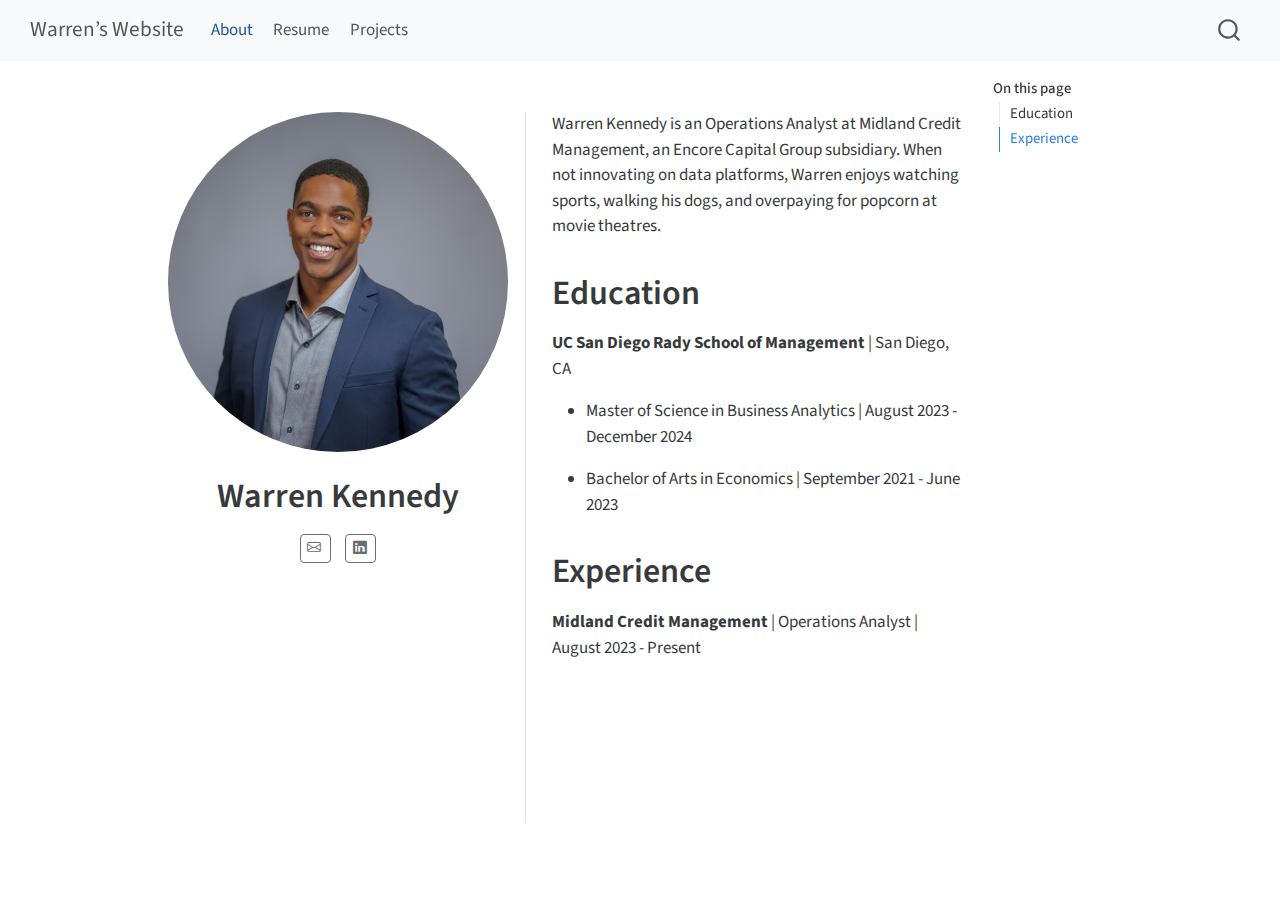
<file: docs/index.html>
<!DOCTYPE html>
<html xmlns="http://www.w3.org/1999/xhtml" lang="en" xml:lang="en"><head>

<meta charset="utf-8">
<meta name="generator" content="quarto-1.4.506">

<meta name="viewport" content="width=device-width, initial-scale=1.0, user-scalable=yes">


<title>Warren’s Website - Warren Kennedy</title>
<style>
code{white-space: pre-wrap;}
span.smallcaps{font-variant: small-caps;}
div.columns{display: flex; gap: min(4vw, 1.5em);}
div.column{flex: auto; overflow-x: auto;}
div.hanging-indent{margin-left: 1.5em; text-indent: -1.5em;}
ul.task-list{list-style: none;}
ul.task-list li input[type="checkbox"] {
  width: 0.8em;
  margin: 0 0.8em 0.2em -1em; /* quarto-specific, see https://github.com/quarto-dev/quarto-cli/issues/4556 */ 
  vertical-align: middle;
}
</style>


<script src="site_libs/quarto-nav/quarto-nav.js"></script>
<script src="site_libs/quarto-nav/headroom.min.js"></script>
<script src="site_libs/clipboard/clipboard.min.js"></script>
<script src="site_libs/quarto-search/autocomplete.umd.js"></script>
<script src="site_libs/quarto-search/fuse.min.js"></script>
<script src="site_libs/quarto-search/quarto-search.js"></script>
<meta name="quarto:offset" content="./">
<script src="site_libs/quarto-html/quarto.js"></script>
<script src="site_libs/quarto-html/popper.min.js"></script>
<script src="site_libs/quarto-html/tippy.umd.min.js"></script>
<link href="site_libs/quarto-html/tippy.css" rel="stylesheet">
<link href="site_libs/quarto-html/quarto-syntax-highlighting.css" rel="stylesheet" id="quarto-text-highlighting-styles">
<script src="site_libs/bootstrap/bootstrap.min.js"></script>
<link href="site_libs/bootstrap/bootstrap-icons.css" rel="stylesheet">
<link href="site_libs/bootstrap/bootstrap.min.css" rel="stylesheet" id="quarto-bootstrap" data-mode="light">
<script id="quarto-search-options" type="application/json">{
  "location": "navbar",
  "copy-button": false,
  "collapse-after": 3,
  "panel-placement": "end",
  "type": "overlay",
  "limit": 50,
  "keyboard-shortcut": [
    "f",
    "/",
    "s"
  ],
  "show-item-context": false,
  "language": {
    "search-no-results-text": "No results",
    "search-matching-documents-text": "matching documents",
    "search-copy-link-title": "Copy link to search",
    "search-hide-matches-text": "Hide additional matches",
    "search-more-match-text": "more match in this document",
    "search-more-matches-text": "more matches in this document",
    "search-clear-button-title": "Clear",
    "search-detached-cancel-button-title": "Cancel",
    "search-submit-button-title": "Submit",
    "search-label": "Search"
  }
}</script>


<link rel="stylesheet" href="styles.css">
</head>

<body class="nav-fixed">

<div id="quarto-search-results"></div>
  <header id="quarto-header" class="headroom fixed-top">
    <nav class="navbar navbar-expand-lg " data-bs-theme="dark">
      <div class="navbar-container container-fluid">
      <div class="navbar-brand-container mx-auto">
    <a class="navbar-brand" href="./index.html">
    <span class="navbar-title">Warren’s Website</span>
    </a>
  </div>
            <div id="quarto-search" class="" title="Search"></div>
          <button class="navbar-toggler" type="button" data-bs-toggle="collapse" data-bs-target="#navbarCollapse" aria-controls="navbarCollapse" aria-expanded="false" aria-label="Toggle navigation" onclick="if (window.quartoToggleHeadroom) { window.quartoToggleHeadroom(); }">
  <span class="navbar-toggler-icon"></span>
</button>
          <div class="collapse navbar-collapse" id="navbarCollapse">
            <ul class="navbar-nav navbar-nav-scroll me-auto">
  <li class="nav-item">
    <a class="nav-link active" href="./index.html" aria-current="page"> 
<span class="menu-text">About</span></a>
  </li>  
  <li class="nav-item">
    <a class="nav-link" href="./resume.html"> 
<span class="menu-text">Resume</span></a>
  </li>  
  <li class="nav-item">
    <a class="nav-link" href="./projects.html"> 
<span class="menu-text">Projects</span></a>
  </li>  
</ul>
          </div> <!-- /navcollapse -->
          <div class="quarto-navbar-tools">
</div>
      </div> <!-- /container-fluid -->
    </nav>
</header>
<!-- content -->
<div id="quarto-content" class="quarto-container page-columns page-rows-contents page-layout-article page-navbar">
<!-- sidebar -->
<!-- margin-sidebar -->
    <div id="quarto-margin-sidebar" class="sidebar margin-sidebar">
        <nav id="TOC" role="doc-toc" class="toc-active">
    <h2 id="toc-title">On this page</h2>
  <ul>
  <li><a href="#education" id="toc-education" class="nav-link active" data-scroll-target="#education">Education</a></li>
  <li><a href="#experience" id="toc-experience" class="nav-link" data-scroll-target="#experience">Experience</a></li>
  </ul>
</nav>
    </div>
<!-- main -->
<div class="quarto-about-trestles">
  <div class="about-entity">
    <img src="files/profile-pic2.jpg" class="about-image
  round " style="height: 20em; width: 20em;">
<header id="title-block-header" class="quarto-title-block default">
<div class="quarto-title">
<h1 class="title">Warren Kennedy</h1>
</div>
<div class="quarto-title-meta">
  </div>
</header>
    <div class="about-links">
  <a href="mailto:warren.kennedy@rady.ucsd.edu" class="about-link" rel="" target="">
    <i class="bi bi-envelope"></i>
     <span class="about-link-text"></span>
  </a>
  <a href="https://www.linkedin.com/in/warrenb-kennedy" class="about-link" rel="" target="">
    <i class="bi bi-linkedin"></i>
     <span class="about-link-text"></span>
  </a>
</div>
  </div>
  <div class="about-contents"><main class="content" id="quarto-document-content">

<p>Warren Kennedy is an Operations Analyst at Midland Credit Management, an Encore Capital Group subsidiary. When not innovating on data platforms, Warren enjoys watching sports, walking his dogs, and overpaying for popcorn at movie theatres.</p>
<section id="education" class="level1">
<h1>Education</h1>
<p><strong>UC San Diego Rady School of Management</strong> | San Diego, CA</p>
<ul>
<li><p>Master of Science in Business Analytics | August 2023 - December 2024</p></li>
<li><p>Bachelor of Arts in Economics | September 2021 - June 2023</p></li>
</ul>
</section>
<section id="experience" class="level1">
<h1>Experience</h1>
<p><strong>Midland Credit Management</strong> | Operations Analyst | August 2023 - Present</p>


</section>
</main></div>
</div>
 <!-- /main -->
<script id="quarto-html-after-body" type="application/javascript">
window.document.addEventListener("DOMContentLoaded", function (event) {
  const toggleBodyColorMode = (bsSheetEl) => {
    const mode = bsSheetEl.getAttribute("data-mode");
    const bodyEl = window.document.querySelector("body");
    if (mode === "dark") {
      bodyEl.classList.add("quarto-dark");
      bodyEl.classList.remove("quarto-light");
    } else {
      bodyEl.classList.add("quarto-light");
      bodyEl.classList.remove("quarto-dark");
    }
  }
  const toggleBodyColorPrimary = () => {
    const bsSheetEl = window.document.querySelector("link#quarto-bootstrap");
    if (bsSheetEl) {
      toggleBodyColorMode(bsSheetEl);
    }
  }
  toggleBodyColorPrimary();  
  const isCodeAnnotation = (el) => {
    for (const clz of el.classList) {
      if (clz.startsWith('code-annotation-')) {                     
        return true;
      }
    }
    return false;
  }
  const clipboard = new window.ClipboardJS('.code-copy-button', {
    text: function(trigger) {
      const codeEl = trigger.previousElementSibling.cloneNode(true);
      for (const childEl of codeEl.children) {
        if (isCodeAnnotation(childEl)) {
          childEl.remove();
        }
      }
      return codeEl.innerText;
    }
  });
  clipboard.on('success', function(e) {
    // button target
    const button = e.trigger;
    // don't keep focus
    button.blur();
    // flash "checked"
    button.classList.add('code-copy-button-checked');
    var currentTitle = button.getAttribute("title");
    button.setAttribute("title", "Copied!");
    let tooltip;
    if (window.bootstrap) {
      button.setAttribute("data-bs-toggle", "tooltip");
      button.setAttribute("data-bs-placement", "left");
      button.setAttribute("data-bs-title", "Copied!");
      tooltip = new bootstrap.Tooltip(button, 
        { trigger: "manual", 
          customClass: "code-copy-button-tooltip",
          offset: [0, -8]});
      tooltip.show();    
    }
    setTimeout(function() {
      if (tooltip) {
        tooltip.hide();
        button.removeAttribute("data-bs-title");
        button.removeAttribute("data-bs-toggle");
        button.removeAttribute("data-bs-placement");
      }
      button.setAttribute("title", currentTitle);
      button.classList.remove('code-copy-button-checked');
    }, 1000);
    // clear code selection
    e.clearSelection();
  });
  function tippyHover(el, contentFn, onTriggerFn, onUntriggerFn) {
    const config = {
      allowHTML: true,
      maxWidth: 500,
      delay: 100,
      arrow: false,
      appendTo: function(el) {
          return el.parentElement;
      },
      interactive: true,
      interactiveBorder: 10,
      theme: 'quarto',
      placement: 'bottom-start',
    };
    if (contentFn) {
      config.content = contentFn;
    }
    if (onTriggerFn) {
      config.onTrigger = onTriggerFn;
    }
    if (onUntriggerFn) {
      config.onUntrigger = onUntriggerFn;
    }
    window.tippy(el, config); 
  }
  const noterefs = window.document.querySelectorAll('a[role="doc-noteref"]');
  for (var i=0; i<noterefs.length; i++) {
    const ref = noterefs[i];
    tippyHover(ref, function() {
      // use id or data attribute instead here
      let href = ref.getAttribute('data-footnote-href') || ref.getAttribute('href');
      try { href = new URL(href).hash; } catch {}
      const id = href.replace(/^#\/?/, "");
      const note = window.document.getElementById(id);
      return note.innerHTML;
    });
  }
  const xrefs = window.document.querySelectorAll('a.quarto-xref');
  const processXRef = (id, note) => {
    // Strip column container classes
    const stripColumnClz = (el) => {
      el.classList.remove("page-full", "page-columns");
      if (el.children) {
        for (const child of el.children) {
          stripColumnClz(child);
        }
      }
    }
    stripColumnClz(note)
    const typesetMath = (el) => {
      if (window.MathJax) {
        // MathJax Typeset
        window.MathJax.typeset([el]);
      } else if (window.katex) {
        // KaTeX Render
        var mathElements = el.getElementsByClassName("math");
        var macros = [];
        for (var i = 0; i < mathElements.length; i++) {
          var texText = mathElements[i].firstChild;
          if (mathElements[i].tagName == "SPAN") {
            window.katex.render(texText.data, mathElements[i], {
              displayMode: mathElements[i].classList.contains('display'),
              throwOnError: false,
              macros: macros,
              fleqn: false
            });
          }
        }
      }
    }
    if (id === null || id.startsWith('sec-')) {
      // Special case sections, only their first couple elements
      const container = document.createElement("div");
      if (note.children && note.children.length > 2) {
        container.appendChild(note.children[0].cloneNode(true));
        for (let i = 1; i < note.children.length; i++) {
          const child = note.children[i];
          if (child.tagName === "P" && child.innerText === "") {
            continue;
          } else {
            container.appendChild(child.cloneNode(true));
            break;
          }
        }
        typesetMath(container);
        return container.innerHTML
      } else {
        typesetMath(note);
        return note.innerHTML;
      }
    } else {
      // Remove any anchor links if they are present
      const anchorLink = note.querySelector('a.anchorjs-link');
      if (anchorLink) {
        anchorLink.remove();
      }
      typesetMath(note);
      return note.innerHTML;
    }
  }
  for (var i=0; i<xrefs.length; i++) {
    const xref = xrefs[i];
    tippyHover(xref, undefined, function(instance) {
      instance.disable();
      let url = xref.getAttribute('href');
      let hash = undefined; 
      if (url.startsWith('#')) {
        hash = url;
      } else {
        try { hash = new URL(url).hash; } catch {}
      }
      if (hash) {
        const id = hash.replace(/^#\/?/, "");
        const note = window.document.getElementById(id);
        if (note !== null) {
          try {
            const html = processXRef(id, note.cloneNode(true));
            instance.setContent(html);
          } finally {
            instance.enable();
            instance.show();
          }
        } else {
          // See if we can fetch this
          fetch(url.split('#')[0])
          .then(res => res.text())
          .then(html => {
            const parser = new DOMParser();
            const htmlDoc = parser.parseFromString(html, "text/html");
            const note = htmlDoc.getElementById(id);
            if (note !== null) {
              const html = processXRef(id, note);
              instance.setContent(html);
            } 
          }).finally(() => {
            instance.enable();
            instance.show();
          });
        }
      } else {
        // See if we can fetch a full url (with no hash to target)
        // This is a special case and we should probably do some content thinning / targeting
        fetch(url)
        .then(res => res.text())
        .then(html => {
          const parser = new DOMParser();
          const htmlDoc = parser.parseFromString(html, "text/html");
          const note = htmlDoc.querySelector('main.content');
          if (note !== null) {
            // This should only happen for chapter cross references
            // (since there is no id in the URL)
            // remove the first header
            if (note.children.length > 0 && note.children[0].tagName === "HEADER") {
              note.children[0].remove();
            }
            const html = processXRef(null, note);
            instance.setContent(html);
          } 
        }).finally(() => {
          instance.enable();
          instance.show();
        });
      }
    }, function(instance) {
    });
  }
      let selectedAnnoteEl;
      const selectorForAnnotation = ( cell, annotation) => {
        let cellAttr = 'data-code-cell="' + cell + '"';
        let lineAttr = 'data-code-annotation="' +  annotation + '"';
        const selector = 'span[' + cellAttr + '][' + lineAttr + ']';
        return selector;
      }
      const selectCodeLines = (annoteEl) => {
        const doc = window.document;
        const targetCell = annoteEl.getAttribute("data-target-cell");
        const targetAnnotation = annoteEl.getAttribute("data-target-annotation");
        const annoteSpan = window.document.querySelector(selectorForAnnotation(targetCell, targetAnnotation));
        const lines = annoteSpan.getAttribute("data-code-lines").split(",");
        const lineIds = lines.map((line) => {
          return targetCell + "-" + line;
        })
        let top = null;
        let height = null;
        let parent = null;
        if (lineIds.length > 0) {
            //compute the position of the single el (top and bottom and make a div)
            const el = window.document.getElementById(lineIds[0]);
            top = el.offsetTop;
            height = el.offsetHeight;
            parent = el.parentElement.parentElement;
          if (lineIds.length > 1) {
            const lastEl = window.document.getElementById(lineIds[lineIds.length - 1]);
            const bottom = lastEl.offsetTop + lastEl.offsetHeight;
            height = bottom - top;
          }
          if (top !== null && height !== null && parent !== null) {
            // cook up a div (if necessary) and position it 
            let div = window.document.getElementById("code-annotation-line-highlight");
            if (div === null) {
              div = window.document.createElement("div");
              div.setAttribute("id", "code-annotation-line-highlight");
              div.style.position = 'absolute';
              parent.appendChild(div);
            }
            div.style.top = top - 2 + "px";
            div.style.height = height + 4 + "px";
            div.style.left = 0;
            let gutterDiv = window.document.getElementById("code-annotation-line-highlight-gutter");
            if (gutterDiv === null) {
              gutterDiv = window.document.createElement("div");
              gutterDiv.setAttribute("id", "code-annotation-line-highlight-gutter");
              gutterDiv.style.position = 'absolute';
              const codeCell = window.document.getElementById(targetCell);
              const gutter = codeCell.querySelector('.code-annotation-gutter');
              gutter.appendChild(gutterDiv);
            }
            gutterDiv.style.top = top - 2 + "px";
            gutterDiv.style.height = height + 4 + "px";
          }
          selectedAnnoteEl = annoteEl;
        }
      };
      const unselectCodeLines = () => {
        const elementsIds = ["code-annotation-line-highlight", "code-annotation-line-highlight-gutter"];
        elementsIds.forEach((elId) => {
          const div = window.document.getElementById(elId);
          if (div) {
            div.remove();
          }
        });
        selectedAnnoteEl = undefined;
      };
        // Handle positioning of the toggle
    window.addEventListener(
      "resize",
      throttle(() => {
        elRect = undefined;
        if (selectedAnnoteEl) {
          selectCodeLines(selectedAnnoteEl);
        }
      }, 10)
    );
    function throttle(fn, ms) {
    let throttle = false;
    let timer;
      return (...args) => {
        if(!throttle) { // first call gets through
            fn.apply(this, args);
            throttle = true;
        } else { // all the others get throttled
            if(timer) clearTimeout(timer); // cancel #2
            timer = setTimeout(() => {
              fn.apply(this, args);
              timer = throttle = false;
            }, ms);
        }
      };
    }
      // Attach click handler to the DT
      const annoteDls = window.document.querySelectorAll('dt[data-target-cell]');
      for (const annoteDlNode of annoteDls) {
        annoteDlNode.addEventListener('click', (event) => {
          const clickedEl = event.target;
          if (clickedEl !== selectedAnnoteEl) {
            unselectCodeLines();
            const activeEl = window.document.querySelector('dt[data-target-cell].code-annotation-active');
            if (activeEl) {
              activeEl.classList.remove('code-annotation-active');
            }
            selectCodeLines(clickedEl);
            clickedEl.classList.add('code-annotation-active');
          } else {
            // Unselect the line
            unselectCodeLines();
            clickedEl.classList.remove('code-annotation-active');
          }
        });
      }
  const findCites = (el) => {
    const parentEl = el.parentElement;
    if (parentEl) {
      const cites = parentEl.dataset.cites;
      if (cites) {
        return {
          el,
          cites: cites.split(' ')
        };
      } else {
        return findCites(el.parentElement)
      }
    } else {
      return undefined;
    }
  };
  var bibliorefs = window.document.querySelectorAll('a[role="doc-biblioref"]');
  for (var i=0; i<bibliorefs.length; i++) {
    const ref = bibliorefs[i];
    const citeInfo = findCites(ref);
    if (citeInfo) {
      tippyHover(citeInfo.el, function() {
        var popup = window.document.createElement('div');
        citeInfo.cites.forEach(function(cite) {
          var citeDiv = window.document.createElement('div');
          citeDiv.classList.add('hanging-indent');
          citeDiv.classList.add('csl-entry');
          var biblioDiv = window.document.getElementById('ref-' + cite);
          if (biblioDiv) {
            citeDiv.innerHTML = biblioDiv.innerHTML;
          }
          popup.appendChild(citeDiv);
        });
        return popup.innerHTML;
      });
    }
  }
});
</script>
</div> <!-- /content -->




</body></html>
</file>
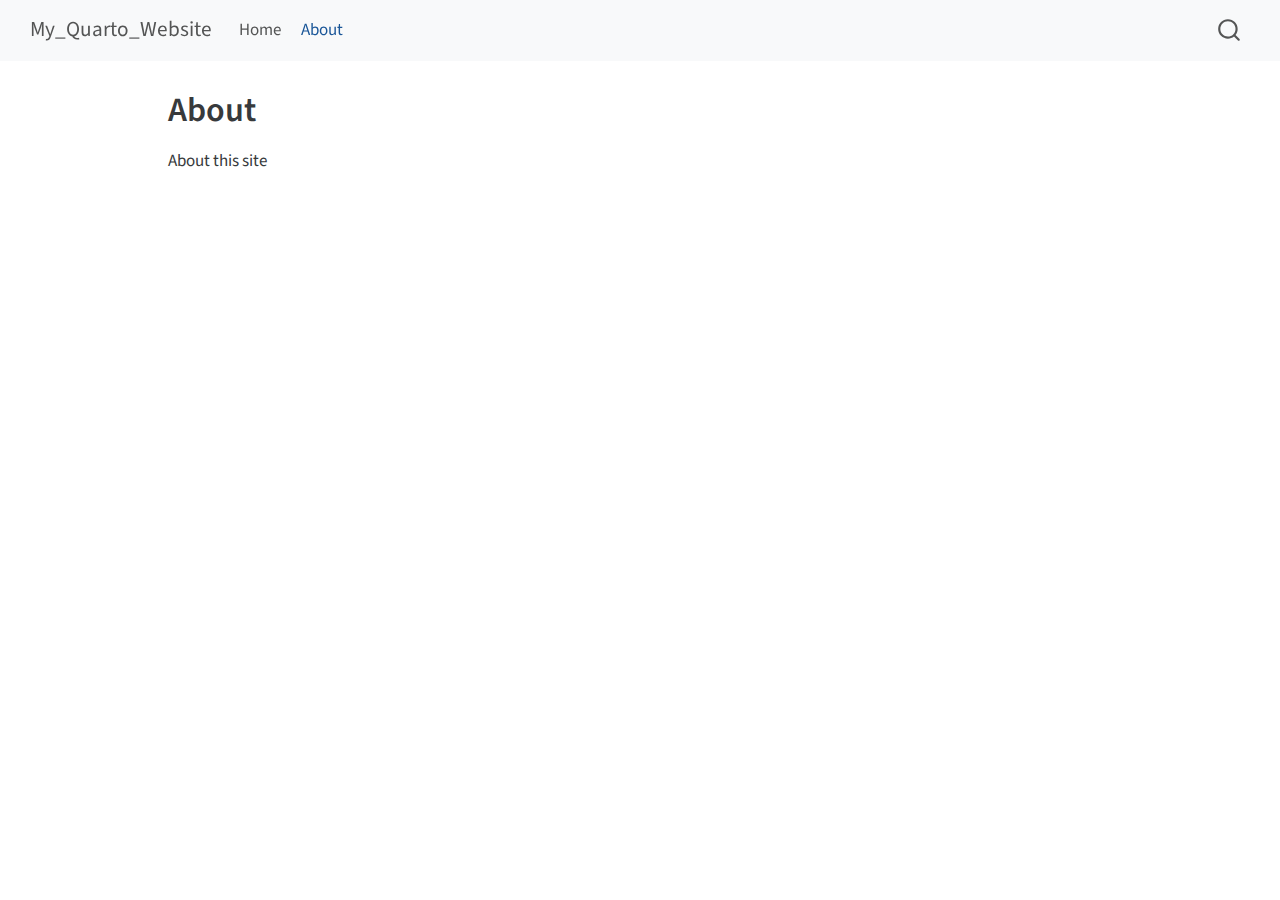
<file: docs/about.html>
<!DOCTYPE html>
<html xmlns="http://www.w3.org/1999/xhtml" lang="en" xml:lang="en"><head>

<meta charset="utf-8">
<meta name="generator" content="quarto-1.4.552">

<meta name="viewport" content="width=device-width, initial-scale=1.0, user-scalable=yes">


<title>My_Quarto_Website - About</title>
<style>
code{white-space: pre-wrap;}
span.smallcaps{font-variant: small-caps;}
div.columns{display: flex; gap: min(4vw, 1.5em);}
div.column{flex: auto; overflow-x: auto;}
div.hanging-indent{margin-left: 1.5em; text-indent: -1.5em;}
ul.task-list{list-style: none;}
ul.task-list li input[type="checkbox"] {
  width: 0.8em;
  margin: 0 0.8em 0.2em -1em; /* quarto-specific, see https://github.com/quarto-dev/quarto-cli/issues/4556 */ 
  vertical-align: middle;
}
</style>


<script src="site_libs/quarto-nav/quarto-nav.js"></script>
<script src="site_libs/quarto-nav/headroom.min.js"></script>
<script src="site_libs/clipboard/clipboard.min.js"></script>
<script src="site_libs/quarto-search/autocomplete.umd.js"></script>
<script src="site_libs/quarto-search/fuse.min.js"></script>
<script src="site_libs/quarto-search/quarto-search.js"></script>
<meta name="quarto:offset" content="./">
<script src="site_libs/quarto-html/quarto.js"></script>
<script src="site_libs/quarto-html/popper.min.js"></script>
<script src="site_libs/quarto-html/tippy.umd.min.js"></script>
<script src="site_libs/quarto-html/anchor.min.js"></script>
<link href="site_libs/quarto-html/tippy.css" rel="stylesheet">
<link href="site_libs/quarto-html/quarto-syntax-highlighting.css" rel="stylesheet" id="quarto-text-highlighting-styles">
<script src="site_libs/bootstrap/bootstrap.min.js"></script>
<link href="site_libs/bootstrap/bootstrap-icons.css" rel="stylesheet">
<link href="site_libs/bootstrap/bootstrap.min.css" rel="stylesheet" id="quarto-bootstrap" data-mode="light">
<script id="quarto-search-options" type="application/json">{
  "location": "navbar",
  "copy-button": false,
  "collapse-after": 3,
  "panel-placement": "end",
  "type": "overlay",
  "limit": 50,
  "keyboard-shortcut": [
    "f",
    "/",
    "s"
  ],
  "show-item-context": false,
  "language": {
    "search-no-results-text": "No results",
    "search-matching-documents-text": "matching documents",
    "search-copy-link-title": "Copy link to search",
    "search-hide-matches-text": "Hide additional matches",
    "search-more-match-text": "more match in this document",
    "search-more-matches-text": "more matches in this document",
    "search-clear-button-title": "Clear",
    "search-text-placeholder": "",
    "search-detached-cancel-button-title": "Cancel",
    "search-submit-button-title": "Submit",
    "search-label": "Search"
  }
}</script>


<link rel="stylesheet" href="styles.css">
</head>

<body class="nav-fixed">

<div id="quarto-search-results"></div>
  <header id="quarto-header" class="headroom fixed-top">
    <nav class="navbar navbar-expand-lg " data-bs-theme="dark">
      <div class="navbar-container container-fluid">
      <div class="navbar-brand-container mx-auto">
    <a class="navbar-brand" href="./index.html">
    <span class="navbar-title">My_Quarto_Website</span>
    </a>
  </div>
            <div id="quarto-search" class="" title="Search"></div>
          <button class="navbar-toggler" type="button" data-bs-toggle="collapse" data-bs-target="#navbarCollapse" aria-controls="navbarCollapse" aria-expanded="false" aria-label="Toggle navigation" onclick="if (window.quartoToggleHeadroom) { window.quartoToggleHeadroom(); }">
  <span class="navbar-toggler-icon"></span>
</button>
          <div class="collapse navbar-collapse" id="navbarCollapse">
            <ul class="navbar-nav navbar-nav-scroll me-auto">
  <li class="nav-item">
    <a class="nav-link" href="./index.html"> 
<span class="menu-text">Home</span></a>
  </li>  
  <li class="nav-item">
    <a class="nav-link active" href="./about.html" aria-current="page"> 
<span class="menu-text">About</span></a>
  </li>  
</ul>
          </div> <!-- /navcollapse -->
          <div class="quarto-navbar-tools">
</div>
      </div> <!-- /container-fluid -->
    </nav>
</header>
<!-- content -->
<div id="quarto-content" class="quarto-container page-columns page-rows-contents page-layout-article page-navbar">
<!-- sidebar -->
<!-- margin-sidebar -->
    <div id="quarto-margin-sidebar" class="sidebar margin-sidebar">
        
    </div>
<!-- main -->
<main class="content" id="quarto-document-content">

<header id="title-block-header" class="quarto-title-block default">
<div class="quarto-title">
<h1 class="title">About</h1>
</div>



<div class="quarto-title-meta">

    
  
    
  </div>
  


</header>


<p>About this site</p>



</main> <!-- /main -->
<script id="quarto-html-after-body" type="application/javascript">
window.document.addEventListener("DOMContentLoaded", function (event) {
  const toggleBodyColorMode = (bsSheetEl) => {
    const mode = bsSheetEl.getAttribute("data-mode");
    const bodyEl = window.document.querySelector("body");
    if (mode === "dark") {
      bodyEl.classList.add("quarto-dark");
      bodyEl.classList.remove("quarto-light");
    } else {
      bodyEl.classList.add("quarto-light");
      bodyEl.classList.remove("quarto-dark");
    }
  }
  const toggleBodyColorPrimary = () => {
    const bsSheetEl = window.document.querySelector("link#quarto-bootstrap");
    if (bsSheetEl) {
      toggleBodyColorMode(bsSheetEl);
    }
  }
  toggleBodyColorPrimary();  
  const icon = "";
  const anchorJS = new window.AnchorJS();
  anchorJS.options = {
    placement: 'right',
    icon: icon
  };
  anchorJS.add('.anchored');
  const isCodeAnnotation = (el) => {
    for (const clz of el.classList) {
      if (clz.startsWith('code-annotation-')) {                     
        return true;
      }
    }
    return false;
  }
  const clipboard = new window.ClipboardJS('.code-copy-button', {
    text: function(trigger) {
      const codeEl = trigger.previousElementSibling.cloneNode(true);
      for (const childEl of codeEl.children) {
        if (isCodeAnnotation(childEl)) {
          childEl.remove();
        }
      }
      return codeEl.innerText;
    }
  });
  clipboard.on('success', function(e) {
    // button target
    const button = e.trigger;
    // don't keep focus
    button.blur();
    // flash "checked"
    button.classList.add('code-copy-button-checked');
    var currentTitle = button.getAttribute("title");
    button.setAttribute("title", "Copied!");
    let tooltip;
    if (window.bootstrap) {
      button.setAttribute("data-bs-toggle", "tooltip");
      button.setAttribute("data-bs-placement", "left");
      button.setAttribute("data-bs-title", "Copied!");
      tooltip = new bootstrap.Tooltip(button, 
        { trigger: "manual", 
          customClass: "code-copy-button-tooltip",
          offset: [0, -8]});
      tooltip.show();    
    }
    setTimeout(function() {
      if (tooltip) {
        tooltip.hide();
        button.removeAttribute("data-bs-title");
        button.removeAttribute("data-bs-toggle");
        button.removeAttribute("data-bs-placement");
      }
      button.setAttribute("title", currentTitle);
      button.classList.remove('code-copy-button-checked');
    }, 1000);
    // clear code selection
    e.clearSelection();
  });
    var localhostRegex = new RegExp(/^(?:http|https):\/\/localhost\:?[0-9]*\//);
    var mailtoRegex = new RegExp(/^mailto:/);
      var filterRegex = new RegExp('/' + window.location.host + '/');
    var isInternal = (href) => {
        return filterRegex.test(href) || localhostRegex.test(href) || mailtoRegex.test(href);
    }
    // Inspect non-navigation links and adorn them if external
 	var links = window.document.querySelectorAll('a[href]:not(.nav-link):not(.navbar-brand):not(.toc-action):not(.sidebar-link):not(.sidebar-item-toggle):not(.pagination-link):not(.no-external):not([aria-hidden]):not(.dropdown-item):not(.quarto-navigation-tool)');
    for (var i=0; i<links.length; i++) {
      const link = links[i];
      if (!isInternal(link.href)) {
        // undo the damage that might have been done by quarto-nav.js in the case of
        // links that we want to consider external
        if (link.dataset.originalHref !== undefined) {
          link.href = link.dataset.originalHref;
        }
      }
    }
  function tippyHover(el, contentFn, onTriggerFn, onUntriggerFn) {
    const config = {
      allowHTML: true,
      maxWidth: 500,
      delay: 100,
      arrow: false,
      appendTo: function(el) {
          return el.parentElement;
      },
      interactive: true,
      interactiveBorder: 10,
      theme: 'quarto',
      placement: 'bottom-start',
    };
    if (contentFn) {
      config.content = contentFn;
    }
    if (onTriggerFn) {
      config.onTrigger = onTriggerFn;
    }
    if (onUntriggerFn) {
      config.onUntrigger = onUntriggerFn;
    }
    window.tippy(el, config); 
  }
  const noterefs = window.document.querySelectorAll('a[role="doc-noteref"]');
  for (var i=0; i<noterefs.length; i++) {
    const ref = noterefs[i];
    tippyHover(ref, function() {
      // use id or data attribute instead here
      let href = ref.getAttribute('data-footnote-href') || ref.getAttribute('href');
      try { href = new URL(href).hash; } catch {}
      const id = href.replace(/^#\/?/, "");
      const note = window.document.getElementById(id);
      if (note) {
        return note.innerHTML;
      } else {
        return "";
      }
    });
  }
  const xrefs = window.document.querySelectorAll('a.quarto-xref');
  const processXRef = (id, note) => {
    // Strip column container classes
    const stripColumnClz = (el) => {
      el.classList.remove("page-full", "page-columns");
      if (el.children) {
        for (const child of el.children) {
          stripColumnClz(child);
        }
      }
    }
    stripColumnClz(note)
    if (id === null || id.startsWith('sec-')) {
      // Special case sections, only their first couple elements
      const container = document.createElement("div");
      if (note.children && note.children.length > 2) {
        container.appendChild(note.children[0].cloneNode(true));
        for (let i = 1; i < note.children.length; i++) {
          const child = note.children[i];
          if (child.tagName === "P" && child.innerText === "") {
            continue;
          } else {
            container.appendChild(child.cloneNode(true));
            break;
          }
        }
        if (window.Quarto?.typesetMath) {
          window.Quarto.typesetMath(container);
        }
        return container.innerHTML
      } else {
        if (window.Quarto?.typesetMath) {
          window.Quarto.typesetMath(note);
        }
        return note.innerHTML;
      }
    } else {
      // Remove any anchor links if they are present
      const anchorLink = note.querySelector('a.anchorjs-link');
      if (anchorLink) {
        anchorLink.remove();
      }
      if (window.Quarto?.typesetMath) {
        window.Quarto.typesetMath(note);
      }
      // TODO in 1.5, we should make sure this works without a callout special case
      if (note.classList.contains("callout")) {
        return note.outerHTML;
      } else {
        return note.innerHTML;
      }
    }
  }
  for (var i=0; i<xrefs.length; i++) {
    const xref = xrefs[i];
    tippyHover(xref, undefined, function(instance) {
      instance.disable();
      let url = xref.getAttribute('href');
      let hash = undefined; 
      if (url.startsWith('#')) {
        hash = url;
      } else {
        try { hash = new URL(url).hash; } catch {}
      }
      if (hash) {
        const id = hash.replace(/^#\/?/, "");
        const note = window.document.getElementById(id);
        if (note !== null) {
          try {
            const html = processXRef(id, note.cloneNode(true));
            instance.setContent(html);
          } finally {
            instance.enable();
            instance.show();
          }
        } else {
          // See if we can fetch this
          fetch(url.split('#')[0])
          .then(res => res.text())
          .then(html => {
            const parser = new DOMParser();
            const htmlDoc = parser.parseFromString(html, "text/html");
            const note = htmlDoc.getElementById(id);
            if (note !== null) {
              const html = processXRef(id, note);
              instance.setContent(html);
            } 
          }).finally(() => {
            instance.enable();
            instance.show();
          });
        }
      } else {
        // See if we can fetch a full url (with no hash to target)
        // This is a special case and we should probably do some content thinning / targeting
        fetch(url)
        .then(res => res.text())
        .then(html => {
          const parser = new DOMParser();
          const htmlDoc = parser.parseFromString(html, "text/html");
          const note = htmlDoc.querySelector('main.content');
          if (note !== null) {
            // This should only happen for chapter cross references
            // (since there is no id in the URL)
            // remove the first header
            if (note.children.length > 0 && note.children[0].tagName === "HEADER") {
              note.children[0].remove();
            }
            const html = processXRef(null, note);
            instance.setContent(html);
          } 
        }).finally(() => {
          instance.enable();
          instance.show();
        });
      }
    }, function(instance) {
    });
  }
      let selectedAnnoteEl;
      const selectorForAnnotation = ( cell, annotation) => {
        let cellAttr = 'data-code-cell="' + cell + '"';
        let lineAttr = 'data-code-annotation="' +  annotation + '"';
        const selector = 'span[' + cellAttr + '][' + lineAttr + ']';
        return selector;
      }
      const selectCodeLines = (annoteEl) => {
        const doc = window.document;
        const targetCell = annoteEl.getAttribute("data-target-cell");
        const targetAnnotation = annoteEl.getAttribute("data-target-annotation");
        const annoteSpan = window.document.querySelector(selectorForAnnotation(targetCell, targetAnnotation));
        const lines = annoteSpan.getAttribute("data-code-lines").split(",");
        const lineIds = lines.map((line) => {
          return targetCell + "-" + line;
        })
        let top = null;
        let height = null;
        let parent = null;
        if (lineIds.length > 0) {
            //compute the position of the single el (top and bottom and make a div)
            const el = window.document.getElementById(lineIds[0]);
            top = el.offsetTop;
            height = el.offsetHeight;
            parent = el.parentElement.parentElement;
          if (lineIds.length > 1) {
            const lastEl = window.document.getElementById(lineIds[lineIds.length - 1]);
            const bottom = lastEl.offsetTop + lastEl.offsetHeight;
            height = bottom - top;
          }
          if (top !== null && height !== null && parent !== null) {
            // cook up a div (if necessary) and position it 
            let div = window.document.getElementById("code-annotation-line-highlight");
            if (div === null) {
              div = window.document.createElement("div");
              div.setAttribute("id", "code-annotation-line-highlight");
              div.style.position = 'absolute';
              parent.appendChild(div);
            }
            div.style.top = top - 2 + "px";
            div.style.height = height + 4 + "px";
            div.style.left = 0;
            let gutterDiv = window.document.getElementById("code-annotation-line-highlight-gutter");
            if (gutterDiv === null) {
              gutterDiv = window.document.createElement("div");
              gutterDiv.setAttribute("id", "code-annotation-line-highlight-gutter");
              gutterDiv.style.position = 'absolute';
              const codeCell = window.document.getElementById(targetCell);
              const gutter = codeCell.querySelector('.code-annotation-gutter');
              gutter.appendChild(gutterDiv);
            }
            gutterDiv.style.top = top - 2 + "px";
            gutterDiv.style.height = height + 4 + "px";
          }
          selectedAnnoteEl = annoteEl;
        }
      };
      const unselectCodeLines = () => {
        const elementsIds = ["code-annotation-line-highlight", "code-annotation-line-highlight-gutter"];
        elementsIds.forEach((elId) => {
          const div = window.document.getElementById(elId);
          if (div) {
            div.remove();
          }
        });
        selectedAnnoteEl = undefined;
      };
        // Handle positioning of the toggle
    window.addEventListener(
      "resize",
      throttle(() => {
        elRect = undefined;
        if (selectedAnnoteEl) {
          selectCodeLines(selectedAnnoteEl);
        }
      }, 10)
    );
    function throttle(fn, ms) {
    let throttle = false;
    let timer;
      return (...args) => {
        if(!throttle) { // first call gets through
            fn.apply(this, args);
            throttle = true;
        } else { // all the others get throttled
            if(timer) clearTimeout(timer); // cancel #2
            timer = setTimeout(() => {
              fn.apply(this, args);
              timer = throttle = false;
            }, ms);
        }
      };
    }
      // Attach click handler to the DT
      const annoteDls = window.document.querySelectorAll('dt[data-target-cell]');
      for (const annoteDlNode of annoteDls) {
        annoteDlNode.addEventListener('click', (event) => {
          const clickedEl = event.target;
          if (clickedEl !== selectedAnnoteEl) {
            unselectCodeLines();
            const activeEl = window.document.querySelector('dt[data-target-cell].code-annotation-active');
            if (activeEl) {
              activeEl.classList.remove('code-annotation-active');
            }
            selectCodeLines(clickedEl);
            clickedEl.classList.add('code-annotation-active');
          } else {
            // Unselect the line
            unselectCodeLines();
            clickedEl.classList.remove('code-annotation-active');
          }
        });
      }
  const findCites = (el) => {
    const parentEl = el.parentElement;
    if (parentEl) {
      const cites = parentEl.dataset.cites;
      if (cites) {
        return {
          el,
          cites: cites.split(' ')
        };
      } else {
        return findCites(el.parentElement)
      }
    } else {
      return undefined;
    }
  };
  var bibliorefs = window.document.querySelectorAll('a[role="doc-biblioref"]');
  for (var i=0; i<bibliorefs.length; i++) {
    const ref = bibliorefs[i];
    const citeInfo = findCites(ref);
    if (citeInfo) {
      tippyHover(citeInfo.el, function() {
        var popup = window.document.createElement('div');
        citeInfo.cites.forEach(function(cite) {
          var citeDiv = window.document.createElement('div');
          citeDiv.classList.add('hanging-indent');
          citeDiv.classList.add('csl-entry');
          var biblioDiv = window.document.getElementById('ref-' + cite);
          if (biblioDiv) {
            citeDiv.innerHTML = biblioDiv.innerHTML;
          }
          popup.appendChild(citeDiv);
        });
        return popup.innerHTML;
      });
    }
  }
});
</script>
</div> <!-- /content -->




</body></html>
</file>
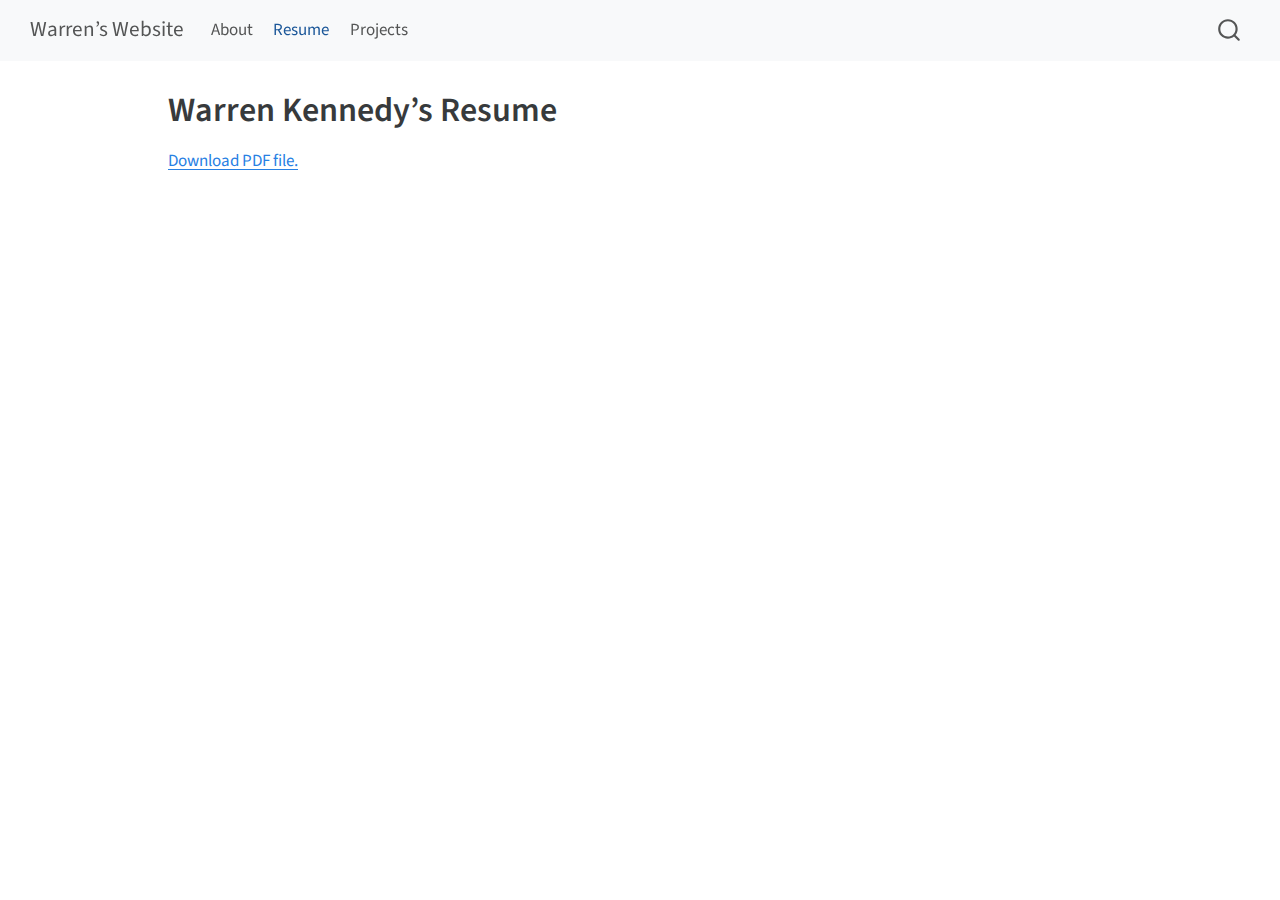
<file: docs/resume.html>
<!DOCTYPE html>
<html xmlns="http://www.w3.org/1999/xhtml" lang="en" xml:lang="en"><head>

<meta charset="utf-8">
<meta name="generator" content="quarto-1.4.506">

<meta name="viewport" content="width=device-width, initial-scale=1.0, user-scalable=yes">


<title>Warren’s Website - Warren Kennedy’s Resume</title>
<style>
code{white-space: pre-wrap;}
span.smallcaps{font-variant: small-caps;}
div.columns{display: flex; gap: min(4vw, 1.5em);}
div.column{flex: auto; overflow-x: auto;}
div.hanging-indent{margin-left: 1.5em; text-indent: -1.5em;}
ul.task-list{list-style: none;}
ul.task-list li input[type="checkbox"] {
  width: 0.8em;
  margin: 0 0.8em 0.2em -1em; /* quarto-specific, see https://github.com/quarto-dev/quarto-cli/issues/4556 */ 
  vertical-align: middle;
}
</style>


<script src="site_libs/quarto-nav/quarto-nav.js"></script>
<script src="site_libs/quarto-nav/headroom.min.js"></script>
<script src="site_libs/clipboard/clipboard.min.js"></script>
<script src="site_libs/quarto-search/autocomplete.umd.js"></script>
<script src="site_libs/quarto-search/fuse.min.js"></script>
<script src="site_libs/quarto-search/quarto-search.js"></script>
<meta name="quarto:offset" content="./">
<script src="site_libs/quarto-html/quarto.js"></script>
<script src="site_libs/quarto-html/popper.min.js"></script>
<script src="site_libs/quarto-html/tippy.umd.min.js"></script>
<script src="site_libs/quarto-html/anchor.min.js"></script>
<link href="site_libs/quarto-html/tippy.css" rel="stylesheet">
<link href="site_libs/quarto-html/quarto-syntax-highlighting.css" rel="stylesheet" id="quarto-text-highlighting-styles">
<script src="site_libs/bootstrap/bootstrap.min.js"></script>
<link href="site_libs/bootstrap/bootstrap-icons.css" rel="stylesheet">
<link href="site_libs/bootstrap/bootstrap.min.css" rel="stylesheet" id="quarto-bootstrap" data-mode="light">
<script id="quarto-search-options" type="application/json">{
  "location": "navbar",
  "copy-button": false,
  "collapse-after": 3,
  "panel-placement": "end",
  "type": "overlay",
  "limit": 50,
  "keyboard-shortcut": [
    "f",
    "/",
    "s"
  ],
  "show-item-context": false,
  "language": {
    "search-no-results-text": "No results",
    "search-matching-documents-text": "matching documents",
    "search-copy-link-title": "Copy link to search",
    "search-hide-matches-text": "Hide additional matches",
    "search-more-match-text": "more match in this document",
    "search-more-matches-text": "more matches in this document",
    "search-clear-button-title": "Clear",
    "search-detached-cancel-button-title": "Cancel",
    "search-submit-button-title": "Submit",
    "search-label": "Search"
  }
}</script>


<link rel="stylesheet" href="styles.css">
</head>

<body class="nav-fixed">

<div id="quarto-search-results"></div>
  <header id="quarto-header" class="headroom fixed-top">
    <nav class="navbar navbar-expand-lg " data-bs-theme="dark">
      <div class="navbar-container container-fluid">
      <div class="navbar-brand-container mx-auto">
    <a class="navbar-brand" href="./index.html">
    <span class="navbar-title">Warren’s Website</span>
    </a>
  </div>
            <div id="quarto-search" class="" title="Search"></div>
          <button class="navbar-toggler" type="button" data-bs-toggle="collapse" data-bs-target="#navbarCollapse" aria-controls="navbarCollapse" aria-expanded="false" aria-label="Toggle navigation" onclick="if (window.quartoToggleHeadroom) { window.quartoToggleHeadroom(); }">
  <span class="navbar-toggler-icon"></span>
</button>
          <div class="collapse navbar-collapse" id="navbarCollapse">
            <ul class="navbar-nav navbar-nav-scroll me-auto">
  <li class="nav-item">
    <a class="nav-link" href="./index.html"> 
<span class="menu-text">About</span></a>
  </li>  
  <li class="nav-item">
    <a class="nav-link active" href="./resume.html" aria-current="page"> 
<span class="menu-text">Resume</span></a>
  </li>  
  <li class="nav-item">
    <a class="nav-link" href="./projects.html"> 
<span class="menu-text">Projects</span></a>
  </li>  
</ul>
          </div> <!-- /navcollapse -->
          <div class="quarto-navbar-tools">
</div>
      </div> <!-- /container-fluid -->
    </nav>
</header>
<!-- content -->
<div id="quarto-content" class="quarto-container page-columns page-rows-contents page-layout-article page-navbar">
<!-- sidebar -->
<!-- margin-sidebar -->
    <div id="quarto-margin-sidebar" class="sidebar margin-sidebar">
        
    </div>
<!-- main -->
<main class="content" id="quarto-document-content">

<header id="title-block-header" class="quarto-title-block default">
<div class="quarto-title">
<h1 class="title">Warren Kennedy’s Resume</h1>
</div>



<div class="quarto-title-meta">

    
  
    
  </div>
  


</header>


<p><object data="files/resume.pdf" type="application/pdf" width="100%" height="800"><a href="files/resume.pdf" download="">Download PDF file.</a></object></p>



</main> <!-- /main -->
<script id="quarto-html-after-body" type="application/javascript">
window.document.addEventListener("DOMContentLoaded", function (event) {
  const toggleBodyColorMode = (bsSheetEl) => {
    const mode = bsSheetEl.getAttribute("data-mode");
    const bodyEl = window.document.querySelector("body");
    if (mode === "dark") {
      bodyEl.classList.add("quarto-dark");
      bodyEl.classList.remove("quarto-light");
    } else {
      bodyEl.classList.add("quarto-light");
      bodyEl.classList.remove("quarto-dark");
    }
  }
  const toggleBodyColorPrimary = () => {
    const bsSheetEl = window.document.querySelector("link#quarto-bootstrap");
    if (bsSheetEl) {
      toggleBodyColorMode(bsSheetEl);
    }
  }
  toggleBodyColorPrimary();  
  const icon = "";
  const anchorJS = new window.AnchorJS();
  anchorJS.options = {
    placement: 'right',
    icon: icon
  };
  anchorJS.add('.anchored');
  const isCodeAnnotation = (el) => {
    for (const clz of el.classList) {
      if (clz.startsWith('code-annotation-')) {                     
        return true;
      }
    }
    return false;
  }
  const clipboard = new window.ClipboardJS('.code-copy-button', {
    text: function(trigger) {
      const codeEl = trigger.previousElementSibling.cloneNode(true);
      for (const childEl of codeEl.children) {
        if (isCodeAnnotation(childEl)) {
          childEl.remove();
        }
      }
      return codeEl.innerText;
    }
  });
  clipboard.on('success', function(e) {
    // button target
    const button = e.trigger;
    // don't keep focus
    button.blur();
    // flash "checked"
    button.classList.add('code-copy-button-checked');
    var currentTitle = button.getAttribute("title");
    button.setAttribute("title", "Copied!");
    let tooltip;
    if (window.bootstrap) {
      button.setAttribute("data-bs-toggle", "tooltip");
      button.setAttribute("data-bs-placement", "left");
      button.setAttribute("data-bs-title", "Copied!");
      tooltip = new bootstrap.Tooltip(button, 
        { trigger: "manual", 
          customClass: "code-copy-button-tooltip",
          offset: [0, -8]});
      tooltip.show();    
    }
    setTimeout(function() {
      if (tooltip) {
        tooltip.hide();
        button.removeAttribute("data-bs-title");
        button.removeAttribute("data-bs-toggle");
        button.removeAttribute("data-bs-placement");
      }
      button.setAttribute("title", currentTitle);
      button.classList.remove('code-copy-button-checked');
    }, 1000);
    // clear code selection
    e.clearSelection();
  });
  function tippyHover(el, contentFn, onTriggerFn, onUntriggerFn) {
    const config = {
      allowHTML: true,
      maxWidth: 500,
      delay: 100,
      arrow: false,
      appendTo: function(el) {
          return el.parentElement;
      },
      interactive: true,
      interactiveBorder: 10,
      theme: 'quarto',
      placement: 'bottom-start',
    };
    if (contentFn) {
      config.content = contentFn;
    }
    if (onTriggerFn) {
      config.onTrigger = onTriggerFn;
    }
    if (onUntriggerFn) {
      config.onUntrigger = onUntriggerFn;
    }
    window.tippy(el, config); 
  }
  const noterefs = window.document.querySelectorAll('a[role="doc-noteref"]');
  for (var i=0; i<noterefs.length; i++) {
    const ref = noterefs[i];
    tippyHover(ref, function() {
      // use id or data attribute instead here
      let href = ref.getAttribute('data-footnote-href') || ref.getAttribute('href');
      try { href = new URL(href).hash; } catch {}
      const id = href.replace(/^#\/?/, "");
      const note = window.document.getElementById(id);
      return note.innerHTML;
    });
  }
  const xrefs = window.document.querySelectorAll('a.quarto-xref');
  const processXRef = (id, note) => {
    // Strip column container classes
    const stripColumnClz = (el) => {
      el.classList.remove("page-full", "page-columns");
      if (el.children) {
        for (const child of el.children) {
          stripColumnClz(child);
        }
      }
    }
    stripColumnClz(note)
    const typesetMath = (el) => {
      if (window.MathJax) {
        // MathJax Typeset
        window.MathJax.typeset([el]);
      } else if (window.katex) {
        // KaTeX Render
        var mathElements = el.getElementsByClassName("math");
        var macros = [];
        for (var i = 0; i < mathElements.length; i++) {
          var texText = mathElements[i].firstChild;
          if (mathElements[i].tagName == "SPAN") {
            window.katex.render(texText.data, mathElements[i], {
              displayMode: mathElements[i].classList.contains('display'),
              throwOnError: false,
              macros: macros,
              fleqn: false
            });
          }
        }
      }
    }
    if (id === null || id.startsWith('sec-')) {
      // Special case sections, only their first couple elements
      const container = document.createElement("div");
      if (note.children && note.children.length > 2) {
        container.appendChild(note.children[0].cloneNode(true));
        for (let i = 1; i < note.children.length; i++) {
          const child = note.children[i];
          if (child.tagName === "P" && child.innerText === "") {
            continue;
          } else {
            container.appendChild(child.cloneNode(true));
            break;
          }
        }
        typesetMath(container);
        return container.innerHTML
      } else {
        typesetMath(note);
        return note.innerHTML;
      }
    } else {
      // Remove any anchor links if they are present
      const anchorLink = note.querySelector('a.anchorjs-link');
      if (anchorLink) {
        anchorLink.remove();
      }
      typesetMath(note);
      return note.innerHTML;
    }
  }
  for (var i=0; i<xrefs.length; i++) {
    const xref = xrefs[i];
    tippyHover(xref, undefined, function(instance) {
      instance.disable();
      let url = xref.getAttribute('href');
      let hash = undefined; 
      if (url.startsWith('#')) {
        hash = url;
      } else {
        try { hash = new URL(url).hash; } catch {}
      }
      if (hash) {
        const id = hash.replace(/^#\/?/, "");
        const note = window.document.getElementById(id);
        if (note !== null) {
          try {
            const html = processXRef(id, note.cloneNode(true));
            instance.setContent(html);
          } finally {
            instance.enable();
            instance.show();
          }
        } else {
          // See if we can fetch this
          fetch(url.split('#')[0])
          .then(res => res.text())
          .then(html => {
            const parser = new DOMParser();
            const htmlDoc = parser.parseFromString(html, "text/html");
            const note = htmlDoc.getElementById(id);
            if (note !== null) {
              const html = processXRef(id, note);
              instance.setContent(html);
            } 
          }).finally(() => {
            instance.enable();
            instance.show();
          });
        }
      } else {
        // See if we can fetch a full url (with no hash to target)
        // This is a special case and we should probably do some content thinning / targeting
        fetch(url)
        .then(res => res.text())
        .then(html => {
          const parser = new DOMParser();
          const htmlDoc = parser.parseFromString(html, "text/html");
          const note = htmlDoc.querySelector('main.content');
          if (note !== null) {
            // This should only happen for chapter cross references
            // (since there is no id in the URL)
            // remove the first header
            if (note.children.length > 0 && note.children[0].tagName === "HEADER") {
              note.children[0].remove();
            }
            const html = processXRef(null, note);
            instance.setContent(html);
          } 
        }).finally(() => {
          instance.enable();
          instance.show();
        });
      }
    }, function(instance) {
    });
  }
      let selectedAnnoteEl;
      const selectorForAnnotation = ( cell, annotation) => {
        let cellAttr = 'data-code-cell="' + cell + '"';
        let lineAttr = 'data-code-annotation="' +  annotation + '"';
        const selector = 'span[' + cellAttr + '][' + lineAttr + ']';
        return selector;
      }
      const selectCodeLines = (annoteEl) => {
        const doc = window.document;
        const targetCell = annoteEl.getAttribute("data-target-cell");
        const targetAnnotation = annoteEl.getAttribute("data-target-annotation");
        const annoteSpan = window.document.querySelector(selectorForAnnotation(targetCell, targetAnnotation));
        const lines = annoteSpan.getAttribute("data-code-lines").split(",");
        const lineIds = lines.map((line) => {
          return targetCell + "-" + line;
        })
        let top = null;
        let height = null;
        let parent = null;
        if (lineIds.length > 0) {
            //compute the position of the single el (top and bottom and make a div)
            const el = window.document.getElementById(lineIds[0]);
            top = el.offsetTop;
            height = el.offsetHeight;
            parent = el.parentElement.parentElement;
          if (lineIds.length > 1) {
            const lastEl = window.document.getElementById(lineIds[lineIds.length - 1]);
            const bottom = lastEl.offsetTop + lastEl.offsetHeight;
            height = bottom - top;
          }
          if (top !== null && height !== null && parent !== null) {
            // cook up a div (if necessary) and position it 
            let div = window.document.getElementById("code-annotation-line-highlight");
            if (div === null) {
              div = window.document.createElement("div");
              div.setAttribute("id", "code-annotation-line-highlight");
              div.style.position = 'absolute';
              parent.appendChild(div);
            }
            div.style.top = top - 2 + "px";
            div.style.height = height + 4 + "px";
            div.style.left = 0;
            let gutterDiv = window.document.getElementById("code-annotation-line-highlight-gutter");
            if (gutterDiv === null) {
              gutterDiv = window.document.createElement("div");
              gutterDiv.setAttribute("id", "code-annotation-line-highlight-gutter");
              gutterDiv.style.position = 'absolute';
              const codeCell = window.document.getElementById(targetCell);
              const gutter = codeCell.querySelector('.code-annotation-gutter');
              gutter.appendChild(gutterDiv);
            }
            gutterDiv.style.top = top - 2 + "px";
            gutterDiv.style.height = height + 4 + "px";
          }
          selectedAnnoteEl = annoteEl;
        }
      };
      const unselectCodeLines = () => {
        const elementsIds = ["code-annotation-line-highlight", "code-annotation-line-highlight-gutter"];
        elementsIds.forEach((elId) => {
          const div = window.document.getElementById(elId);
          if (div) {
            div.remove();
          }
        });
        selectedAnnoteEl = undefined;
      };
        // Handle positioning of the toggle
    window.addEventListener(
      "resize",
      throttle(() => {
        elRect = undefined;
        if (selectedAnnoteEl) {
          selectCodeLines(selectedAnnoteEl);
        }
      }, 10)
    );
    function throttle(fn, ms) {
    let throttle = false;
    let timer;
      return (...args) => {
        if(!throttle) { // first call gets through
            fn.apply(this, args);
            throttle = true;
        } else { // all the others get throttled
            if(timer) clearTimeout(timer); // cancel #2
            timer = setTimeout(() => {
              fn.apply(this, args);
              timer = throttle = false;
            }, ms);
        }
      };
    }
      // Attach click handler to the DT
      const annoteDls = window.document.querySelectorAll('dt[data-target-cell]');
      for (const annoteDlNode of annoteDls) {
        annoteDlNode.addEventListener('click', (event) => {
          const clickedEl = event.target;
          if (clickedEl !== selectedAnnoteEl) {
            unselectCodeLines();
            const activeEl = window.document.querySelector('dt[data-target-cell].code-annotation-active');
            if (activeEl) {
              activeEl.classList.remove('code-annotation-active');
            }
            selectCodeLines(clickedEl);
            clickedEl.classList.add('code-annotation-active');
          } else {
            // Unselect the line
            unselectCodeLines();
            clickedEl.classList.remove('code-annotation-active');
          }
        });
      }
  const findCites = (el) => {
    const parentEl = el.parentElement;
    if (parentEl) {
      const cites = parentEl.dataset.cites;
      if (cites) {
        return {
          el,
          cites: cites.split(' ')
        };
      } else {
        return findCites(el.parentElement)
      }
    } else {
      return undefined;
    }
  };
  var bibliorefs = window.document.querySelectorAll('a[role="doc-biblioref"]');
  for (var i=0; i<bibliorefs.length; i++) {
    const ref = bibliorefs[i];
    const citeInfo = findCites(ref);
    if (citeInfo) {
      tippyHover(citeInfo.el, function() {
        var popup = window.document.createElement('div');
        citeInfo.cites.forEach(function(cite) {
          var citeDiv = window.document.createElement('div');
          citeDiv.classList.add('hanging-indent');
          citeDiv.classList.add('csl-entry');
          var biblioDiv = window.document.getElementById('ref-' + cite);
          if (biblioDiv) {
            citeDiv.innerHTML = biblioDiv.innerHTML;
          }
          popup.appendChild(citeDiv);
        });
        return popup.innerHTML;
      });
    }
  }
});
</script>
</div> <!-- /content -->




</body></html>
</file>
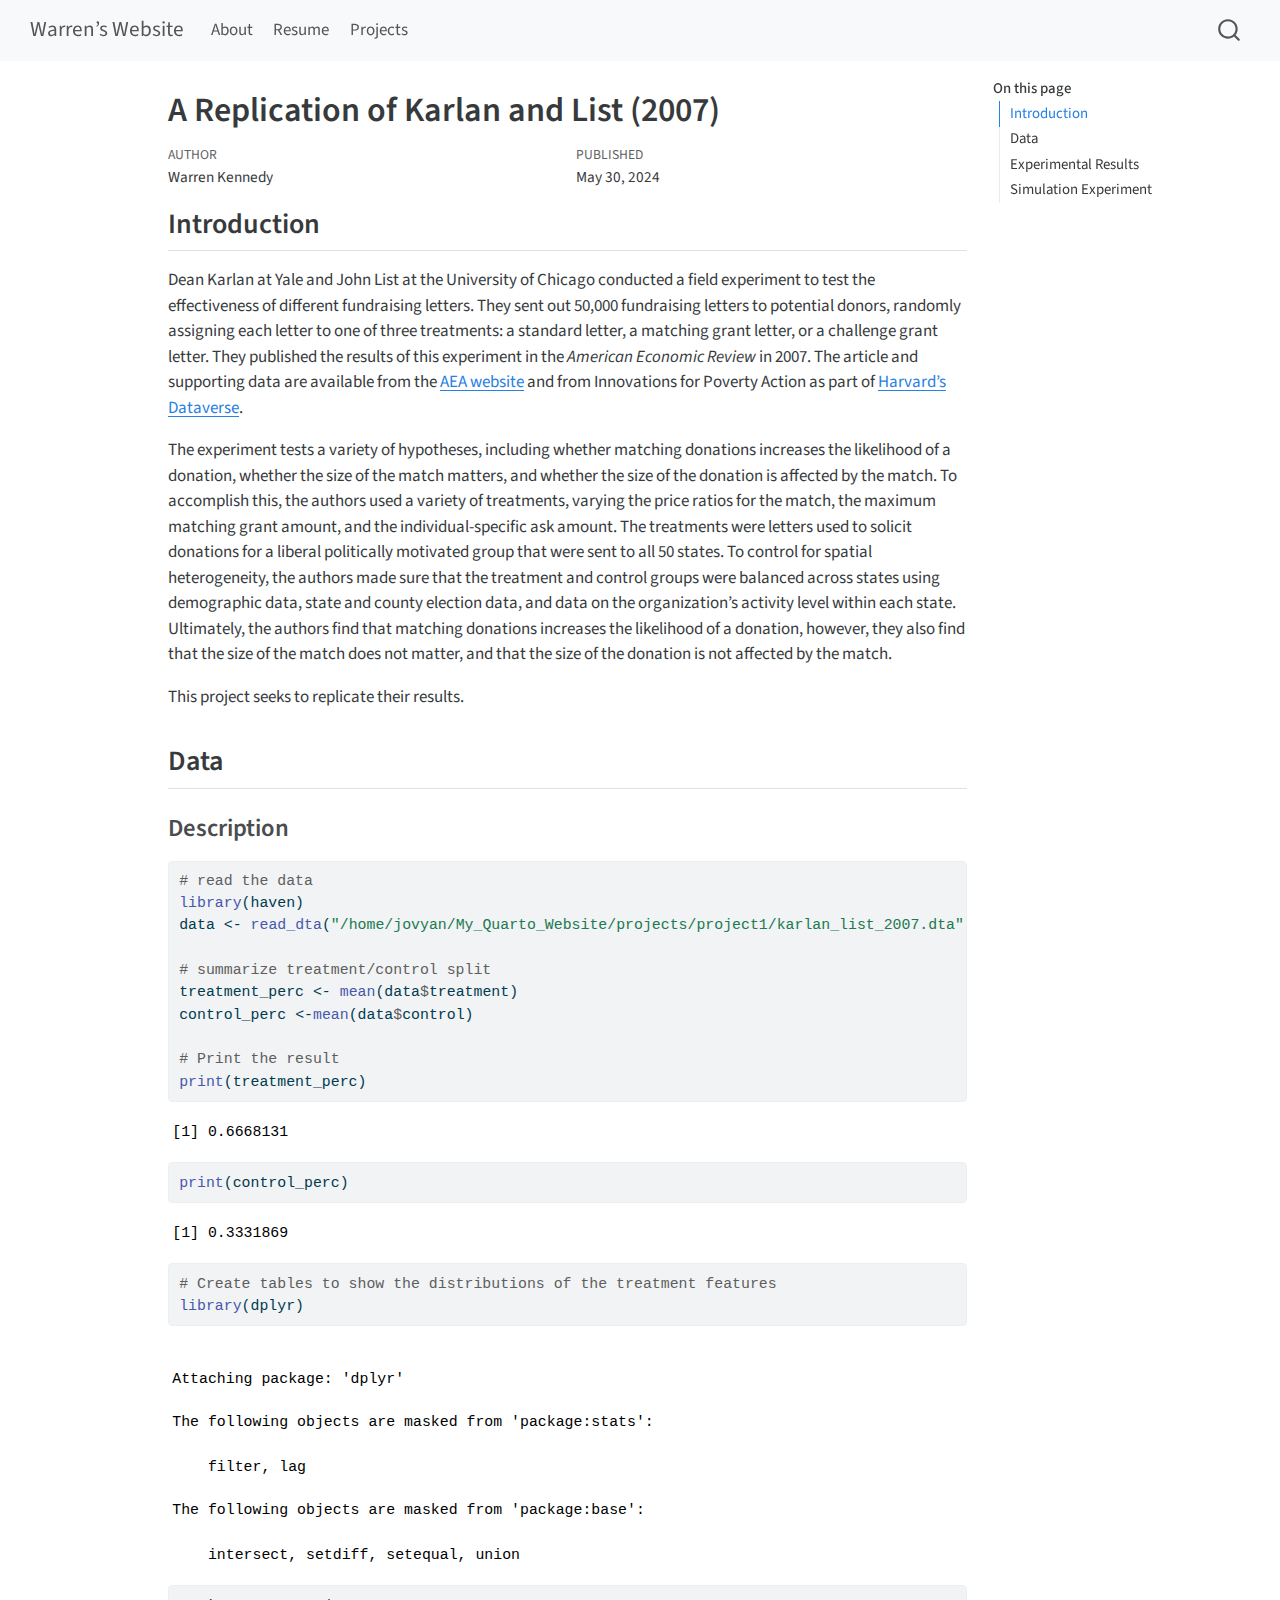
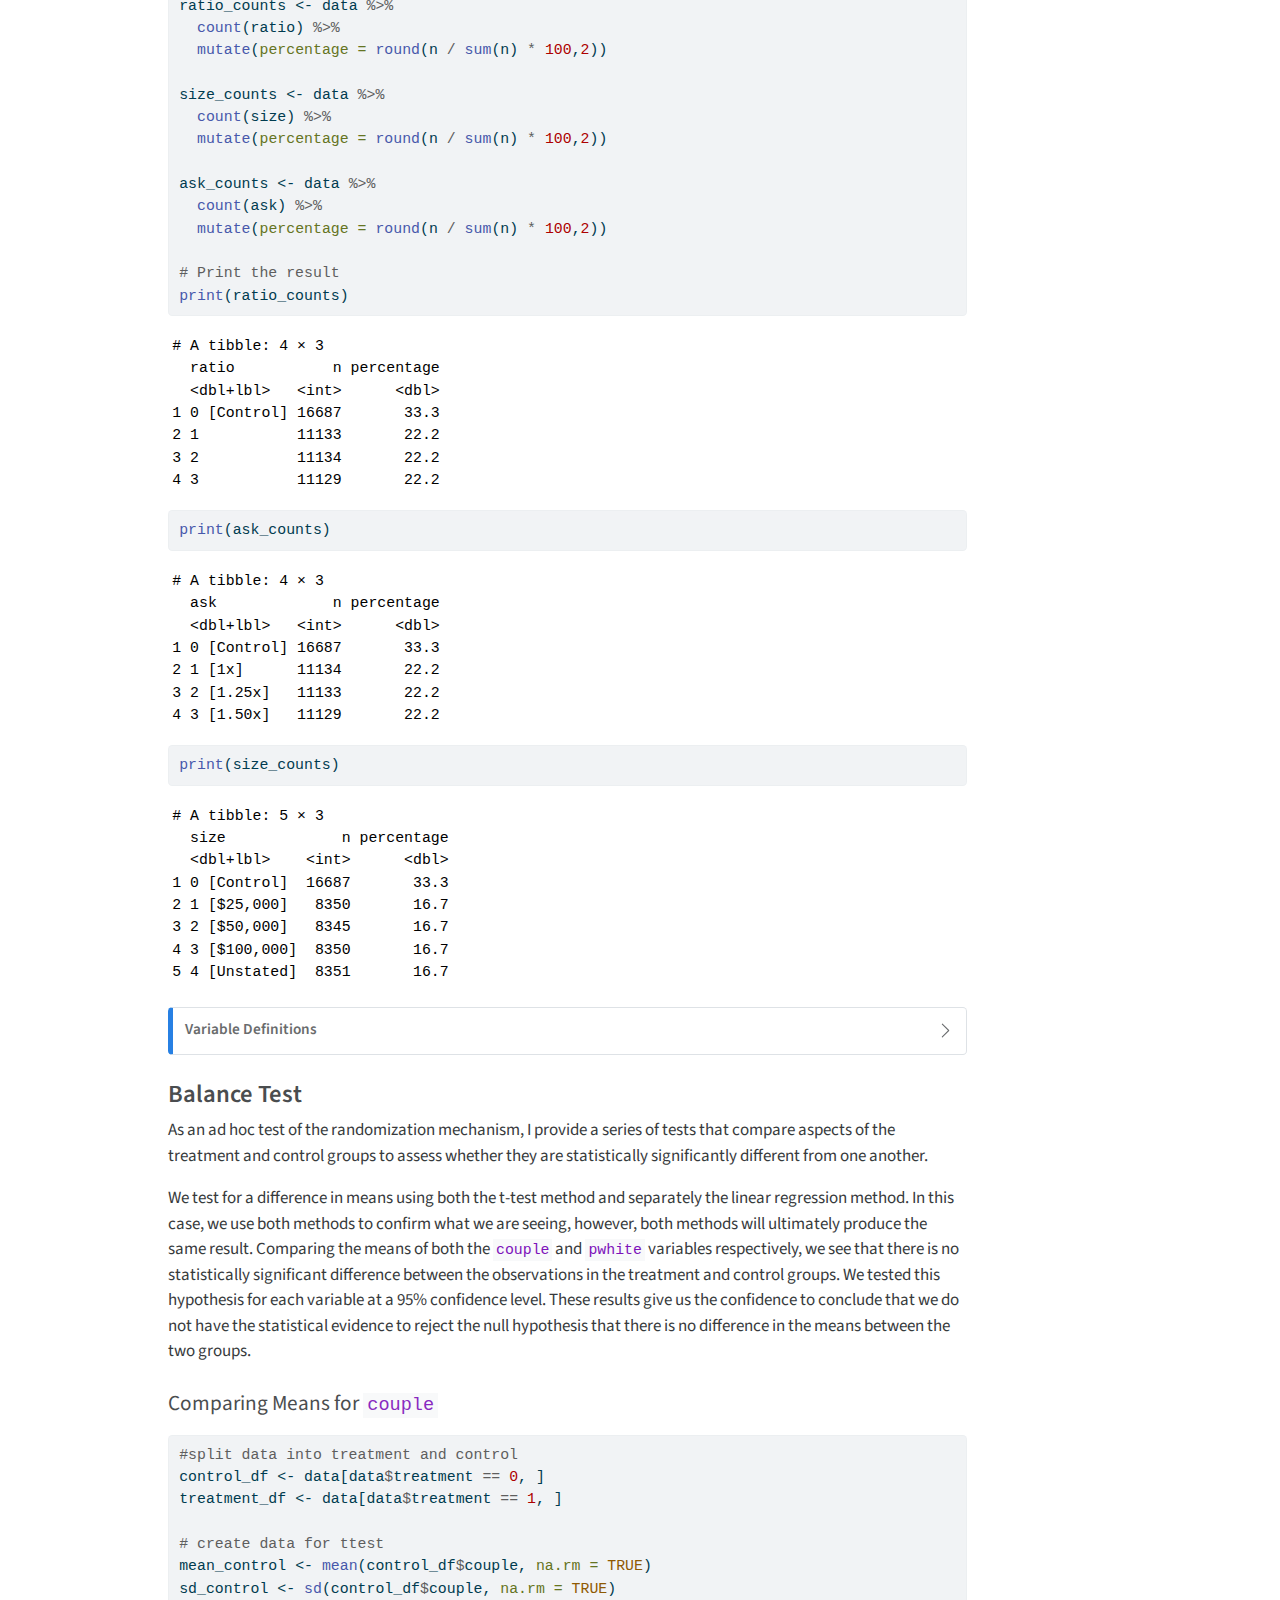
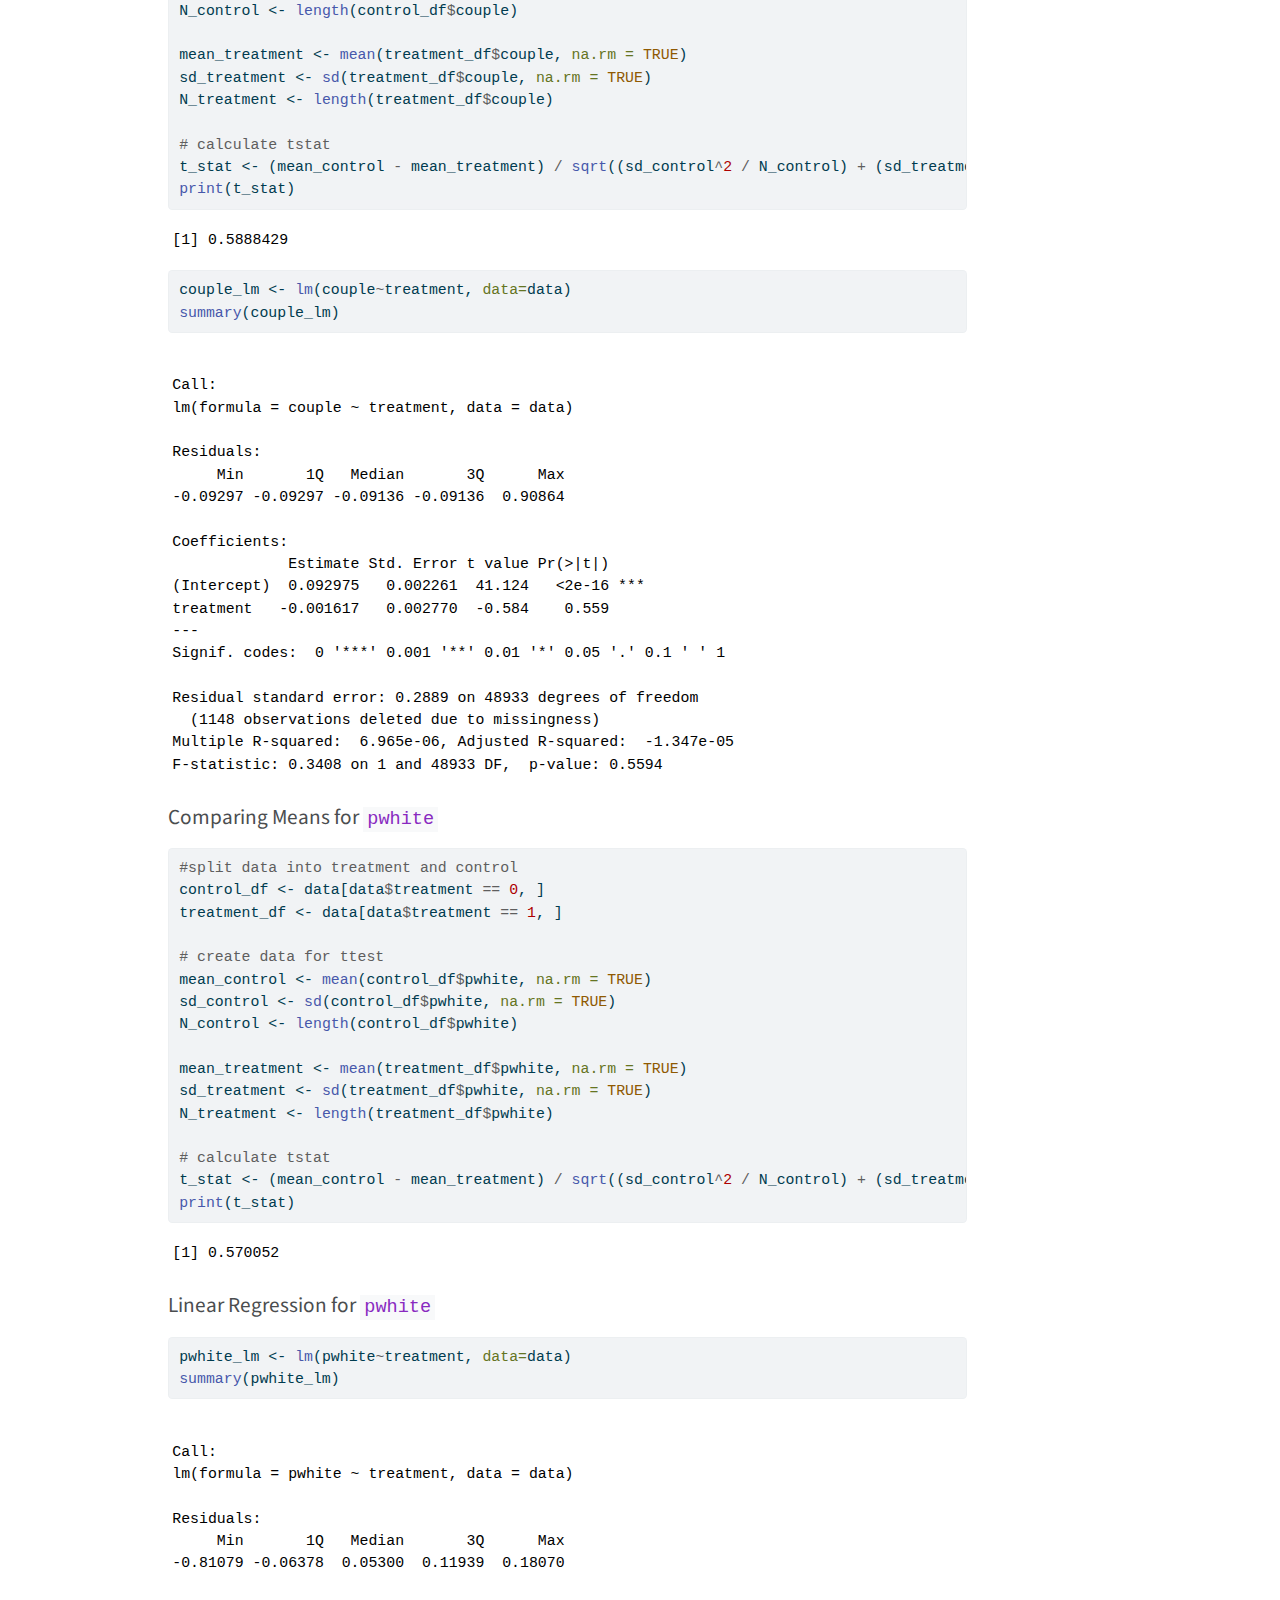
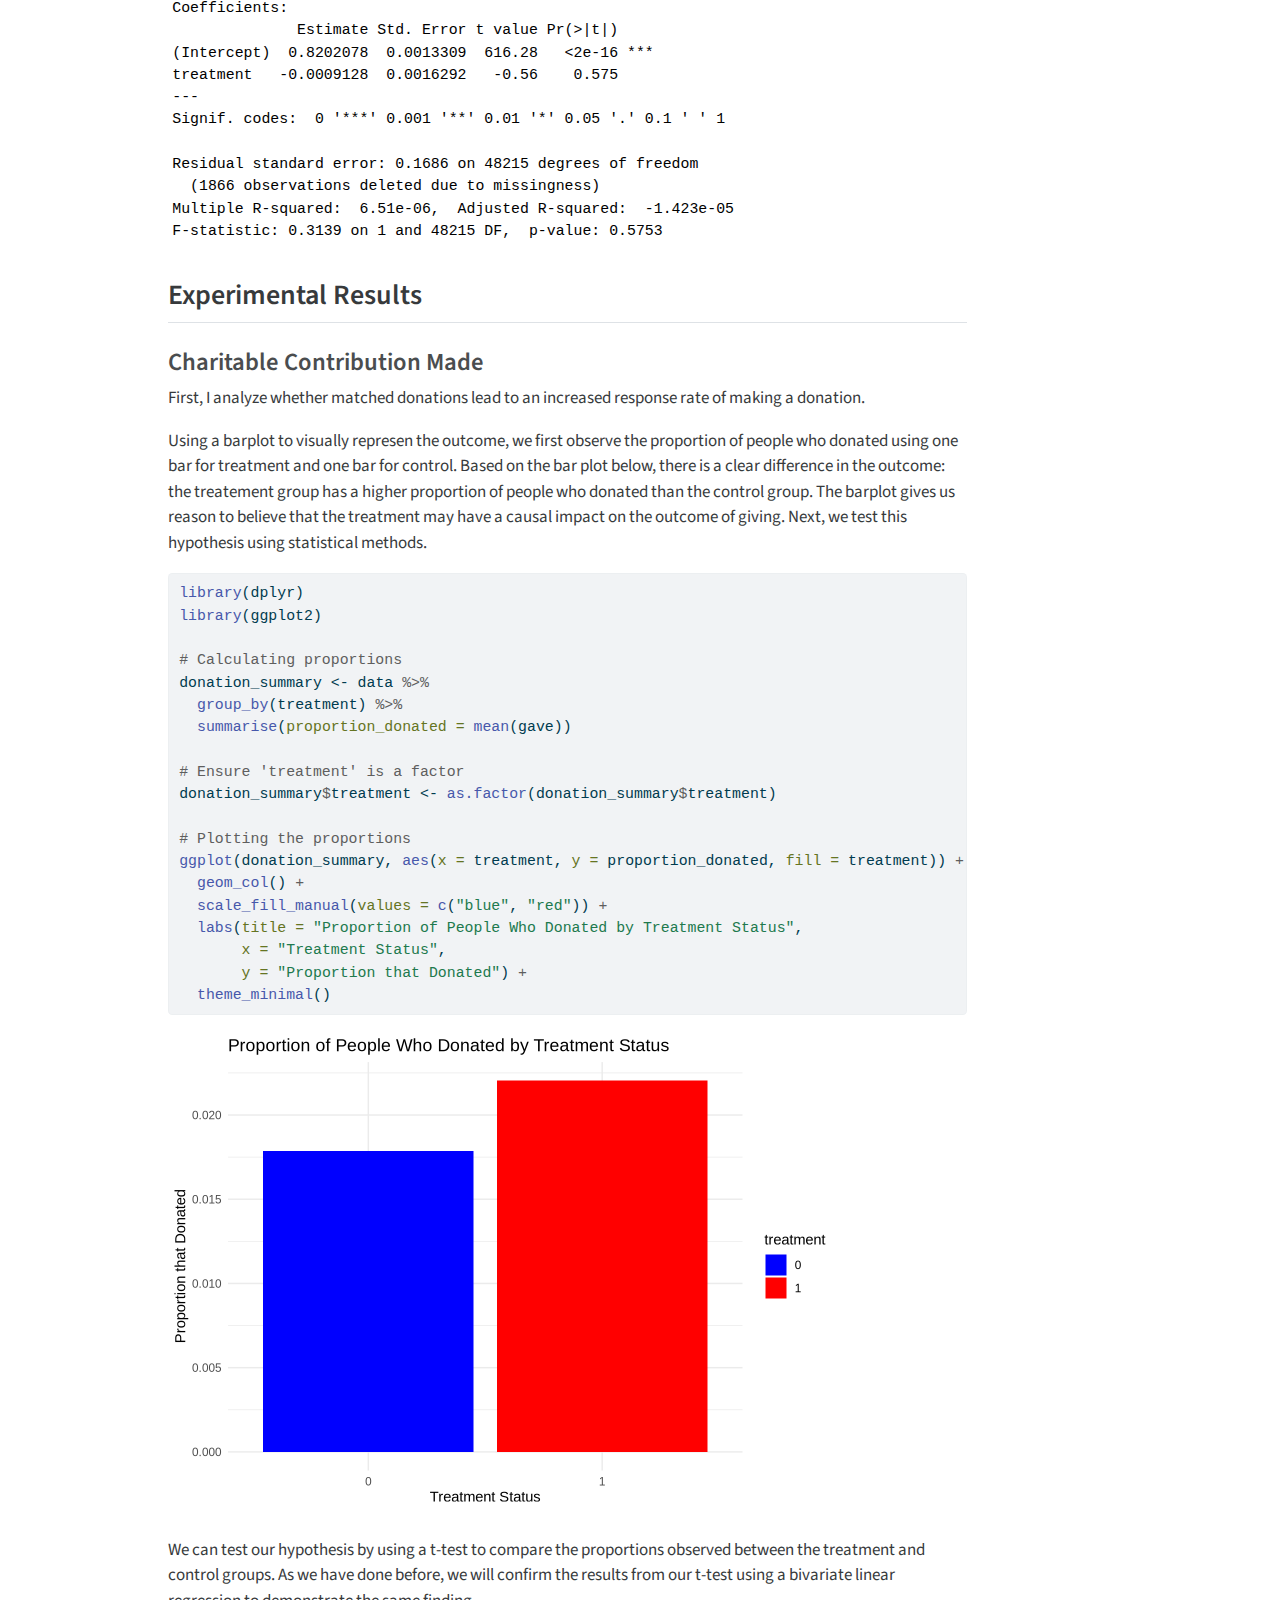
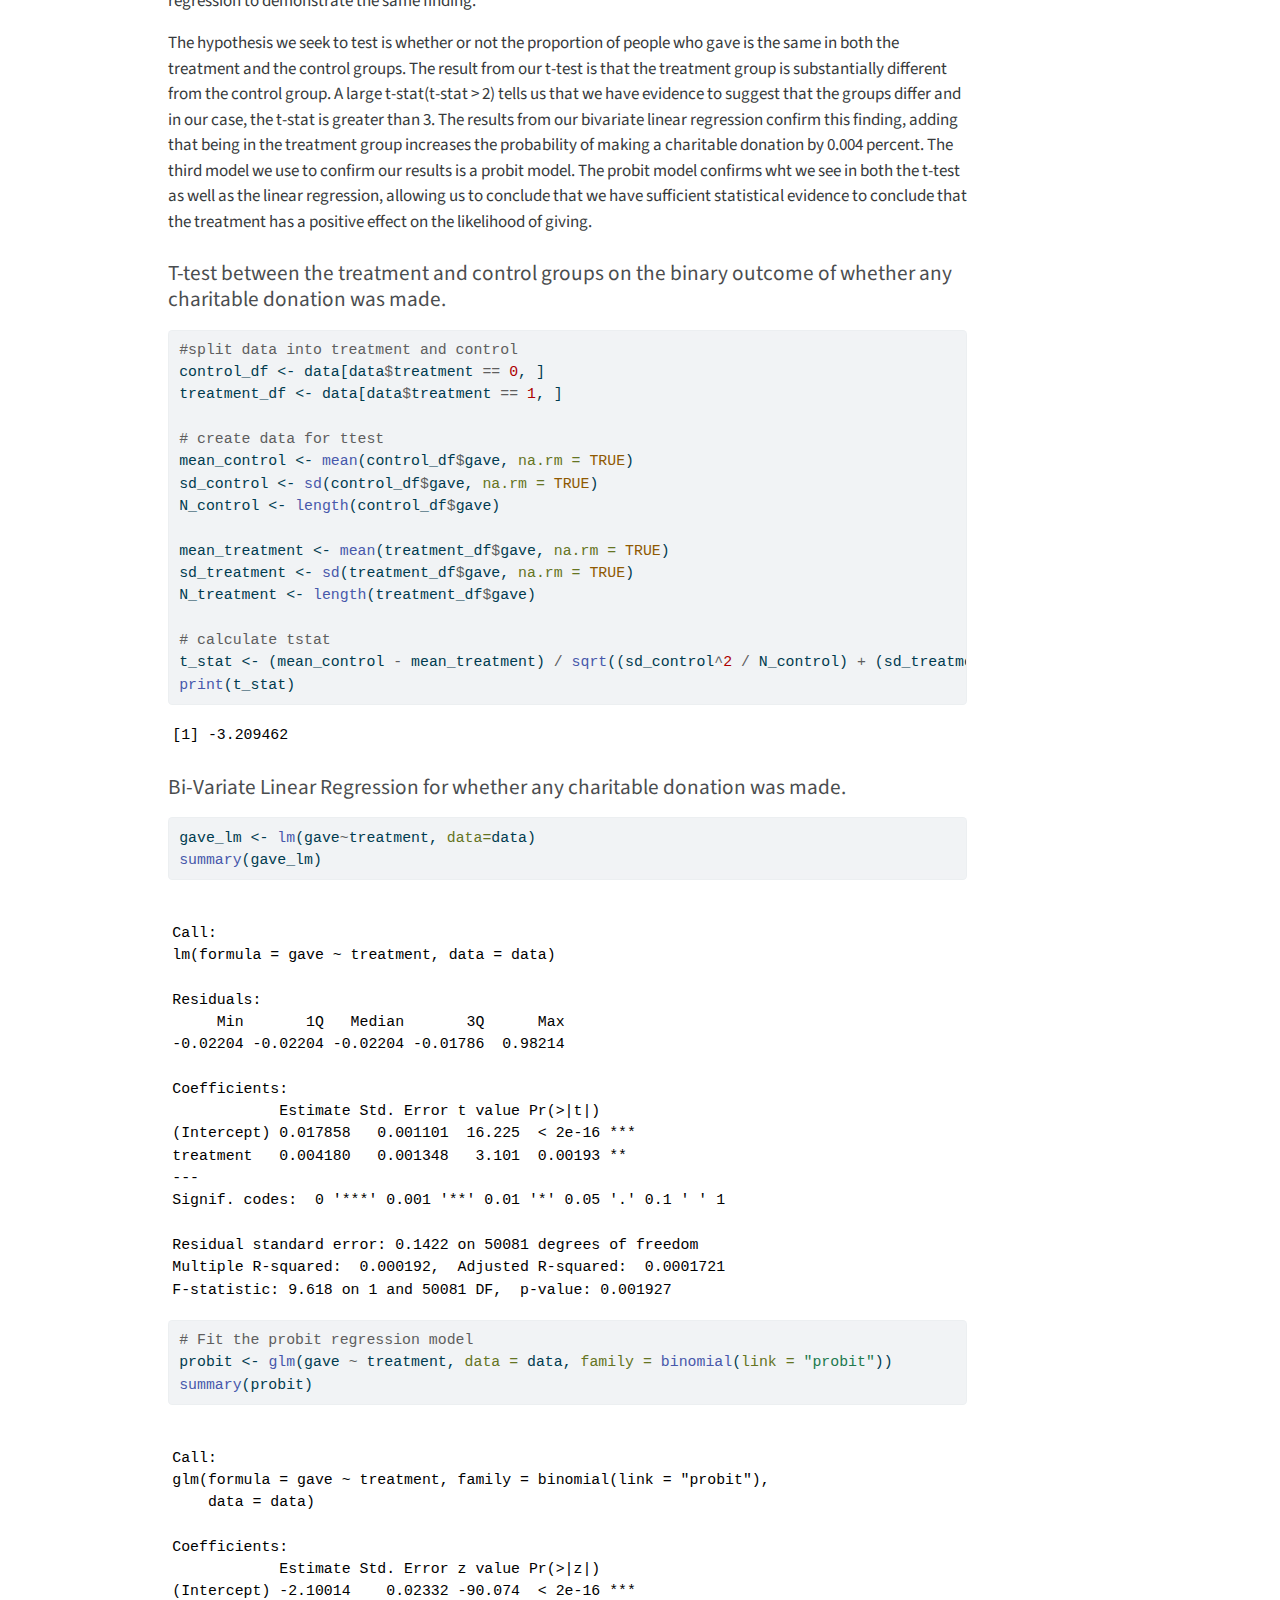
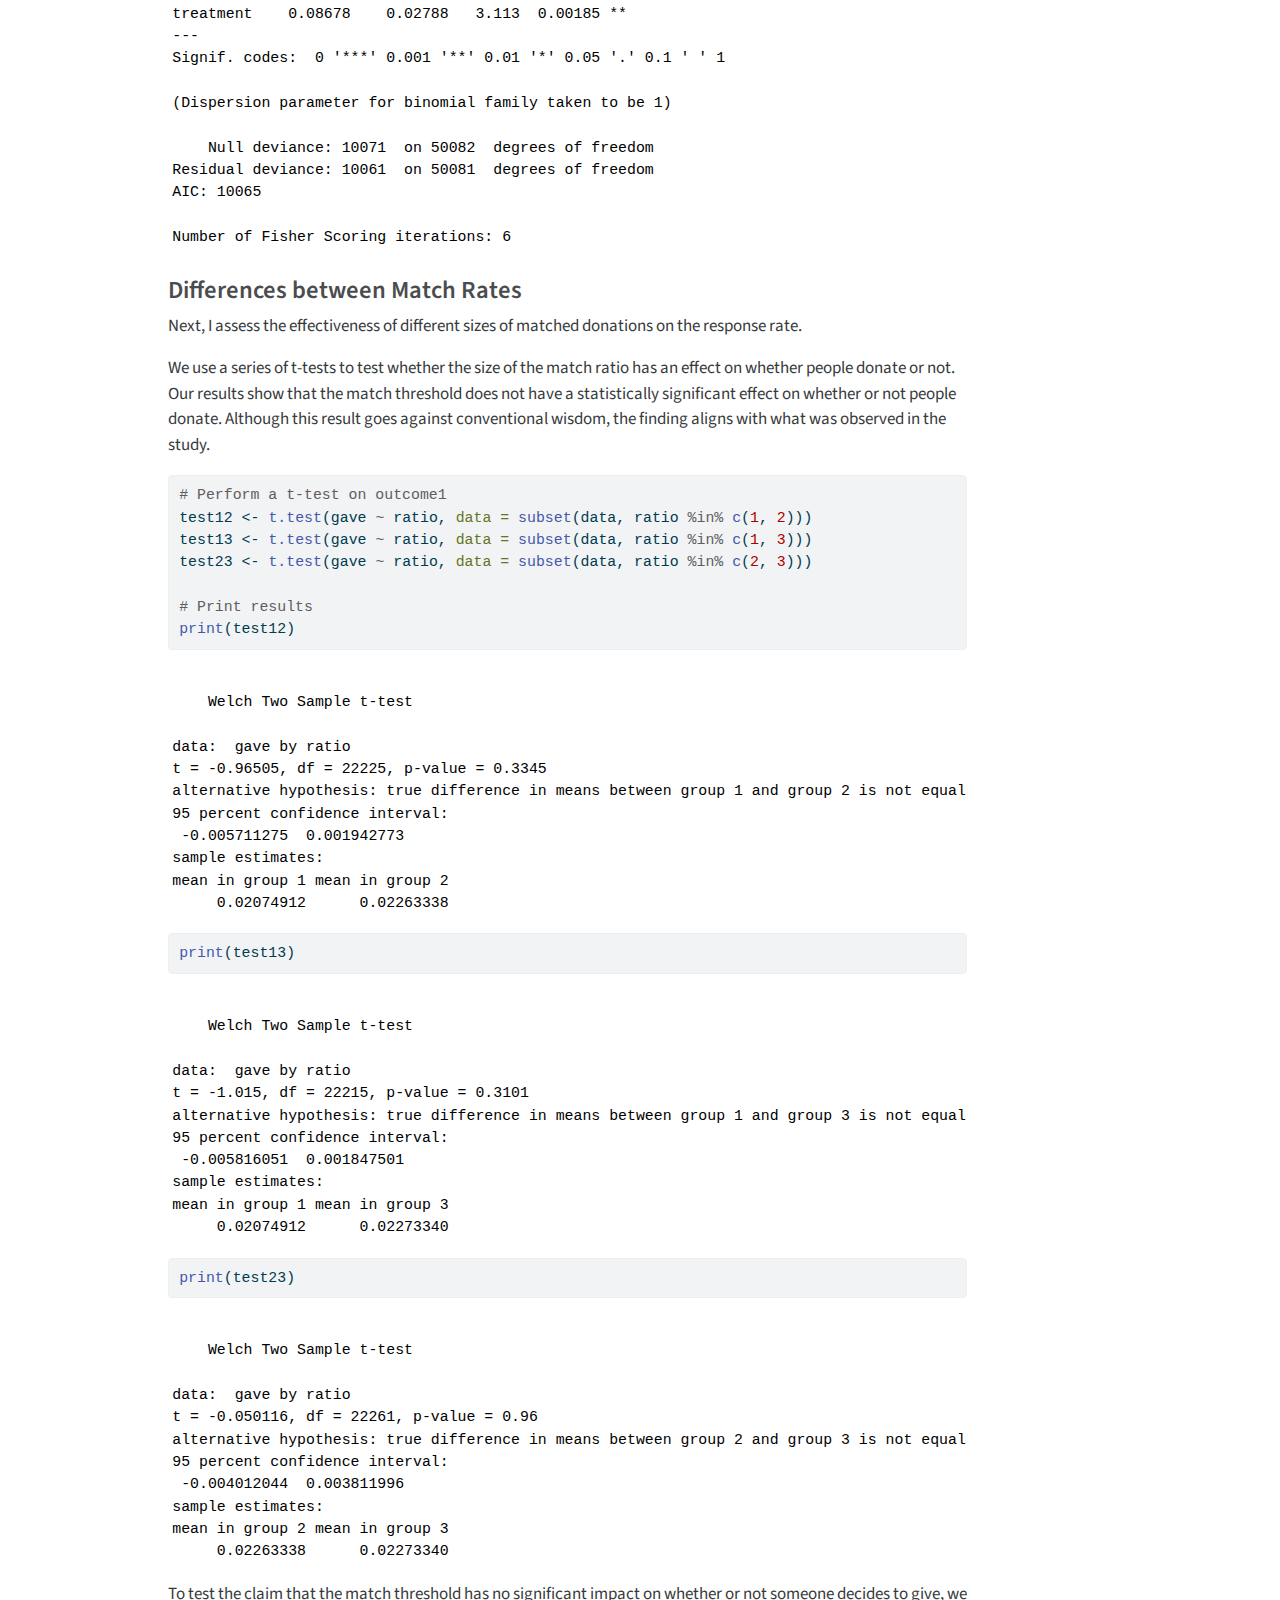
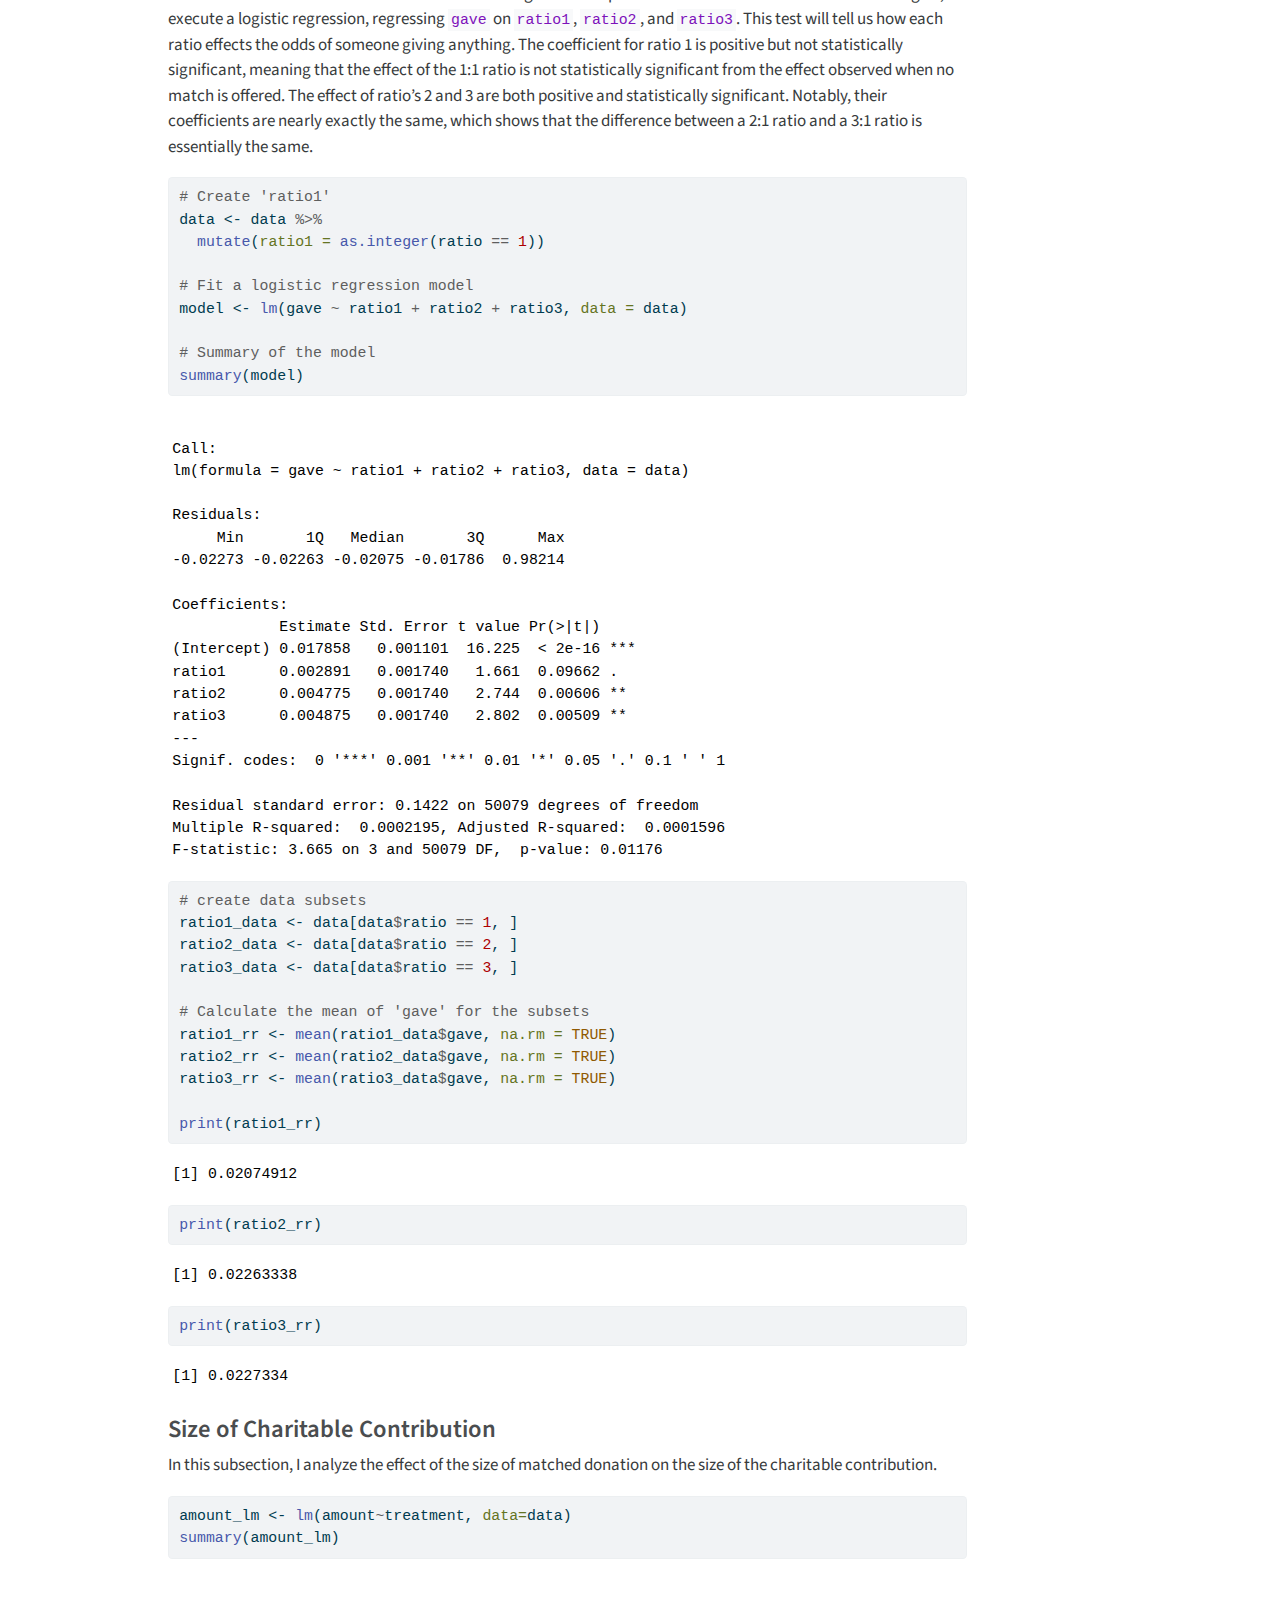
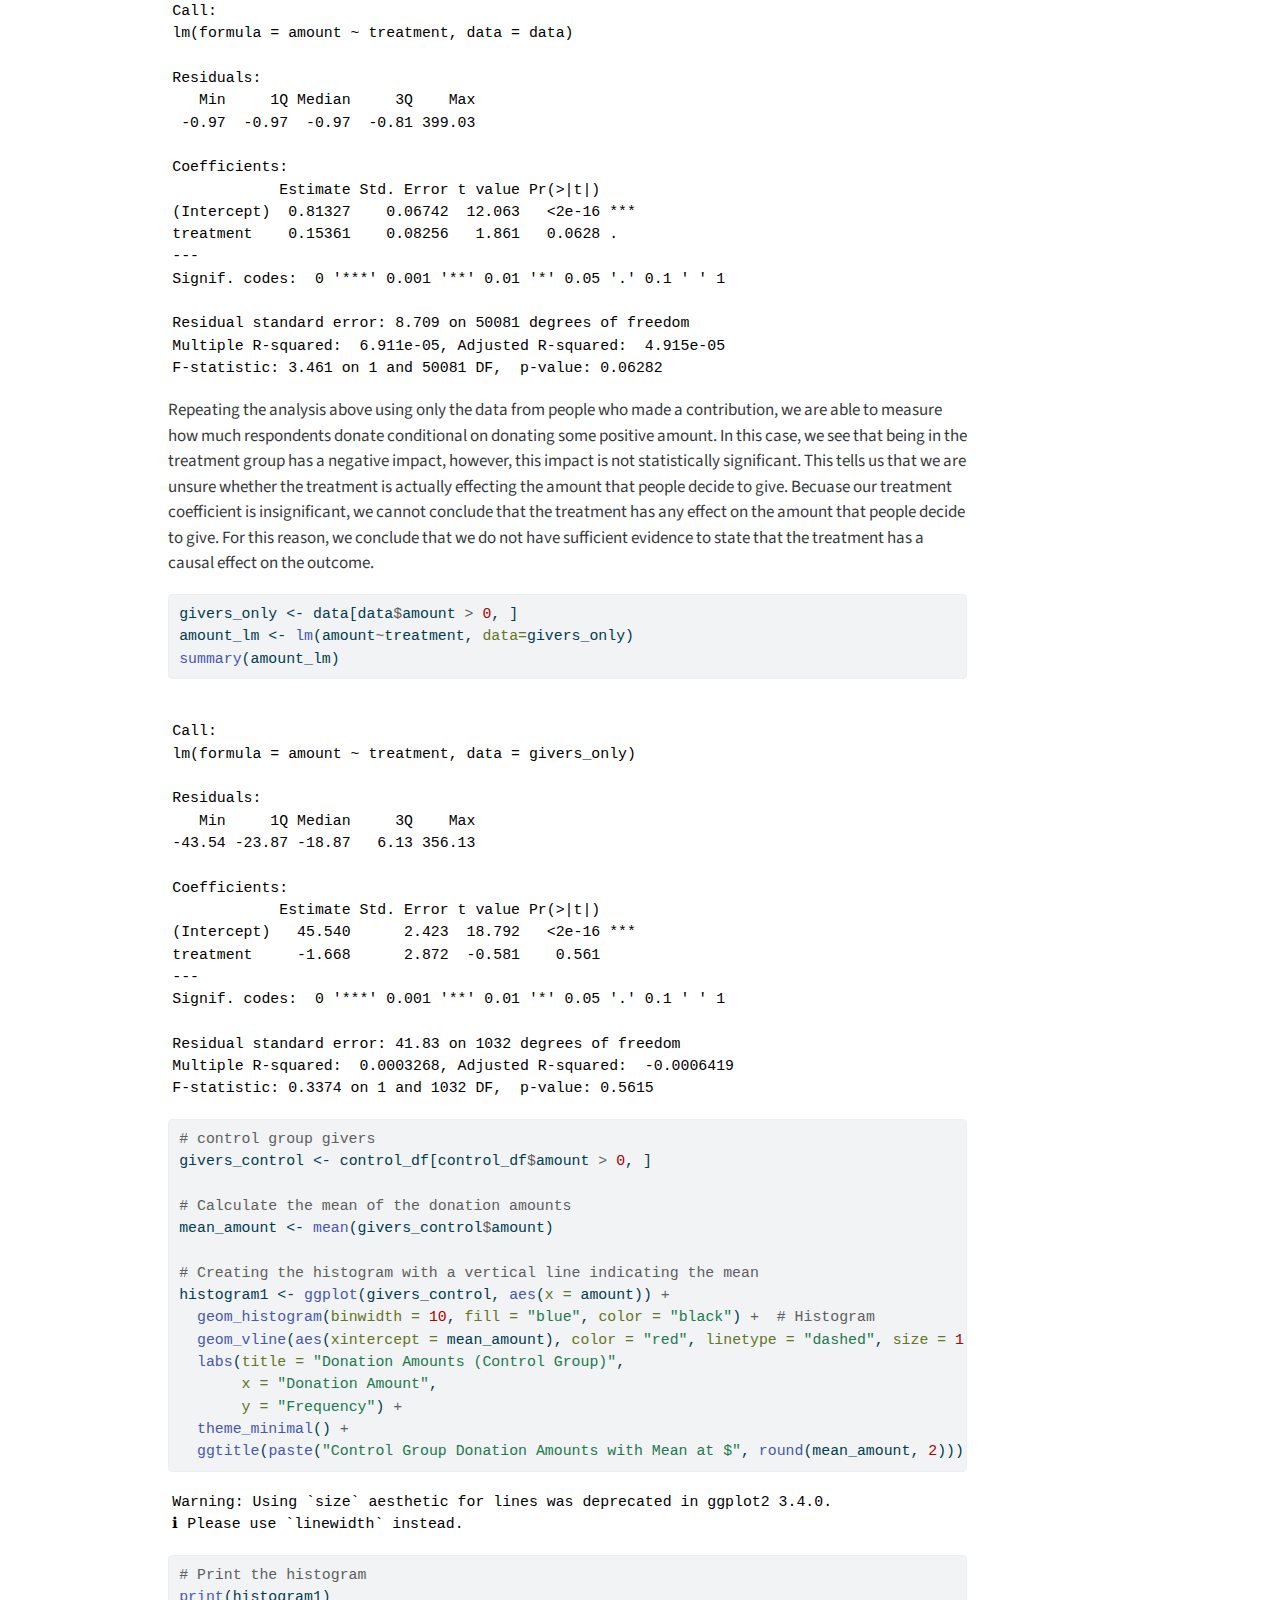
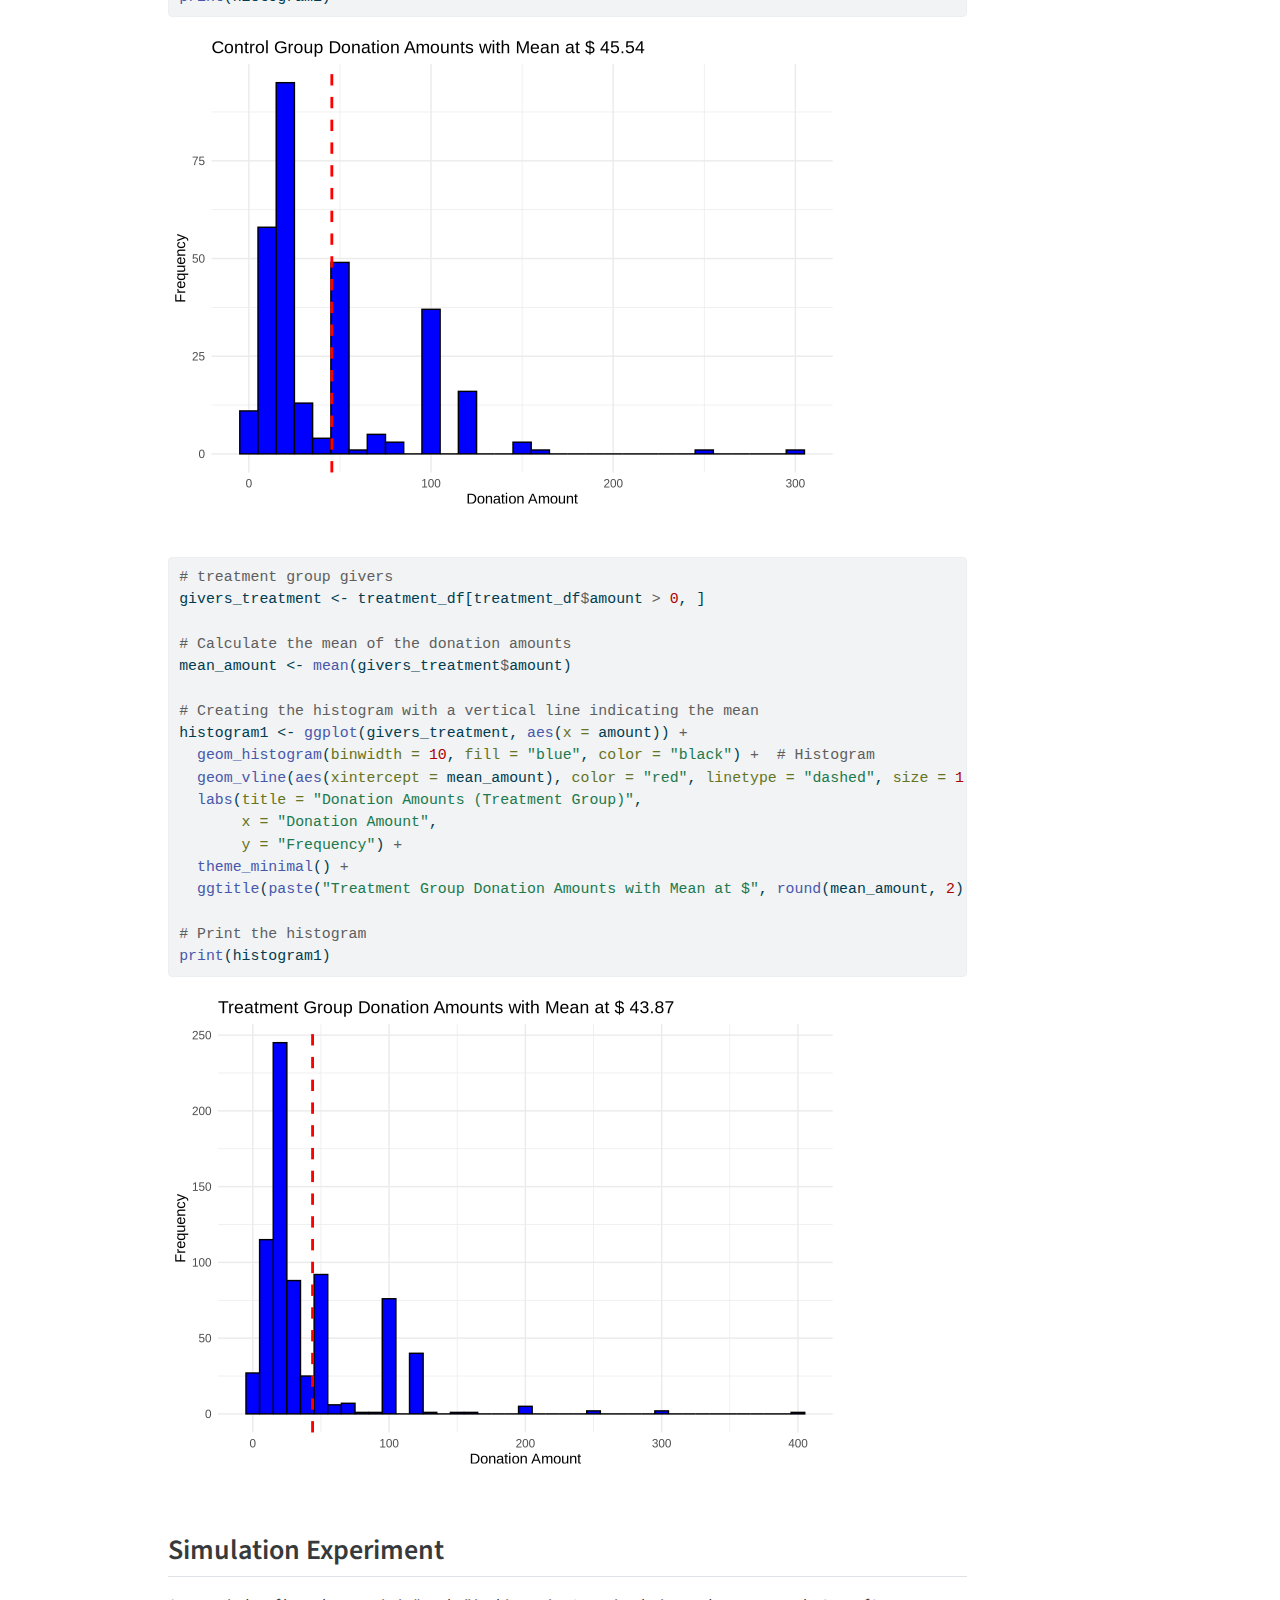
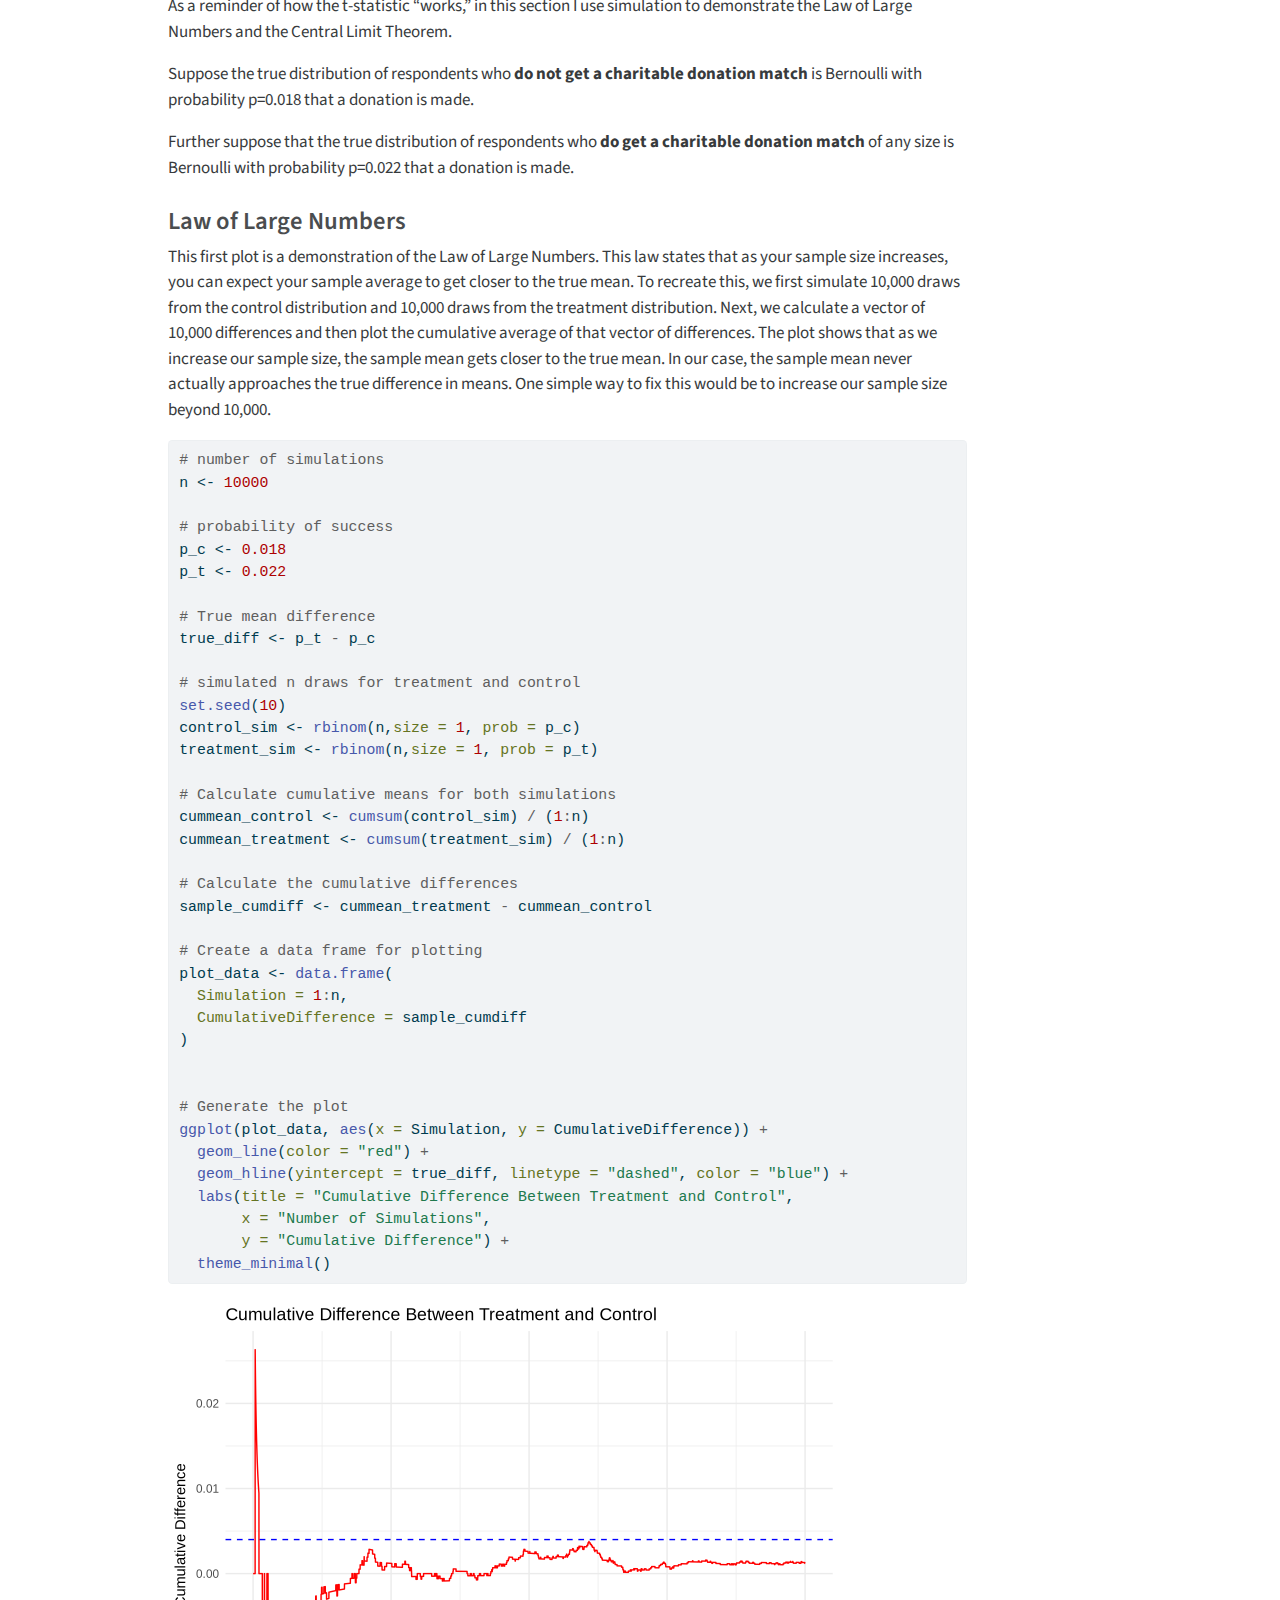
<file: docs/mgta456_project2/hw2.html>
<!DOCTYPE html>
<html xmlns="http://www.w3.org/1999/xhtml" lang="en" xml:lang="en"><head>

<meta charset="utf-8">
<meta name="generator" content="quarto-1.4.506">

<meta name="viewport" content="width=device-width, initial-scale=1.0, user-scalable=yes">

<meta name="author" content="Warren Kennedy">
<meta name="dcterms.date" content="2024-05-30">

<title>Warren’s Website - A Replication of Karlan and List (2007)</title>
<style>
code{white-space: pre-wrap;}
span.smallcaps{font-variant: small-caps;}
div.columns{display: flex; gap: min(4vw, 1.5em);}
div.column{flex: auto; overflow-x: auto;}
div.hanging-indent{margin-left: 1.5em; text-indent: -1.5em;}
ul.task-list{list-style: none;}
ul.task-list li input[type="checkbox"] {
  width: 0.8em;
  margin: 0 0.8em 0.2em -1em; /* quarto-specific, see https://github.com/quarto-dev/quarto-cli/issues/4556 */ 
  vertical-align: middle;
}
/* CSS for syntax highlighting */
pre > code.sourceCode { white-space: pre; position: relative; }
pre > code.sourceCode > span { line-height: 1.25; }
pre > code.sourceCode > span:empty { height: 1.2em; }
.sourceCode { overflow: visible; }
code.sourceCode > span { color: inherit; text-decoration: inherit; }
div.sourceCode { margin: 1em 0; }
pre.sourceCode { margin: 0; }
@media screen {
div.sourceCode { overflow: auto; }
}
@media print {
pre > code.sourceCode { white-space: pre-wrap; }
pre > code.sourceCode > span { text-indent: -5em; padding-left: 5em; }
}
pre.numberSource code
  { counter-reset: source-line 0; }
pre.numberSource code > span
  { position: relative; left: -4em; counter-increment: source-line; }
pre.numberSource code > span > a:first-child::before
  { content: counter(source-line);
    position: relative; left: -1em; text-align: right; vertical-align: baseline;
    border: none; display: inline-block;
    -webkit-touch-callout: none; -webkit-user-select: none;
    -khtml-user-select: none; -moz-user-select: none;
    -ms-user-select: none; user-select: none;
    padding: 0 4px; width: 4em;
  }
pre.numberSource { margin-left: 3em;  padding-left: 4px; }
div.sourceCode
  {   }
@media screen {
pre > code.sourceCode > span > a:first-child::before { text-decoration: underline; }
}
</style>


<script src="../site_libs/quarto-nav/quarto-nav.js"></script>
<script src="../site_libs/quarto-nav/headroom.min.js"></script>
<script src="../site_libs/clipboard/clipboard.min.js"></script>
<script src="../site_libs/quarto-search/autocomplete.umd.js"></script>
<script src="../site_libs/quarto-search/fuse.min.js"></script>
<script src="../site_libs/quarto-search/quarto-search.js"></script>
<meta name="quarto:offset" content="../">
<script src="../site_libs/quarto-html/quarto.js"></script>
<script src="../site_libs/quarto-html/popper.min.js"></script>
<script src="../site_libs/quarto-html/tippy.umd.min.js"></script>
<script src="../site_libs/quarto-html/anchor.min.js"></script>
<link href="../site_libs/quarto-html/tippy.css" rel="stylesheet">
<link href="../site_libs/quarto-html/quarto-syntax-highlighting.css" rel="stylesheet" id="quarto-text-highlighting-styles">
<script src="../site_libs/bootstrap/bootstrap.min.js"></script>
<link href="../site_libs/bootstrap/bootstrap-icons.css" rel="stylesheet">
<link href="../site_libs/bootstrap/bootstrap.min.css" rel="stylesheet" id="quarto-bootstrap" data-mode="light">
<script id="quarto-search-options" type="application/json">{
  "location": "navbar",
  "copy-button": false,
  "collapse-after": 3,
  "panel-placement": "end",
  "type": "overlay",
  "limit": 50,
  "keyboard-shortcut": [
    "f",
    "/",
    "s"
  ],
  "show-item-context": false,
  "language": {
    "search-no-results-text": "No results",
    "search-matching-documents-text": "matching documents",
    "search-copy-link-title": "Copy link to search",
    "search-hide-matches-text": "Hide additional matches",
    "search-more-match-text": "more match in this document",
    "search-more-matches-text": "more matches in this document",
    "search-clear-button-title": "Clear",
    "search-detached-cancel-button-title": "Cancel",
    "search-submit-button-title": "Submit",
    "search-label": "Search"
  }
}</script>


<link rel="stylesheet" href="../styles.css">
</head>

<body class="nav-fixed">

<div id="quarto-search-results"></div>
  <header id="quarto-header" class="headroom fixed-top">
    <nav class="navbar navbar-expand-lg " data-bs-theme="dark">
      <div class="navbar-container container-fluid">
      <div class="navbar-brand-container mx-auto">
    <a class="navbar-brand" href="../index.html">
    <span class="navbar-title">Warren’s Website</span>
    </a>
  </div>
            <div id="quarto-search" class="" title="Search"></div>
          <button class="navbar-toggler" type="button" data-bs-toggle="collapse" data-bs-target="#navbarCollapse" aria-controls="navbarCollapse" aria-expanded="false" aria-label="Toggle navigation" onclick="if (window.quartoToggleHeadroom) { window.quartoToggleHeadroom(); }">
  <span class="navbar-toggler-icon"></span>
</button>
          <div class="collapse navbar-collapse" id="navbarCollapse">
            <ul class="navbar-nav navbar-nav-scroll me-auto">
  <li class="nav-item">
    <a class="nav-link" href="../index.html"> 
<span class="menu-text">About</span></a>
  </li>  
  <li class="nav-item">
    <a class="nav-link" href="../resume.html"> 
<span class="menu-text">Resume</span></a>
  </li>  
  <li class="nav-item">
    <a class="nav-link" href="../projects.html"> 
<span class="menu-text">Projects</span></a>
  </li>  
</ul>
          </div> <!-- /navcollapse -->
          <div class="quarto-navbar-tools">
</div>
      </div> <!-- /container-fluid -->
    </nav>
</header>
<!-- content -->
<div id="quarto-content" class="quarto-container page-columns page-rows-contents page-layout-article page-navbar">
<!-- sidebar -->
<!-- margin-sidebar -->
    <div id="quarto-margin-sidebar" class="sidebar margin-sidebar">
        <nav id="TOC" role="doc-toc" class="toc-active">
    <h2 id="toc-title">On this page</h2>
   
  <ul>
  <li><a href="#introduction" id="toc-introduction" class="nav-link active" data-scroll-target="#introduction">Introduction</a></li>
  <li><a href="#data" id="toc-data" class="nav-link" data-scroll-target="#data">Data</a>
  <ul class="collapse">
  <li><a href="#description" id="toc-description" class="nav-link" data-scroll-target="#description">Description</a></li>
  <li><a href="#balance-test" id="toc-balance-test" class="nav-link" data-scroll-target="#balance-test">Balance Test</a></li>
  </ul></li>
  <li><a href="#experimental-results" id="toc-experimental-results" class="nav-link" data-scroll-target="#experimental-results">Experimental Results</a>
  <ul class="collapse">
  <li><a href="#charitable-contribution-made" id="toc-charitable-contribution-made" class="nav-link" data-scroll-target="#charitable-contribution-made">Charitable Contribution Made</a></li>
  <li><a href="#differences-between-match-rates" id="toc-differences-between-match-rates" class="nav-link" data-scroll-target="#differences-between-match-rates">Differences between Match Rates</a></li>
  <li><a href="#size-of-charitable-contribution" id="toc-size-of-charitable-contribution" class="nav-link" data-scroll-target="#size-of-charitable-contribution">Size of Charitable Contribution</a></li>
  </ul></li>
  <li><a href="#simulation-experiment" id="toc-simulation-experiment" class="nav-link" data-scroll-target="#simulation-experiment">Simulation Experiment</a>
  <ul class="collapse">
  <li><a href="#law-of-large-numbers" id="toc-law-of-large-numbers" class="nav-link" data-scroll-target="#law-of-large-numbers">Law of Large Numbers</a></li>
  <li><a href="#central-limit-theorem" id="toc-central-limit-theorem" class="nav-link" data-scroll-target="#central-limit-theorem">Central Limit Theorem</a></li>
  </ul></li>
  </ul>
</nav>
    </div>
<!-- main -->
<main class="content" id="quarto-document-content">

<header id="title-block-header" class="quarto-title-block default">
<div class="quarto-title">
<h1 class="title">A Replication of Karlan and List (2007)</h1>
</div>



<div class="quarto-title-meta">

    <div>
    <div class="quarto-title-meta-heading">Author</div>
    <div class="quarto-title-meta-contents">
             <p>Warren Kennedy </p>
          </div>
  </div>
    
    <div>
    <div class="quarto-title-meta-heading">Published</div>
    <div class="quarto-title-meta-contents">
      <p class="date">May 30, 2024</p>
    </div>
  </div>
  
    
  </div>
  


</header>


<section id="introduction" class="level2">
<h2 class="anchored" data-anchor-id="introduction">Introduction</h2>
<p>Dean Karlan at Yale and John List at the University of Chicago conducted a field experiment to test the effectiveness of different fundraising letters. They sent out 50,000 fundraising letters to potential donors, randomly assigning each letter to one of three treatments: a standard letter, a matching grant letter, or a challenge grant letter. They published the results of this experiment in the <em>American Economic Review</em> in 2007. The article and supporting data are available from the <a href="https://www.aeaweb.org/articles?id=10.1257/aer.97.5.1774">AEA website</a> and from Innovations for Poverty Action as part of <a href="https://dataverse.harvard.edu/dataset.xhtml?persistentId=doi:10.7910/DVN/27853&amp;version=4.2">Harvard’s Dataverse</a>.</p>
<p>The experiment tests a variety of hypotheses, including whether matching donations increases the likelihood of a donation, whether the size of the match matters, and whether the size of the donation is affected by the match. To accomplish this, the authors used a variety of treatments, varying the price ratios for the match, the maximum matching grant amount, and the individual-specific ask amount. The treatments were letters used to solicit donations for a liberal politically motivated group that were sent to all 50 states. To control for spatial heterogeneity, the authors made sure that the treatment and control groups were balanced across states using demographic data, state and county election data, and data on the organization’s activity level within each state. Ultimately, the authors find that matching donations increases the likelihood of a donation, however, they also find that the size of the match does not matter, and that the size of the donation is not affected by the match.</p>
<p>This project seeks to replicate their results.</p>
</section>
<section id="data" class="level2">
<h2 class="anchored" data-anchor-id="data">Data</h2>
<section id="description" class="level3">
<h3 class="anchored" data-anchor-id="description">Description</h3>
<div class="cell">
<div class="sourceCode cell-code" id="cb1"><pre class="sourceCode r code-with-copy"><code class="sourceCode r"><span id="cb1-1"><a href="#cb1-1" aria-hidden="true" tabindex="-1"></a><span class="co"># read the data </span></span>
<span id="cb1-2"><a href="#cb1-2" aria-hidden="true" tabindex="-1"></a><span class="fu">library</span>(haven)</span>
<span id="cb1-3"><a href="#cb1-3" aria-hidden="true" tabindex="-1"></a>data <span class="ot">&lt;-</span> <span class="fu">read_dta</span>(<span class="st">"/home/jovyan/My_Quarto_Website/projects/project1/karlan_list_2007.dta"</span>)</span>
<span id="cb1-4"><a href="#cb1-4" aria-hidden="true" tabindex="-1"></a></span>
<span id="cb1-5"><a href="#cb1-5" aria-hidden="true" tabindex="-1"></a><span class="co"># summarize treatment/control split</span></span>
<span id="cb1-6"><a href="#cb1-6" aria-hidden="true" tabindex="-1"></a>treatment_perc <span class="ot">&lt;-</span> <span class="fu">mean</span>(data<span class="sc">$</span>treatment)</span>
<span id="cb1-7"><a href="#cb1-7" aria-hidden="true" tabindex="-1"></a>control_perc <span class="ot">&lt;-</span><span class="fu">mean</span>(data<span class="sc">$</span>control)</span>
<span id="cb1-8"><a href="#cb1-8" aria-hidden="true" tabindex="-1"></a></span>
<span id="cb1-9"><a href="#cb1-9" aria-hidden="true" tabindex="-1"></a><span class="co"># Print the result</span></span>
<span id="cb1-10"><a href="#cb1-10" aria-hidden="true" tabindex="-1"></a><span class="fu">print</span>(treatment_perc)</span></code><button title="Copy to Clipboard" class="code-copy-button"><i class="bi"></i></button></pre></div>
<div class="cell-output cell-output-stdout">
<pre><code>[1] 0.6668131</code></pre>
</div>
<div class="sourceCode cell-code" id="cb3"><pre class="sourceCode r code-with-copy"><code class="sourceCode r"><span id="cb3-1"><a href="#cb3-1" aria-hidden="true" tabindex="-1"></a><span class="fu">print</span>(control_perc)</span></code><button title="Copy to Clipboard" class="code-copy-button"><i class="bi"></i></button></pre></div>
<div class="cell-output cell-output-stdout">
<pre><code>[1] 0.3331869</code></pre>
</div>
</div>
<div class="cell">
<div class="sourceCode cell-code" id="cb5"><pre class="sourceCode r code-with-copy"><code class="sourceCode r"><span id="cb5-1"><a href="#cb5-1" aria-hidden="true" tabindex="-1"></a><span class="co"># Create tables to show the distributions of the treatment features</span></span>
<span id="cb5-2"><a href="#cb5-2" aria-hidden="true" tabindex="-1"></a><span class="fu">library</span>(dplyr)</span></code><button title="Copy to Clipboard" class="code-copy-button"><i class="bi"></i></button></pre></div>
<div class="cell-output cell-output-stderr">
<pre><code>
Attaching package: 'dplyr'</code></pre>
</div>
<div class="cell-output cell-output-stderr">
<pre><code>The following objects are masked from 'package:stats':

    filter, lag</code></pre>
</div>
<div class="cell-output cell-output-stderr">
<pre><code>The following objects are masked from 'package:base':

    intersect, setdiff, setequal, union</code></pre>
</div>
<div class="sourceCode cell-code" id="cb9"><pre class="sourceCode r code-with-copy"><code class="sourceCode r"><span id="cb9-1"><a href="#cb9-1" aria-hidden="true" tabindex="-1"></a>ratio_counts <span class="ot">&lt;-</span> data <span class="sc">%&gt;%</span></span>
<span id="cb9-2"><a href="#cb9-2" aria-hidden="true" tabindex="-1"></a>  <span class="fu">count</span>(ratio) <span class="sc">%&gt;%</span></span>
<span id="cb9-3"><a href="#cb9-3" aria-hidden="true" tabindex="-1"></a>  <span class="fu">mutate</span>(<span class="at">percentage =</span> <span class="fu">round</span>(n <span class="sc">/</span> <span class="fu">sum</span>(n) <span class="sc">*</span> <span class="dv">100</span>,<span class="dv">2</span>))</span>
<span id="cb9-4"><a href="#cb9-4" aria-hidden="true" tabindex="-1"></a></span>
<span id="cb9-5"><a href="#cb9-5" aria-hidden="true" tabindex="-1"></a>size_counts <span class="ot">&lt;-</span> data <span class="sc">%&gt;%</span></span>
<span id="cb9-6"><a href="#cb9-6" aria-hidden="true" tabindex="-1"></a>  <span class="fu">count</span>(size) <span class="sc">%&gt;%</span></span>
<span id="cb9-7"><a href="#cb9-7" aria-hidden="true" tabindex="-1"></a>  <span class="fu">mutate</span>(<span class="at">percentage =</span> <span class="fu">round</span>(n <span class="sc">/</span> <span class="fu">sum</span>(n) <span class="sc">*</span> <span class="dv">100</span>,<span class="dv">2</span>))</span>
<span id="cb9-8"><a href="#cb9-8" aria-hidden="true" tabindex="-1"></a></span>
<span id="cb9-9"><a href="#cb9-9" aria-hidden="true" tabindex="-1"></a>ask_counts <span class="ot">&lt;-</span> data <span class="sc">%&gt;%</span></span>
<span id="cb9-10"><a href="#cb9-10" aria-hidden="true" tabindex="-1"></a>  <span class="fu">count</span>(ask) <span class="sc">%&gt;%</span></span>
<span id="cb9-11"><a href="#cb9-11" aria-hidden="true" tabindex="-1"></a>  <span class="fu">mutate</span>(<span class="at">percentage =</span> <span class="fu">round</span>(n <span class="sc">/</span> <span class="fu">sum</span>(n) <span class="sc">*</span> <span class="dv">100</span>,<span class="dv">2</span>))</span>
<span id="cb9-12"><a href="#cb9-12" aria-hidden="true" tabindex="-1"></a></span>
<span id="cb9-13"><a href="#cb9-13" aria-hidden="true" tabindex="-1"></a><span class="co"># Print the result</span></span>
<span id="cb9-14"><a href="#cb9-14" aria-hidden="true" tabindex="-1"></a><span class="fu">print</span>(ratio_counts)</span></code><button title="Copy to Clipboard" class="code-copy-button"><i class="bi"></i></button></pre></div>
<div class="cell-output cell-output-stdout">
<pre><code># A tibble: 4 × 3
  ratio           n percentage
  &lt;dbl+lbl&gt;   &lt;int&gt;      &lt;dbl&gt;
1 0 [Control] 16687       33.3
2 1           11133       22.2
3 2           11134       22.2
4 3           11129       22.2</code></pre>
</div>
<div class="sourceCode cell-code" id="cb11"><pre class="sourceCode r code-with-copy"><code class="sourceCode r"><span id="cb11-1"><a href="#cb11-1" aria-hidden="true" tabindex="-1"></a><span class="fu">print</span>(ask_counts)</span></code><button title="Copy to Clipboard" class="code-copy-button"><i class="bi"></i></button></pre></div>
<div class="cell-output cell-output-stdout">
<pre><code># A tibble: 4 × 3
  ask             n percentage
  &lt;dbl+lbl&gt;   &lt;int&gt;      &lt;dbl&gt;
1 0 [Control] 16687       33.3
2 1 [1x]      11134       22.2
3 2 [1.25x]   11133       22.2
4 3 [1.50x]   11129       22.2</code></pre>
</div>
<div class="sourceCode cell-code" id="cb13"><pre class="sourceCode r code-with-copy"><code class="sourceCode r"><span id="cb13-1"><a href="#cb13-1" aria-hidden="true" tabindex="-1"></a><span class="fu">print</span>(size_counts)</span></code><button title="Copy to Clipboard" class="code-copy-button"><i class="bi"></i></button></pre></div>
<div class="cell-output cell-output-stdout">
<pre><code># A tibble: 5 × 3
  size             n percentage
  &lt;dbl+lbl&gt;    &lt;int&gt;      &lt;dbl&gt;
1 0 [Control]  16687       33.3
2 1 [$25,000]   8350       16.7
3 2 [$50,000]   8345       16.7
4 3 [$100,000]  8350       16.7
5 4 [Unstated]  8351       16.7</code></pre>
</div>
</div>
<div class="callout callout-style-simple callout-note no-icon callout-titled">
<div class="callout-header d-flex align-content-center" data-bs-toggle="collapse" data-bs-target=".callout-1-contents" aria-controls="callout-1" aria-expanded="false" aria-label="Toggle callout">
<div class="callout-icon-container">
<i class="callout-icon no-icon"></i>
</div>
<div class="callout-title-container flex-fill">
Variable Definitions
</div>
<div class="callout-btn-toggle d-inline-block border-0 py-1 ps-1 pe-0 float-end"><i class="callout-toggle"></i></div>
</div>
<div id="callout-1" class="callout-1-contents callout-collapse collapse">
<div class="callout-body-container callout-body">
<table class="table">
<colgroup>
<col style="width: 24%">
<col style="width: 75%">
</colgroup>
<thead>
<tr class="header">
<th>Variable</th>
<th>Description</th>
</tr>
</thead>
<tbody>
<tr class="odd">
<td><code>treatment</code></td>
<td>Treatment</td>
</tr>
<tr class="even">
<td><code>control</code></td>
<td>Control</td>
</tr>
<tr class="odd">
<td><code>ratio</code></td>
<td>Match ratio</td>
</tr>
<tr class="even">
<td><code>ratio2</code></td>
<td>2:1 match ratio</td>
</tr>
<tr class="odd">
<td><code>ratio3</code></td>
<td>3:1 match ratio</td>
</tr>
<tr class="even">
<td><code>size</code></td>
<td>Match threshold</td>
</tr>
<tr class="odd">
<td><code>size25</code></td>
<td>$25,000 match threshold</td>
</tr>
<tr class="even">
<td><code>size50</code></td>
<td>$50,000 match threshold</td>
</tr>
<tr class="odd">
<td><code>size100</code></td>
<td>$100,000 match threshold</td>
</tr>
<tr class="even">
<td><code>sizeno</code></td>
<td>Unstated match threshold</td>
</tr>
<tr class="odd">
<td><code>ask</code></td>
<td>Suggested donation amount</td>
</tr>
<tr class="even">
<td><code>askd1</code></td>
<td>Suggested donation was highest previous contribution</td>
</tr>
<tr class="odd">
<td><code>askd2</code></td>
<td>Suggested donation was 1.25 x highest previous contribution</td>
</tr>
<tr class="even">
<td><code>askd3</code></td>
<td>Suggested donation was 1.50 x highest previous contribution</td>
</tr>
<tr class="odd">
<td><code>ask1</code></td>
<td>Highest previous contribution (for suggestion)</td>
</tr>
<tr class="even">
<td><code>ask2</code></td>
<td>1.25 x highest previous contribution (for suggestion)</td>
</tr>
<tr class="odd">
<td><code>ask3</code></td>
<td>1.50 x highest previous contribution (for suggestion)</td>
</tr>
<tr class="even">
<td><code>amount</code></td>
<td>Dollars given</td>
</tr>
<tr class="odd">
<td><code>gave</code></td>
<td>Gave anything</td>
</tr>
<tr class="even">
<td><code>amountchange</code></td>
<td>Change in amount given</td>
</tr>
<tr class="odd">
<td><code>hpa</code></td>
<td>Highest previous contribution</td>
</tr>
<tr class="even">
<td><code>ltmedmra</code></td>
<td>Small prior donor: last gift was less than median $35</td>
</tr>
<tr class="odd">
<td><code>freq</code></td>
<td>Number of prior donations</td>
</tr>
<tr class="even">
<td><code>years</code></td>
<td>Number of years since initial donation</td>
</tr>
<tr class="odd">
<td><code>year5</code></td>
<td>At least 5 years since initial donation</td>
</tr>
<tr class="even">
<td><code>mrm2</code></td>
<td>Number of months since last donation</td>
</tr>
<tr class="odd">
<td><code>dormant</code></td>
<td>Already donated in 2005</td>
</tr>
<tr class="even">
<td><code>female</code></td>
<td>Female</td>
</tr>
<tr class="odd">
<td><code>couple</code></td>
<td>Couple</td>
</tr>
<tr class="even">
<td><code>state50one</code></td>
<td>State tag: 1 for one observation of each of 50 states; 0 otherwise</td>
</tr>
<tr class="odd">
<td><code>nonlit</code></td>
<td>Nonlitigation</td>
</tr>
<tr class="even">
<td><code>cases</code></td>
<td>Court cases from state in 2004-5 in which organization was involved</td>
</tr>
<tr class="odd">
<td><code>statecnt</code></td>
<td>Percent of sample from state</td>
</tr>
<tr class="even">
<td><code>stateresponse</code></td>
<td>Proportion of sample from the state who gave</td>
</tr>
<tr class="odd">
<td><code>stateresponset</code></td>
<td>Proportion of treated sample from the state who gave</td>
</tr>
<tr class="even">
<td><code>stateresponsec</code></td>
<td>Proportion of control sample from the state who gave</td>
</tr>
<tr class="odd">
<td><code>stateresponsetminc</code></td>
<td>stateresponset - stateresponsec</td>
</tr>
<tr class="even">
<td><code>perbush</code></td>
<td>State vote share for Bush</td>
</tr>
<tr class="odd">
<td><code>close25</code></td>
<td>State vote share for Bush between 47.5% and 52.5%</td>
</tr>
<tr class="even">
<td><code>red0</code></td>
<td>Red state</td>
</tr>
<tr class="odd">
<td><code>blue0</code></td>
<td>Blue state</td>
</tr>
<tr class="even">
<td><code>redcty</code></td>
<td>Red county</td>
</tr>
<tr class="odd">
<td><code>bluecty</code></td>
<td>Blue county</td>
</tr>
<tr class="even">
<td><code>pwhite</code></td>
<td>Proportion white within zip code</td>
</tr>
<tr class="odd">
<td><code>pblack</code></td>
<td>Proportion black within zip code</td>
</tr>
<tr class="even">
<td><code>page18_39</code></td>
<td>Proportion age 18-39 within zip code</td>
</tr>
<tr class="odd">
<td><code>ave_hh_sz</code></td>
<td>Average household size within zip code</td>
</tr>
<tr class="even">
<td><code>median_hhincome</code></td>
<td>Median household income within zip code</td>
</tr>
<tr class="odd">
<td><code>powner</code></td>
<td>Proportion house owner within zip code</td>
</tr>
<tr class="even">
<td><code>psch_atlstba</code></td>
<td>Proportion who finished college within zip code</td>
</tr>
<tr class="odd">
<td><code>pop_propurban</code></td>
<td>Proportion of population urban within zip code</td>
</tr>
</tbody>
</table>
</div>
</div>
</div>
</section>
<section id="balance-test" class="level3">
<h3 class="anchored" data-anchor-id="balance-test">Balance Test</h3>
<p>As an ad hoc test of the randomization mechanism, I provide a series of tests that compare aspects of the treatment and control groups to assess whether they are statistically significantly different from one another.</p>
<p>We test for a difference in means using both the t-test method and separately the linear regression method. In this case, we use both methods to confirm what we are seeing, however, both methods will ultimately produce the same result. Comparing the means of both the <code>couple</code> and <code>pwhite</code> variables respectively, we see that there is no statistically significant difference between the observations in the treatment and control groups. We tested this hypothesis for each variable at a 95% confidence level. These results give us the confidence to conclude that we do not have the statistical evidence to reject the null hypothesis that there is no difference in the means between the two groups.</p>
<section id="comparing-means-for-couple" class="level4">
<h4 class="anchored" data-anchor-id="comparing-means-for-couple">Comparing Means for <code>couple</code></h4>
<div class="cell">
<div class="sourceCode cell-code" id="cb15"><pre class="sourceCode r code-with-copy"><code class="sourceCode r"><span id="cb15-1"><a href="#cb15-1" aria-hidden="true" tabindex="-1"></a><span class="co">#split data into treatment and control</span></span>
<span id="cb15-2"><a href="#cb15-2" aria-hidden="true" tabindex="-1"></a>control_df <span class="ot">&lt;-</span> data[data<span class="sc">$</span>treatment <span class="sc">==</span> <span class="dv">0</span>, ]</span>
<span id="cb15-3"><a href="#cb15-3" aria-hidden="true" tabindex="-1"></a>treatment_df <span class="ot">&lt;-</span> data[data<span class="sc">$</span>treatment <span class="sc">==</span> <span class="dv">1</span>, ]</span>
<span id="cb15-4"><a href="#cb15-4" aria-hidden="true" tabindex="-1"></a></span>
<span id="cb15-5"><a href="#cb15-5" aria-hidden="true" tabindex="-1"></a><span class="co"># create data for ttest</span></span>
<span id="cb15-6"><a href="#cb15-6" aria-hidden="true" tabindex="-1"></a>mean_control <span class="ot">&lt;-</span> <span class="fu">mean</span>(control_df<span class="sc">$</span>couple, <span class="at">na.rm =</span> <span class="cn">TRUE</span>)</span>
<span id="cb15-7"><a href="#cb15-7" aria-hidden="true" tabindex="-1"></a>sd_control <span class="ot">&lt;-</span> <span class="fu">sd</span>(control_df<span class="sc">$</span>couple, <span class="at">na.rm =</span> <span class="cn">TRUE</span>)</span>
<span id="cb15-8"><a href="#cb15-8" aria-hidden="true" tabindex="-1"></a>N_control <span class="ot">&lt;-</span> <span class="fu">length</span>(control_df<span class="sc">$</span>couple)</span>
<span id="cb15-9"><a href="#cb15-9" aria-hidden="true" tabindex="-1"></a></span>
<span id="cb15-10"><a href="#cb15-10" aria-hidden="true" tabindex="-1"></a>mean_treatment <span class="ot">&lt;-</span> <span class="fu">mean</span>(treatment_df<span class="sc">$</span>couple, <span class="at">na.rm =</span> <span class="cn">TRUE</span>)</span>
<span id="cb15-11"><a href="#cb15-11" aria-hidden="true" tabindex="-1"></a>sd_treatment <span class="ot">&lt;-</span> <span class="fu">sd</span>(treatment_df<span class="sc">$</span>couple, <span class="at">na.rm =</span> <span class="cn">TRUE</span>)</span>
<span id="cb15-12"><a href="#cb15-12" aria-hidden="true" tabindex="-1"></a>N_treatment <span class="ot">&lt;-</span> <span class="fu">length</span>(treatment_df<span class="sc">$</span>couple)</span>
<span id="cb15-13"><a href="#cb15-13" aria-hidden="true" tabindex="-1"></a>  </span>
<span id="cb15-14"><a href="#cb15-14" aria-hidden="true" tabindex="-1"></a><span class="co"># calculate tstat</span></span>
<span id="cb15-15"><a href="#cb15-15" aria-hidden="true" tabindex="-1"></a>t_stat <span class="ot">&lt;-</span> (mean_control <span class="sc">-</span> mean_treatment) <span class="sc">/</span> <span class="fu">sqrt</span>((sd_control<span class="sc">^</span><span class="dv">2</span> <span class="sc">/</span> N_control) <span class="sc">+</span> (sd_treatment<span class="sc">^</span><span class="dv">2</span> <span class="sc">/</span> N_treatment))</span>
<span id="cb15-16"><a href="#cb15-16" aria-hidden="true" tabindex="-1"></a><span class="fu">print</span>(t_stat)</span></code><button title="Copy to Clipboard" class="code-copy-button"><i class="bi"></i></button></pre></div>
<div class="cell-output cell-output-stdout">
<pre><code>[1] 0.5888429</code></pre>
</div>
</div>
<div class="cell">
<div class="sourceCode cell-code" id="cb17"><pre class="sourceCode r code-with-copy"><code class="sourceCode r"><span id="cb17-1"><a href="#cb17-1" aria-hidden="true" tabindex="-1"></a>couple_lm <span class="ot">&lt;-</span> <span class="fu">lm</span>(couple<span class="sc">~</span>treatment, <span class="at">data=</span>data)</span>
<span id="cb17-2"><a href="#cb17-2" aria-hidden="true" tabindex="-1"></a><span class="fu">summary</span>(couple_lm)</span></code><button title="Copy to Clipboard" class="code-copy-button"><i class="bi"></i></button></pre></div>
<div class="cell-output cell-output-stdout">
<pre><code>
Call:
lm(formula = couple ~ treatment, data = data)

Residuals:
     Min       1Q   Median       3Q      Max 
-0.09297 -0.09297 -0.09136 -0.09136  0.90864 

Coefficients:
             Estimate Std. Error t value Pr(&gt;|t|)    
(Intercept)  0.092975   0.002261  41.124   &lt;2e-16 ***
treatment   -0.001617   0.002770  -0.584    0.559    
---
Signif. codes:  0 '***' 0.001 '**' 0.01 '*' 0.05 '.' 0.1 ' ' 1

Residual standard error: 0.2889 on 48933 degrees of freedom
  (1148 observations deleted due to missingness)
Multiple R-squared:  6.965e-06, Adjusted R-squared:  -1.347e-05 
F-statistic: 0.3408 on 1 and 48933 DF,  p-value: 0.5594</code></pre>
</div>
</div>
</section>
<section id="comparing-means-for-pwhite" class="level4">
<h4 class="anchored" data-anchor-id="comparing-means-for-pwhite">Comparing Means for <code>pwhite</code></h4>
<div class="cell">
<div class="sourceCode cell-code" id="cb19"><pre class="sourceCode r code-with-copy"><code class="sourceCode r"><span id="cb19-1"><a href="#cb19-1" aria-hidden="true" tabindex="-1"></a><span class="co">#split data into treatment and control</span></span>
<span id="cb19-2"><a href="#cb19-2" aria-hidden="true" tabindex="-1"></a>control_df <span class="ot">&lt;-</span> data[data<span class="sc">$</span>treatment <span class="sc">==</span> <span class="dv">0</span>, ]</span>
<span id="cb19-3"><a href="#cb19-3" aria-hidden="true" tabindex="-1"></a>treatment_df <span class="ot">&lt;-</span> data[data<span class="sc">$</span>treatment <span class="sc">==</span> <span class="dv">1</span>, ]</span>
<span id="cb19-4"><a href="#cb19-4" aria-hidden="true" tabindex="-1"></a></span>
<span id="cb19-5"><a href="#cb19-5" aria-hidden="true" tabindex="-1"></a><span class="co"># create data for ttest</span></span>
<span id="cb19-6"><a href="#cb19-6" aria-hidden="true" tabindex="-1"></a>mean_control <span class="ot">&lt;-</span> <span class="fu">mean</span>(control_df<span class="sc">$</span>pwhite, <span class="at">na.rm =</span> <span class="cn">TRUE</span>)</span>
<span id="cb19-7"><a href="#cb19-7" aria-hidden="true" tabindex="-1"></a>sd_control <span class="ot">&lt;-</span> <span class="fu">sd</span>(control_df<span class="sc">$</span>pwhite, <span class="at">na.rm =</span> <span class="cn">TRUE</span>)</span>
<span id="cb19-8"><a href="#cb19-8" aria-hidden="true" tabindex="-1"></a>N_control <span class="ot">&lt;-</span> <span class="fu">length</span>(control_df<span class="sc">$</span>pwhite)</span>
<span id="cb19-9"><a href="#cb19-9" aria-hidden="true" tabindex="-1"></a></span>
<span id="cb19-10"><a href="#cb19-10" aria-hidden="true" tabindex="-1"></a>mean_treatment <span class="ot">&lt;-</span> <span class="fu">mean</span>(treatment_df<span class="sc">$</span>pwhite, <span class="at">na.rm =</span> <span class="cn">TRUE</span>)</span>
<span id="cb19-11"><a href="#cb19-11" aria-hidden="true" tabindex="-1"></a>sd_treatment <span class="ot">&lt;-</span> <span class="fu">sd</span>(treatment_df<span class="sc">$</span>pwhite, <span class="at">na.rm =</span> <span class="cn">TRUE</span>)</span>
<span id="cb19-12"><a href="#cb19-12" aria-hidden="true" tabindex="-1"></a>N_treatment <span class="ot">&lt;-</span> <span class="fu">length</span>(treatment_df<span class="sc">$</span>pwhite)</span>
<span id="cb19-13"><a href="#cb19-13" aria-hidden="true" tabindex="-1"></a>  </span>
<span id="cb19-14"><a href="#cb19-14" aria-hidden="true" tabindex="-1"></a><span class="co"># calculate tstat</span></span>
<span id="cb19-15"><a href="#cb19-15" aria-hidden="true" tabindex="-1"></a>t_stat <span class="ot">&lt;-</span> (mean_control <span class="sc">-</span> mean_treatment) <span class="sc">/</span> <span class="fu">sqrt</span>((sd_control<span class="sc">^</span><span class="dv">2</span> <span class="sc">/</span> N_control) <span class="sc">+</span> (sd_treatment<span class="sc">^</span><span class="dv">2</span> <span class="sc">/</span> N_treatment))</span>
<span id="cb19-16"><a href="#cb19-16" aria-hidden="true" tabindex="-1"></a><span class="fu">print</span>(t_stat)</span></code><button title="Copy to Clipboard" class="code-copy-button"><i class="bi"></i></button></pre></div>
<div class="cell-output cell-output-stdout">
<pre><code>[1] 0.570052</code></pre>
</div>
</div>
</section>
<section id="linear-regression-for-pwhite" class="level4">
<h4 class="anchored" data-anchor-id="linear-regression-for-pwhite">Linear Regression for <code>pwhite</code></h4>
<div class="cell">
<div class="sourceCode cell-code" id="cb21"><pre class="sourceCode r code-with-copy"><code class="sourceCode r"><span id="cb21-1"><a href="#cb21-1" aria-hidden="true" tabindex="-1"></a>pwhite_lm <span class="ot">&lt;-</span> <span class="fu">lm</span>(pwhite<span class="sc">~</span>treatment, <span class="at">data=</span>data)</span>
<span id="cb21-2"><a href="#cb21-2" aria-hidden="true" tabindex="-1"></a><span class="fu">summary</span>(pwhite_lm)</span></code><button title="Copy to Clipboard" class="code-copy-button"><i class="bi"></i></button></pre></div>
<div class="cell-output cell-output-stdout">
<pre><code>
Call:
lm(formula = pwhite ~ treatment, data = data)

Residuals:
     Min       1Q   Median       3Q      Max 
-0.81079 -0.06378  0.05300  0.11939  0.18070 

Coefficients:
              Estimate Std. Error t value Pr(&gt;|t|)    
(Intercept)  0.8202078  0.0013309  616.28   &lt;2e-16 ***
treatment   -0.0009128  0.0016292   -0.56    0.575    
---
Signif. codes:  0 '***' 0.001 '**' 0.01 '*' 0.05 '.' 0.1 ' ' 1

Residual standard error: 0.1686 on 48215 degrees of freedom
  (1866 observations deleted due to missingness)
Multiple R-squared:  6.51e-06,  Adjusted R-squared:  -1.423e-05 
F-statistic: 0.3139 on 1 and 48215 DF,  p-value: 0.5753</code></pre>
</div>
</div>
</section>
</section>
</section>
<section id="experimental-results" class="level2">
<h2 class="anchored" data-anchor-id="experimental-results">Experimental Results</h2>
<section id="charitable-contribution-made" class="level3">
<h3 class="anchored" data-anchor-id="charitable-contribution-made">Charitable Contribution Made</h3>
<p>First, I analyze whether matched donations lead to an increased response rate of making a donation.</p>
<p>Using a barplot to visually represen the outcome, we first observe the proportion of people who donated using one bar for treatment and one bar for control. Based on the bar plot below, there is a clear difference in the outcome: the treatement group has a higher proportion of people who donated than the control group. The barplot gives us reason to believe that the treatment may have a causal impact on the outcome of giving. Next, we test this hypothesis using statistical methods.</p>
<div class="cell">
<div class="sourceCode cell-code" id="cb23"><pre class="sourceCode r code-with-copy"><code class="sourceCode r"><span id="cb23-1"><a href="#cb23-1" aria-hidden="true" tabindex="-1"></a><span class="fu">library</span>(dplyr)</span>
<span id="cb23-2"><a href="#cb23-2" aria-hidden="true" tabindex="-1"></a><span class="fu">library</span>(ggplot2)</span>
<span id="cb23-3"><a href="#cb23-3" aria-hidden="true" tabindex="-1"></a></span>
<span id="cb23-4"><a href="#cb23-4" aria-hidden="true" tabindex="-1"></a><span class="co"># Calculating proportions</span></span>
<span id="cb23-5"><a href="#cb23-5" aria-hidden="true" tabindex="-1"></a>donation_summary <span class="ot">&lt;-</span> data <span class="sc">%&gt;%</span></span>
<span id="cb23-6"><a href="#cb23-6" aria-hidden="true" tabindex="-1"></a>  <span class="fu">group_by</span>(treatment) <span class="sc">%&gt;%</span></span>
<span id="cb23-7"><a href="#cb23-7" aria-hidden="true" tabindex="-1"></a>  <span class="fu">summarise</span>(<span class="at">proportion_donated =</span> <span class="fu">mean</span>(gave))</span>
<span id="cb23-8"><a href="#cb23-8" aria-hidden="true" tabindex="-1"></a></span>
<span id="cb23-9"><a href="#cb23-9" aria-hidden="true" tabindex="-1"></a><span class="co"># Ensure 'treatment' is a factor</span></span>
<span id="cb23-10"><a href="#cb23-10" aria-hidden="true" tabindex="-1"></a>donation_summary<span class="sc">$</span>treatment <span class="ot">&lt;-</span> <span class="fu">as.factor</span>(donation_summary<span class="sc">$</span>treatment)</span>
<span id="cb23-11"><a href="#cb23-11" aria-hidden="true" tabindex="-1"></a></span>
<span id="cb23-12"><a href="#cb23-12" aria-hidden="true" tabindex="-1"></a><span class="co"># Plotting the proportions</span></span>
<span id="cb23-13"><a href="#cb23-13" aria-hidden="true" tabindex="-1"></a><span class="fu">ggplot</span>(donation_summary, <span class="fu">aes</span>(<span class="at">x =</span> treatment, <span class="at">y =</span> proportion_donated, <span class="at">fill =</span> treatment)) <span class="sc">+</span></span>
<span id="cb23-14"><a href="#cb23-14" aria-hidden="true" tabindex="-1"></a>  <span class="fu">geom_col</span>() <span class="sc">+</span>  </span>
<span id="cb23-15"><a href="#cb23-15" aria-hidden="true" tabindex="-1"></a>  <span class="fu">scale_fill_manual</span>(<span class="at">values =</span> <span class="fu">c</span>(<span class="st">"blue"</span>, <span class="st">"red"</span>)) <span class="sc">+</span> </span>
<span id="cb23-16"><a href="#cb23-16" aria-hidden="true" tabindex="-1"></a>  <span class="fu">labs</span>(<span class="at">title =</span> <span class="st">"Proportion of People Who Donated by Treatment Status"</span>,</span>
<span id="cb23-17"><a href="#cb23-17" aria-hidden="true" tabindex="-1"></a>       <span class="at">x =</span> <span class="st">"Treatment Status"</span>,</span>
<span id="cb23-18"><a href="#cb23-18" aria-hidden="true" tabindex="-1"></a>       <span class="at">y =</span> <span class="st">"Proportion that Donated"</span>) <span class="sc">+</span></span>
<span id="cb23-19"><a href="#cb23-19" aria-hidden="true" tabindex="-1"></a>  <span class="fu">theme_minimal</span>()  </span></code><button title="Copy to Clipboard" class="code-copy-button"><i class="bi"></i></button></pre></div>
<div class="cell-output-display">
<div>
<figure class="figure">
<p><img src="hw2_files/figure-html/unnamed-chunk-7-1.png" class="img-fluid figure-img" width="672"></p>
</figure>
</div>
</div>
</div>
<p>We can test our hypothesis by using a t-test to compare the proportions observed between the treatment and control groups. As we have done before, we will confirm the results from our t-test using a bivariate linear regression to demonstrate the same finding.</p>
<p>The hypothesis we seek to test is whether or not the proportion of people who gave is the same in both the treatment and the control groups. The result from our t-test is that the treatment group is substantially different from the control group. A large t-stat(t-stat &gt; 2) tells us that we have evidence to suggest that the groups differ and in our case, the t-stat is greater than 3. The results from our bivariate linear regression confirm this finding, adding that being in the treatment group increases the probability of making a charitable donation by 0.004 percent. The third model we use to confirm our results is a probit model. The probit model confirms wht we see in both the t-test as well as the linear regression, allowing us to conclude that we have sufficient statistical evidence to conclude that the treatment has a positive effect on the likelihood of giving.</p>
<section id="t-test-between-the-treatment-and-control-groups-on-the-binary-outcome-of-whether-any-charitable-donation-was-made." class="level4">
<h4 class="anchored" data-anchor-id="t-test-between-the-treatment-and-control-groups-on-the-binary-outcome-of-whether-any-charitable-donation-was-made.">T-test between the treatment and control groups on the binary outcome of whether any charitable donation was made.</h4>
<div class="cell">
<div class="sourceCode cell-code" id="cb24"><pre class="sourceCode r code-with-copy"><code class="sourceCode r"><span id="cb24-1"><a href="#cb24-1" aria-hidden="true" tabindex="-1"></a><span class="co">#split data into treatment and control</span></span>
<span id="cb24-2"><a href="#cb24-2" aria-hidden="true" tabindex="-1"></a>control_df <span class="ot">&lt;-</span> data[data<span class="sc">$</span>treatment <span class="sc">==</span> <span class="dv">0</span>, ]</span>
<span id="cb24-3"><a href="#cb24-3" aria-hidden="true" tabindex="-1"></a>treatment_df <span class="ot">&lt;-</span> data[data<span class="sc">$</span>treatment <span class="sc">==</span> <span class="dv">1</span>, ]</span>
<span id="cb24-4"><a href="#cb24-4" aria-hidden="true" tabindex="-1"></a></span>
<span id="cb24-5"><a href="#cb24-5" aria-hidden="true" tabindex="-1"></a><span class="co"># create data for ttest</span></span>
<span id="cb24-6"><a href="#cb24-6" aria-hidden="true" tabindex="-1"></a>mean_control <span class="ot">&lt;-</span> <span class="fu">mean</span>(control_df<span class="sc">$</span>gave, <span class="at">na.rm =</span> <span class="cn">TRUE</span>)</span>
<span id="cb24-7"><a href="#cb24-7" aria-hidden="true" tabindex="-1"></a>sd_control <span class="ot">&lt;-</span> <span class="fu">sd</span>(control_df<span class="sc">$</span>gave, <span class="at">na.rm =</span> <span class="cn">TRUE</span>)</span>
<span id="cb24-8"><a href="#cb24-8" aria-hidden="true" tabindex="-1"></a>N_control <span class="ot">&lt;-</span> <span class="fu">length</span>(control_df<span class="sc">$</span>gave)</span>
<span id="cb24-9"><a href="#cb24-9" aria-hidden="true" tabindex="-1"></a></span>
<span id="cb24-10"><a href="#cb24-10" aria-hidden="true" tabindex="-1"></a>mean_treatment <span class="ot">&lt;-</span> <span class="fu">mean</span>(treatment_df<span class="sc">$</span>gave, <span class="at">na.rm =</span> <span class="cn">TRUE</span>)</span>
<span id="cb24-11"><a href="#cb24-11" aria-hidden="true" tabindex="-1"></a>sd_treatment <span class="ot">&lt;-</span> <span class="fu">sd</span>(treatment_df<span class="sc">$</span>gave, <span class="at">na.rm =</span> <span class="cn">TRUE</span>)</span>
<span id="cb24-12"><a href="#cb24-12" aria-hidden="true" tabindex="-1"></a>N_treatment <span class="ot">&lt;-</span> <span class="fu">length</span>(treatment_df<span class="sc">$</span>gave)</span>
<span id="cb24-13"><a href="#cb24-13" aria-hidden="true" tabindex="-1"></a>  </span>
<span id="cb24-14"><a href="#cb24-14" aria-hidden="true" tabindex="-1"></a><span class="co"># calculate tstat</span></span>
<span id="cb24-15"><a href="#cb24-15" aria-hidden="true" tabindex="-1"></a>t_stat <span class="ot">&lt;-</span> (mean_control <span class="sc">-</span> mean_treatment) <span class="sc">/</span> <span class="fu">sqrt</span>((sd_control<span class="sc">^</span><span class="dv">2</span> <span class="sc">/</span> N_control) <span class="sc">+</span> (sd_treatment<span class="sc">^</span><span class="dv">2</span> <span class="sc">/</span> N_treatment))</span>
<span id="cb24-16"><a href="#cb24-16" aria-hidden="true" tabindex="-1"></a><span class="fu">print</span>(t_stat)</span></code><button title="Copy to Clipboard" class="code-copy-button"><i class="bi"></i></button></pre></div>
<div class="cell-output cell-output-stdout">
<pre><code>[1] -3.209462</code></pre>
</div>
</div>
</section>
<section id="bi-variate-linear-regression-for-whether-any-charitable-donation-was-made." class="level4">
<h4 class="anchored" data-anchor-id="bi-variate-linear-regression-for-whether-any-charitable-donation-was-made.">Bi-Variate Linear Regression for whether any charitable donation was made.</h4>
<div class="cell">
<div class="sourceCode cell-code" id="cb26"><pre class="sourceCode r code-with-copy"><code class="sourceCode r"><span id="cb26-1"><a href="#cb26-1" aria-hidden="true" tabindex="-1"></a>gave_lm <span class="ot">&lt;-</span> <span class="fu">lm</span>(gave<span class="sc">~</span>treatment, <span class="at">data=</span>data)</span>
<span id="cb26-2"><a href="#cb26-2" aria-hidden="true" tabindex="-1"></a><span class="fu">summary</span>(gave_lm)</span></code><button title="Copy to Clipboard" class="code-copy-button"><i class="bi"></i></button></pre></div>
<div class="cell-output cell-output-stdout">
<pre><code>
Call:
lm(formula = gave ~ treatment, data = data)

Residuals:
     Min       1Q   Median       3Q      Max 
-0.02204 -0.02204 -0.02204 -0.01786  0.98214 

Coefficients:
            Estimate Std. Error t value Pr(&gt;|t|)    
(Intercept) 0.017858   0.001101  16.225  &lt; 2e-16 ***
treatment   0.004180   0.001348   3.101  0.00193 ** 
---
Signif. codes:  0 '***' 0.001 '**' 0.01 '*' 0.05 '.' 0.1 ' ' 1

Residual standard error: 0.1422 on 50081 degrees of freedom
Multiple R-squared:  0.000192,  Adjusted R-squared:  0.0001721 
F-statistic: 9.618 on 1 and 50081 DF,  p-value: 0.001927</code></pre>
</div>
</div>
<div class="cell">
<div class="sourceCode cell-code" id="cb28"><pre class="sourceCode r code-with-copy"><code class="sourceCode r"><span id="cb28-1"><a href="#cb28-1" aria-hidden="true" tabindex="-1"></a><span class="co"># Fit the probit regression model</span></span>
<span id="cb28-2"><a href="#cb28-2" aria-hidden="true" tabindex="-1"></a>probit <span class="ot">&lt;-</span> <span class="fu">glm</span>(gave <span class="sc">~</span> treatment, <span class="at">data =</span> data, <span class="at">family =</span> <span class="fu">binomial</span>(<span class="at">link =</span> <span class="st">"probit"</span>))</span>
<span id="cb28-3"><a href="#cb28-3" aria-hidden="true" tabindex="-1"></a><span class="fu">summary</span>(probit)</span></code><button title="Copy to Clipboard" class="code-copy-button"><i class="bi"></i></button></pre></div>
<div class="cell-output cell-output-stdout">
<pre><code>
Call:
glm(formula = gave ~ treatment, family = binomial(link = "probit"), 
    data = data)

Coefficients:
            Estimate Std. Error z value Pr(&gt;|z|)    
(Intercept) -2.10014    0.02332 -90.074  &lt; 2e-16 ***
treatment    0.08678    0.02788   3.113  0.00185 ** 
---
Signif. codes:  0 '***' 0.001 '**' 0.01 '*' 0.05 '.' 0.1 ' ' 1

(Dispersion parameter for binomial family taken to be 1)

    Null deviance: 10071  on 50082  degrees of freedom
Residual deviance: 10061  on 50081  degrees of freedom
AIC: 10065

Number of Fisher Scoring iterations: 6</code></pre>
</div>
</div>
</section>
</section>
<section id="differences-between-match-rates" class="level3">
<h3 class="anchored" data-anchor-id="differences-between-match-rates">Differences between Match Rates</h3>
<p>Next, I assess the effectiveness of different sizes of matched donations on the response rate.</p>
<p>We use a series of t-tests to test whether the size of the match ratio has an effect on whether people donate or not. Our results show that the match threshold does not have a statistically significant effect on whether or not people donate. Although this result goes against conventional wisdom, the finding aligns with what was observed in the study.</p>
<div class="cell">
<div class="sourceCode cell-code" id="cb30"><pre class="sourceCode r code-with-copy"><code class="sourceCode r"><span id="cb30-1"><a href="#cb30-1" aria-hidden="true" tabindex="-1"></a><span class="co"># Perform a t-test on outcome1</span></span>
<span id="cb30-2"><a href="#cb30-2" aria-hidden="true" tabindex="-1"></a>test12 <span class="ot">&lt;-</span> <span class="fu">t.test</span>(gave <span class="sc">~</span> ratio, <span class="at">data =</span> <span class="fu">subset</span>(data, ratio <span class="sc">%in%</span> <span class="fu">c</span>(<span class="dv">1</span>, <span class="dv">2</span>)))</span>
<span id="cb30-3"><a href="#cb30-3" aria-hidden="true" tabindex="-1"></a>test13 <span class="ot">&lt;-</span> <span class="fu">t.test</span>(gave <span class="sc">~</span> ratio, <span class="at">data =</span> <span class="fu">subset</span>(data, ratio <span class="sc">%in%</span> <span class="fu">c</span>(<span class="dv">1</span>, <span class="dv">3</span>)))</span>
<span id="cb30-4"><a href="#cb30-4" aria-hidden="true" tabindex="-1"></a>test23 <span class="ot">&lt;-</span> <span class="fu">t.test</span>(gave <span class="sc">~</span> ratio, <span class="at">data =</span> <span class="fu">subset</span>(data, ratio <span class="sc">%in%</span> <span class="fu">c</span>(<span class="dv">2</span>, <span class="dv">3</span>)))</span>
<span id="cb30-5"><a href="#cb30-5" aria-hidden="true" tabindex="-1"></a></span>
<span id="cb30-6"><a href="#cb30-6" aria-hidden="true" tabindex="-1"></a><span class="co"># Print results</span></span>
<span id="cb30-7"><a href="#cb30-7" aria-hidden="true" tabindex="-1"></a><span class="fu">print</span>(test12)</span></code><button title="Copy to Clipboard" class="code-copy-button"><i class="bi"></i></button></pre></div>
<div class="cell-output cell-output-stdout">
<pre><code>
    Welch Two Sample t-test

data:  gave by ratio
t = -0.96505, df = 22225, p-value = 0.3345
alternative hypothesis: true difference in means between group 1 and group 2 is not equal to 0
95 percent confidence interval:
 -0.005711275  0.001942773
sample estimates:
mean in group 1 mean in group 2 
     0.02074912      0.02263338 </code></pre>
</div>
<div class="sourceCode cell-code" id="cb32"><pre class="sourceCode r code-with-copy"><code class="sourceCode r"><span id="cb32-1"><a href="#cb32-1" aria-hidden="true" tabindex="-1"></a><span class="fu">print</span>(test13)</span></code><button title="Copy to Clipboard" class="code-copy-button"><i class="bi"></i></button></pre></div>
<div class="cell-output cell-output-stdout">
<pre><code>
    Welch Two Sample t-test

data:  gave by ratio
t = -1.015, df = 22215, p-value = 0.3101
alternative hypothesis: true difference in means between group 1 and group 3 is not equal to 0
95 percent confidence interval:
 -0.005816051  0.001847501
sample estimates:
mean in group 1 mean in group 3 
     0.02074912      0.02273340 </code></pre>
</div>
<div class="sourceCode cell-code" id="cb34"><pre class="sourceCode r code-with-copy"><code class="sourceCode r"><span id="cb34-1"><a href="#cb34-1" aria-hidden="true" tabindex="-1"></a><span class="fu">print</span>(test23)</span></code><button title="Copy to Clipboard" class="code-copy-button"><i class="bi"></i></button></pre></div>
<div class="cell-output cell-output-stdout">
<pre><code>
    Welch Two Sample t-test

data:  gave by ratio
t = -0.050116, df = 22261, p-value = 0.96
alternative hypothesis: true difference in means between group 2 and group 3 is not equal to 0
95 percent confidence interval:
 -0.004012044  0.003811996
sample estimates:
mean in group 2 mean in group 3 
     0.02263338      0.02273340 </code></pre>
</div>
</div>
<p>To test the claim that the match threshold has no significant impact on whether or not someone decides to give, we execute a logistic regression, regressing <code>gave</code> on <code>ratio1</code>, <code>ratio2</code>, and <code>ratio3</code>. This test will tell us how each ratio effects the odds of someone giving anything. The coefficient for ratio 1 is positive but not statistically significant, meaning that the effect of the 1:1 ratio is not statistically significant from the effect observed when no match is offered. The effect of ratio’s 2 and 3 are both positive and statistically significant. Notably, their coefficients are nearly exactly the same, which shows that the difference between a 2:1 ratio and a 3:1 ratio is essentially the same.</p>
<div class="cell">
<div class="sourceCode cell-code" id="cb36"><pre class="sourceCode r code-with-copy"><code class="sourceCode r"><span id="cb36-1"><a href="#cb36-1" aria-hidden="true" tabindex="-1"></a><span class="co"># Create 'ratio1' </span></span>
<span id="cb36-2"><a href="#cb36-2" aria-hidden="true" tabindex="-1"></a>data <span class="ot">&lt;-</span> data <span class="sc">%&gt;%</span></span>
<span id="cb36-3"><a href="#cb36-3" aria-hidden="true" tabindex="-1"></a>  <span class="fu">mutate</span>(<span class="at">ratio1 =</span> <span class="fu">as.integer</span>(ratio <span class="sc">==</span> <span class="dv">1</span>))</span>
<span id="cb36-4"><a href="#cb36-4" aria-hidden="true" tabindex="-1"></a></span>
<span id="cb36-5"><a href="#cb36-5" aria-hidden="true" tabindex="-1"></a><span class="co"># Fit a logistic regression model</span></span>
<span id="cb36-6"><a href="#cb36-6" aria-hidden="true" tabindex="-1"></a>model <span class="ot">&lt;-</span> <span class="fu">lm</span>(gave <span class="sc">~</span> ratio1 <span class="sc">+</span> ratio2 <span class="sc">+</span> ratio3, <span class="at">data =</span> data)</span>
<span id="cb36-7"><a href="#cb36-7" aria-hidden="true" tabindex="-1"></a></span>
<span id="cb36-8"><a href="#cb36-8" aria-hidden="true" tabindex="-1"></a><span class="co"># Summary of the model</span></span>
<span id="cb36-9"><a href="#cb36-9" aria-hidden="true" tabindex="-1"></a><span class="fu">summary</span>(model)</span></code><button title="Copy to Clipboard" class="code-copy-button"><i class="bi"></i></button></pre></div>
<div class="cell-output cell-output-stdout">
<pre><code>
Call:
lm(formula = gave ~ ratio1 + ratio2 + ratio3, data = data)

Residuals:
     Min       1Q   Median       3Q      Max 
-0.02273 -0.02263 -0.02075 -0.01786  0.98214 

Coefficients:
            Estimate Std. Error t value Pr(&gt;|t|)    
(Intercept) 0.017858   0.001101  16.225  &lt; 2e-16 ***
ratio1      0.002891   0.001740   1.661  0.09662 .  
ratio2      0.004775   0.001740   2.744  0.00606 ** 
ratio3      0.004875   0.001740   2.802  0.00509 ** 
---
Signif. codes:  0 '***' 0.001 '**' 0.01 '*' 0.05 '.' 0.1 ' ' 1

Residual standard error: 0.1422 on 50079 degrees of freedom
Multiple R-squared:  0.0002195, Adjusted R-squared:  0.0001596 
F-statistic: 3.665 on 3 and 50079 DF,  p-value: 0.01176</code></pre>
</div>
</div>
<div class="cell">
<div class="sourceCode cell-code" id="cb38"><pre class="sourceCode r code-with-copy"><code class="sourceCode r"><span id="cb38-1"><a href="#cb38-1" aria-hidden="true" tabindex="-1"></a><span class="co"># create data subsets</span></span>
<span id="cb38-2"><a href="#cb38-2" aria-hidden="true" tabindex="-1"></a>ratio1_data <span class="ot">&lt;-</span> data[data<span class="sc">$</span>ratio <span class="sc">==</span> <span class="dv">1</span>, ]</span>
<span id="cb38-3"><a href="#cb38-3" aria-hidden="true" tabindex="-1"></a>ratio2_data <span class="ot">&lt;-</span> data[data<span class="sc">$</span>ratio <span class="sc">==</span> <span class="dv">2</span>, ]</span>
<span id="cb38-4"><a href="#cb38-4" aria-hidden="true" tabindex="-1"></a>ratio3_data <span class="ot">&lt;-</span> data[data<span class="sc">$</span>ratio <span class="sc">==</span> <span class="dv">3</span>, ]</span>
<span id="cb38-5"><a href="#cb38-5" aria-hidden="true" tabindex="-1"></a></span>
<span id="cb38-6"><a href="#cb38-6" aria-hidden="true" tabindex="-1"></a><span class="co"># Calculate the mean of 'gave' for the subsets</span></span>
<span id="cb38-7"><a href="#cb38-7" aria-hidden="true" tabindex="-1"></a>ratio1_rr <span class="ot">&lt;-</span> <span class="fu">mean</span>(ratio1_data<span class="sc">$</span>gave, <span class="at">na.rm =</span> <span class="cn">TRUE</span>) </span>
<span id="cb38-8"><a href="#cb38-8" aria-hidden="true" tabindex="-1"></a>ratio2_rr <span class="ot">&lt;-</span> <span class="fu">mean</span>(ratio2_data<span class="sc">$</span>gave, <span class="at">na.rm =</span> <span class="cn">TRUE</span>) </span>
<span id="cb38-9"><a href="#cb38-9" aria-hidden="true" tabindex="-1"></a>ratio3_rr <span class="ot">&lt;-</span> <span class="fu">mean</span>(ratio3_data<span class="sc">$</span>gave, <span class="at">na.rm =</span> <span class="cn">TRUE</span>) </span>
<span id="cb38-10"><a href="#cb38-10" aria-hidden="true" tabindex="-1"></a></span>
<span id="cb38-11"><a href="#cb38-11" aria-hidden="true" tabindex="-1"></a><span class="fu">print</span>(ratio1_rr)</span></code><button title="Copy to Clipboard" class="code-copy-button"><i class="bi"></i></button></pre></div>
<div class="cell-output cell-output-stdout">
<pre><code>[1] 0.02074912</code></pre>
</div>
<div class="sourceCode cell-code" id="cb40"><pre class="sourceCode r code-with-copy"><code class="sourceCode r"><span id="cb40-1"><a href="#cb40-1" aria-hidden="true" tabindex="-1"></a><span class="fu">print</span>(ratio2_rr)</span></code><button title="Copy to Clipboard" class="code-copy-button"><i class="bi"></i></button></pre></div>
<div class="cell-output cell-output-stdout">
<pre><code>[1] 0.02263338</code></pre>
</div>
<div class="sourceCode cell-code" id="cb42"><pre class="sourceCode r code-with-copy"><code class="sourceCode r"><span id="cb42-1"><a href="#cb42-1" aria-hidden="true" tabindex="-1"></a><span class="fu">print</span>(ratio3_rr)</span></code><button title="Copy to Clipboard" class="code-copy-button"><i class="bi"></i></button></pre></div>
<div class="cell-output cell-output-stdout">
<pre><code>[1] 0.0227334</code></pre>
</div>
</div>
</section>
<section id="size-of-charitable-contribution" class="level3">
<h3 class="anchored" data-anchor-id="size-of-charitable-contribution">Size of Charitable Contribution</h3>
<p>In this subsection, I analyze the effect of the size of matched donation on the size of the charitable contribution.</p>
<div class="cell">
<div class="sourceCode cell-code" id="cb44"><pre class="sourceCode r code-with-copy"><code class="sourceCode r"><span id="cb44-1"><a href="#cb44-1" aria-hidden="true" tabindex="-1"></a>amount_lm <span class="ot">&lt;-</span> <span class="fu">lm</span>(amount<span class="sc">~</span>treatment, <span class="at">data=</span>data)</span>
<span id="cb44-2"><a href="#cb44-2" aria-hidden="true" tabindex="-1"></a><span class="fu">summary</span>(amount_lm)</span></code><button title="Copy to Clipboard" class="code-copy-button"><i class="bi"></i></button></pre></div>
<div class="cell-output cell-output-stdout">
<pre><code>
Call:
lm(formula = amount ~ treatment, data = data)

Residuals:
   Min     1Q Median     3Q    Max 
 -0.97  -0.97  -0.97  -0.81 399.03 

Coefficients:
            Estimate Std. Error t value Pr(&gt;|t|)    
(Intercept)  0.81327    0.06742  12.063   &lt;2e-16 ***
treatment    0.15361    0.08256   1.861   0.0628 .  
---
Signif. codes:  0 '***' 0.001 '**' 0.01 '*' 0.05 '.' 0.1 ' ' 1

Residual standard error: 8.709 on 50081 degrees of freedom
Multiple R-squared:  6.911e-05, Adjusted R-squared:  4.915e-05 
F-statistic: 3.461 on 1 and 50081 DF,  p-value: 0.06282</code></pre>
</div>
</div>
<p>Repeating the analysis above using only the data from people who made a contribution, we are able to measure how much respondents donate conditional on donating some positive amount. In this case, we see that being in the treatment group has a negative impact, however, this impact is not statistically significant. This tells us that we are unsure whether the treatment is actually effecting the amount that people decide to give. Becuase our treatment coefficient is insignificant, we cannot conclude that the treatment has any effect on the amount that people decide to give. For this reason, we conclude that we do not have sufficient evidence to state that the treatment has a causal effect on the outcome.</p>
<div class="cell">
<div class="sourceCode cell-code" id="cb46"><pre class="sourceCode r code-with-copy"><code class="sourceCode r"><span id="cb46-1"><a href="#cb46-1" aria-hidden="true" tabindex="-1"></a>givers_only <span class="ot">&lt;-</span> data[data<span class="sc">$</span>amount <span class="sc">&gt;</span> <span class="dv">0</span>, ]</span>
<span id="cb46-2"><a href="#cb46-2" aria-hidden="true" tabindex="-1"></a>amount_lm <span class="ot">&lt;-</span> <span class="fu">lm</span>(amount<span class="sc">~</span>treatment, <span class="at">data=</span>givers_only)</span>
<span id="cb46-3"><a href="#cb46-3" aria-hidden="true" tabindex="-1"></a><span class="fu">summary</span>(amount_lm)</span></code><button title="Copy to Clipboard" class="code-copy-button"><i class="bi"></i></button></pre></div>
<div class="cell-output cell-output-stdout">
<pre><code>
Call:
lm(formula = amount ~ treatment, data = givers_only)

Residuals:
   Min     1Q Median     3Q    Max 
-43.54 -23.87 -18.87   6.13 356.13 

Coefficients:
            Estimate Std. Error t value Pr(&gt;|t|)    
(Intercept)   45.540      2.423  18.792   &lt;2e-16 ***
treatment     -1.668      2.872  -0.581    0.561    
---
Signif. codes:  0 '***' 0.001 '**' 0.01 '*' 0.05 '.' 0.1 ' ' 1

Residual standard error: 41.83 on 1032 degrees of freedom
Multiple R-squared:  0.0003268, Adjusted R-squared:  -0.0006419 
F-statistic: 0.3374 on 1 and 1032 DF,  p-value: 0.5615</code></pre>
</div>
</div>
<div class="cell">
<div class="sourceCode cell-code" id="cb48"><pre class="sourceCode r code-with-copy"><code class="sourceCode r"><span id="cb48-1"><a href="#cb48-1" aria-hidden="true" tabindex="-1"></a><span class="co"># control group givers</span></span>
<span id="cb48-2"><a href="#cb48-2" aria-hidden="true" tabindex="-1"></a>givers_control <span class="ot">&lt;-</span> control_df[control_df<span class="sc">$</span>amount <span class="sc">&gt;</span> <span class="dv">0</span>, ]</span>
<span id="cb48-3"><a href="#cb48-3" aria-hidden="true" tabindex="-1"></a></span>
<span id="cb48-4"><a href="#cb48-4" aria-hidden="true" tabindex="-1"></a><span class="co"># Calculate the mean of the donation amounts</span></span>
<span id="cb48-5"><a href="#cb48-5" aria-hidden="true" tabindex="-1"></a>mean_amount <span class="ot">&lt;-</span> <span class="fu">mean</span>(givers_control<span class="sc">$</span>amount)</span>
<span id="cb48-6"><a href="#cb48-6" aria-hidden="true" tabindex="-1"></a></span>
<span id="cb48-7"><a href="#cb48-7" aria-hidden="true" tabindex="-1"></a><span class="co"># Creating the histogram with a vertical line indicating the mean</span></span>
<span id="cb48-8"><a href="#cb48-8" aria-hidden="true" tabindex="-1"></a>histogram1 <span class="ot">&lt;-</span> <span class="fu">ggplot</span>(givers_control, <span class="fu">aes</span>(<span class="at">x =</span> amount)) <span class="sc">+</span></span>
<span id="cb48-9"><a href="#cb48-9" aria-hidden="true" tabindex="-1"></a>  <span class="fu">geom_histogram</span>(<span class="at">binwidth =</span> <span class="dv">10</span>, <span class="at">fill =</span> <span class="st">"blue"</span>, <span class="at">color =</span> <span class="st">"black"</span>) <span class="sc">+</span>  <span class="co"># Histogram</span></span>
<span id="cb48-10"><a href="#cb48-10" aria-hidden="true" tabindex="-1"></a>  <span class="fu">geom_vline</span>(<span class="fu">aes</span>(<span class="at">xintercept =</span> mean_amount), <span class="at">color =</span> <span class="st">"red"</span>, <span class="at">linetype =</span> <span class="st">"dashed"</span>, <span class="at">size =</span> <span class="dv">1</span>) <span class="sc">+</span>  <span class="co"># Mean line</span></span>
<span id="cb48-11"><a href="#cb48-11" aria-hidden="true" tabindex="-1"></a>  <span class="fu">labs</span>(<span class="at">title =</span> <span class="st">"Donation Amounts (Control Group)"</span>,</span>
<span id="cb48-12"><a href="#cb48-12" aria-hidden="true" tabindex="-1"></a>       <span class="at">x =</span> <span class="st">"Donation Amount"</span>,</span>
<span id="cb48-13"><a href="#cb48-13" aria-hidden="true" tabindex="-1"></a>       <span class="at">y =</span> <span class="st">"Frequency"</span>) <span class="sc">+</span></span>
<span id="cb48-14"><a href="#cb48-14" aria-hidden="true" tabindex="-1"></a>  <span class="fu">theme_minimal</span>() <span class="sc">+</span></span>
<span id="cb48-15"><a href="#cb48-15" aria-hidden="true" tabindex="-1"></a>  <span class="fu">ggtitle</span>(<span class="fu">paste</span>(<span class="st">"Control Group Donation Amounts with Mean at $"</span>, <span class="fu">round</span>(mean_amount, <span class="dv">2</span>)))</span></code><button title="Copy to Clipboard" class="code-copy-button"><i class="bi"></i></button></pre></div>
<div class="cell-output cell-output-stderr">
<pre><code>Warning: Using `size` aesthetic for lines was deprecated in ggplot2 3.4.0.
ℹ Please use `linewidth` instead.</code></pre>
</div>
<div class="sourceCode cell-code" id="cb50"><pre class="sourceCode r code-with-copy"><code class="sourceCode r"><span id="cb50-1"><a href="#cb50-1" aria-hidden="true" tabindex="-1"></a><span class="co"># Print the histogram</span></span>
<span id="cb50-2"><a href="#cb50-2" aria-hidden="true" tabindex="-1"></a><span class="fu">print</span>(histogram1)</span></code><button title="Copy to Clipboard" class="code-copy-button"><i class="bi"></i></button></pre></div>
<div class="cell-output-display">
<div>
<figure class="figure">
<p><img src="hw2_files/figure-html/unnamed-chunk-16-1.png" class="img-fluid figure-img" width="672"></p>
</figure>
</div>
</div>
</div>
<div class="cell">
<div class="sourceCode cell-code" id="cb51"><pre class="sourceCode r code-with-copy"><code class="sourceCode r"><span id="cb51-1"><a href="#cb51-1" aria-hidden="true" tabindex="-1"></a><span class="co"># treatment group givers</span></span>
<span id="cb51-2"><a href="#cb51-2" aria-hidden="true" tabindex="-1"></a>givers_treatment <span class="ot">&lt;-</span> treatment_df[treatment_df<span class="sc">$</span>amount <span class="sc">&gt;</span> <span class="dv">0</span>, ]</span>
<span id="cb51-3"><a href="#cb51-3" aria-hidden="true" tabindex="-1"></a></span>
<span id="cb51-4"><a href="#cb51-4" aria-hidden="true" tabindex="-1"></a><span class="co"># Calculate the mean of the donation amounts</span></span>
<span id="cb51-5"><a href="#cb51-5" aria-hidden="true" tabindex="-1"></a>mean_amount <span class="ot">&lt;-</span> <span class="fu">mean</span>(givers_treatment<span class="sc">$</span>amount)</span>
<span id="cb51-6"><a href="#cb51-6" aria-hidden="true" tabindex="-1"></a></span>
<span id="cb51-7"><a href="#cb51-7" aria-hidden="true" tabindex="-1"></a><span class="co"># Creating the histogram with a vertical line indicating the mean</span></span>
<span id="cb51-8"><a href="#cb51-8" aria-hidden="true" tabindex="-1"></a>histogram1 <span class="ot">&lt;-</span> <span class="fu">ggplot</span>(givers_treatment, <span class="fu">aes</span>(<span class="at">x =</span> amount)) <span class="sc">+</span></span>
<span id="cb51-9"><a href="#cb51-9" aria-hidden="true" tabindex="-1"></a>  <span class="fu">geom_histogram</span>(<span class="at">binwidth =</span> <span class="dv">10</span>, <span class="at">fill =</span> <span class="st">"blue"</span>, <span class="at">color =</span> <span class="st">"black"</span>) <span class="sc">+</span>  <span class="co"># Histogram</span></span>
<span id="cb51-10"><a href="#cb51-10" aria-hidden="true" tabindex="-1"></a>  <span class="fu">geom_vline</span>(<span class="fu">aes</span>(<span class="at">xintercept =</span> mean_amount), <span class="at">color =</span> <span class="st">"red"</span>, <span class="at">linetype =</span> <span class="st">"dashed"</span>, <span class="at">size =</span> <span class="dv">1</span>) <span class="sc">+</span>  <span class="co"># Mean line</span></span>
<span id="cb51-11"><a href="#cb51-11" aria-hidden="true" tabindex="-1"></a>  <span class="fu">labs</span>(<span class="at">title =</span> <span class="st">"Donation Amounts (Treatment Group)"</span>,</span>
<span id="cb51-12"><a href="#cb51-12" aria-hidden="true" tabindex="-1"></a>       <span class="at">x =</span> <span class="st">"Donation Amount"</span>,</span>
<span id="cb51-13"><a href="#cb51-13" aria-hidden="true" tabindex="-1"></a>       <span class="at">y =</span> <span class="st">"Frequency"</span>) <span class="sc">+</span></span>
<span id="cb51-14"><a href="#cb51-14" aria-hidden="true" tabindex="-1"></a>  <span class="fu">theme_minimal</span>() <span class="sc">+</span></span>
<span id="cb51-15"><a href="#cb51-15" aria-hidden="true" tabindex="-1"></a>  <span class="fu">ggtitle</span>(<span class="fu">paste</span>(<span class="st">"Treatment Group Donation Amounts with Mean at $"</span>, <span class="fu">round</span>(mean_amount, <span class="dv">2</span>)))</span>
<span id="cb51-16"><a href="#cb51-16" aria-hidden="true" tabindex="-1"></a></span>
<span id="cb51-17"><a href="#cb51-17" aria-hidden="true" tabindex="-1"></a><span class="co"># Print the histogram</span></span>
<span id="cb51-18"><a href="#cb51-18" aria-hidden="true" tabindex="-1"></a><span class="fu">print</span>(histogram1)</span></code><button title="Copy to Clipboard" class="code-copy-button"><i class="bi"></i></button></pre></div>
<div class="cell-output-display">
<div>
<figure class="figure">
<p><img src="hw2_files/figure-html/unnamed-chunk-17-1.png" class="img-fluid figure-img" width="672"></p>
</figure>
</div>
</div>
</div>
</section>
</section>
<section id="simulation-experiment" class="level2">
<h2 class="anchored" data-anchor-id="simulation-experiment">Simulation Experiment</h2>
<p>As a reminder of how the t-statistic “works,” in this section I use simulation to demonstrate the Law of Large Numbers and the Central Limit Theorem.</p>
<p>Suppose the true distribution of respondents who <strong>do not get a charitable donation match</strong> is Bernoulli with probability p=0.018 that a donation is made.</p>
<p>Further suppose that the true distribution of respondents who <strong>do get a charitable donation match</strong> of any size is Bernoulli with probability p=0.022 that a donation is made.</p>
<section id="law-of-large-numbers" class="level3">
<h3 class="anchored" data-anchor-id="law-of-large-numbers">Law of Large Numbers</h3>
<p>This first plot is a demonstration of the Law of Large Numbers. This law states that as your sample size increases, you can expect your sample average to get closer to the true mean. To recreate this, we first simulate 10,000 draws from the control distribution and 10,000 draws from the treatment distribution. Next, we calculate a vector of 10,000 differences and then plot the cumulative average of that vector of differences. The plot shows that as we increase our sample size, the sample mean gets closer to the true mean. In our case, the sample mean never actually approaches the true difference in means. One simple way to fix this would be to increase our sample size beyond 10,000.</p>
<div class="cell">
<div class="sourceCode cell-code" id="cb52"><pre class="sourceCode r code-with-copy"><code class="sourceCode r"><span id="cb52-1"><a href="#cb52-1" aria-hidden="true" tabindex="-1"></a><span class="co"># number of simulations</span></span>
<span id="cb52-2"><a href="#cb52-2" aria-hidden="true" tabindex="-1"></a>n <span class="ot">&lt;-</span> <span class="dv">10000</span></span>
<span id="cb52-3"><a href="#cb52-3" aria-hidden="true" tabindex="-1"></a></span>
<span id="cb52-4"><a href="#cb52-4" aria-hidden="true" tabindex="-1"></a><span class="co"># probability of success</span></span>
<span id="cb52-5"><a href="#cb52-5" aria-hidden="true" tabindex="-1"></a>p_c <span class="ot">&lt;-</span> <span class="fl">0.018</span></span>
<span id="cb52-6"><a href="#cb52-6" aria-hidden="true" tabindex="-1"></a>p_t <span class="ot">&lt;-</span> <span class="fl">0.022</span></span>
<span id="cb52-7"><a href="#cb52-7" aria-hidden="true" tabindex="-1"></a></span>
<span id="cb52-8"><a href="#cb52-8" aria-hidden="true" tabindex="-1"></a><span class="co"># True mean difference</span></span>
<span id="cb52-9"><a href="#cb52-9" aria-hidden="true" tabindex="-1"></a>true_diff <span class="ot">&lt;-</span> p_t <span class="sc">-</span> p_c</span>
<span id="cb52-10"><a href="#cb52-10" aria-hidden="true" tabindex="-1"></a></span>
<span id="cb52-11"><a href="#cb52-11" aria-hidden="true" tabindex="-1"></a><span class="co"># simulated n draws for treatment and control</span></span>
<span id="cb52-12"><a href="#cb52-12" aria-hidden="true" tabindex="-1"></a><span class="fu">set.seed</span>(<span class="dv">10</span>)</span>
<span id="cb52-13"><a href="#cb52-13" aria-hidden="true" tabindex="-1"></a>control_sim <span class="ot">&lt;-</span> <span class="fu">rbinom</span>(n,<span class="at">size =</span> <span class="dv">1</span>, <span class="at">prob =</span> p_c)</span>
<span id="cb52-14"><a href="#cb52-14" aria-hidden="true" tabindex="-1"></a>treatment_sim <span class="ot">&lt;-</span> <span class="fu">rbinom</span>(n,<span class="at">size =</span> <span class="dv">1</span>, <span class="at">prob =</span> p_t)</span>
<span id="cb52-15"><a href="#cb52-15" aria-hidden="true" tabindex="-1"></a></span>
<span id="cb52-16"><a href="#cb52-16" aria-hidden="true" tabindex="-1"></a><span class="co"># Calculate cumulative means for both simulations</span></span>
<span id="cb52-17"><a href="#cb52-17" aria-hidden="true" tabindex="-1"></a>cummean_control <span class="ot">&lt;-</span> <span class="fu">cumsum</span>(control_sim) <span class="sc">/</span> (<span class="dv">1</span><span class="sc">:</span>n)</span>
<span id="cb52-18"><a href="#cb52-18" aria-hidden="true" tabindex="-1"></a>cummean_treatment <span class="ot">&lt;-</span> <span class="fu">cumsum</span>(treatment_sim) <span class="sc">/</span> (<span class="dv">1</span><span class="sc">:</span>n)</span>
<span id="cb52-19"><a href="#cb52-19" aria-hidden="true" tabindex="-1"></a></span>
<span id="cb52-20"><a href="#cb52-20" aria-hidden="true" tabindex="-1"></a><span class="co"># Calculate the cumulative differences</span></span>
<span id="cb52-21"><a href="#cb52-21" aria-hidden="true" tabindex="-1"></a>sample_cumdiff <span class="ot">&lt;-</span> cummean_treatment <span class="sc">-</span> cummean_control</span>
<span id="cb52-22"><a href="#cb52-22" aria-hidden="true" tabindex="-1"></a></span>
<span id="cb52-23"><a href="#cb52-23" aria-hidden="true" tabindex="-1"></a><span class="co"># Create a data frame for plotting</span></span>
<span id="cb52-24"><a href="#cb52-24" aria-hidden="true" tabindex="-1"></a>plot_data <span class="ot">&lt;-</span> <span class="fu">data.frame</span>(</span>
<span id="cb52-25"><a href="#cb52-25" aria-hidden="true" tabindex="-1"></a>  <span class="at">Simulation =</span> <span class="dv">1</span><span class="sc">:</span>n,</span>
<span id="cb52-26"><a href="#cb52-26" aria-hidden="true" tabindex="-1"></a>  <span class="at">CumulativeDifference =</span> sample_cumdiff</span>
<span id="cb52-27"><a href="#cb52-27" aria-hidden="true" tabindex="-1"></a>)</span>
<span id="cb52-28"><a href="#cb52-28" aria-hidden="true" tabindex="-1"></a></span>
<span id="cb52-29"><a href="#cb52-29" aria-hidden="true" tabindex="-1"></a></span>
<span id="cb52-30"><a href="#cb52-30" aria-hidden="true" tabindex="-1"></a><span class="co"># Generate the plot</span></span>
<span id="cb52-31"><a href="#cb52-31" aria-hidden="true" tabindex="-1"></a><span class="fu">ggplot</span>(plot_data, <span class="fu">aes</span>(<span class="at">x =</span> Simulation, <span class="at">y =</span> CumulativeDifference)) <span class="sc">+</span></span>
<span id="cb52-32"><a href="#cb52-32" aria-hidden="true" tabindex="-1"></a>  <span class="fu">geom_line</span>(<span class="at">color =</span> <span class="st">"red"</span>) <span class="sc">+</span> </span>
<span id="cb52-33"><a href="#cb52-33" aria-hidden="true" tabindex="-1"></a>  <span class="fu">geom_hline</span>(<span class="at">yintercept =</span> true_diff, <span class="at">linetype =</span> <span class="st">"dashed"</span>, <span class="at">color =</span> <span class="st">"blue"</span>) <span class="sc">+</span> </span>
<span id="cb52-34"><a href="#cb52-34" aria-hidden="true" tabindex="-1"></a>  <span class="fu">labs</span>(<span class="at">title =</span> <span class="st">"Cumulative Difference Between Treatment and Control"</span>,</span>
<span id="cb52-35"><a href="#cb52-35" aria-hidden="true" tabindex="-1"></a>       <span class="at">x =</span> <span class="st">"Number of Simulations"</span>,</span>
<span id="cb52-36"><a href="#cb52-36" aria-hidden="true" tabindex="-1"></a>       <span class="at">y =</span> <span class="st">"Cumulative Difference"</span>) <span class="sc">+</span></span>
<span id="cb52-37"><a href="#cb52-37" aria-hidden="true" tabindex="-1"></a>  <span class="fu">theme_minimal</span>()</span></code><button title="Copy to Clipboard" class="code-copy-button"><i class="bi"></i></button></pre></div>
<div class="cell-output-display">
<div>
<figure class="figure">
<p><img src="hw2_files/figure-html/unnamed-chunk-18-1.png" class="img-fluid figure-img" width="672"></p>
</figure>
</div>
</div>
</div>
</section>
<section id="central-limit-theorem" class="level3">
<h3 class="anchored" data-anchor-id="central-limit-theorem">Central Limit Theorem</h3>
<p>To demonstrate the Central Limit Theorem we create histograms showing us the average difference between the treatment and control group from simulations of different sample sizes. The sample sizes we tested are 50, 200, 500, and 1000. As you can see in the plots, there are less observations in the tails of the data as the sample size increases. This observation validates the Central Limit Theorem because it shows that as we increase sample size the sample statistic gets closer to the true value. It is also worth noting that the value zero is in the middle of the distribution in each histogram.</p>
<div class="cell">
<div class="sourceCode cell-code" id="cb53"><pre class="sourceCode r code-with-copy"><code class="sourceCode r"><span id="cb53-1"><a href="#cb53-1" aria-hidden="true" tabindex="-1"></a><span class="co"># Number of repetitions</span></span>
<span id="cb53-2"><a href="#cb53-2" aria-hidden="true" tabindex="-1"></a>reps <span class="ot">&lt;-</span> <span class="dv">1000</span></span>
<span id="cb53-3"><a href="#cb53-3" aria-hidden="true" tabindex="-1"></a></span>
<span id="cb53-4"><a href="#cb53-4" aria-hidden="true" tabindex="-1"></a><span class="co"># Different numbers of draws</span></span>
<span id="cb53-5"><a href="#cb53-5" aria-hidden="true" tabindex="-1"></a>draw_sizes <span class="ot">&lt;-</span> <span class="fu">c</span>(<span class="dv">50</span>, <span class="dv">200</span>, <span class="dv">500</span>, <span class="dv">1000</span>)</span>
<span id="cb53-6"><a href="#cb53-6" aria-hidden="true" tabindex="-1"></a></span>
<span id="cb53-7"><a href="#cb53-7" aria-hidden="true" tabindex="-1"></a><span class="co"># Probabilities for control and treatment groups</span></span>
<span id="cb53-8"><a href="#cb53-8" aria-hidden="true" tabindex="-1"></a>p_c <span class="ot">&lt;-</span> <span class="fl">0.018</span></span>
<span id="cb53-9"><a href="#cb53-9" aria-hidden="true" tabindex="-1"></a>p_t <span class="ot">&lt;-</span> <span class="fl">0.022</span></span>
<span id="cb53-10"><a href="#cb53-10" aria-hidden="true" tabindex="-1"></a></span>
<span id="cb53-11"><a href="#cb53-11" aria-hidden="true" tabindex="-1"></a><span class="co"># Set a seed for reproducibility</span></span>
<span id="cb53-12"><a href="#cb53-12" aria-hidden="true" tabindex="-1"></a><span class="fu">set.seed</span>(<span class="dv">10</span>)</span>
<span id="cb53-13"><a href="#cb53-13" aria-hidden="true" tabindex="-1"></a></span>
<span id="cb53-14"><a href="#cb53-14" aria-hidden="true" tabindex="-1"></a><span class="co"># Loop over each draw size</span></span>
<span id="cb53-15"><a href="#cb53-15" aria-hidden="true" tabindex="-1"></a><span class="cf">for</span> (draws <span class="cf">in</span> draw_sizes) {</span>
<span id="cb53-16"><a href="#cb53-16" aria-hidden="true" tabindex="-1"></a>    <span class="co"># Initialize a vector to store the average differences for the current draw size</span></span>
<span id="cb53-17"><a href="#cb53-17" aria-hidden="true" tabindex="-1"></a>    mean_diff <span class="ot">&lt;-</span> <span class="fu">numeric</span>(reps)</span>
<span id="cb53-18"><a href="#cb53-18" aria-hidden="true" tabindex="-1"></a>    </span>
<span id="cb53-19"><a href="#cb53-19" aria-hidden="true" tabindex="-1"></a>    <span class="co"># Repeat draw and calculation for the current number of draws</span></span>
<span id="cb53-20"><a href="#cb53-20" aria-hidden="true" tabindex="-1"></a>    <span class="cf">for</span> (i <span class="cf">in</span> <span class="dv">1</span><span class="sc">:</span>reps) {</span>
<span id="cb53-21"><a href="#cb53-21" aria-hidden="true" tabindex="-1"></a>        <span class="co"># Simulate draws from Bernoulli distributions for control and treatment</span></span>
<span id="cb53-22"><a href="#cb53-22" aria-hidden="true" tabindex="-1"></a>        c_sim <span class="ot">&lt;-</span> <span class="fu">rbinom</span>(draws, <span class="at">size =</span> <span class="dv">1</span>, <span class="at">prob =</span> p_c)</span>
<span id="cb53-23"><a href="#cb53-23" aria-hidden="true" tabindex="-1"></a>        t_sim <span class="ot">&lt;-</span> <span class="fu">rbinom</span>(draws, <span class="at">size =</span> <span class="dv">1</span>, <span class="at">prob =</span> p_t)</span>
<span id="cb53-24"><a href="#cb53-24" aria-hidden="true" tabindex="-1"></a>    </span>
<span id="cb53-25"><a href="#cb53-25" aria-hidden="true" tabindex="-1"></a>        <span class="co"># Calculate the average difference and store it</span></span>
<span id="cb53-26"><a href="#cb53-26" aria-hidden="true" tabindex="-1"></a>        mean_diff[i] <span class="ot">&lt;-</span> <span class="fu">mean</span>(t_sim) <span class="sc">-</span> <span class="fu">mean</span>(c_sim)</span>
<span id="cb53-27"><a href="#cb53-27" aria-hidden="true" tabindex="-1"></a>    }</span>
<span id="cb53-28"><a href="#cb53-28" aria-hidden="true" tabindex="-1"></a>    </span>
<span id="cb53-29"><a href="#cb53-29" aria-hidden="true" tabindex="-1"></a>    <span class="co"># Visualize the distribution of average differences for the current draw size</span></span>
<span id="cb53-30"><a href="#cb53-30" aria-hidden="true" tabindex="-1"></a>    plot_data <span class="ot">&lt;-</span> <span class="fu">data.frame</span>(<span class="at">AverageDifferences =</span> mean_diff)</span>
<span id="cb53-31"><a href="#cb53-31" aria-hidden="true" tabindex="-1"></a>    p <span class="ot">&lt;-</span> <span class="fu">ggplot</span>(plot_data, <span class="fu">aes</span>(<span class="at">x =</span> AverageDifferences)) <span class="sc">+</span></span>
<span id="cb53-32"><a href="#cb53-32" aria-hidden="true" tabindex="-1"></a>        <span class="fu">geom_histogram</span>(<span class="at">bins =</span> <span class="dv">30</span>, <span class="at">fill =</span> <span class="st">"dodgerblue"</span>, <span class="at">color =</span> <span class="st">"black"</span>) <span class="sc">+</span></span>
<span id="cb53-33"><a href="#cb53-33" aria-hidden="true" tabindex="-1"></a>        <span class="fu">labs</span>(<span class="at">title =</span> <span class="fu">paste</span>(<span class="st">"Histogram of Average Differences for"</span>, draws, <span class="st">"Draws"</span>),</span>
<span id="cb53-34"><a href="#cb53-34" aria-hidden="true" tabindex="-1"></a>             <span class="at">x =</span> <span class="st">"Average Difference"</span>,</span>
<span id="cb53-35"><a href="#cb53-35" aria-hidden="true" tabindex="-1"></a>             <span class="at">y =</span> <span class="st">"Frequency"</span>) <span class="sc">+</span></span>
<span id="cb53-36"><a href="#cb53-36" aria-hidden="true" tabindex="-1"></a>        <span class="fu">theme_minimal</span>()</span>
<span id="cb53-37"><a href="#cb53-37" aria-hidden="true" tabindex="-1"></a>    </span>
<span id="cb53-38"><a href="#cb53-38" aria-hidden="true" tabindex="-1"></a>    <span class="fu">print</span>(p)  <span class="co"># Display the plot</span></span>
<span id="cb53-39"><a href="#cb53-39" aria-hidden="true" tabindex="-1"></a>}</span></code><button title="Copy to Clipboard" class="code-copy-button"><i class="bi"></i></button></pre></div>
<div class="cell-output-display">
<div>
<figure class="figure">
<p><img src="hw2_files/figure-html/unnamed-chunk-19-1.png" class="img-fluid figure-img" width="672"></p>
</figure>
</div>
</div>
<div class="cell-output-display">
<div>
<figure class="figure">
<p><img src="hw2_files/figure-html/unnamed-chunk-19-2.png" class="img-fluid figure-img" width="672"></p>
</figure>
</div>
</div>
<div class="cell-output-display">
<div>
<figure class="figure">
<p><img src="hw2_files/figure-html/unnamed-chunk-19-3.png" class="img-fluid figure-img" width="672"></p>
</figure>
</div>
</div>
<div class="cell-output-display">
<div>
<figure class="figure">
<p><img src="hw2_files/figure-html/unnamed-chunk-19-4.png" class="img-fluid figure-img" width="672"></p>
</figure>
</div>
</div>
</div>


</section>
</section>

</main> <!-- /main -->
<script id="quarto-html-after-body" type="application/javascript">
window.document.addEventListener("DOMContentLoaded", function (event) {
  const toggleBodyColorMode = (bsSheetEl) => {
    const mode = bsSheetEl.getAttribute("data-mode");
    const bodyEl = window.document.querySelector("body");
    if (mode === "dark") {
      bodyEl.classList.add("quarto-dark");
      bodyEl.classList.remove("quarto-light");
    } else {
      bodyEl.classList.add("quarto-light");
      bodyEl.classList.remove("quarto-dark");
    }
  }
  const toggleBodyColorPrimary = () => {
    const bsSheetEl = window.document.querySelector("link#quarto-bootstrap");
    if (bsSheetEl) {
      toggleBodyColorMode(bsSheetEl);
    }
  }
  toggleBodyColorPrimary();  
  const icon = "";
  const anchorJS = new window.AnchorJS();
  anchorJS.options = {
    placement: 'right',
    icon: icon
  };
  anchorJS.add('.anchored');
  const isCodeAnnotation = (el) => {
    for (const clz of el.classList) {
      if (clz.startsWith('code-annotation-')) {                     
        return true;
      }
    }
    return false;
  }
  const clipboard = new window.ClipboardJS('.code-copy-button', {
    text: function(trigger) {
      const codeEl = trigger.previousElementSibling.cloneNode(true);
      for (const childEl of codeEl.children) {
        if (isCodeAnnotation(childEl)) {
          childEl.remove();
        }
      }
      return codeEl.innerText;
    }
  });
  clipboard.on('success', function(e) {
    // button target
    const button = e.trigger;
    // don't keep focus
    button.blur();
    // flash "checked"
    button.classList.add('code-copy-button-checked');
    var currentTitle = button.getAttribute("title");
    button.setAttribute("title", "Copied!");
    let tooltip;
    if (window.bootstrap) {
      button.setAttribute("data-bs-toggle", "tooltip");
      button.setAttribute("data-bs-placement", "left");
      button.setAttribute("data-bs-title", "Copied!");
      tooltip = new bootstrap.Tooltip(button, 
        { trigger: "manual", 
          customClass: "code-copy-button-tooltip",
          offset: [0, -8]});
      tooltip.show();    
    }
    setTimeout(function() {
      if (tooltip) {
        tooltip.hide();
        button.removeAttribute("data-bs-title");
        button.removeAttribute("data-bs-toggle");
        button.removeAttribute("data-bs-placement");
      }
      button.setAttribute("title", currentTitle);
      button.classList.remove('code-copy-button-checked');
    }, 1000);
    // clear code selection
    e.clearSelection();
  });
  function tippyHover(el, contentFn, onTriggerFn, onUntriggerFn) {
    const config = {
      allowHTML: true,
      maxWidth: 500,
      delay: 100,
      arrow: false,
      appendTo: function(el) {
          return el.parentElement;
      },
      interactive: true,
      interactiveBorder: 10,
      theme: 'quarto',
      placement: 'bottom-start',
    };
    if (contentFn) {
      config.content = contentFn;
    }
    if (onTriggerFn) {
      config.onTrigger = onTriggerFn;
    }
    if (onUntriggerFn) {
      config.onUntrigger = onUntriggerFn;
    }
    window.tippy(el, config); 
  }
  const noterefs = window.document.querySelectorAll('a[role="doc-noteref"]');
  for (var i=0; i<noterefs.length; i++) {
    const ref = noterefs[i];
    tippyHover(ref, function() {
      // use id or data attribute instead here
      let href = ref.getAttribute('data-footnote-href') || ref.getAttribute('href');
      try { href = new URL(href).hash; } catch {}
      const id = href.replace(/^#\/?/, "");
      const note = window.document.getElementById(id);
      return note.innerHTML;
    });
  }
  const xrefs = window.document.querySelectorAll('a.quarto-xref');
  const processXRef = (id, note) => {
    // Strip column container classes
    const stripColumnClz = (el) => {
      el.classList.remove("page-full", "page-columns");
      if (el.children) {
        for (const child of el.children) {
          stripColumnClz(child);
        }
      }
    }
    stripColumnClz(note)
    const typesetMath = (el) => {
      if (window.MathJax) {
        // MathJax Typeset
        window.MathJax.typeset([el]);
      } else if (window.katex) {
        // KaTeX Render
        var mathElements = el.getElementsByClassName("math");
        var macros = [];
        for (var i = 0; i < mathElements.length; i++) {
          var texText = mathElements[i].firstChild;
          if (mathElements[i].tagName == "SPAN") {
            window.katex.render(texText.data, mathElements[i], {
              displayMode: mathElements[i].classList.contains('display'),
              throwOnError: false,
              macros: macros,
              fleqn: false
            });
          }
        }
      }
    }
    if (id === null || id.startsWith('sec-')) {
      // Special case sections, only their first couple elements
      const container = document.createElement("div");
      if (note.children && note.children.length > 2) {
        container.appendChild(note.children[0].cloneNode(true));
        for (let i = 1; i < note.children.length; i++) {
          const child = note.children[i];
          if (child.tagName === "P" && child.innerText === "") {
            continue;
          } else {
            container.appendChild(child.cloneNode(true));
            break;
          }
        }
        typesetMath(container);
        return container.innerHTML
      } else {
        typesetMath(note);
        return note.innerHTML;
      }
    } else {
      // Remove any anchor links if they are present
      const anchorLink = note.querySelector('a.anchorjs-link');
      if (anchorLink) {
        anchorLink.remove();
      }
      typesetMath(note);
      return note.innerHTML;
    }
  }
  for (var i=0; i<xrefs.length; i++) {
    const xref = xrefs[i];
    tippyHover(xref, undefined, function(instance) {
      instance.disable();
      let url = xref.getAttribute('href');
      let hash = undefined; 
      if (url.startsWith('#')) {
        hash = url;
      } else {
        try { hash = new URL(url).hash; } catch {}
      }
      if (hash) {
        const id = hash.replace(/^#\/?/, "");
        const note = window.document.getElementById(id);
        if (note !== null) {
          try {
            const html = processXRef(id, note.cloneNode(true));
            instance.setContent(html);
          } finally {
            instance.enable();
            instance.show();
          }
        } else {
          // See if we can fetch this
          fetch(url.split('#')[0])
          .then(res => res.text())
          .then(html => {
            const parser = new DOMParser();
            const htmlDoc = parser.parseFromString(html, "text/html");
            const note = htmlDoc.getElementById(id);
            if (note !== null) {
              const html = processXRef(id, note);
              instance.setContent(html);
            } 
          }).finally(() => {
            instance.enable();
            instance.show();
          });
        }
      } else {
        // See if we can fetch a full url (with no hash to target)
        // This is a special case and we should probably do some content thinning / targeting
        fetch(url)
        .then(res => res.text())
        .then(html => {
          const parser = new DOMParser();
          const htmlDoc = parser.parseFromString(html, "text/html");
          const note = htmlDoc.querySelector('main.content');
          if (note !== null) {
            // This should only happen for chapter cross references
            // (since there is no id in the URL)
            // remove the first header
            if (note.children.length > 0 && note.children[0].tagName === "HEADER") {
              note.children[0].remove();
            }
            const html = processXRef(null, note);
            instance.setContent(html);
          } 
        }).finally(() => {
          instance.enable();
          instance.show();
        });
      }
    }, function(instance) {
    });
  }
      let selectedAnnoteEl;
      const selectorForAnnotation = ( cell, annotation) => {
        let cellAttr = 'data-code-cell="' + cell + '"';
        let lineAttr = 'data-code-annotation="' +  annotation + '"';
        const selector = 'span[' + cellAttr + '][' + lineAttr + ']';
        return selector;
      }
      const selectCodeLines = (annoteEl) => {
        const doc = window.document;
        const targetCell = annoteEl.getAttribute("data-target-cell");
        const targetAnnotation = annoteEl.getAttribute("data-target-annotation");
        const annoteSpan = window.document.querySelector(selectorForAnnotation(targetCell, targetAnnotation));
        const lines = annoteSpan.getAttribute("data-code-lines").split(",");
        const lineIds = lines.map((line) => {
          return targetCell + "-" + line;
        })
        let top = null;
        let height = null;
        let parent = null;
        if (lineIds.length > 0) {
            //compute the position of the single el (top and bottom and make a div)
            const el = window.document.getElementById(lineIds[0]);
            top = el.offsetTop;
            height = el.offsetHeight;
            parent = el.parentElement.parentElement;
          if (lineIds.length > 1) {
            const lastEl = window.document.getElementById(lineIds[lineIds.length - 1]);
            const bottom = lastEl.offsetTop + lastEl.offsetHeight;
            height = bottom - top;
          }
          if (top !== null && height !== null && parent !== null) {
            // cook up a div (if necessary) and position it 
            let div = window.document.getElementById("code-annotation-line-highlight");
            if (div === null) {
              div = window.document.createElement("div");
              div.setAttribute("id", "code-annotation-line-highlight");
              div.style.position = 'absolute';
              parent.appendChild(div);
            }
            div.style.top = top - 2 + "px";
            div.style.height = height + 4 + "px";
            div.style.left = 0;
            let gutterDiv = window.document.getElementById("code-annotation-line-highlight-gutter");
            if (gutterDiv === null) {
              gutterDiv = window.document.createElement("div");
              gutterDiv.setAttribute("id", "code-annotation-line-highlight-gutter");
              gutterDiv.style.position = 'absolute';
              const codeCell = window.document.getElementById(targetCell);
              const gutter = codeCell.querySelector('.code-annotation-gutter');
              gutter.appendChild(gutterDiv);
            }
            gutterDiv.style.top = top - 2 + "px";
            gutterDiv.style.height = height + 4 + "px";
          }
          selectedAnnoteEl = annoteEl;
        }
      };
      const unselectCodeLines = () => {
        const elementsIds = ["code-annotation-line-highlight", "code-annotation-line-highlight-gutter"];
        elementsIds.forEach((elId) => {
          const div = window.document.getElementById(elId);
          if (div) {
            div.remove();
          }
        });
        selectedAnnoteEl = undefined;
      };
        // Handle positioning of the toggle
    window.addEventListener(
      "resize",
      throttle(() => {
        elRect = undefined;
        if (selectedAnnoteEl) {
          selectCodeLines(selectedAnnoteEl);
        }
      }, 10)
    );
    function throttle(fn, ms) {
    let throttle = false;
    let timer;
      return (...args) => {
        if(!throttle) { // first call gets through
            fn.apply(this, args);
            throttle = true;
        } else { // all the others get throttled
            if(timer) clearTimeout(timer); // cancel #2
            timer = setTimeout(() => {
              fn.apply(this, args);
              timer = throttle = false;
            }, ms);
        }
      };
    }
      // Attach click handler to the DT
      const annoteDls = window.document.querySelectorAll('dt[data-target-cell]');
      for (const annoteDlNode of annoteDls) {
        annoteDlNode.addEventListener('click', (event) => {
          const clickedEl = event.target;
          if (clickedEl !== selectedAnnoteEl) {
            unselectCodeLines();
            const activeEl = window.document.querySelector('dt[data-target-cell].code-annotation-active');
            if (activeEl) {
              activeEl.classList.remove('code-annotation-active');
            }
            selectCodeLines(clickedEl);
            clickedEl.classList.add('code-annotation-active');
          } else {
            // Unselect the line
            unselectCodeLines();
            clickedEl.classList.remove('code-annotation-active');
          }
        });
      }
  const findCites = (el) => {
    const parentEl = el.parentElement;
    if (parentEl) {
      const cites = parentEl.dataset.cites;
      if (cites) {
        return {
          el,
          cites: cites.split(' ')
        };
      } else {
        return findCites(el.parentElement)
      }
    } else {
      return undefined;
    }
  };
  var bibliorefs = window.document.querySelectorAll('a[role="doc-biblioref"]');
  for (var i=0; i<bibliorefs.length; i++) {
    const ref = bibliorefs[i];
    const citeInfo = findCites(ref);
    if (citeInfo) {
      tippyHover(citeInfo.el, function() {
        var popup = window.document.createElement('div');
        citeInfo.cites.forEach(function(cite) {
          var citeDiv = window.document.createElement('div');
          citeDiv.classList.add('hanging-indent');
          citeDiv.classList.add('csl-entry');
          var biblioDiv = window.document.getElementById('ref-' + cite);
          if (biblioDiv) {
            citeDiv.innerHTML = biblioDiv.innerHTML;
          }
          popup.appendChild(citeDiv);
        });
        return popup.innerHTML;
      });
    }
  }
});
</script>
</div> <!-- /content -->




</body></html>
</file>
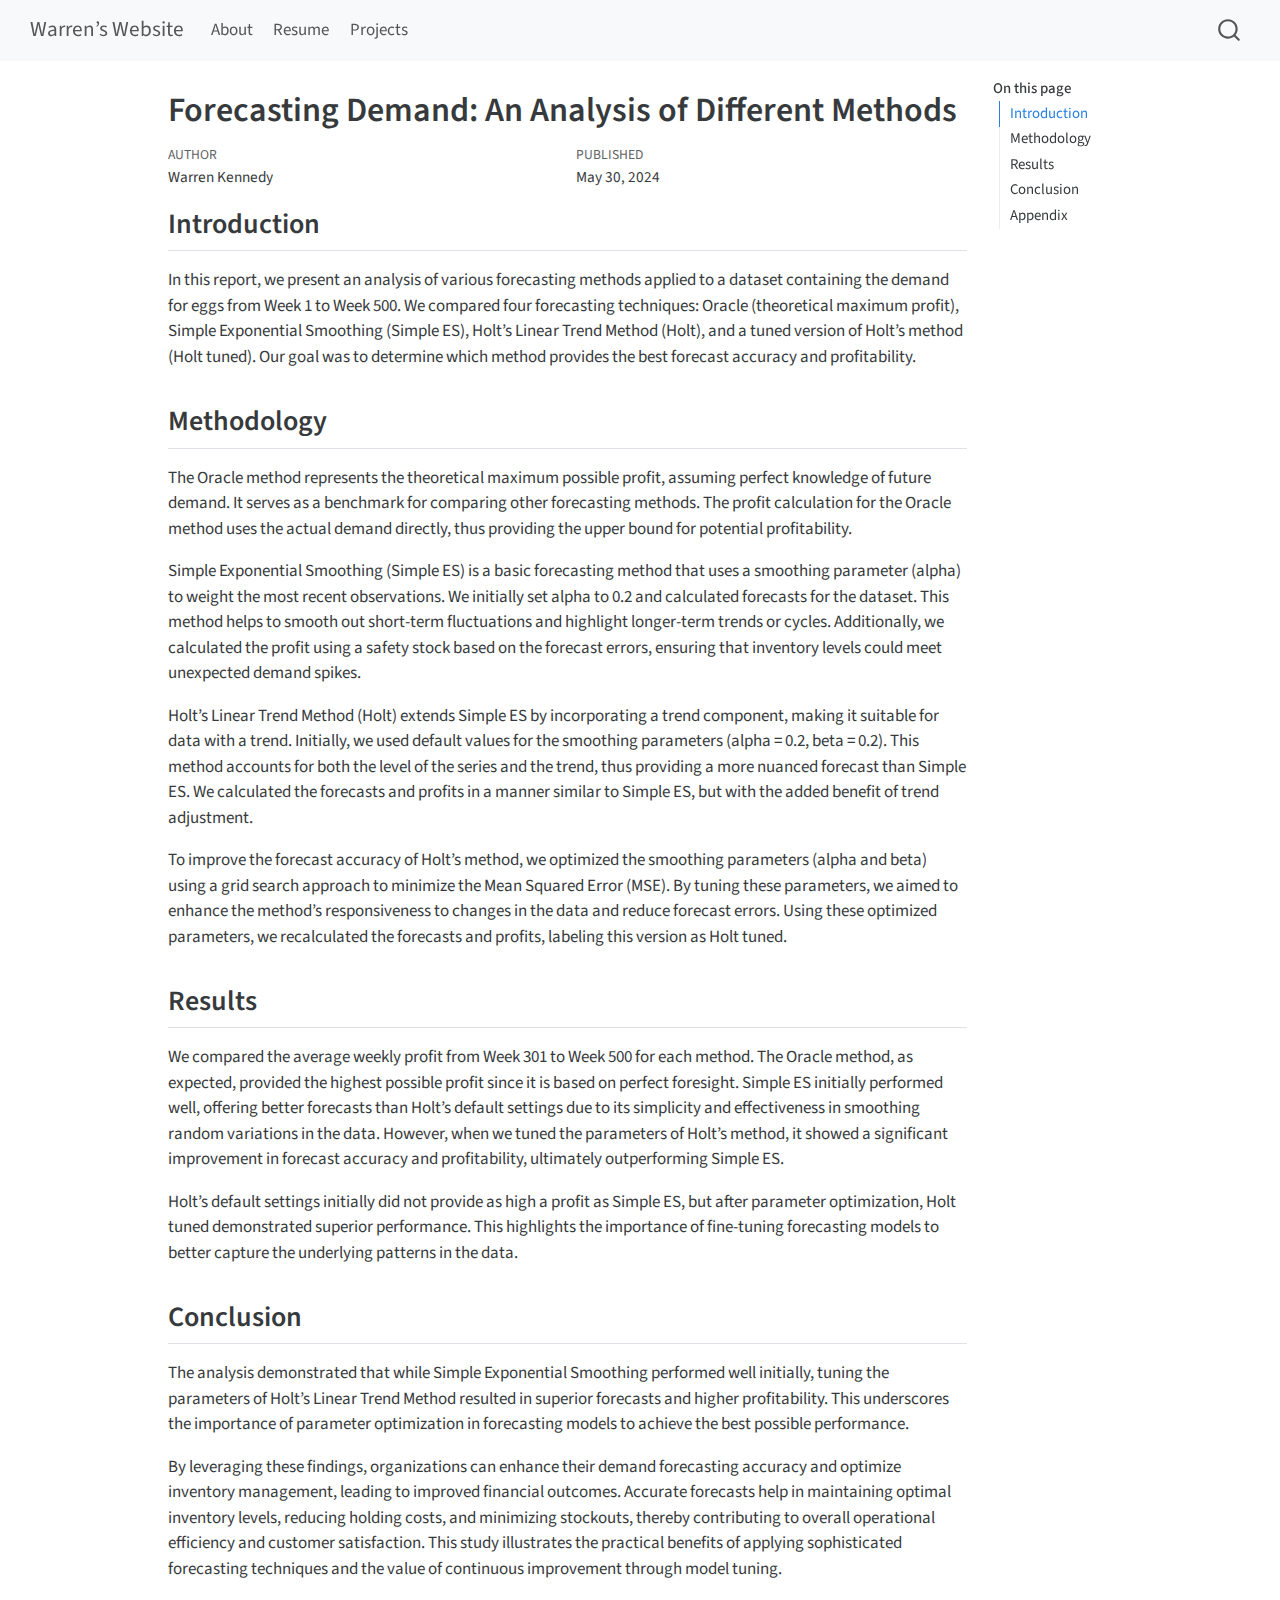
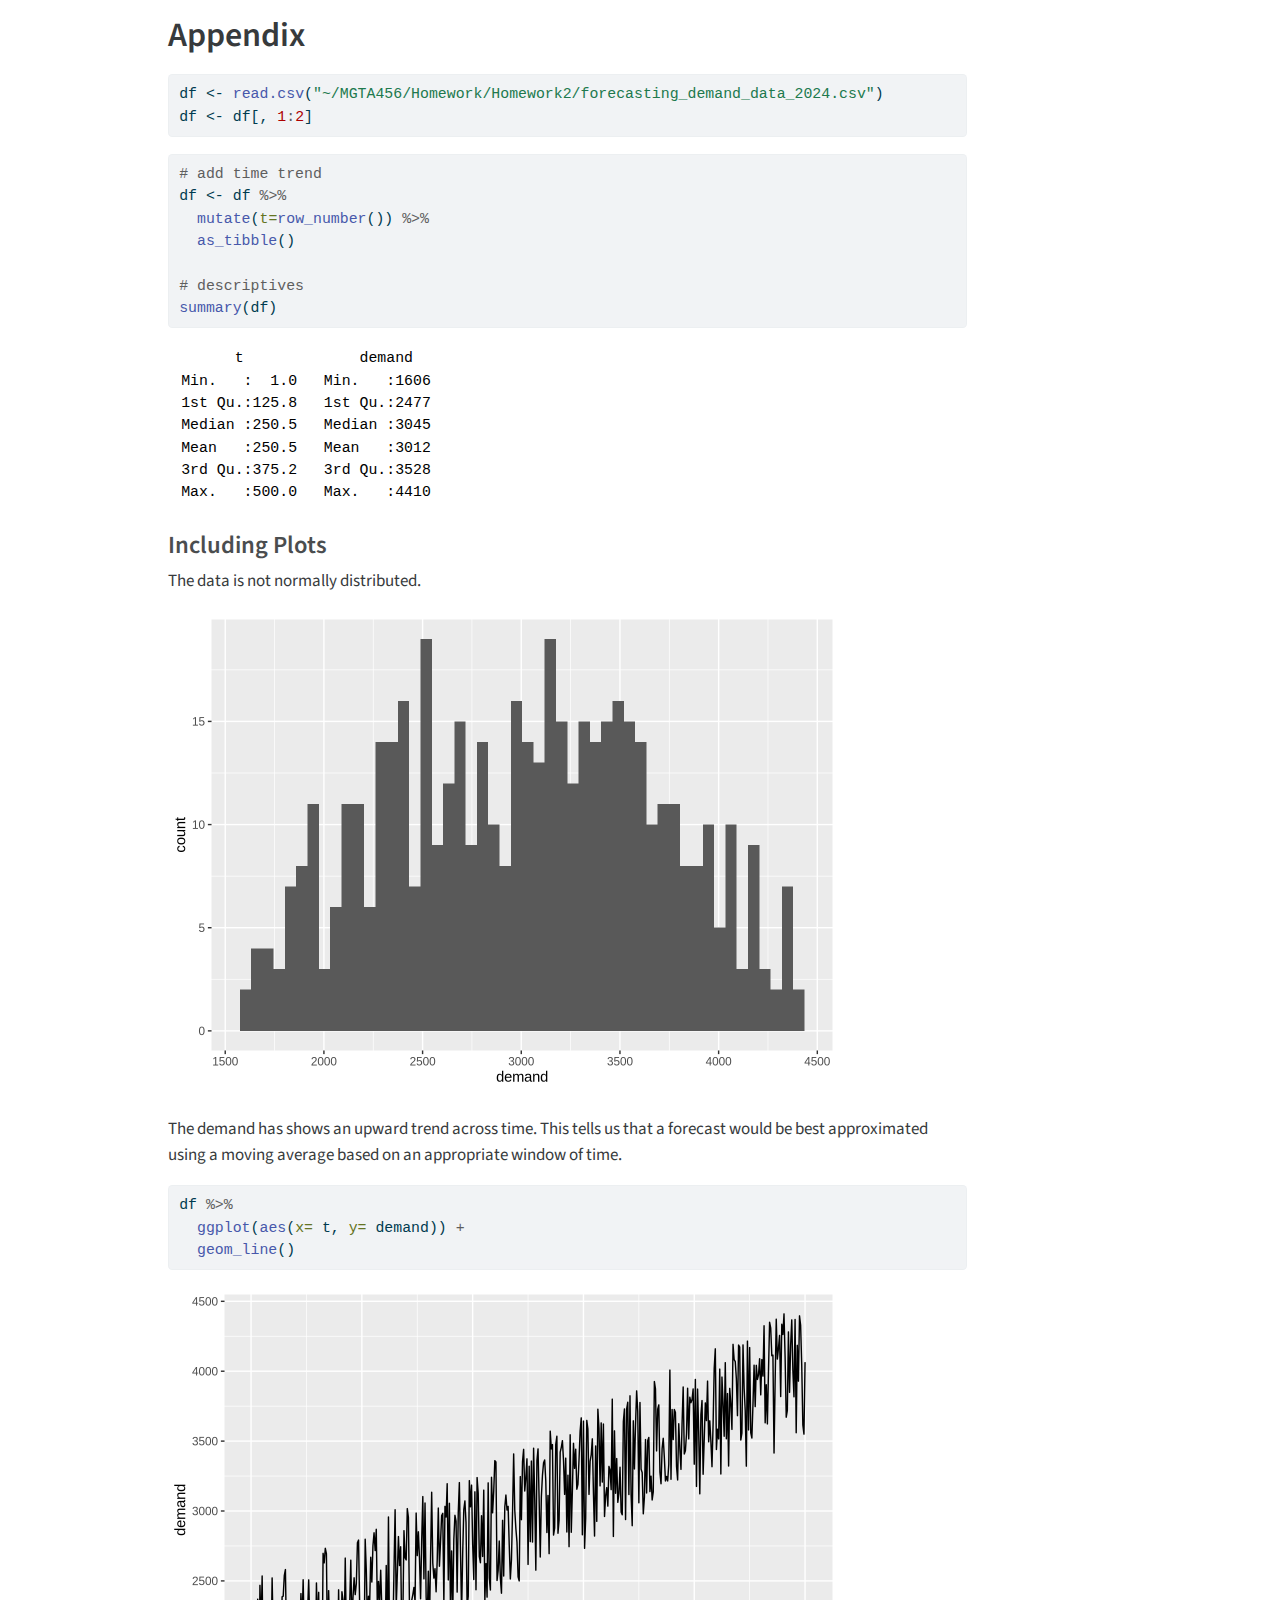
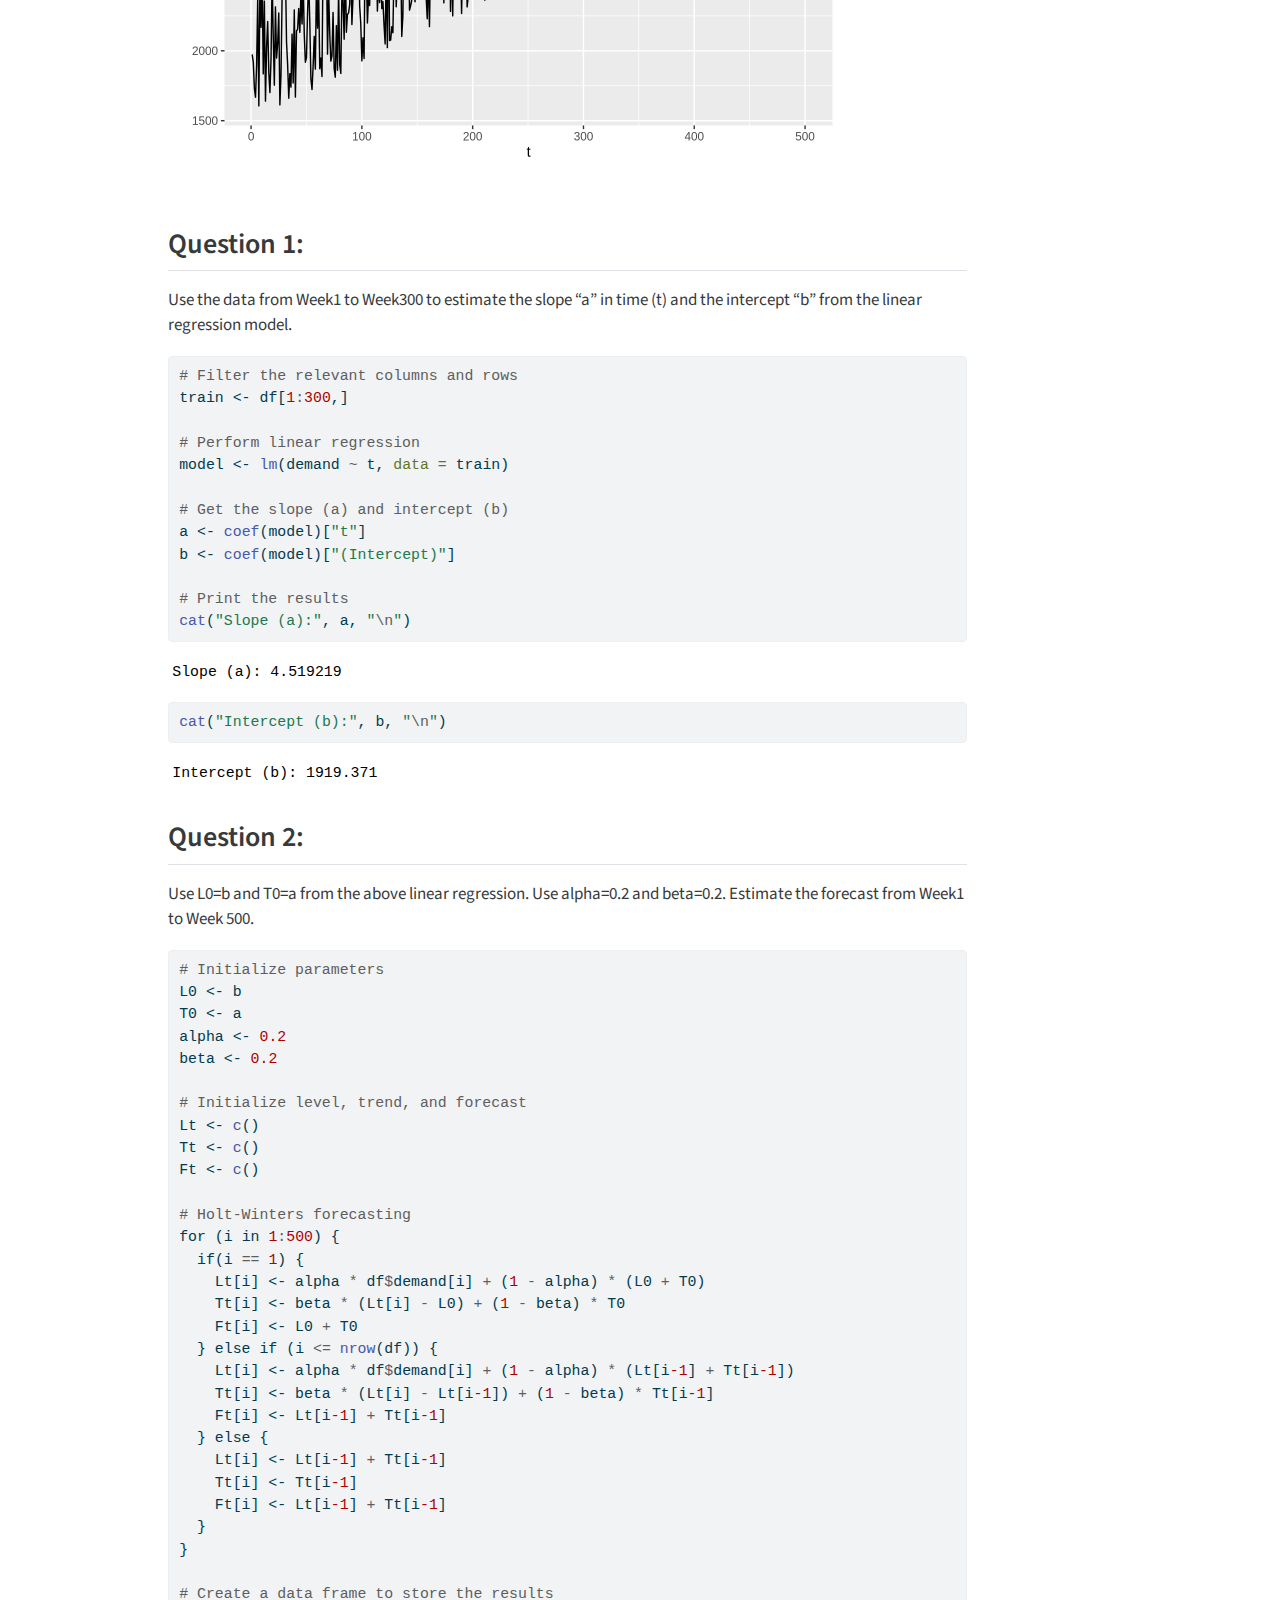
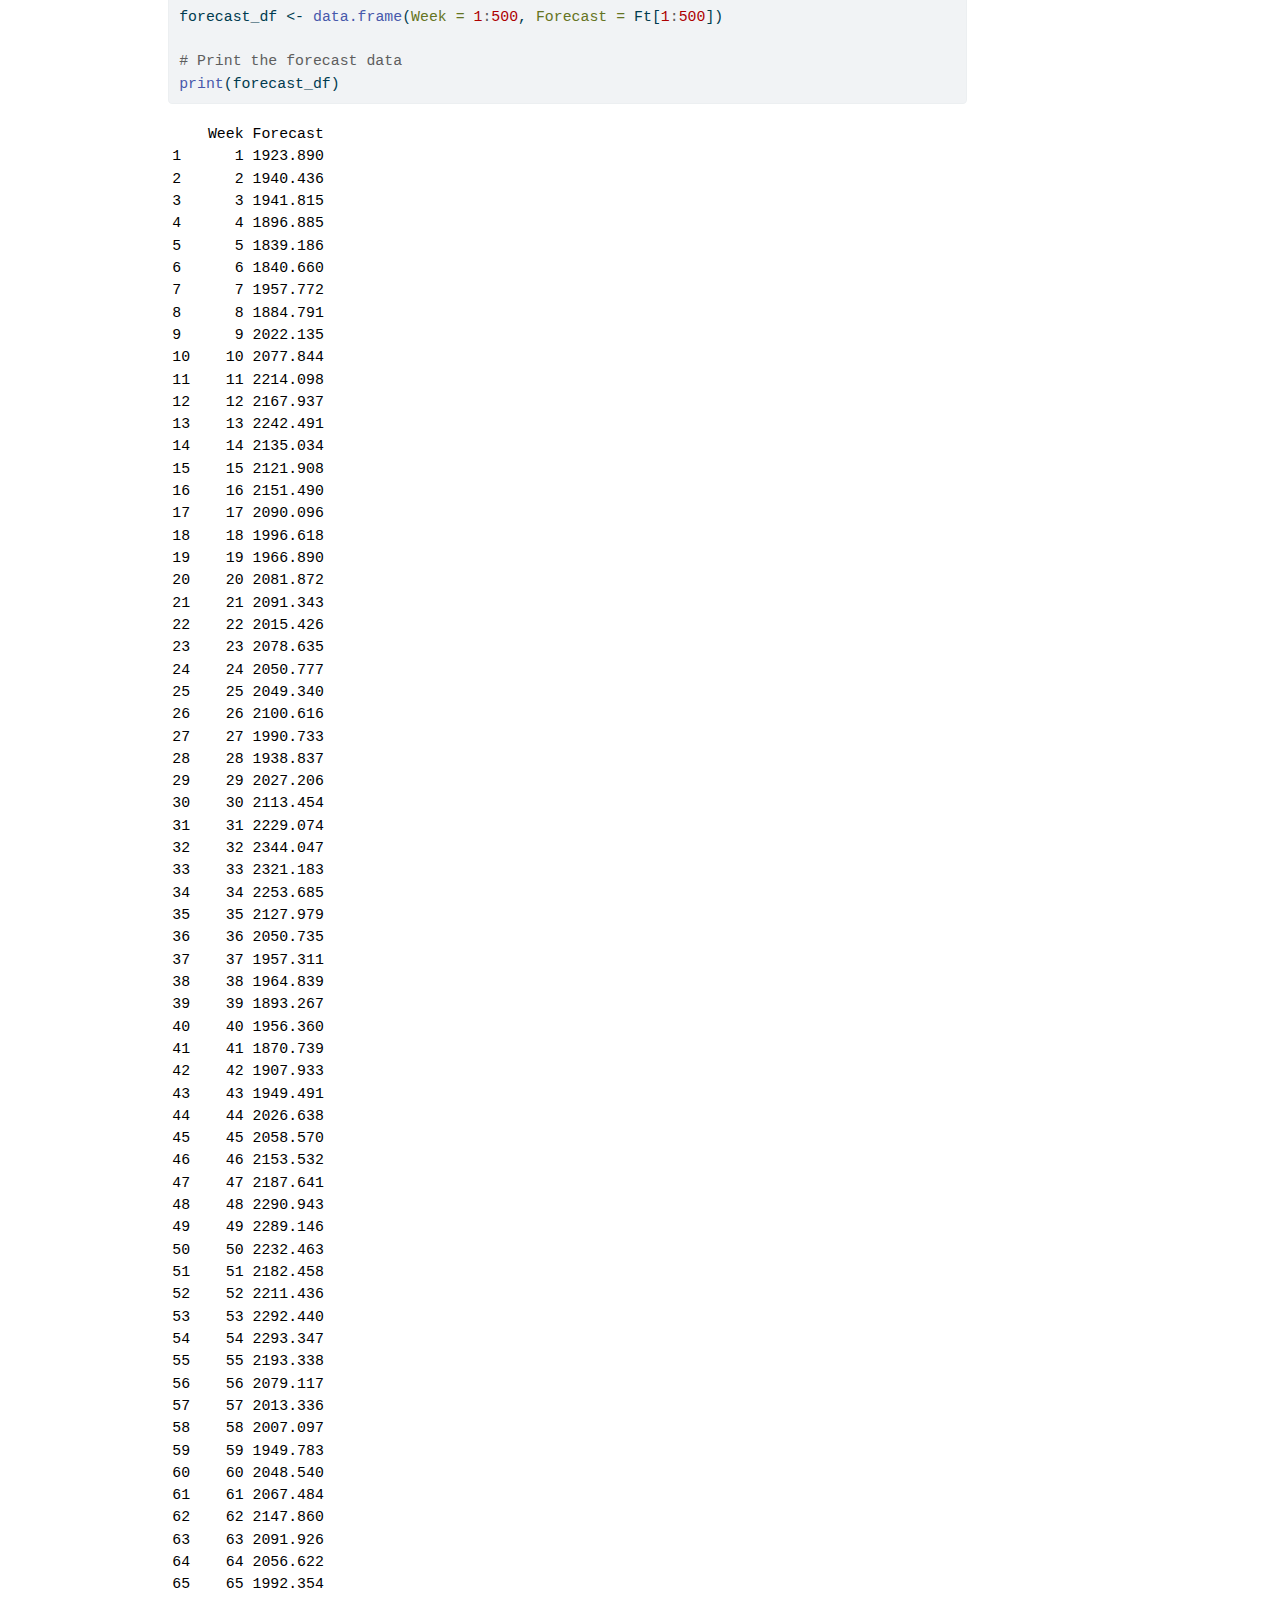
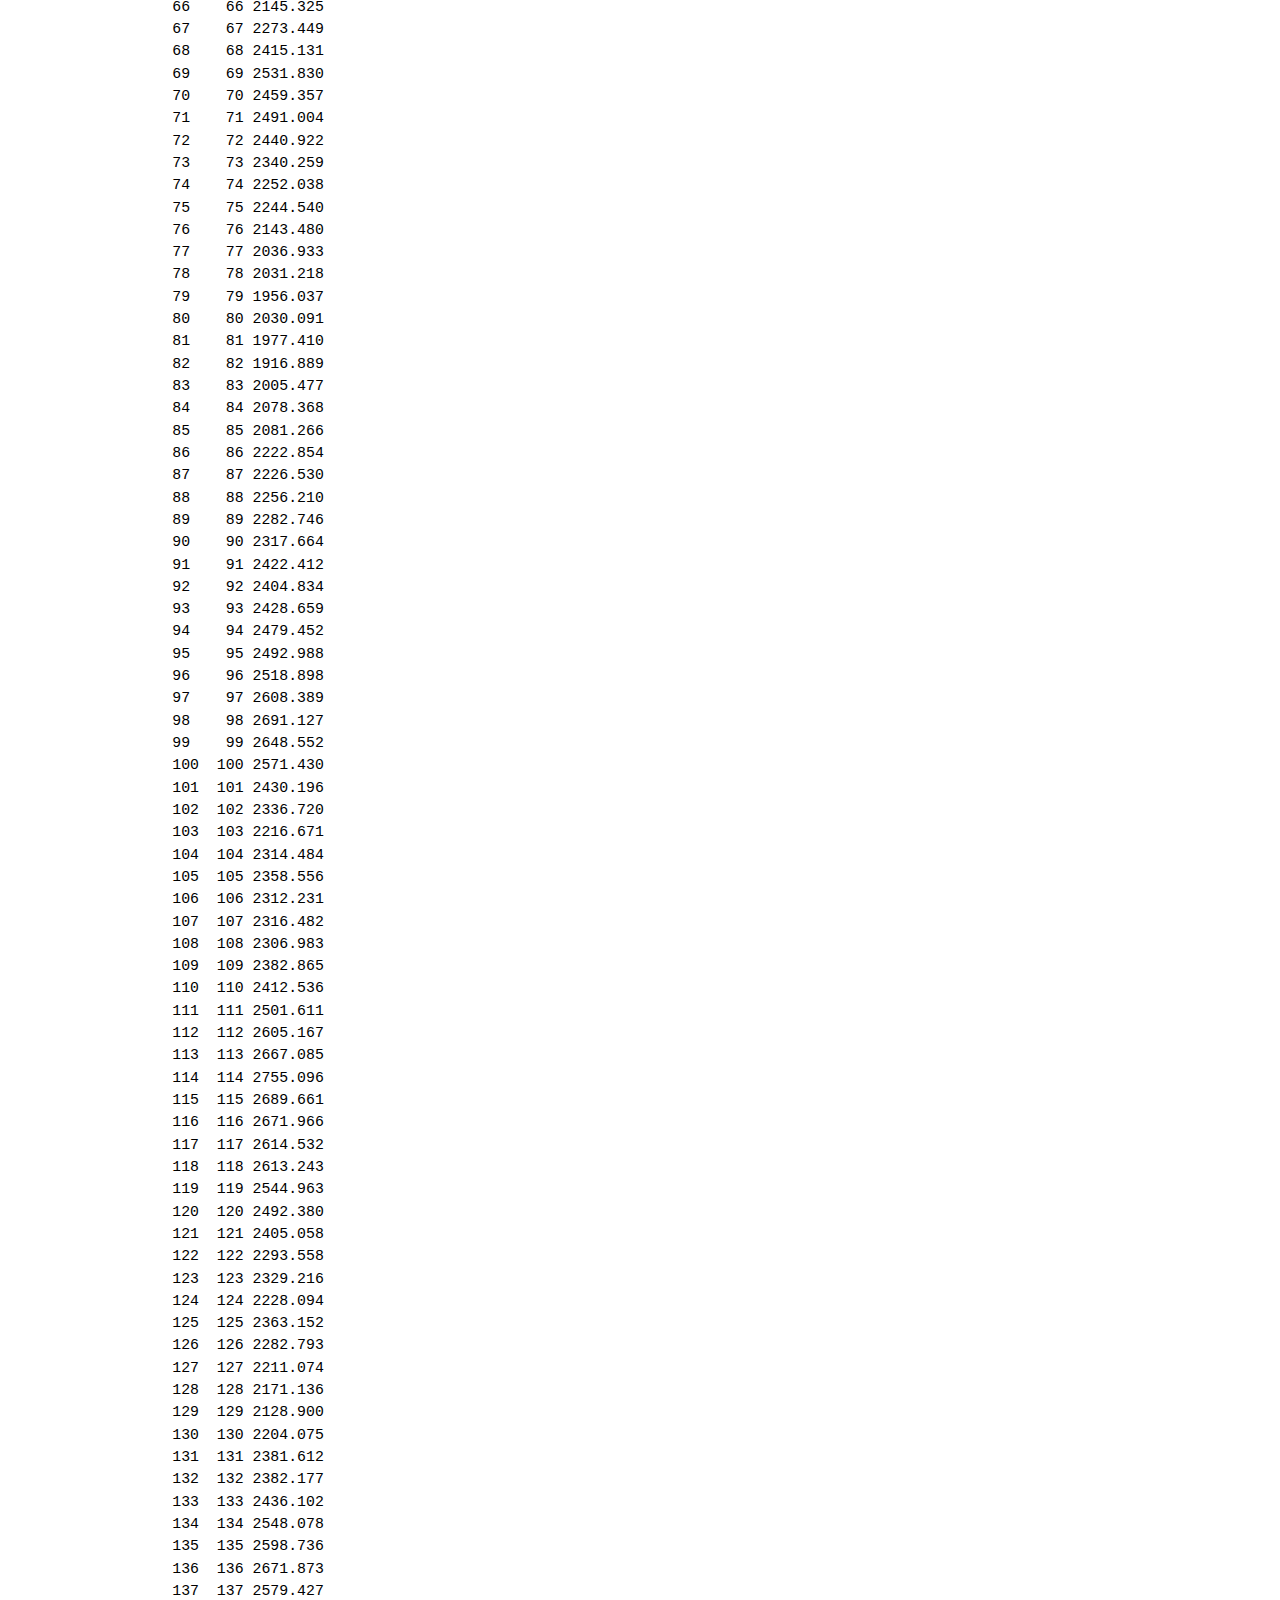
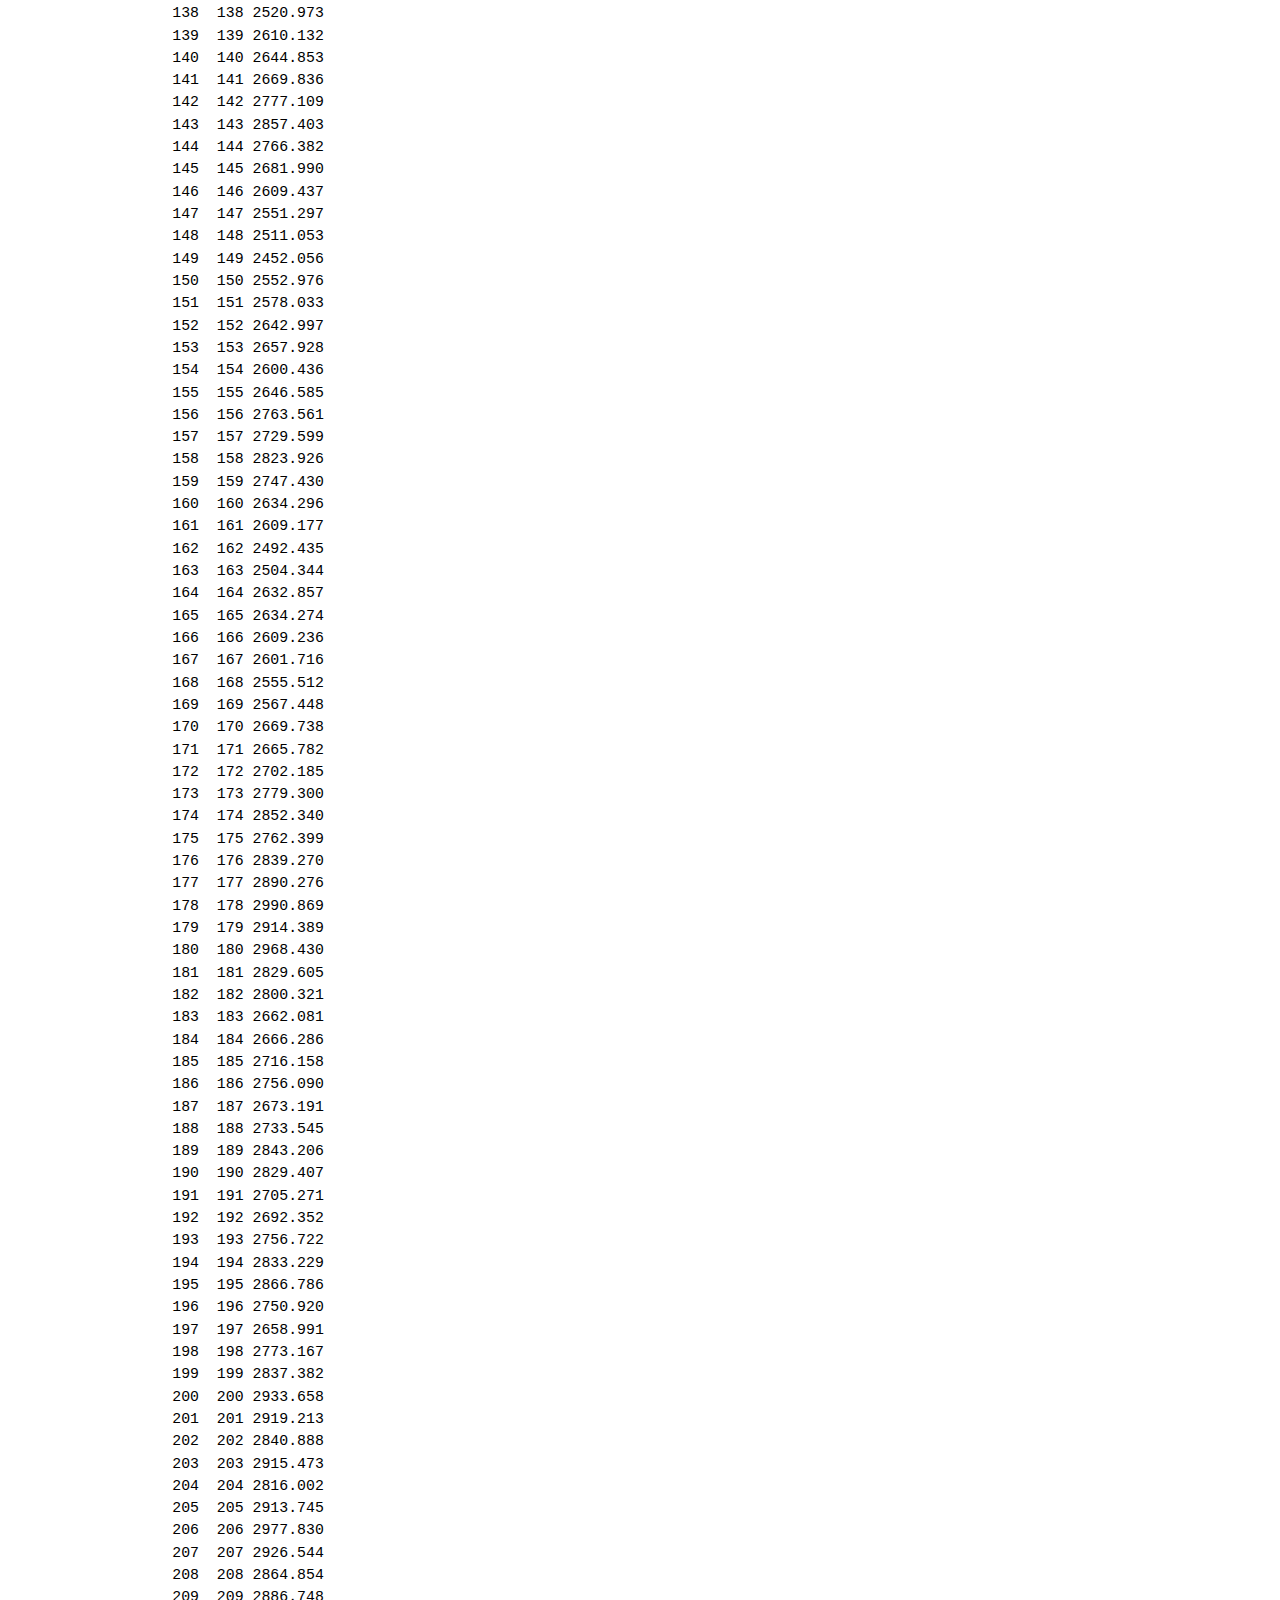
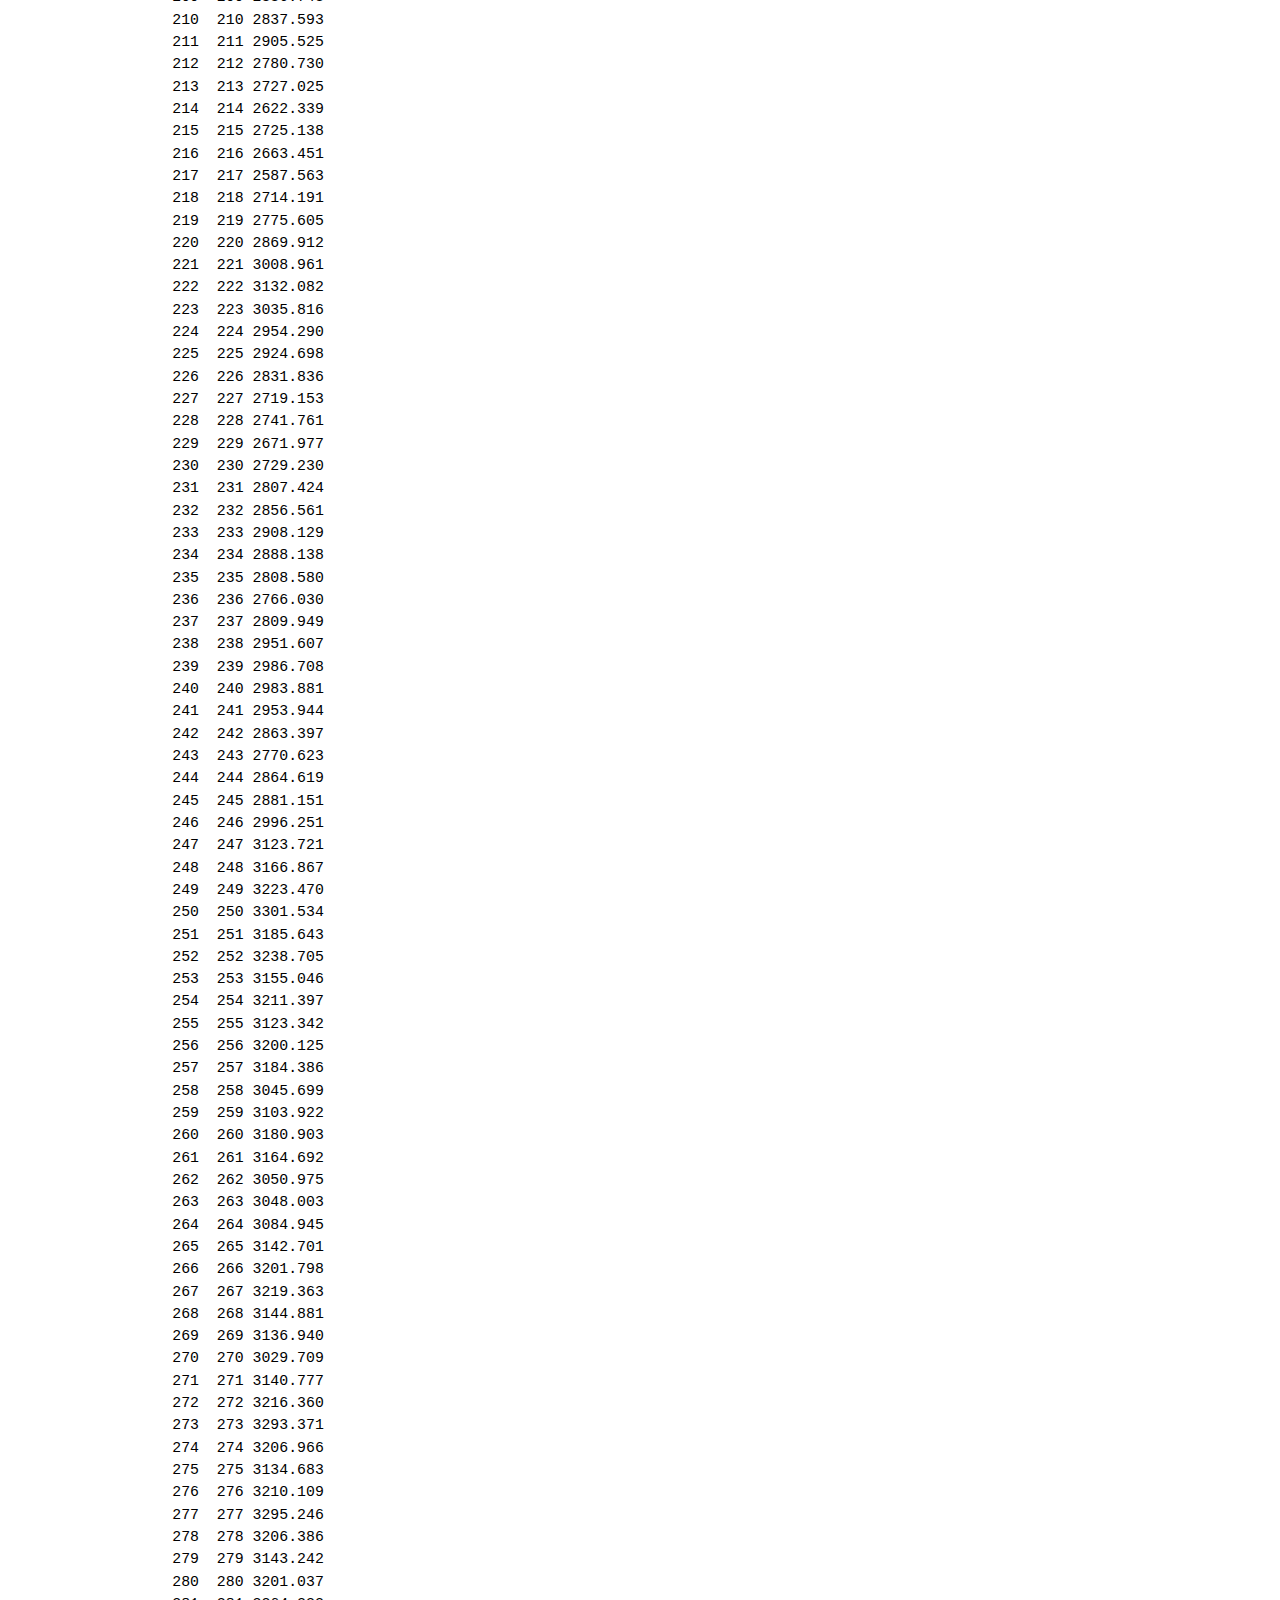
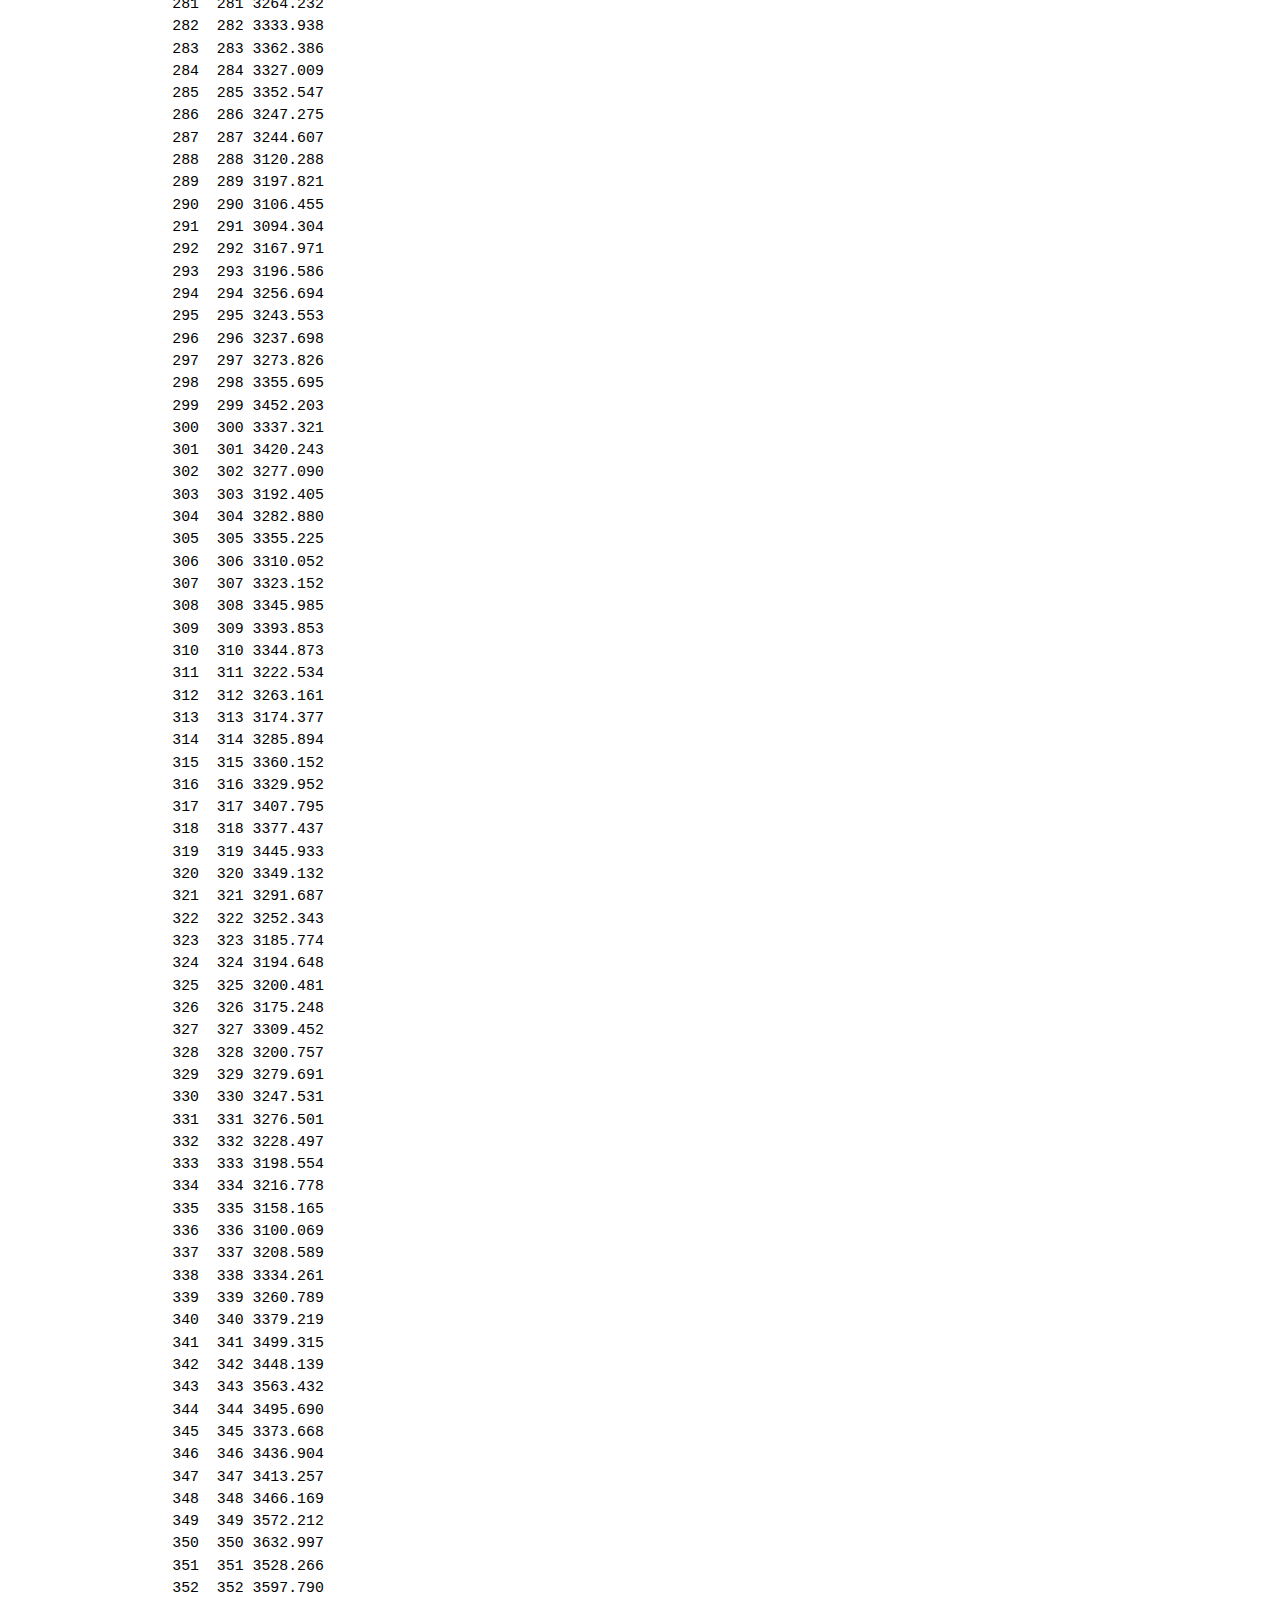
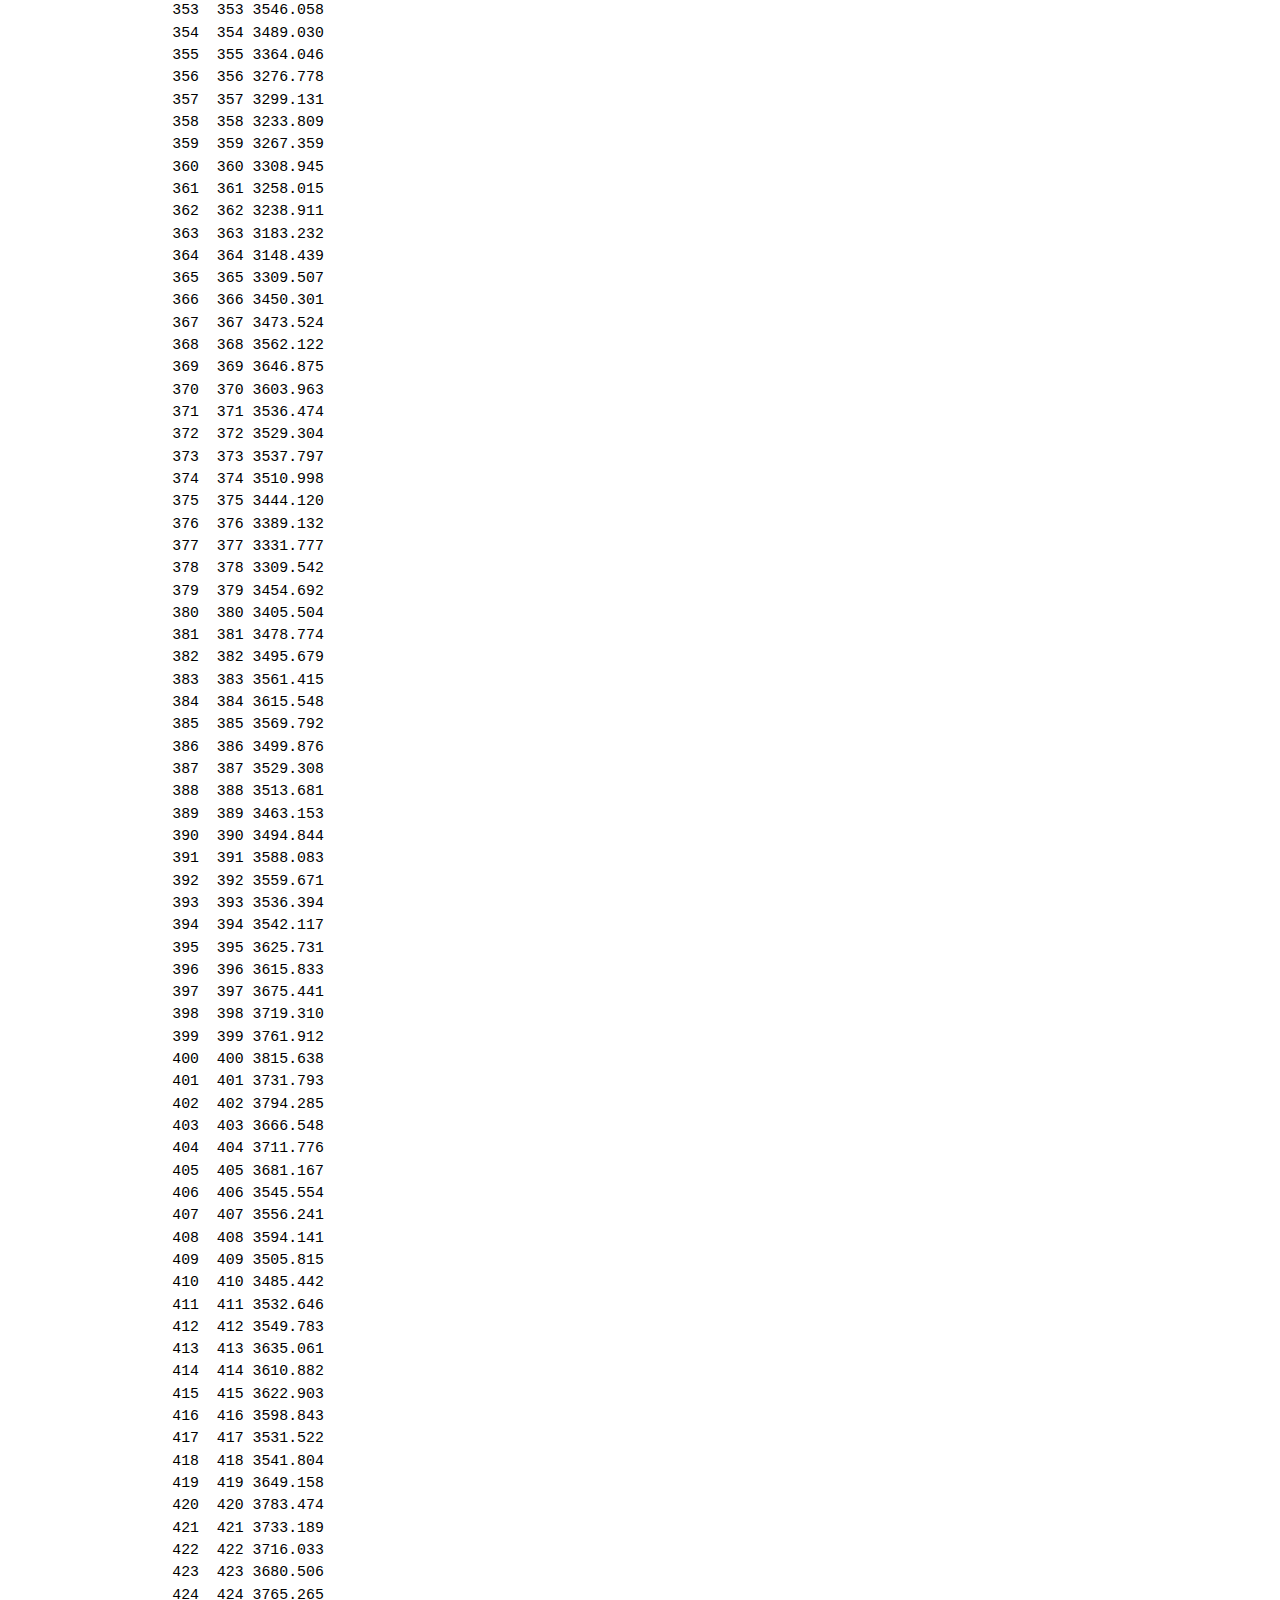
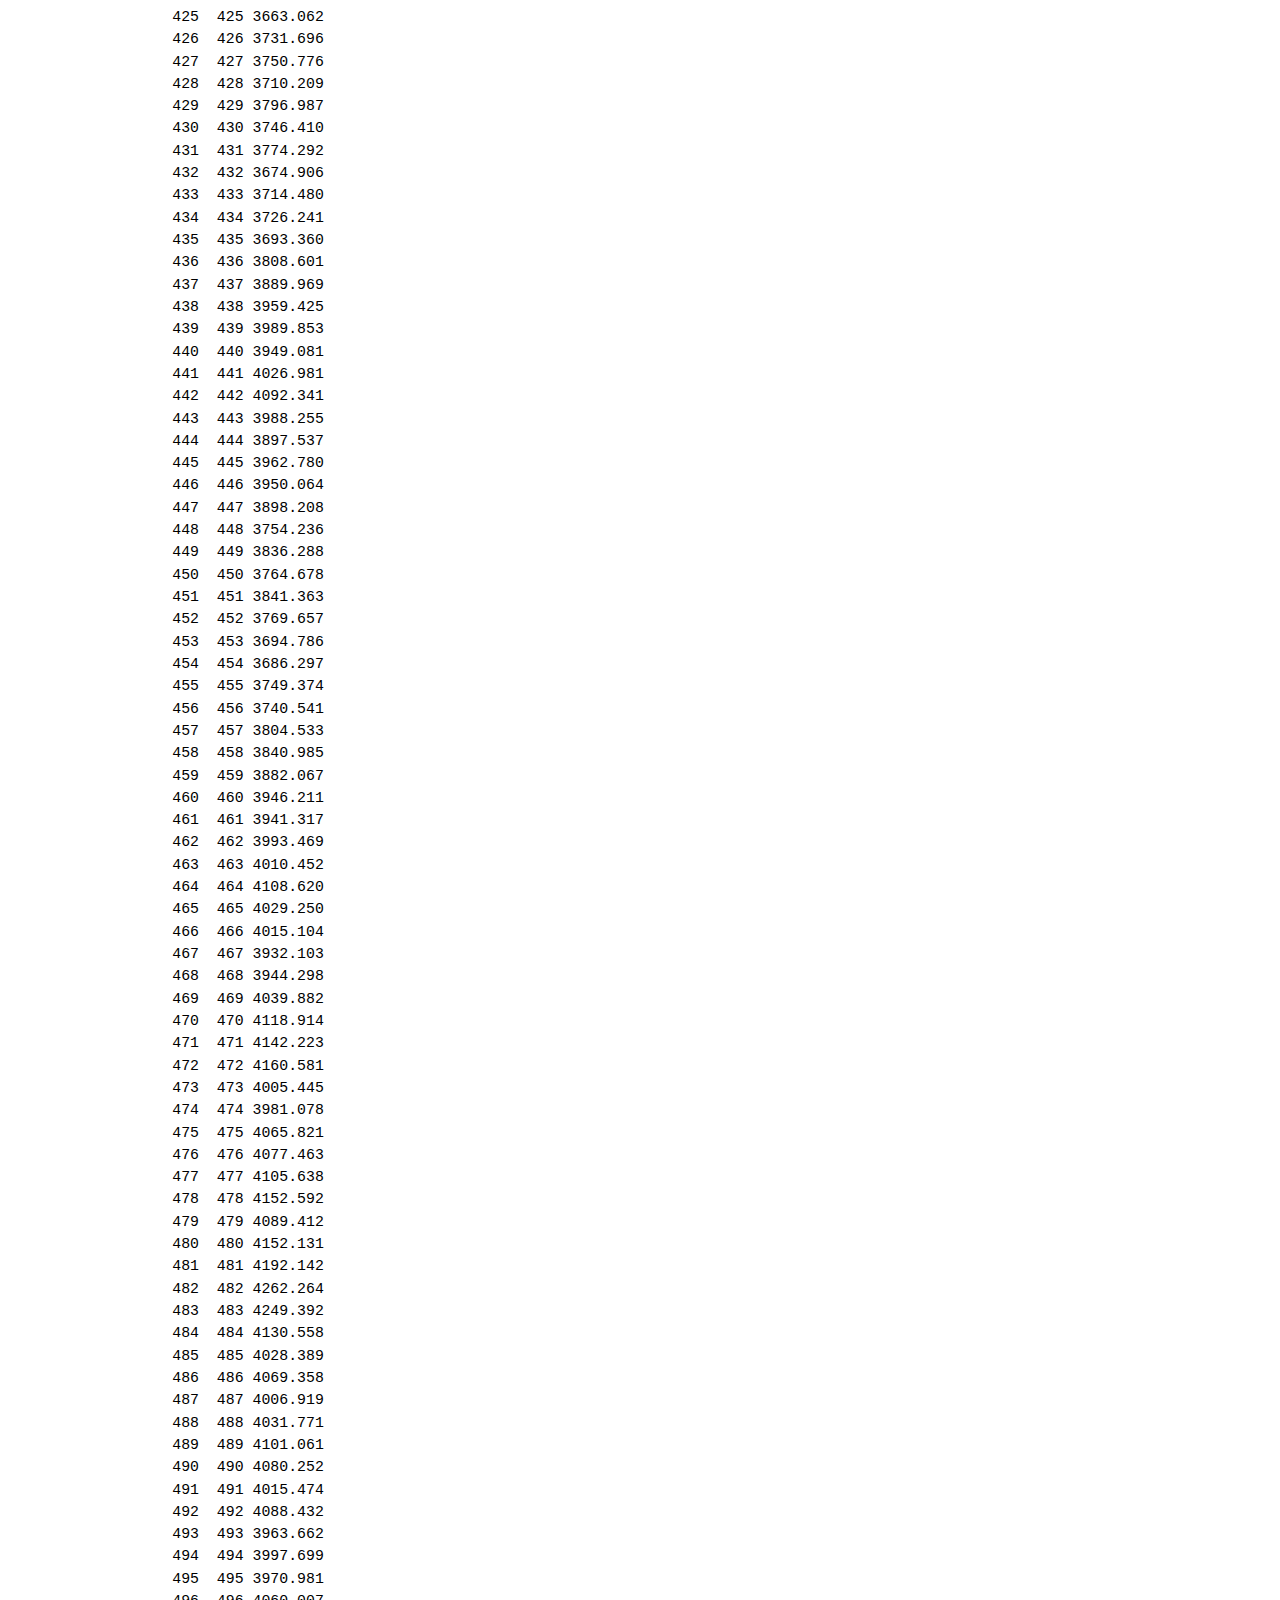
<file: docs/projects/project1/hw1_questions.html>
<!DOCTYPE html>
<html xmlns="http://www.w3.org/1999/xhtml" lang="en" xml:lang="en"><head>

<meta charset="utf-8">
<meta name="generator" content="quarto-1.4.506">

<meta name="viewport" content="width=device-width, initial-scale=1.0, user-scalable=yes">

<meta name="author" content="Warren Kennedy">
<meta name="dcterms.date" content="2024-05-30">

<title>Warren’s Website - Forecasting Demand: An Analysis of Different Methods</title>
<style>
code{white-space: pre-wrap;}
span.smallcaps{font-variant: small-caps;}
div.columns{display: flex; gap: min(4vw, 1.5em);}
div.column{flex: auto; overflow-x: auto;}
div.hanging-indent{margin-left: 1.5em; text-indent: -1.5em;}
ul.task-list{list-style: none;}
ul.task-list li input[type="checkbox"] {
  width: 0.8em;
  margin: 0 0.8em 0.2em -1em; /* quarto-specific, see https://github.com/quarto-dev/quarto-cli/issues/4556 */ 
  vertical-align: middle;
}
/* CSS for syntax highlighting */
pre > code.sourceCode { white-space: pre; position: relative; }
pre > code.sourceCode > span { line-height: 1.25; }
pre > code.sourceCode > span:empty { height: 1.2em; }
.sourceCode { overflow: visible; }
code.sourceCode > span { color: inherit; text-decoration: inherit; }
div.sourceCode { margin: 1em 0; }
pre.sourceCode { margin: 0; }
@media screen {
div.sourceCode { overflow: auto; }
}
@media print {
pre > code.sourceCode { white-space: pre-wrap; }
pre > code.sourceCode > span { text-indent: -5em; padding-left: 5em; }
}
pre.numberSource code
  { counter-reset: source-line 0; }
pre.numberSource code > span
  { position: relative; left: -4em; counter-increment: source-line; }
pre.numberSource code > span > a:first-child::before
  { content: counter(source-line);
    position: relative; left: -1em; text-align: right; vertical-align: baseline;
    border: none; display: inline-block;
    -webkit-touch-callout: none; -webkit-user-select: none;
    -khtml-user-select: none; -moz-user-select: none;
    -ms-user-select: none; user-select: none;
    padding: 0 4px; width: 4em;
  }
pre.numberSource { margin-left: 3em;  padding-left: 4px; }
div.sourceCode
  {   }
@media screen {
pre > code.sourceCode > span > a:first-child::before { text-decoration: underline; }
}
</style>


<script src="../../site_libs/quarto-nav/quarto-nav.js"></script>
<script src="../../site_libs/quarto-nav/headroom.min.js"></script>
<script src="../../site_libs/clipboard/clipboard.min.js"></script>
<script src="../../site_libs/quarto-search/autocomplete.umd.js"></script>
<script src="../../site_libs/quarto-search/fuse.min.js"></script>
<script src="../../site_libs/quarto-search/quarto-search.js"></script>
<meta name="quarto:offset" content="../../">
<script src="../../site_libs/quarto-html/quarto.js"></script>
<script src="../../site_libs/quarto-html/popper.min.js"></script>
<script src="../../site_libs/quarto-html/tippy.umd.min.js"></script>
<script src="../../site_libs/quarto-html/anchor.min.js"></script>
<link href="../../site_libs/quarto-html/tippy.css" rel="stylesheet">
<link href="../../site_libs/quarto-html/quarto-syntax-highlighting.css" rel="stylesheet" id="quarto-text-highlighting-styles">
<script src="../../site_libs/bootstrap/bootstrap.min.js"></script>
<link href="../../site_libs/bootstrap/bootstrap-icons.css" rel="stylesheet">
<link href="../../site_libs/bootstrap/bootstrap.min.css" rel="stylesheet" id="quarto-bootstrap" data-mode="light">
<script id="quarto-search-options" type="application/json">{
  "location": "navbar",
  "copy-button": false,
  "collapse-after": 3,
  "panel-placement": "end",
  "type": "overlay",
  "limit": 50,
  "keyboard-shortcut": [
    "f",
    "/",
    "s"
  ],
  "show-item-context": false,
  "language": {
    "search-no-results-text": "No results",
    "search-matching-documents-text": "matching documents",
    "search-copy-link-title": "Copy link to search",
    "search-hide-matches-text": "Hide additional matches",
    "search-more-match-text": "more match in this document",
    "search-more-matches-text": "more matches in this document",
    "search-clear-button-title": "Clear",
    "search-detached-cancel-button-title": "Cancel",
    "search-submit-button-title": "Submit",
    "search-label": "Search"
  }
}</script>


<link rel="stylesheet" href="../../styles.css">
</head>

<body class="nav-fixed">

<div id="quarto-search-results"></div>
  <header id="quarto-header" class="headroom fixed-top">
    <nav class="navbar navbar-expand-lg " data-bs-theme="dark">
      <div class="navbar-container container-fluid">
      <div class="navbar-brand-container mx-auto">
    <a class="navbar-brand" href="../../index.html">
    <span class="navbar-title">Warren’s Website</span>
    </a>
  </div>
            <div id="quarto-search" class="" title="Search"></div>
          <button class="navbar-toggler" type="button" data-bs-toggle="collapse" data-bs-target="#navbarCollapse" aria-controls="navbarCollapse" aria-expanded="false" aria-label="Toggle navigation" onclick="if (window.quartoToggleHeadroom) { window.quartoToggleHeadroom(); }">
  <span class="navbar-toggler-icon"></span>
</button>
          <div class="collapse navbar-collapse" id="navbarCollapse">
            <ul class="navbar-nav navbar-nav-scroll me-auto">
  <li class="nav-item">
    <a class="nav-link" href="../../index.html"> 
<span class="menu-text">About</span></a>
  </li>  
  <li class="nav-item">
    <a class="nav-link" href="../../resume.html"> 
<span class="menu-text">Resume</span></a>
  </li>  
  <li class="nav-item">
    <a class="nav-link" href="../../projects.html"> 
<span class="menu-text">Projects</span></a>
  </li>  
</ul>
          </div> <!-- /navcollapse -->
          <div class="quarto-navbar-tools">
</div>
      </div> <!-- /container-fluid -->
    </nav>
</header>
<!-- content -->
<div id="quarto-content" class="quarto-container page-columns page-rows-contents page-layout-article page-navbar">
<!-- sidebar -->
<!-- margin-sidebar -->
    <div id="quarto-margin-sidebar" class="sidebar margin-sidebar">
        <nav id="TOC" role="doc-toc" class="toc-active">
    <h2 id="toc-title">On this page</h2>
   
  <ul>
  <li><a href="#introduction" id="toc-introduction" class="nav-link active" data-scroll-target="#introduction">Introduction</a></li>
  <li><a href="#methodology" id="toc-methodology" class="nav-link" data-scroll-target="#methodology">Methodology</a></li>
  <li><a href="#results" id="toc-results" class="nav-link" data-scroll-target="#results">Results</a></li>
  <li><a href="#conclusion" id="toc-conclusion" class="nav-link" data-scroll-target="#conclusion">Conclusion</a></li>
  <li><a href="#appendix" id="toc-appendix" class="nav-link" data-scroll-target="#appendix">Appendix</a>
  <ul class="collapse">
  <li><a href="#including-plots" id="toc-including-plots" class="nav-link" data-scroll-target="#including-plots">Including Plots</a></li>
  <li><a href="#question-1" id="toc-question-1" class="nav-link" data-scroll-target="#question-1">Question 1:</a></li>
  <li><a href="#question-2" id="toc-question-2" class="nav-link" data-scroll-target="#question-2">Question 2:</a></li>
  <li><a href="#question-3" id="toc-question-3" class="nav-link" data-scroll-target="#question-3">Question 3:</a></li>
  <li><a href="#question-4" id="toc-question-4" class="nav-link" data-scroll-target="#question-4">Question 4:</a></li>
  <li><a href="#question-5" id="toc-question-5" class="nav-link" data-scroll-target="#question-5">Question 5</a></li>
  <li><a href="#question-6" id="toc-question-6" class="nav-link" data-scroll-target="#question-6">Question 6:</a></li>
  </ul></li>
  </ul>
</nav>
    </div>
<!-- main -->
<main class="content" id="quarto-document-content">

<header id="title-block-header" class="quarto-title-block default">
<div class="quarto-title">
<h1 class="title">Forecasting Demand: An Analysis of Different Methods</h1>
</div>



<div class="quarto-title-meta">

    <div>
    <div class="quarto-title-meta-heading">Author</div>
    <div class="quarto-title-meta-contents">
             <p>Warren Kennedy </p>
          </div>
  </div>
    
    <div>
    <div class="quarto-title-meta-heading">Published</div>
    <div class="quarto-title-meta-contents">
      <p class="date">May 30, 2024</p>
    </div>
  </div>
  
    
  </div>
  


</header>


<section id="introduction" class="level2">
<h2 class="anchored" data-anchor-id="introduction">Introduction</h2>
<p>In this report, we present an analysis of various forecasting methods applied to a dataset containing the demand for eggs from Week 1 to Week 500. We compared four forecasting techniques: Oracle (theoretical maximum profit), Simple Exponential Smoothing (Simple ES), Holt’s Linear Trend Method (Holt), and a tuned version of Holt’s method (Holt tuned). Our goal was to determine which method provides the best forecast accuracy and profitability.</p>
</section>
<section id="methodology" class="level2">
<h2 class="anchored" data-anchor-id="methodology">Methodology</h2>
<p>The Oracle method represents the theoretical maximum possible profit, assuming perfect knowledge of future demand. It serves as a benchmark for comparing other forecasting methods. The profit calculation for the Oracle method uses the actual demand directly, thus providing the upper bound for potential profitability.</p>
<p>Simple Exponential Smoothing (Simple ES) is a basic forecasting method that uses a smoothing parameter (alpha) to weight the most recent observations. We initially set alpha to 0.2 and calculated forecasts for the dataset. This method helps to smooth out short-term fluctuations and highlight longer-term trends or cycles. Additionally, we calculated the profit using a safety stock based on the forecast errors, ensuring that inventory levels could meet unexpected demand spikes.</p>
<p>Holt’s Linear Trend Method (Holt) extends Simple ES by incorporating a trend component, making it suitable for data with a trend. Initially, we used default values for the smoothing parameters (alpha = 0.2, beta = 0.2). This method accounts for both the level of the series and the trend, thus providing a more nuanced forecast than Simple ES. We calculated the forecasts and profits in a manner similar to Simple ES, but with the added benefit of trend adjustment.</p>
<p>To improve the forecast accuracy of Holt’s method, we optimized the smoothing parameters (alpha and beta) using a grid search approach to minimize the Mean Squared Error (MSE). By tuning these parameters, we aimed to enhance the method’s responsiveness to changes in the data and reduce forecast errors. Using these optimized parameters, we recalculated the forecasts and profits, labeling this version as Holt tuned.</p>
</section>
<section id="results" class="level2">
<h2 class="anchored" data-anchor-id="results">Results</h2>
<p>We compared the average weekly profit from Week 301 to Week 500 for each method. The Oracle method, as expected, provided the highest possible profit since it is based on perfect foresight. Simple ES initially performed well, offering better forecasts than Holt’s default settings due to its simplicity and effectiveness in smoothing random variations in the data. However, when we tuned the parameters of Holt’s method, it showed a significant improvement in forecast accuracy and profitability, ultimately outperforming Simple ES.</p>
<p>Holt’s default settings initially did not provide as high a profit as Simple ES, but after parameter optimization, Holt tuned demonstrated superior performance. This highlights the importance of fine-tuning forecasting models to better capture the underlying patterns in the data.</p>
</section>
<section id="conclusion" class="level2">
<h2 class="anchored" data-anchor-id="conclusion">Conclusion</h2>
<p>The analysis demonstrated that while Simple Exponential Smoothing performed well initially, tuning the parameters of Holt’s Linear Trend Method resulted in superior forecasts and higher profitability. This underscores the importance of parameter optimization in forecasting models to achieve the best possible performance.</p>
<p>By leveraging these findings, organizations can enhance their demand forecasting accuracy and optimize inventory management, leading to improved financial outcomes. Accurate forecasts help in maintaining optimal inventory levels, reducing holding costs, and minimizing stockouts, thereby contributing to overall operational efficiency and customer satisfaction. This study illustrates the practical benefits of applying sophisticated forecasting techniques and the value of continuous improvement through model tuning.</p>
</section>
<section id="appendix" class="level1">
<h1>Appendix</h1>
<div class="cell">
<div class="sourceCode cell-code" id="cb1"><pre class="sourceCode r code-with-copy"><code class="sourceCode r"><span id="cb1-1"><a href="#cb1-1" aria-hidden="true" tabindex="-1"></a>df <span class="ot">&lt;-</span> <span class="fu">read.csv</span>(<span class="st">"~/MGTA456/Homework/Homework2/forecasting_demand_data_2024.csv"</span>)</span>
<span id="cb1-2"><a href="#cb1-2" aria-hidden="true" tabindex="-1"></a>df <span class="ot">&lt;-</span> df[, <span class="dv">1</span><span class="sc">:</span><span class="dv">2</span>]</span></code><button title="Copy to Clipboard" class="code-copy-button"><i class="bi"></i></button></pre></div>
</div>
<div class="cell">
<div class="sourceCode cell-code" id="cb2"><pre class="sourceCode r code-with-copy"><code class="sourceCode r"><span id="cb2-1"><a href="#cb2-1" aria-hidden="true" tabindex="-1"></a><span class="co"># add time trend</span></span>
<span id="cb2-2"><a href="#cb2-2" aria-hidden="true" tabindex="-1"></a>df <span class="ot">&lt;-</span> df <span class="sc">%&gt;%</span></span>
<span id="cb2-3"><a href="#cb2-3" aria-hidden="true" tabindex="-1"></a>  <span class="fu">mutate</span>(<span class="at">t=</span><span class="fu">row_number</span>()) <span class="sc">%&gt;%</span></span>
<span id="cb2-4"><a href="#cb2-4" aria-hidden="true" tabindex="-1"></a>  <span class="fu">as_tibble</span>()</span>
<span id="cb2-5"><a href="#cb2-5" aria-hidden="true" tabindex="-1"></a></span>
<span id="cb2-6"><a href="#cb2-6" aria-hidden="true" tabindex="-1"></a><span class="co"># descriptives</span></span>
<span id="cb2-7"><a href="#cb2-7" aria-hidden="true" tabindex="-1"></a><span class="fu">summary</span>(df)</span></code><button title="Copy to Clipboard" class="code-copy-button"><i class="bi"></i></button></pre></div>
<div class="cell-output cell-output-stdout">
<pre><code>       t             demand    
 Min.   :  1.0   Min.   :1606  
 1st Qu.:125.8   1st Qu.:2477  
 Median :250.5   Median :3045  
 Mean   :250.5   Mean   :3012  
 3rd Qu.:375.2   3rd Qu.:3528  
 Max.   :500.0   Max.   :4410  </code></pre>
</div>
</div>
<section id="including-plots" class="level3">
<h3 class="anchored" data-anchor-id="including-plots">Including Plots</h3>
<p>The data is not normally distributed.</p>
<div class="cell">
<div class="cell-output-display">
<div>
<figure class="figure">
<p><img src="hw1_questions_files/figure-html/unnamed-chunk-2-1.png" class="img-fluid figure-img" width="672"></p>
</figure>
</div>
</div>
</div>
<p>The demand has shows an upward trend across time. This tells us that a forecast would be best approximated using a moving average based on an appropriate window of time.</p>
<div class="cell">
<div class="sourceCode cell-code" id="cb4"><pre class="sourceCode r code-with-copy"><code class="sourceCode r"><span id="cb4-1"><a href="#cb4-1" aria-hidden="true" tabindex="-1"></a>df <span class="sc">%&gt;%</span></span>
<span id="cb4-2"><a href="#cb4-2" aria-hidden="true" tabindex="-1"></a>  <span class="fu">ggplot</span>(<span class="fu">aes</span>(<span class="at">x=</span> t, <span class="at">y=</span> demand)) <span class="sc">+</span> </span>
<span id="cb4-3"><a href="#cb4-3" aria-hidden="true" tabindex="-1"></a>  <span class="fu">geom_line</span>()</span></code><button title="Copy to Clipboard" class="code-copy-button"><i class="bi"></i></button></pre></div>
<div class="cell-output-display">
<div>
<figure class="figure">
<p><img src="hw1_questions_files/figure-html/unnamed-chunk-3-1.png" class="img-fluid figure-img" width="672"></p>
</figure>
</div>
</div>
</div>
</section>
<section id="question-1" class="level2">
<h2 class="anchored" data-anchor-id="question-1">Question 1:</h2>
<p>Use the data from Week1 to Week300 to estimate the slope “a” in time (t) and the intercept “b” from the linear regression model.</p>
<div class="cell">
<div class="sourceCode cell-code" id="cb5"><pre class="sourceCode r code-with-copy"><code class="sourceCode r"><span id="cb5-1"><a href="#cb5-1" aria-hidden="true" tabindex="-1"></a><span class="co"># Filter the relevant columns and rows</span></span>
<span id="cb5-2"><a href="#cb5-2" aria-hidden="true" tabindex="-1"></a>train <span class="ot">&lt;-</span> df[<span class="dv">1</span><span class="sc">:</span><span class="dv">300</span>,]</span>
<span id="cb5-3"><a href="#cb5-3" aria-hidden="true" tabindex="-1"></a></span>
<span id="cb5-4"><a href="#cb5-4" aria-hidden="true" tabindex="-1"></a><span class="co"># Perform linear regression</span></span>
<span id="cb5-5"><a href="#cb5-5" aria-hidden="true" tabindex="-1"></a>model <span class="ot">&lt;-</span> <span class="fu">lm</span>(demand <span class="sc">~</span> t, <span class="at">data =</span> train)</span>
<span id="cb5-6"><a href="#cb5-6" aria-hidden="true" tabindex="-1"></a></span>
<span id="cb5-7"><a href="#cb5-7" aria-hidden="true" tabindex="-1"></a><span class="co"># Get the slope (a) and intercept (b)</span></span>
<span id="cb5-8"><a href="#cb5-8" aria-hidden="true" tabindex="-1"></a>a <span class="ot">&lt;-</span> <span class="fu">coef</span>(model)[<span class="st">"t"</span>]</span>
<span id="cb5-9"><a href="#cb5-9" aria-hidden="true" tabindex="-1"></a>b <span class="ot">&lt;-</span> <span class="fu">coef</span>(model)[<span class="st">"(Intercept)"</span>]</span>
<span id="cb5-10"><a href="#cb5-10" aria-hidden="true" tabindex="-1"></a></span>
<span id="cb5-11"><a href="#cb5-11" aria-hidden="true" tabindex="-1"></a><span class="co"># Print the results</span></span>
<span id="cb5-12"><a href="#cb5-12" aria-hidden="true" tabindex="-1"></a><span class="fu">cat</span>(<span class="st">"Slope (a):"</span>, a, <span class="st">"</span><span class="sc">\n</span><span class="st">"</span>)</span></code><button title="Copy to Clipboard" class="code-copy-button"><i class="bi"></i></button></pre></div>
<div class="cell-output cell-output-stdout">
<pre><code>Slope (a): 4.519219 </code></pre>
</div>
<div class="sourceCode cell-code" id="cb7"><pre class="sourceCode r code-with-copy"><code class="sourceCode r"><span id="cb7-1"><a href="#cb7-1" aria-hidden="true" tabindex="-1"></a><span class="fu">cat</span>(<span class="st">"Intercept (b):"</span>, b, <span class="st">"</span><span class="sc">\n</span><span class="st">"</span>)</span></code><button title="Copy to Clipboard" class="code-copy-button"><i class="bi"></i></button></pre></div>
<div class="cell-output cell-output-stdout">
<pre><code>Intercept (b): 1919.371 </code></pre>
</div>
</div>
</section>
<section id="question-2" class="level2">
<h2 class="anchored" data-anchor-id="question-2">Question 2:</h2>
<p>Use L0=b and T0=a from the above linear regression. Use alpha=0.2 and beta=0.2. Estimate the forecast from Week1 to Week 500.</p>
<div class="cell">
<div class="sourceCode cell-code" id="cb9"><pre class="sourceCode r code-with-copy"><code class="sourceCode r"><span id="cb9-1"><a href="#cb9-1" aria-hidden="true" tabindex="-1"></a><span class="co"># Initialize parameters</span></span>
<span id="cb9-2"><a href="#cb9-2" aria-hidden="true" tabindex="-1"></a>L0 <span class="ot">&lt;-</span> b</span>
<span id="cb9-3"><a href="#cb9-3" aria-hidden="true" tabindex="-1"></a>T0 <span class="ot">&lt;-</span> a</span>
<span id="cb9-4"><a href="#cb9-4" aria-hidden="true" tabindex="-1"></a>alpha <span class="ot">&lt;-</span> <span class="fl">0.2</span></span>
<span id="cb9-5"><a href="#cb9-5" aria-hidden="true" tabindex="-1"></a>beta <span class="ot">&lt;-</span> <span class="fl">0.2</span></span>
<span id="cb9-6"><a href="#cb9-6" aria-hidden="true" tabindex="-1"></a></span>
<span id="cb9-7"><a href="#cb9-7" aria-hidden="true" tabindex="-1"></a><span class="co"># Initialize level, trend, and forecast</span></span>
<span id="cb9-8"><a href="#cb9-8" aria-hidden="true" tabindex="-1"></a>Lt <span class="ot">&lt;-</span> <span class="fu">c</span>()</span>
<span id="cb9-9"><a href="#cb9-9" aria-hidden="true" tabindex="-1"></a>Tt <span class="ot">&lt;-</span> <span class="fu">c</span>()</span>
<span id="cb9-10"><a href="#cb9-10" aria-hidden="true" tabindex="-1"></a>Ft <span class="ot">&lt;-</span> <span class="fu">c</span>()</span>
<span id="cb9-11"><a href="#cb9-11" aria-hidden="true" tabindex="-1"></a></span>
<span id="cb9-12"><a href="#cb9-12" aria-hidden="true" tabindex="-1"></a><span class="co"># Holt-Winters forecasting</span></span>
<span id="cb9-13"><a href="#cb9-13" aria-hidden="true" tabindex="-1"></a><span class="cf">for</span> (i <span class="cf">in</span> <span class="dv">1</span><span class="sc">:</span><span class="dv">500</span>) {</span>
<span id="cb9-14"><a href="#cb9-14" aria-hidden="true" tabindex="-1"></a>  <span class="cf">if</span>(i <span class="sc">==</span> <span class="dv">1</span>) {</span>
<span id="cb9-15"><a href="#cb9-15" aria-hidden="true" tabindex="-1"></a>    Lt[i] <span class="ot">&lt;-</span> alpha <span class="sc">*</span> df<span class="sc">$</span>demand[i] <span class="sc">+</span> (<span class="dv">1</span> <span class="sc">-</span> alpha) <span class="sc">*</span> (L0 <span class="sc">+</span> T0)</span>
<span id="cb9-16"><a href="#cb9-16" aria-hidden="true" tabindex="-1"></a>    Tt[i] <span class="ot">&lt;-</span> beta <span class="sc">*</span> (Lt[i] <span class="sc">-</span> L0) <span class="sc">+</span> (<span class="dv">1</span> <span class="sc">-</span> beta) <span class="sc">*</span> T0</span>
<span id="cb9-17"><a href="#cb9-17" aria-hidden="true" tabindex="-1"></a>    Ft[i] <span class="ot">&lt;-</span> L0 <span class="sc">+</span> T0</span>
<span id="cb9-18"><a href="#cb9-18" aria-hidden="true" tabindex="-1"></a>  } <span class="cf">else</span> <span class="cf">if</span> (i <span class="sc">&lt;=</span> <span class="fu">nrow</span>(df)) {</span>
<span id="cb9-19"><a href="#cb9-19" aria-hidden="true" tabindex="-1"></a>    Lt[i] <span class="ot">&lt;-</span> alpha <span class="sc">*</span> df<span class="sc">$</span>demand[i] <span class="sc">+</span> (<span class="dv">1</span> <span class="sc">-</span> alpha) <span class="sc">*</span> (Lt[i<span class="dv">-1</span>] <span class="sc">+</span> Tt[i<span class="dv">-1</span>])</span>
<span id="cb9-20"><a href="#cb9-20" aria-hidden="true" tabindex="-1"></a>    Tt[i] <span class="ot">&lt;-</span> beta <span class="sc">*</span> (Lt[i] <span class="sc">-</span> Lt[i<span class="dv">-1</span>]) <span class="sc">+</span> (<span class="dv">1</span> <span class="sc">-</span> beta) <span class="sc">*</span> Tt[i<span class="dv">-1</span>]</span>
<span id="cb9-21"><a href="#cb9-21" aria-hidden="true" tabindex="-1"></a>    Ft[i] <span class="ot">&lt;-</span> Lt[i<span class="dv">-1</span>] <span class="sc">+</span> Tt[i<span class="dv">-1</span>]</span>
<span id="cb9-22"><a href="#cb9-22" aria-hidden="true" tabindex="-1"></a>  } <span class="cf">else</span> {</span>
<span id="cb9-23"><a href="#cb9-23" aria-hidden="true" tabindex="-1"></a>    Lt[i] <span class="ot">&lt;-</span> Lt[i<span class="dv">-1</span>] <span class="sc">+</span> Tt[i<span class="dv">-1</span>]</span>
<span id="cb9-24"><a href="#cb9-24" aria-hidden="true" tabindex="-1"></a>    Tt[i] <span class="ot">&lt;-</span> Tt[i<span class="dv">-1</span>]</span>
<span id="cb9-25"><a href="#cb9-25" aria-hidden="true" tabindex="-1"></a>    Ft[i] <span class="ot">&lt;-</span> Lt[i<span class="dv">-1</span>] <span class="sc">+</span> Tt[i<span class="dv">-1</span>]</span>
<span id="cb9-26"><a href="#cb9-26" aria-hidden="true" tabindex="-1"></a>  }</span>
<span id="cb9-27"><a href="#cb9-27" aria-hidden="true" tabindex="-1"></a>}</span>
<span id="cb9-28"><a href="#cb9-28" aria-hidden="true" tabindex="-1"></a></span>
<span id="cb9-29"><a href="#cb9-29" aria-hidden="true" tabindex="-1"></a><span class="co"># Create a data frame to store the results</span></span>
<span id="cb9-30"><a href="#cb9-30" aria-hidden="true" tabindex="-1"></a>forecast_df <span class="ot">&lt;-</span> <span class="fu">data.frame</span>(<span class="at">Week =</span> <span class="dv">1</span><span class="sc">:</span><span class="dv">500</span>, <span class="at">Forecast =</span> Ft[<span class="dv">1</span><span class="sc">:</span><span class="dv">500</span>])</span>
<span id="cb9-31"><a href="#cb9-31" aria-hidden="true" tabindex="-1"></a></span>
<span id="cb9-32"><a href="#cb9-32" aria-hidden="true" tabindex="-1"></a><span class="co"># Print the forecast data</span></span>
<span id="cb9-33"><a href="#cb9-33" aria-hidden="true" tabindex="-1"></a><span class="fu">print</span>(forecast_df)</span></code><button title="Copy to Clipboard" class="code-copy-button"><i class="bi"></i></button></pre></div>
<div class="cell-output cell-output-stdout">
<pre><code>    Week Forecast
1      1 1923.890
2      2 1940.436
3      3 1941.815
4      4 1896.885
5      5 1839.186
6      6 1840.660
7      7 1957.772
8      8 1884.791
9      9 2022.135
10    10 2077.844
11    11 2214.098
12    12 2167.937
13    13 2242.491
14    14 2135.034
15    15 2121.908
16    16 2151.490
17    17 2090.096
18    18 1996.618
19    19 1966.890
20    20 2081.872
21    21 2091.343
22    22 2015.426
23    23 2078.635
24    24 2050.777
25    25 2049.340
26    26 2100.616
27    27 1990.733
28    28 1938.837
29    29 2027.206
30    30 2113.454
31    31 2229.074
32    32 2344.047
33    33 2321.183
34    34 2253.685
35    35 2127.979
36    36 2050.735
37    37 1957.311
38    38 1964.839
39    39 1893.267
40    40 1956.360
41    41 1870.739
42    42 1907.933
43    43 1949.491
44    44 2026.638
45    45 2058.570
46    46 2153.532
47    47 2187.641
48    48 2290.943
49    49 2289.146
50    50 2232.463
51    51 2182.458
52    52 2211.436
53    53 2292.440
54    54 2293.347
55    55 2193.338
56    56 2079.117
57    57 2013.336
58    58 2007.097
59    59 1949.783
60    60 2048.540
61    61 2067.484
62    62 2147.860
63    63 2091.926
64    64 2056.622
65    65 1992.354
66    66 2145.325
67    67 2273.449
68    68 2415.131
69    69 2531.830
70    70 2459.357
71    71 2491.004
72    72 2440.922
73    73 2340.259
74    74 2252.038
75    75 2244.540
76    76 2143.480
77    77 2036.933
78    78 2031.218
79    79 1956.037
80    80 2030.091
81    81 1977.410
82    82 1916.889
83    83 2005.477
84    84 2078.368
85    85 2081.266
86    86 2222.854
87    87 2226.530
88    88 2256.210
89    89 2282.746
90    90 2317.664
91    91 2422.412
92    92 2404.834
93    93 2428.659
94    94 2479.452
95    95 2492.988
96    96 2518.898
97    97 2608.389
98    98 2691.127
99    99 2648.552
100  100 2571.430
101  101 2430.196
102  102 2336.720
103  103 2216.671
104  104 2314.484
105  105 2358.556
106  106 2312.231
107  107 2316.482
108  108 2306.983
109  109 2382.865
110  110 2412.536
111  111 2501.611
112  112 2605.167
113  113 2667.085
114  114 2755.096
115  115 2689.661
116  116 2671.966
117  117 2614.532
118  118 2613.243
119  119 2544.963
120  120 2492.380
121  121 2405.058
122  122 2293.558
123  123 2329.216
124  124 2228.094
125  125 2363.152
126  126 2282.793
127  127 2211.074
128  128 2171.136
129  129 2128.900
130  130 2204.075
131  131 2381.612
132  132 2382.177
133  133 2436.102
134  134 2548.078
135  135 2598.736
136  136 2671.873
137  137 2579.427
138  138 2520.973
139  139 2610.132
140  140 2644.853
141  141 2669.836
142  142 2777.109
143  143 2857.403
144  144 2766.382
145  145 2681.990
146  146 2609.437
147  147 2551.297
148  148 2511.053
149  149 2452.056
150  150 2552.976
151  151 2578.033
152  152 2642.997
153  153 2657.928
154  154 2600.436
155  155 2646.585
156  156 2763.561
157  157 2729.599
158  158 2823.926
159  159 2747.430
160  160 2634.296
161  161 2609.177
162  162 2492.435
163  163 2504.344
164  164 2632.857
165  165 2634.274
166  166 2609.236
167  167 2601.716
168  168 2555.512
169  169 2567.448
170  170 2669.738
171  171 2665.782
172  172 2702.185
173  173 2779.300
174  174 2852.340
175  175 2762.399
176  176 2839.270
177  177 2890.276
178  178 2990.869
179  179 2914.389
180  180 2968.430
181  181 2829.605
182  182 2800.321
183  183 2662.081
184  184 2666.286
185  185 2716.158
186  186 2756.090
187  187 2673.191
188  188 2733.545
189  189 2843.206
190  190 2829.407
191  191 2705.271
192  192 2692.352
193  193 2756.722
194  194 2833.229
195  195 2866.786
196  196 2750.920
197  197 2658.991
198  198 2773.167
199  199 2837.382
200  200 2933.658
201  201 2919.213
202  202 2840.888
203  203 2915.473
204  204 2816.002
205  205 2913.745
206  206 2977.830
207  207 2926.544
208  208 2864.854
209  209 2886.748
210  210 2837.593
211  211 2905.525
212  212 2780.730
213  213 2727.025
214  214 2622.339
215  215 2725.138
216  216 2663.451
217  217 2587.563
218  218 2714.191
219  219 2775.605
220  220 2869.912
221  221 3008.961
222  222 3132.082
223  223 3035.816
224  224 2954.290
225  225 2924.698
226  226 2831.836
227  227 2719.153
228  228 2741.761
229  229 2671.977
230  230 2729.230
231  231 2807.424
232  232 2856.561
233  233 2908.129
234  234 2888.138
235  235 2808.580
236  236 2766.030
237  237 2809.949
238  238 2951.607
239  239 2986.708
240  240 2983.881
241  241 2953.944
242  242 2863.397
243  243 2770.623
244  244 2864.619
245  245 2881.151
246  246 2996.251
247  247 3123.721
248  248 3166.867
249  249 3223.470
250  250 3301.534
251  251 3185.643
252  252 3238.705
253  253 3155.046
254  254 3211.397
255  255 3123.342
256  256 3200.125
257  257 3184.386
258  258 3045.699
259  259 3103.922
260  260 3180.903
261  261 3164.692
262  262 3050.975
263  263 3048.003
264  264 3084.945
265  265 3142.701
266  266 3201.798
267  267 3219.363
268  268 3144.881
269  269 3136.940
270  270 3029.709
271  271 3140.777
272  272 3216.360
273  273 3293.371
274  274 3206.966
275  275 3134.683
276  276 3210.109
277  277 3295.246
278  278 3206.386
279  279 3143.242
280  280 3201.037
281  281 3264.232
282  282 3333.938
283  283 3362.386
284  284 3327.009
285  285 3352.547
286  286 3247.275
287  287 3244.607
288  288 3120.288
289  289 3197.821
290  290 3106.455
291  291 3094.304
292  292 3167.971
293  293 3196.586
294  294 3256.694
295  295 3243.553
296  296 3237.698
297  297 3273.826
298  298 3355.695
299  299 3452.203
300  300 3337.321
301  301 3420.243
302  302 3277.090
303  303 3192.405
304  304 3282.880
305  305 3355.225
306  306 3310.052
307  307 3323.152
308  308 3345.985
309  309 3393.853
310  310 3344.873
311  311 3222.534
312  312 3263.161
313  313 3174.377
314  314 3285.894
315  315 3360.152
316  316 3329.952
317  317 3407.795
318  318 3377.437
319  319 3445.933
320  320 3349.132
321  321 3291.687
322  322 3252.343
323  323 3185.774
324  324 3194.648
325  325 3200.481
326  326 3175.248
327  327 3309.452
328  328 3200.757
329  329 3279.691
330  330 3247.531
331  331 3276.501
332  332 3228.497
333  333 3198.554
334  334 3216.778
335  335 3158.165
336  336 3100.069
337  337 3208.589
338  338 3334.261
339  339 3260.789
340  340 3379.219
341  341 3499.315
342  342 3448.139
343  343 3563.432
344  344 3495.690
345  345 3373.668
346  346 3436.904
347  347 3413.257
348  348 3466.169
349  349 3572.212
350  350 3632.997
351  351 3528.266
352  352 3597.790
353  353 3546.058
354  354 3489.030
355  355 3364.046
356  356 3276.778
357  357 3299.131
358  358 3233.809
359  359 3267.359
360  360 3308.945
361  361 3258.015
362  362 3238.911
363  363 3183.232
364  364 3148.439
365  365 3309.507
366  366 3450.301
367  367 3473.524
368  368 3562.122
369  369 3646.875
370  370 3603.963
371  371 3536.474
372  372 3529.304
373  373 3537.797
374  374 3510.998
375  375 3444.120
376  376 3389.132
377  377 3331.777
378  378 3309.542
379  379 3454.692
380  380 3405.504
381  381 3478.774
382  382 3495.679
383  383 3561.415
384  384 3615.548
385  385 3569.792
386  386 3499.876
387  387 3529.308
388  388 3513.681
389  389 3463.153
390  390 3494.844
391  391 3588.083
392  392 3559.671
393  393 3536.394
394  394 3542.117
395  395 3625.731
396  396 3615.833
397  397 3675.441
398  398 3719.310
399  399 3761.912
400  400 3815.638
401  401 3731.793
402  402 3794.285
403  403 3666.548
404  404 3711.776
405  405 3681.167
406  406 3545.554
407  407 3556.241
408  408 3594.141
409  409 3505.815
410  410 3485.442
411  411 3532.646
412  412 3549.783
413  413 3635.061
414  414 3610.882
415  415 3622.903
416  416 3598.843
417  417 3531.522
418  418 3541.804
419  419 3649.158
420  420 3783.474
421  421 3733.189
422  422 3716.033
423  423 3680.506
424  424 3765.265
425  425 3663.062
426  426 3731.696
427  427 3750.776
428  428 3710.209
429  429 3796.987
430  430 3746.410
431  431 3774.292
432  432 3674.906
433  433 3714.480
434  434 3726.241
435  435 3693.360
436  436 3808.601
437  437 3889.969
438  438 3959.425
439  439 3989.853
440  440 3949.081
441  441 4026.981
442  442 4092.341
443  443 3988.255
444  444 3897.537
445  445 3962.780
446  446 3950.064
447  447 3898.208
448  448 3754.236
449  449 3836.288
450  450 3764.678
451  451 3841.363
452  452 3769.657
453  453 3694.786
454  454 3686.297
455  455 3749.374
456  456 3740.541
457  457 3804.533
458  458 3840.985
459  459 3882.067
460  460 3946.211
461  461 3941.317
462  462 3993.469
463  463 4010.452
464  464 4108.620
465  465 4029.250
466  466 4015.104
467  467 3932.103
468  468 3944.298
469  469 4039.882
470  470 4118.914
471  471 4142.223
472  472 4160.581
473  473 4005.445
474  474 3981.078
475  475 4065.821
476  476 4077.463
477  477 4105.638
478  478 4152.592
479  479 4089.412
480  480 4152.131
481  481 4192.142
482  482 4262.264
483  483 4249.392
484  484 4130.558
485  485 4028.389
486  486 4069.358
487  487 4006.919
488  488 4031.771
489  489 4101.061
490  490 4080.252
491  491 4015.474
492  492 4088.432
493  493 3963.662
494  494 3997.699
495  495 3970.981
496  496 4060.007
497  497 4128.588
498  498 4122.829
499  499 4012.549
500  500 3892.622</code></pre>
</div>
</div>
</section>
<section id="question-3" class="level2">
<h2 class="anchored" data-anchor-id="question-3">Question 3:</h2>
<p>What is the stocking quantity at Week 301?</p>
<div class="cell">
<div class="sourceCode cell-code" id="cb11"><pre class="sourceCode r code-with-copy"><code class="sourceCode r"><span id="cb11-1"><a href="#cb11-1" aria-hidden="true" tabindex="-1"></a><span class="co"># set exogenous values as constants</span></span>
<span id="cb11-2"><a href="#cb11-2" aria-hidden="true" tabindex="-1"></a>price <span class="ot">&lt;-</span> <span class="dv">4</span></span>
<span id="cb11-3"><a href="#cb11-3" aria-hidden="true" tabindex="-1"></a>cost <span class="ot">&lt;-</span> <span class="fl">0.8</span></span>
<span id="cb11-4"><a href="#cb11-4" aria-hidden="true" tabindex="-1"></a>salvage <span class="ot">&lt;-</span> <span class="dv">0</span></span>
<span id="cb11-5"><a href="#cb11-5" aria-hidden="true" tabindex="-1"></a>SL <span class="ot">&lt;-</span> (price<span class="sc">-</span>cost)<span class="sc">/</span>(price<span class="sc">-</span>salvage)</span>
<span id="cb11-6"><a href="#cb11-6" aria-hidden="true" tabindex="-1"></a></span>
<span id="cb11-7"><a href="#cb11-7" aria-hidden="true" tabindex="-1"></a><span class="co"># Add the forecast to the dataframe</span></span>
<span id="cb11-8"><a href="#cb11-8" aria-hidden="true" tabindex="-1"></a>df <span class="ot">&lt;-</span> df <span class="sc">%&gt;%</span></span>
<span id="cb11-9"><a href="#cb11-9" aria-hidden="true" tabindex="-1"></a>  dplyr<span class="sc">::</span><span class="fu">mutate</span>(<span class="at">forecast_Holt =</span> Ft[<span class="dv">1</span><span class="sc">:</span><span class="fu">nrow</span>(df)],</span>
<span id="cb11-10"><a href="#cb11-10" aria-hidden="true" tabindex="-1"></a>                <span class="at">forecast_error_Holt =</span> demand <span class="sc">-</span> forecast_Holt)</span>
<span id="cb11-11"><a href="#cb11-11" aria-hidden="true" tabindex="-1"></a></span>
<span id="cb11-12"><a href="#cb11-12" aria-hidden="true" tabindex="-1"></a><span class="co"># Calculate safety stock and stocking quantity for Week 301</span></span>
<span id="cb11-13"><a href="#cb11-13" aria-hidden="true" tabindex="-1"></a>safety_stock <span class="ot">&lt;-</span> <span class="fu">as.numeric</span>(<span class="fu">quantile</span>(df<span class="sc">$</span>forecast_error_Holt[<span class="dv">1</span><span class="sc">:</span><span class="dv">300</span>], SL, <span class="at">na.rm=</span><span class="cn">TRUE</span>))</span>
<span id="cb11-14"><a href="#cb11-14" aria-hidden="true" tabindex="-1"></a>stocking_optimal_adaptive <span class="ot">&lt;-</span> Ft[<span class="dv">301</span>] <span class="sc">+</span> safety_stock</span>
<span id="cb11-15"><a href="#cb11-15" aria-hidden="true" tabindex="-1"></a></span>
<span id="cb11-16"><a href="#cb11-16" aria-hidden="true" tabindex="-1"></a><span class="co"># Print the stocking quantity at Week 301</span></span>
<span id="cb11-17"><a href="#cb11-17" aria-hidden="true" tabindex="-1"></a><span class="fu">cat</span>(<span class="fu">sprintf</span>(<span class="st">"The stocking quantity at Week 301 is: %.2f"</span>, stocking_optimal_adaptive))</span></code><button title="Copy to Clipboard" class="code-copy-button"><i class="bi"></i></button></pre></div>
<div class="cell-output cell-output-stdout">
<pre><code>The stocking quantity at Week 301 is: 3737.22</code></pre>
</div>
</div>
</section>
<section id="question-4" class="level2">
<h2 class="anchored" data-anchor-id="question-4">Question 4:</h2>
<p>What is the weekly average profit from Week301 to Week500? Do you see an improvement over simple Exponential Smoothing?</p>
<div class="cell">
<div class="sourceCode cell-code" id="cb13"><pre class="sourceCode r code-with-copy"><code class="sourceCode r"><span id="cb13-1"><a href="#cb13-1" aria-hidden="true" tabindex="-1"></a><span class="co"># set placeholder table</span></span>
<span id="cb13-2"><a href="#cb13-2" aria-hidden="true" tabindex="-1"></a>profit <span class="ot">&lt;-</span> <span class="fu">matrix</span>(<span class="cn">NA</span>, <span class="at">nrow =</span> <span class="fu">nrow</span>(df), <span class="at">ncol =</span> <span class="dv">4</span>)</span>
<span id="cb13-3"><a href="#cb13-3" aria-hidden="true" tabindex="-1"></a><span class="fu">colnames</span>(profit) <span class="ot">&lt;-</span> <span class="fu">c</span>(<span class="st">"Oracle"</span>, <span class="st">"Simple ES"</span>, <span class="st">"Holt"</span>, <span class="st">"Holt (tuned)"</span>)</span>
<span id="cb13-4"><a href="#cb13-4" aria-hidden="true" tabindex="-1"></a><span class="fu">rownames</span>(profit) <span class="ot">&lt;-</span> <span class="fu">paste0</span>(<span class="st">"day"</span>, <span class="dv">1</span><span class="sc">:</span><span class="fu">nrow</span>(df))</span>
<span id="cb13-5"><a href="#cb13-5" aria-hidden="true" tabindex="-1"></a><span class="fu">head</span>(profit)</span></code><button title="Copy to Clipboard" class="code-copy-button"><i class="bi"></i></button></pre></div>
<div class="cell-output cell-output-stdout">
<pre><code>     Oracle Simple ES Holt Holt (tuned)
day1     NA        NA   NA           NA
day2     NA        NA   NA           NA
day3     NA        NA   NA           NA
day4     NA        NA   NA           NA
day5     NA        NA   NA           NA
day6     NA        NA   NA           NA</code></pre>
</div>
</div>
<div class="cell">
<div class="sourceCode cell-code" id="cb15"><pre class="sourceCode r code-with-copy"><code class="sourceCode r"><span id="cb15-1"><a href="#cb15-1" aria-hidden="true" tabindex="-1"></a><span class="co"># oracle</span></span>
<span id="cb15-2"><a href="#cb15-2" aria-hidden="true" tabindex="-1"></a><span class="co"># we are assuming we have actual demand</span></span>
<span id="cb15-3"><a href="#cb15-3" aria-hidden="true" tabindex="-1"></a><span class="cf">for</span>(i <span class="cf">in</span> <span class="dv">301</span><span class="sc">:</span><span class="fu">nrow</span>(df)) {</span>
<span id="cb15-4"><a href="#cb15-4" aria-hidden="true" tabindex="-1"></a>  profit[i, <span class="st">"Oracle"</span>] <span class="ot">&lt;-</span> price<span class="sc">*</span>df<span class="sc">$</span>demand[i]<span class="sc">-</span>cost<span class="sc">*</span>df<span class="sc">$</span>demand[i]</span>
<span id="cb15-5"><a href="#cb15-5" aria-hidden="true" tabindex="-1"></a>}</span></code><button title="Copy to Clipboard" class="code-copy-button"><i class="bi"></i></button></pre></div>
</div>
<div class="cell">
<div class="sourceCode cell-code" id="cb16"><pre class="sourceCode r code-with-copy"><code class="sourceCode r"><span id="cb16-1"><a href="#cb16-1" aria-hidden="true" tabindex="-1"></a><span class="co"># Simple ES</span></span>
<span id="cb16-2"><a href="#cb16-2" aria-hidden="true" tabindex="-1"></a>L0 <span class="ot">&lt;-</span> <span class="dv">2000</span></span>
<span id="cb16-3"><a href="#cb16-3" aria-hidden="true" tabindex="-1"></a>alpha <span class="ot">&lt;-</span> <span class="fl">0.2</span></span>
<span id="cb16-4"><a href="#cb16-4" aria-hidden="true" tabindex="-1"></a>Lt <span class="ot">&lt;-</span> <span class="fu">c</span>(); Ft <span class="ot">&lt;-</span> <span class="fu">c</span>()</span>
<span id="cb16-5"><a href="#cb16-5" aria-hidden="true" tabindex="-1"></a><span class="cf">for</span> (i <span class="cf">in</span> <span class="dv">1</span><span class="sc">:</span><span class="fu">nrow</span>(df)) {</span>
<span id="cb16-6"><a href="#cb16-6" aria-hidden="true" tabindex="-1"></a>  <span class="cf">if</span>(i<span class="sc">==</span><span class="dv">1</span>) {</span>
<span id="cb16-7"><a href="#cb16-7" aria-hidden="true" tabindex="-1"></a>    Lt[i] <span class="ot">&lt;-</span> alpha<span class="sc">*</span>df<span class="sc">$</span>demand[i]<span class="sc">+</span>(<span class="dv">1</span><span class="sc">-</span>alpha)<span class="sc">*</span>L0 </span>
<span id="cb16-8"><a href="#cb16-8" aria-hidden="true" tabindex="-1"></a>    Ft[i] <span class="ot">&lt;-</span> L0</span>
<span id="cb16-9"><a href="#cb16-9" aria-hidden="true" tabindex="-1"></a>  } <span class="cf">else</span> {</span>
<span id="cb16-10"><a href="#cb16-10" aria-hidden="true" tabindex="-1"></a>    Lt[i] <span class="ot">&lt;-</span> alpha<span class="sc">*</span>df<span class="sc">$</span>demand[i]<span class="sc">+</span>(<span class="dv">1</span><span class="sc">-</span>alpha)<span class="sc">*</span>Lt[i<span class="dv">-1</span>]</span>
<span id="cb16-11"><a href="#cb16-11" aria-hidden="true" tabindex="-1"></a>    Ft[i] <span class="ot">&lt;-</span> Lt[i<span class="dv">-1</span>]</span>
<span id="cb16-12"><a href="#cb16-12" aria-hidden="true" tabindex="-1"></a>  }</span>
<span id="cb16-13"><a href="#cb16-13" aria-hidden="true" tabindex="-1"></a>}</span>
<span id="cb16-14"><a href="#cb16-14" aria-hidden="true" tabindex="-1"></a>df <span class="ot">&lt;-</span> df <span class="sc">%&gt;%</span></span>
<span id="cb16-15"><a href="#cb16-15" aria-hidden="true" tabindex="-1"></a>  dplyr<span class="sc">::</span><span class="fu">mutate</span>(<span class="at">forecast_Simple_ES=</span>Ft,</span>
<span id="cb16-16"><a href="#cb16-16" aria-hidden="true" tabindex="-1"></a>                <span class="at">forecast_error_Simple_ES=</span> demand <span class="sc">-</span> forecast_Simple_ES)</span>
<span id="cb16-17"><a href="#cb16-17" aria-hidden="true" tabindex="-1"></a></span>
<span id="cb16-18"><a href="#cb16-18" aria-hidden="true" tabindex="-1"></a><span class="co"># finding safety stock based on TSL</span></span>
<span id="cb16-19"><a href="#cb16-19" aria-hidden="true" tabindex="-1"></a><span class="cf">for</span> (i <span class="cf">in</span> <span class="dv">301</span><span class="sc">:</span><span class="fu">nrow</span>(df)) {</span>
<span id="cb16-20"><a href="#cb16-20" aria-hidden="true" tabindex="-1"></a>  safety_stock <span class="ot">&lt;-</span> <span class="fu">as.numeric</span>(<span class="fu">quantile</span>(df<span class="sc">$</span>forecast_error_Simple_ES[<span class="dv">1</span><span class="sc">:</span>(i<span class="dv">-1</span>)],SL,<span class="at">na.rm=</span><span class="cn">TRUE</span>))</span>
<span id="cb16-21"><a href="#cb16-21" aria-hidden="true" tabindex="-1"></a>  stocking_optimal_adaptive<span class="ot">&lt;-</span> df<span class="sc">$</span>forecast_Simple_ES[i] <span class="sc">+</span> safety_stock</span>
<span id="cb16-22"><a href="#cb16-22" aria-hidden="true" tabindex="-1"></a>  profit[i,<span class="st">"Simple ES"</span>] <span class="ot">&lt;-</span></span>
<span id="cb16-23"><a href="#cb16-23" aria-hidden="true" tabindex="-1"></a>    price<span class="sc">*</span><span class="fu">min</span>(stocking_optimal_adaptive,df<span class="sc">$</span>demand[i]) <span class="sc">-</span></span>
<span id="cb16-24"><a href="#cb16-24" aria-hidden="true" tabindex="-1"></a>    cost<span class="sc">*</span>stocking_optimal_adaptive</span>
<span id="cb16-25"><a href="#cb16-25" aria-hidden="true" tabindex="-1"></a>}</span></code><button title="Copy to Clipboard" class="code-copy-button"><i class="bi"></i></button></pre></div>
</div>
<div class="cell">
<div class="sourceCode cell-code" id="cb17"><pre class="sourceCode r code-with-copy"><code class="sourceCode r"><span id="cb17-1"><a href="#cb17-1" aria-hidden="true" tabindex="-1"></a><span class="co"># Holt</span></span>
<span id="cb17-2"><a href="#cb17-2" aria-hidden="true" tabindex="-1"></a><span class="cf">for</span> (i <span class="cf">in</span> <span class="dv">301</span><span class="sc">:</span><span class="fu">nrow</span>(df)) {</span>
<span id="cb17-3"><a href="#cb17-3" aria-hidden="true" tabindex="-1"></a>  safety_stock <span class="ot">&lt;-</span> <span class="fu">as.numeric</span>(<span class="fu">quantile</span>(df<span class="sc">$</span>forecast_error_Holt[<span class="dv">1</span><span class="sc">:</span>(i<span class="dv">-1</span>)], SL, <span class="at">na.rm=</span><span class="cn">TRUE</span>))</span>
<span id="cb17-4"><a href="#cb17-4" aria-hidden="true" tabindex="-1"></a>  stocking_optimal_adaptive <span class="ot">&lt;-</span> df<span class="sc">$</span>forecast_Holt[i] <span class="sc">+</span> safety_stock</span>
<span id="cb17-5"><a href="#cb17-5" aria-hidden="true" tabindex="-1"></a>  profit[i, <span class="st">"Holt"</span>] <span class="ot">&lt;-</span></span>
<span id="cb17-6"><a href="#cb17-6" aria-hidden="true" tabindex="-1"></a>    price <span class="sc">*</span> <span class="fu">min</span>(stocking_optimal_adaptive, df<span class="sc">$</span>demand[i]) <span class="sc">-</span></span>
<span id="cb17-7"><a href="#cb17-7" aria-hidden="true" tabindex="-1"></a>    cost <span class="sc">*</span> stocking_optimal_adaptive</span>
<span id="cb17-8"><a href="#cb17-8" aria-hidden="true" tabindex="-1"></a>}</span>
<span id="cb17-9"><a href="#cb17-9" aria-hidden="true" tabindex="-1"></a></span>
<span id="cb17-10"><a href="#cb17-10" aria-hidden="true" tabindex="-1"></a>average_profit <span class="ot">&lt;-</span> <span class="fu">mean</span>(profit[<span class="dv">301</span><span class="sc">:</span><span class="dv">500</span>, <span class="st">"Holt"</span>], <span class="at">na.rm=</span><span class="cn">TRUE</span>)</span>
<span id="cb17-11"><a href="#cb17-11" aria-hidden="true" tabindex="-1"></a></span>
<span id="cb17-12"><a href="#cb17-12" aria-hidden="true" tabindex="-1"></a><span class="co"># Print the weekly average profit</span></span>
<span id="cb17-13"><a href="#cb17-13" aria-hidden="true" tabindex="-1"></a><span class="fu">cat</span>(<span class="fu">sprintf</span>(<span class="st">"The weekly average profit from Week 301 to Week 500 is: %.2f"</span>, average_profit))</span></code><button title="Copy to Clipboard" class="code-copy-button"><i class="bi"></i></button></pre></div>
<div class="cell-output cell-output-stdout">
<pre><code>The weekly average profit from Week 301 to Week 500 is: 11284.45</code></pre>
</div>
</div>
<p><strong>When we calculate the average profit for a Simple Exponential Smoothing and our Holt model, we observe that the Holt model does not offer an improvement over the Simple ES.</strong></p>
<div class="cell">
<div class="sourceCode cell-code" id="cb19"><pre class="sourceCode r code-with-copy"><code class="sourceCode r"><span id="cb19-1"><a href="#cb19-1" aria-hidden="true" tabindex="-1"></a><span class="co"># compare average profit by forecasting method</span></span>
<span id="cb19-2"><a href="#cb19-2" aria-hidden="true" tabindex="-1"></a><span class="fu">apply</span>(profit[<span class="dv">301</span><span class="sc">:</span><span class="dv">500</span>, ], <span class="dv">2</span>, mean)</span></code><button title="Copy to Clipboard" class="code-copy-button"><i class="bi"></i></button></pre></div>
<div class="cell-output cell-output-stdout">
<pre><code>      Oracle    Simple ES         Holt Holt (tuned) 
    11620.86     11298.89     11284.45           NA </code></pre>
</div>
</div>
</section>
<section id="question-5" class="level2">
<h2 class="anchored" data-anchor-id="question-5">Question 5</h2>
<p>Use the data from Week1 to Week300 to find an “optimal” alpha and beta values.</p>
<div class="cell">
<div class="sourceCode cell-code" id="cb21"><pre class="sourceCode r code-with-copy"><code class="sourceCode r"><span id="cb21-1"><a href="#cb21-1" aria-hidden="true" tabindex="-1"></a><span class="co"># Function to calculate MSE for given alpha and beta</span></span>
<span id="cb21-2"><a href="#cb21-2" aria-hidden="true" tabindex="-1"></a>mse_holt <span class="ot">&lt;-</span> <span class="cf">function</span>(params, predict_from, predict_to, df, L0, T0) {</span>
<span id="cb21-3"><a href="#cb21-3" aria-hidden="true" tabindex="-1"></a>  alpha <span class="ot">&lt;-</span> params[<span class="dv">1</span>]</span>
<span id="cb21-4"><a href="#cb21-4" aria-hidden="true" tabindex="-1"></a>  beta <span class="ot">&lt;-</span> params[<span class="dv">2</span>]</span>
<span id="cb21-5"><a href="#cb21-5" aria-hidden="true" tabindex="-1"></a>  </span>
<span id="cb21-6"><a href="#cb21-6" aria-hidden="true" tabindex="-1"></a>  df_predict <span class="ot">&lt;-</span> df <span class="sc">%&gt;%</span></span>
<span id="cb21-7"><a href="#cb21-7" aria-hidden="true" tabindex="-1"></a>    dplyr<span class="sc">::</span><span class="fu">slice</span>(predict_from<span class="sc">:</span>predict_to)</span>
<span id="cb21-8"><a href="#cb21-8" aria-hidden="true" tabindex="-1"></a>  df_true <span class="ot">&lt;-</span> df <span class="sc">%&gt;%</span></span>
<span id="cb21-9"><a href="#cb21-9" aria-hidden="true" tabindex="-1"></a>    dplyr<span class="sc">::</span><span class="fu">slice</span>(predict_from<span class="sc">:</span>predict_to)</span>
<span id="cb21-10"><a href="#cb21-10" aria-hidden="true" tabindex="-1"></a>  </span>
<span id="cb21-11"><a href="#cb21-11" aria-hidden="true" tabindex="-1"></a>  Lt <span class="ot">&lt;-</span> <span class="fu">c</span>()</span>
<span id="cb21-12"><a href="#cb21-12" aria-hidden="true" tabindex="-1"></a>  Tt <span class="ot">&lt;-</span> <span class="fu">c</span>()</span>
<span id="cb21-13"><a href="#cb21-13" aria-hidden="true" tabindex="-1"></a>  Ft <span class="ot">&lt;-</span> <span class="fu">c</span>()</span>
<span id="cb21-14"><a href="#cb21-14" aria-hidden="true" tabindex="-1"></a>  n <span class="ot">&lt;-</span> predict_to <span class="sc">-</span> predict_from <span class="sc">+</span> <span class="dv">1</span></span>
<span id="cb21-15"><a href="#cb21-15" aria-hidden="true" tabindex="-1"></a>  </span>
<span id="cb21-16"><a href="#cb21-16" aria-hidden="true" tabindex="-1"></a>  <span class="cf">for</span> (i <span class="cf">in</span> <span class="dv">1</span><span class="sc">:</span>n) {</span>
<span id="cb21-17"><a href="#cb21-17" aria-hidden="true" tabindex="-1"></a>    <span class="cf">if</span>(i <span class="sc">==</span> <span class="dv">1</span>) {</span>
<span id="cb21-18"><a href="#cb21-18" aria-hidden="true" tabindex="-1"></a>      Lt[i] <span class="ot">&lt;-</span> alpha <span class="sc">*</span> df_predict<span class="sc">$</span>demand[i] <span class="sc">+</span> (<span class="dv">1</span> <span class="sc">-</span> alpha) <span class="sc">*</span> (L0 <span class="sc">+</span> T0)</span>
<span id="cb21-19"><a href="#cb21-19" aria-hidden="true" tabindex="-1"></a>      Tt[i] <span class="ot">&lt;-</span> beta <span class="sc">*</span> (Lt[i] <span class="sc">-</span> L0) <span class="sc">+</span> (<span class="dv">1</span> <span class="sc">-</span> beta) <span class="sc">*</span> T0</span>
<span id="cb21-20"><a href="#cb21-20" aria-hidden="true" tabindex="-1"></a>      Ft[i] <span class="ot">&lt;-</span> L0 <span class="sc">+</span> T0</span>
<span id="cb21-21"><a href="#cb21-21" aria-hidden="true" tabindex="-1"></a>    } <span class="cf">else</span> {</span>
<span id="cb21-22"><a href="#cb21-22" aria-hidden="true" tabindex="-1"></a>      Lt[i] <span class="ot">&lt;-</span> alpha <span class="sc">*</span> df_predict<span class="sc">$</span>demand[i] <span class="sc">+</span> (<span class="dv">1</span> <span class="sc">-</span> alpha) <span class="sc">*</span> (Lt[i<span class="dv">-1</span>] <span class="sc">+</span> Tt[i<span class="dv">-1</span>])</span>
<span id="cb21-23"><a href="#cb21-23" aria-hidden="true" tabindex="-1"></a>      Tt[i] <span class="ot">&lt;-</span> beta <span class="sc">*</span> (Lt[i] <span class="sc">-</span> Lt[i<span class="dv">-1</span>]) <span class="sc">+</span> (<span class="dv">1</span> <span class="sc">-</span> beta) <span class="sc">*</span> Tt[i<span class="dv">-1</span>]</span>
<span id="cb21-24"><a href="#cb21-24" aria-hidden="true" tabindex="-1"></a>      Ft[i] <span class="ot">&lt;-</span> Lt[i<span class="dv">-1</span>] <span class="sc">+</span> Tt[i<span class="dv">-1</span>]</span>
<span id="cb21-25"><a href="#cb21-25" aria-hidden="true" tabindex="-1"></a>    }</span>
<span id="cb21-26"><a href="#cb21-26" aria-hidden="true" tabindex="-1"></a>  }</span>
<span id="cb21-27"><a href="#cb21-27" aria-hidden="true" tabindex="-1"></a>  </span>
<span id="cb21-28"><a href="#cb21-28" aria-hidden="true" tabindex="-1"></a>  mse <span class="ot">&lt;-</span> <span class="fu">sum</span>((df_true<span class="sc">$</span>demand <span class="sc">-</span> Ft)<span class="sc">^</span><span class="dv">2</span>) <span class="sc">/</span> n</span>
<span id="cb21-29"><a href="#cb21-29" aria-hidden="true" tabindex="-1"></a>  <span class="fu">return</span>(mse)</span>
<span id="cb21-30"><a href="#cb21-30" aria-hidden="true" tabindex="-1"></a>}</span></code><button title="Copy to Clipboard" class="code-copy-button"><i class="bi"></i></button></pre></div>
</div>
<div class="cell">
<div class="sourceCode cell-code" id="cb22"><pre class="sourceCode r code-with-copy"><code class="sourceCode r"><span id="cb22-1"><a href="#cb22-1" aria-hidden="true" tabindex="-1"></a><span class="co"># Check the initial MSE value</span></span>
<span id="cb22-2"><a href="#cb22-2" aria-hidden="true" tabindex="-1"></a>initial_mse <span class="ot">&lt;-</span> <span class="fu">mse_holt</span>(<span class="fu">c</span>(<span class="fl">0.2</span>, <span class="fl">0.2</span>), <span class="dv">1</span>, <span class="dv">300</span>, df, L0, T0)</span>
<span id="cb22-3"><a href="#cb22-3" aria-hidden="true" tabindex="-1"></a><span class="fu">cat</span>(<span class="fu">sprintf</span>(<span class="st">"The initial MSE is: %.2f</span><span class="sc">\n</span><span class="st">"</span>, initial_mse))</span></code><button title="Copy to Clipboard" class="code-copy-button"><i class="bi"></i></button></pre></div>
<div class="cell-output cell-output-stdout">
<pre><code>The initial MSE is: 111095.64</code></pre>
</div>
</div>
<div class="cell">
<div class="sourceCode cell-code" id="cb24"><pre class="sourceCode r code-with-copy"><code class="sourceCode r"><span id="cb24-1"><a href="#cb24-1" aria-hidden="true" tabindex="-1"></a><span class="co"># Optimizing alpha and beta using the optim function</span></span>
<span id="cb24-2"><a href="#cb24-2" aria-hidden="true" tabindex="-1"></a>res <span class="ot">&lt;-</span> <span class="fu">optim</span>(</span>
<span id="cb24-3"><a href="#cb24-3" aria-hidden="true" tabindex="-1"></a>  <span class="at">par =</span> <span class="fu">c</span>(<span class="fl">0.2</span>, <span class="fl">0.2</span>), </span>
<span id="cb24-4"><a href="#cb24-4" aria-hidden="true" tabindex="-1"></a>  <span class="at">fn =</span> mse_holt, </span>
<span id="cb24-5"><a href="#cb24-5" aria-hidden="true" tabindex="-1"></a>  <span class="at">method =</span> <span class="st">"L-BFGS-B"</span>,</span>
<span id="cb24-6"><a href="#cb24-6" aria-hidden="true" tabindex="-1"></a>  <span class="at">predict_from =</span> <span class="dv">1</span>,</span>
<span id="cb24-7"><a href="#cb24-7" aria-hidden="true" tabindex="-1"></a>  <span class="at">predict_to =</span> <span class="dv">300</span>,</span>
<span id="cb24-8"><a href="#cb24-8" aria-hidden="true" tabindex="-1"></a>  <span class="at">df =</span> df,</span>
<span id="cb24-9"><a href="#cb24-9" aria-hidden="true" tabindex="-1"></a>  <span class="at">L0 =</span> L0,</span>
<span id="cb24-10"><a href="#cb24-10" aria-hidden="true" tabindex="-1"></a>  <span class="at">T0 =</span> T0,</span>
<span id="cb24-11"><a href="#cb24-11" aria-hidden="true" tabindex="-1"></a>  <span class="at">lower =</span> <span class="fu">c</span>(<span class="fl">0.01</span>,<span class="fl">0.0</span>),</span>
<span id="cb24-12"><a href="#cb24-12" aria-hidden="true" tabindex="-1"></a>  <span class="at">upper=</span><span class="fu">c</span>(<span class="dv">1</span>,<span class="dv">1</span>),</span>
<span id="cb24-13"><a href="#cb24-13" aria-hidden="true" tabindex="-1"></a>  <span class="at">control =</span> <span class="fu">list</span>(<span class="at">maxit =</span> <span class="dv">1000</span>)</span>
<span id="cb24-14"><a href="#cb24-14" aria-hidden="true" tabindex="-1"></a>)</span>
<span id="cb24-15"><a href="#cb24-15" aria-hidden="true" tabindex="-1"></a></span>
<span id="cb24-16"><a href="#cb24-16" aria-hidden="true" tabindex="-1"></a>res</span></code><button title="Copy to Clipboard" class="code-copy-button"><i class="bi"></i></button></pre></div>
<div class="cell-output cell-output-stdout">
<pre><code>$par
[1] 0.013468860 0.000111058

$value
[1] 88371.42

$counts
function gradient 
      49       49 

$convergence
[1] 0

$message
[1] "CONVERGENCE: REL_REDUCTION_OF_F &lt;= FACTR*EPSMCH"</code></pre>
</div>
</div>
<div class="cell">
<div class="sourceCode cell-code" id="cb26"><pre class="sourceCode r code-with-copy"><code class="sourceCode r"><span id="cb26-1"><a href="#cb26-1" aria-hidden="true" tabindex="-1"></a>  <span class="co"># Extract optimal alpha and beta</span></span>
<span id="cb26-2"><a href="#cb26-2" aria-hidden="true" tabindex="-1"></a>  optimal_alpha <span class="ot">&lt;-</span> res<span class="sc">$</span>par[<span class="dv">1</span>]</span>
<span id="cb26-3"><a href="#cb26-3" aria-hidden="true" tabindex="-1"></a>  optimal_beta <span class="ot">&lt;-</span> res<span class="sc">$</span>par[<span class="dv">2</span>]</span>
<span id="cb26-4"><a href="#cb26-4" aria-hidden="true" tabindex="-1"></a>  </span>
<span id="cb26-5"><a href="#cb26-5" aria-hidden="true" tabindex="-1"></a>  <span class="co"># Print the optimal alpha and beta values</span></span>
<span id="cb26-6"><a href="#cb26-6" aria-hidden="true" tabindex="-1"></a>  <span class="fu">cat</span>(<span class="fu">sprintf</span>(<span class="st">"The optimal alpha is: %.2f</span><span class="sc">\n</span><span class="st">"</span>, optimal_alpha))</span></code><button title="Copy to Clipboard" class="code-copy-button"><i class="bi"></i></button></pre></div>
<div class="cell-output cell-output-stdout">
<pre><code>The optimal alpha is: 0.01</code></pre>
</div>
<div class="sourceCode cell-code" id="cb28"><pre class="sourceCode r code-with-copy"><code class="sourceCode r"><span id="cb28-1"><a href="#cb28-1" aria-hidden="true" tabindex="-1"></a>  <span class="fu">cat</span>(<span class="fu">sprintf</span>(<span class="st">"The optimal beta is: %.2f</span><span class="sc">\n</span><span class="st">"</span>, optimal_beta))</span></code><button title="Copy to Clipboard" class="code-copy-button"><i class="bi"></i></button></pre></div>
<div class="cell-output cell-output-stdout">
<pre><code>The optimal beta is: 0.00</code></pre>
</div>
</div>
</section>
<section id="question-6" class="level2">
<h2 class="anchored" data-anchor-id="question-6">Question 6:</h2>
<p>Use alpha and beta values from Question 5, and repeat Question 4.</p>
<div class="cell">
<div class="sourceCode cell-code" id="cb30"><pre class="sourceCode r code-with-copy"><code class="sourceCode r"><span id="cb30-1"><a href="#cb30-1" aria-hidden="true" tabindex="-1"></a><span class="co"># Initialize level, trend, and forecast for Holt-Winters with optimal parameters</span></span>
<span id="cb30-2"><a href="#cb30-2" aria-hidden="true" tabindex="-1"></a>Lt <span class="ot">&lt;-</span> <span class="fu">c</span>(); Tt <span class="ot">&lt;-</span> <span class="fu">c</span>(); Ft <span class="ot">&lt;-</span> <span class="fu">c</span>()</span>
<span id="cb30-3"><a href="#cb30-3" aria-hidden="true" tabindex="-1"></a></span>
<span id="cb30-4"><a href="#cb30-4" aria-hidden="true" tabindex="-1"></a><span class="co"># Holt-Winters forecasting with optimal parameters</span></span>
<span id="cb30-5"><a href="#cb30-5" aria-hidden="true" tabindex="-1"></a><span class="cf">for</span> (i <span class="cf">in</span> <span class="dv">1</span><span class="sc">:</span><span class="dv">500</span>) {</span>
<span id="cb30-6"><a href="#cb30-6" aria-hidden="true" tabindex="-1"></a>  <span class="cf">if</span>(i <span class="sc">==</span> <span class="dv">1</span>) {</span>
<span id="cb30-7"><a href="#cb30-7" aria-hidden="true" tabindex="-1"></a>    Lt[i] <span class="ot">&lt;-</span> optimal_alpha <span class="sc">*</span> df<span class="sc">$</span>demand[i] <span class="sc">+</span> (<span class="dv">1</span> <span class="sc">-</span> optimal_alpha) <span class="sc">*</span> (L0 <span class="sc">+</span> T0)</span>
<span id="cb30-8"><a href="#cb30-8" aria-hidden="true" tabindex="-1"></a>    Tt[i] <span class="ot">&lt;-</span> optimal_beta <span class="sc">*</span> (Lt[i] <span class="sc">-</span> L0) <span class="sc">+</span> (<span class="dv">1</span> <span class="sc">-</span> optimal_beta) <span class="sc">*</span> T0</span>
<span id="cb30-9"><a href="#cb30-9" aria-hidden="true" tabindex="-1"></a>    Ft[i] <span class="ot">&lt;-</span> L0 <span class="sc">+</span> T0</span>
<span id="cb30-10"><a href="#cb30-10" aria-hidden="true" tabindex="-1"></a>  } <span class="cf">else</span> <span class="cf">if</span> (i <span class="sc">&lt;=</span> <span class="fu">nrow</span>(df)) {</span>
<span id="cb30-11"><a href="#cb30-11" aria-hidden="true" tabindex="-1"></a>    Lt[i] <span class="ot">&lt;-</span> optimal_alpha <span class="sc">*</span> df<span class="sc">$</span>demand[i] <span class="sc">+</span> (<span class="dv">1</span> <span class="sc">-</span> optimal_alpha) <span class="sc">*</span> (Lt[i<span class="dv">-1</span>] <span class="sc">+</span> Tt[i<span class="dv">-1</span>])</span>
<span id="cb30-12"><a href="#cb30-12" aria-hidden="true" tabindex="-1"></a>    Tt[i] <span class="ot">&lt;-</span> optimal_beta <span class="sc">*</span> (Lt[i] <span class="sc">-</span> Lt[i<span class="dv">-1</span>]) <span class="sc">+</span> (<span class="dv">1</span> <span class="sc">-</span> optimal_beta) <span class="sc">*</span> Tt[i<span class="dv">-1</span>]</span>
<span id="cb30-13"><a href="#cb30-13" aria-hidden="true" tabindex="-1"></a>    Ft[i] <span class="ot">&lt;-</span> Lt[i<span class="dv">-1</span>] <span class="sc">+</span> Tt[i<span class="dv">-1</span>]</span>
<span id="cb30-14"><a href="#cb30-14" aria-hidden="true" tabindex="-1"></a>  } <span class="cf">else</span> {</span>
<span id="cb30-15"><a href="#cb30-15" aria-hidden="true" tabindex="-1"></a>    Lt[i] <span class="ot">&lt;-</span> Lt[i<span class="dv">-1</span>] <span class="sc">+</span> Tt[i<span class="dv">-1</span>]</span>
<span id="cb30-16"><a href="#cb30-16" aria-hidden="true" tabindex="-1"></a>    Tt[i] <span class="ot">&lt;-</span> Tt[i<span class="dv">-1</span>]</span>
<span id="cb30-17"><a href="#cb30-17" aria-hidden="true" tabindex="-1"></a>    Ft[i] <span class="ot">&lt;-</span> Lt[i<span class="dv">-1</span>] <span class="sc">+</span> Tt[i<span class="dv">-1</span>]</span>
<span id="cb30-18"><a href="#cb30-18" aria-hidden="true" tabindex="-1"></a>  }</span>
<span id="cb30-19"><a href="#cb30-19" aria-hidden="true" tabindex="-1"></a>}</span>
<span id="cb30-20"><a href="#cb30-20" aria-hidden="true" tabindex="-1"></a></span>
<span id="cb30-21"><a href="#cb30-21" aria-hidden="true" tabindex="-1"></a><span class="co"># Add the forecast to the dataframe</span></span>
<span id="cb30-22"><a href="#cb30-22" aria-hidden="true" tabindex="-1"></a>df <span class="ot">&lt;-</span> df <span class="sc">%&gt;%</span></span>
<span id="cb30-23"><a href="#cb30-23" aria-hidden="true" tabindex="-1"></a>  dplyr<span class="sc">::</span><span class="fu">mutate</span>(<span class="at">forecast_Holt_tuned =</span> Ft[<span class="dv">1</span><span class="sc">:</span><span class="fu">nrow</span>(df)],</span>
<span id="cb30-24"><a href="#cb30-24" aria-hidden="true" tabindex="-1"></a>                <span class="at">forecast_error_Holt_tuned =</span> demand <span class="sc">-</span> forecast_Holt_tuned)</span>
<span id="cb30-25"><a href="#cb30-25" aria-hidden="true" tabindex="-1"></a></span>
<span id="cb30-26"><a href="#cb30-26" aria-hidden="true" tabindex="-1"></a><span class="co"># Calculate Holt-Winters profit with optimal parameters</span></span>
<span id="cb30-27"><a href="#cb30-27" aria-hidden="true" tabindex="-1"></a><span class="cf">for</span> (i <span class="cf">in</span> <span class="dv">301</span><span class="sc">:</span><span class="fu">nrow</span>(df)) {</span>
<span id="cb30-28"><a href="#cb30-28" aria-hidden="true" tabindex="-1"></a>  safety_stock <span class="ot">&lt;-</span> <span class="fu">as.numeric</span>(<span class="fu">quantile</span>(df<span class="sc">$</span>forecast_error_Holt_tuned[<span class="dv">1</span><span class="sc">:</span>(i<span class="dv">-1</span>)], SL, <span class="at">na.rm=</span><span class="cn">TRUE</span>))</span>
<span id="cb30-29"><a href="#cb30-29" aria-hidden="true" tabindex="-1"></a>  stocking_optimal_adaptive <span class="ot">&lt;-</span> df<span class="sc">$</span>forecast_Holt_tuned[i] <span class="sc">+</span> safety_stock</span>
<span id="cb30-30"><a href="#cb30-30" aria-hidden="true" tabindex="-1"></a>  profit[i, <span class="st">"Holt (tuned)"</span>] <span class="ot">&lt;-</span> price <span class="sc">*</span> <span class="fu">min</span>(stocking_optimal_adaptive, df<span class="sc">$</span>demand[i]) <span class="sc">-</span> cost <span class="sc">*</span> stocking_optimal_adaptive</span>
<span id="cb30-31"><a href="#cb30-31" aria-hidden="true" tabindex="-1"></a>}</span>
<span id="cb30-32"><a href="#cb30-32" aria-hidden="true" tabindex="-1"></a></span>
<span id="cb30-33"><a href="#cb30-33" aria-hidden="true" tabindex="-1"></a><span class="co"># Compare average profit by forecasting method</span></span>
<span id="cb30-34"><a href="#cb30-34" aria-hidden="true" tabindex="-1"></a>average_profits <span class="ot">&lt;-</span> <span class="fu">apply</span>(profit[<span class="dv">301</span><span class="sc">:</span><span class="dv">500</span>, ], <span class="dv">2</span>, mean, <span class="at">na.rm=</span><span class="cn">TRUE</span>)</span>
<span id="cb30-35"><a href="#cb30-35" aria-hidden="true" tabindex="-1"></a><span class="fu">print</span>(average_profits)</span></code><button title="Copy to Clipboard" class="code-copy-button"><i class="bi"></i></button></pre></div>
<div class="cell-output cell-output-stdout">
<pre><code>      Oracle    Simple ES         Holt Holt (tuned) 
    11620.86     11298.89     11284.45     11315.78 </code></pre>
</div>
</div>


</section>
</section>

</main> <!-- /main -->
<script id="quarto-html-after-body" type="application/javascript">
window.document.addEventListener("DOMContentLoaded", function (event) {
  const toggleBodyColorMode = (bsSheetEl) => {
    const mode = bsSheetEl.getAttribute("data-mode");
    const bodyEl = window.document.querySelector("body");
    if (mode === "dark") {
      bodyEl.classList.add("quarto-dark");
      bodyEl.classList.remove("quarto-light");
    } else {
      bodyEl.classList.add("quarto-light");
      bodyEl.classList.remove("quarto-dark");
    }
  }
  const toggleBodyColorPrimary = () => {
    const bsSheetEl = window.document.querySelector("link#quarto-bootstrap");
    if (bsSheetEl) {
      toggleBodyColorMode(bsSheetEl);
    }
  }
  toggleBodyColorPrimary();  
  const icon = "";
  const anchorJS = new window.AnchorJS();
  anchorJS.options = {
    placement: 'right',
    icon: icon
  };
  anchorJS.add('.anchored');
  const isCodeAnnotation = (el) => {
    for (const clz of el.classList) {
      if (clz.startsWith('code-annotation-')) {                     
        return true;
      }
    }
    return false;
  }
  const clipboard = new window.ClipboardJS('.code-copy-button', {
    text: function(trigger) {
      const codeEl = trigger.previousElementSibling.cloneNode(true);
      for (const childEl of codeEl.children) {
        if (isCodeAnnotation(childEl)) {
          childEl.remove();
        }
      }
      return codeEl.innerText;
    }
  });
  clipboard.on('success', function(e) {
    // button target
    const button = e.trigger;
    // don't keep focus
    button.blur();
    // flash "checked"
    button.classList.add('code-copy-button-checked');
    var currentTitle = button.getAttribute("title");
    button.setAttribute("title", "Copied!");
    let tooltip;
    if (window.bootstrap) {
      button.setAttribute("data-bs-toggle", "tooltip");
      button.setAttribute("data-bs-placement", "left");
      button.setAttribute("data-bs-title", "Copied!");
      tooltip = new bootstrap.Tooltip(button, 
        { trigger: "manual", 
          customClass: "code-copy-button-tooltip",
          offset: [0, -8]});
      tooltip.show();    
    }
    setTimeout(function() {
      if (tooltip) {
        tooltip.hide();
        button.removeAttribute("data-bs-title");
        button.removeAttribute("data-bs-toggle");
        button.removeAttribute("data-bs-placement");
      }
      button.setAttribute("title", currentTitle);
      button.classList.remove('code-copy-button-checked');
    }, 1000);
    // clear code selection
    e.clearSelection();
  });
  function tippyHover(el, contentFn, onTriggerFn, onUntriggerFn) {
    const config = {
      allowHTML: true,
      maxWidth: 500,
      delay: 100,
      arrow: false,
      appendTo: function(el) {
          return el.parentElement;
      },
      interactive: true,
      interactiveBorder: 10,
      theme: 'quarto',
      placement: 'bottom-start',
    };
    if (contentFn) {
      config.content = contentFn;
    }
    if (onTriggerFn) {
      config.onTrigger = onTriggerFn;
    }
    if (onUntriggerFn) {
      config.onUntrigger = onUntriggerFn;
    }
    window.tippy(el, config); 
  }
  const noterefs = window.document.querySelectorAll('a[role="doc-noteref"]');
  for (var i=0; i<noterefs.length; i++) {
    const ref = noterefs[i];
    tippyHover(ref, function() {
      // use id or data attribute instead here
      let href = ref.getAttribute('data-footnote-href') || ref.getAttribute('href');
      try { href = new URL(href).hash; } catch {}
      const id = href.replace(/^#\/?/, "");
      const note = window.document.getElementById(id);
      return note.innerHTML;
    });
  }
  const xrefs = window.document.querySelectorAll('a.quarto-xref');
  const processXRef = (id, note) => {
    // Strip column container classes
    const stripColumnClz = (el) => {
      el.classList.remove("page-full", "page-columns");
      if (el.children) {
        for (const child of el.children) {
          stripColumnClz(child);
        }
      }
    }
    stripColumnClz(note)
    const typesetMath = (el) => {
      if (window.MathJax) {
        // MathJax Typeset
        window.MathJax.typeset([el]);
      } else if (window.katex) {
        // KaTeX Render
        var mathElements = el.getElementsByClassName("math");
        var macros = [];
        for (var i = 0; i < mathElements.length; i++) {
          var texText = mathElements[i].firstChild;
          if (mathElements[i].tagName == "SPAN") {
            window.katex.render(texText.data, mathElements[i], {
              displayMode: mathElements[i].classList.contains('display'),
              throwOnError: false,
              macros: macros,
              fleqn: false
            });
          }
        }
      }
    }
    if (id === null || id.startsWith('sec-')) {
      // Special case sections, only their first couple elements
      const container = document.createElement("div");
      if (note.children && note.children.length > 2) {
        container.appendChild(note.children[0].cloneNode(true));
        for (let i = 1; i < note.children.length; i++) {
          const child = note.children[i];
          if (child.tagName === "P" && child.innerText === "") {
            continue;
          } else {
            container.appendChild(child.cloneNode(true));
            break;
          }
        }
        typesetMath(container);
        return container.innerHTML
      } else {
        typesetMath(note);
        return note.innerHTML;
      }
    } else {
      // Remove any anchor links if they are present
      const anchorLink = note.querySelector('a.anchorjs-link');
      if (anchorLink) {
        anchorLink.remove();
      }
      typesetMath(note);
      return note.innerHTML;
    }
  }
  for (var i=0; i<xrefs.length; i++) {
    const xref = xrefs[i];
    tippyHover(xref, undefined, function(instance) {
      instance.disable();
      let url = xref.getAttribute('href');
      let hash = undefined; 
      if (url.startsWith('#')) {
        hash = url;
      } else {
        try { hash = new URL(url).hash; } catch {}
      }
      if (hash) {
        const id = hash.replace(/^#\/?/, "");
        const note = window.document.getElementById(id);
        if (note !== null) {
          try {
            const html = processXRef(id, note.cloneNode(true));
            instance.setContent(html);
          } finally {
            instance.enable();
            instance.show();
          }
        } else {
          // See if we can fetch this
          fetch(url.split('#')[0])
          .then(res => res.text())
          .then(html => {
            const parser = new DOMParser();
            const htmlDoc = parser.parseFromString(html, "text/html");
            const note = htmlDoc.getElementById(id);
            if (note !== null) {
              const html = processXRef(id, note);
              instance.setContent(html);
            } 
          }).finally(() => {
            instance.enable();
            instance.show();
          });
        }
      } else {
        // See if we can fetch a full url (with no hash to target)
        // This is a special case and we should probably do some content thinning / targeting
        fetch(url)
        .then(res => res.text())
        .then(html => {
          const parser = new DOMParser();
          const htmlDoc = parser.parseFromString(html, "text/html");
          const note = htmlDoc.querySelector('main.content');
          if (note !== null) {
            // This should only happen for chapter cross references
            // (since there is no id in the URL)
            // remove the first header
            if (note.children.length > 0 && note.children[0].tagName === "HEADER") {
              note.children[0].remove();
            }
            const html = processXRef(null, note);
            instance.setContent(html);
          } 
        }).finally(() => {
          instance.enable();
          instance.show();
        });
      }
    }, function(instance) {
    });
  }
      let selectedAnnoteEl;
      const selectorForAnnotation = ( cell, annotation) => {
        let cellAttr = 'data-code-cell="' + cell + '"';
        let lineAttr = 'data-code-annotation="' +  annotation + '"';
        const selector = 'span[' + cellAttr + '][' + lineAttr + ']';
        return selector;
      }
      const selectCodeLines = (annoteEl) => {
        const doc = window.document;
        const targetCell = annoteEl.getAttribute("data-target-cell");
        const targetAnnotation = annoteEl.getAttribute("data-target-annotation");
        const annoteSpan = window.document.querySelector(selectorForAnnotation(targetCell, targetAnnotation));
        const lines = annoteSpan.getAttribute("data-code-lines").split(",");
        const lineIds = lines.map((line) => {
          return targetCell + "-" + line;
        })
        let top = null;
        let height = null;
        let parent = null;
        if (lineIds.length > 0) {
            //compute the position of the single el (top and bottom and make a div)
            const el = window.document.getElementById(lineIds[0]);
            top = el.offsetTop;
            height = el.offsetHeight;
            parent = el.parentElement.parentElement;
          if (lineIds.length > 1) {
            const lastEl = window.document.getElementById(lineIds[lineIds.length - 1]);
            const bottom = lastEl.offsetTop + lastEl.offsetHeight;
            height = bottom - top;
          }
          if (top !== null && height !== null && parent !== null) {
            // cook up a div (if necessary) and position it 
            let div = window.document.getElementById("code-annotation-line-highlight");
            if (div === null) {
              div = window.document.createElement("div");
              div.setAttribute("id", "code-annotation-line-highlight");
              div.style.position = 'absolute';
              parent.appendChild(div);
            }
            div.style.top = top - 2 + "px";
            div.style.height = height + 4 + "px";
            div.style.left = 0;
            let gutterDiv = window.document.getElementById("code-annotation-line-highlight-gutter");
            if (gutterDiv === null) {
              gutterDiv = window.document.createElement("div");
              gutterDiv.setAttribute("id", "code-annotation-line-highlight-gutter");
              gutterDiv.style.position = 'absolute';
              const codeCell = window.document.getElementById(targetCell);
              const gutter = codeCell.querySelector('.code-annotation-gutter');
              gutter.appendChild(gutterDiv);
            }
            gutterDiv.style.top = top - 2 + "px";
            gutterDiv.style.height = height + 4 + "px";
          }
          selectedAnnoteEl = annoteEl;
        }
      };
      const unselectCodeLines = () => {
        const elementsIds = ["code-annotation-line-highlight", "code-annotation-line-highlight-gutter"];
        elementsIds.forEach((elId) => {
          const div = window.document.getElementById(elId);
          if (div) {
            div.remove();
          }
        });
        selectedAnnoteEl = undefined;
      };
        // Handle positioning of the toggle
    window.addEventListener(
      "resize",
      throttle(() => {
        elRect = undefined;
        if (selectedAnnoteEl) {
          selectCodeLines(selectedAnnoteEl);
        }
      }, 10)
    );
    function throttle(fn, ms) {
    let throttle = false;
    let timer;
      return (...args) => {
        if(!throttle) { // first call gets through
            fn.apply(this, args);
            throttle = true;
        } else { // all the others get throttled
            if(timer) clearTimeout(timer); // cancel #2
            timer = setTimeout(() => {
              fn.apply(this, args);
              timer = throttle = false;
            }, ms);
        }
      };
    }
      // Attach click handler to the DT
      const annoteDls = window.document.querySelectorAll('dt[data-target-cell]');
      for (const annoteDlNode of annoteDls) {
        annoteDlNode.addEventListener('click', (event) => {
          const clickedEl = event.target;
          if (clickedEl !== selectedAnnoteEl) {
            unselectCodeLines();
            const activeEl = window.document.querySelector('dt[data-target-cell].code-annotation-active');
            if (activeEl) {
              activeEl.classList.remove('code-annotation-active');
            }
            selectCodeLines(clickedEl);
            clickedEl.classList.add('code-annotation-active');
          } else {
            // Unselect the line
            unselectCodeLines();
            clickedEl.classList.remove('code-annotation-active');
          }
        });
      }
  const findCites = (el) => {
    const parentEl = el.parentElement;
    if (parentEl) {
      const cites = parentEl.dataset.cites;
      if (cites) {
        return {
          el,
          cites: cites.split(' ')
        };
      } else {
        return findCites(el.parentElement)
      }
    } else {
      return undefined;
    }
  };
  var bibliorefs = window.document.querySelectorAll('a[role="doc-biblioref"]');
  for (var i=0; i<bibliorefs.length; i++) {
    const ref = bibliorefs[i];
    const citeInfo = findCites(ref);
    if (citeInfo) {
      tippyHover(citeInfo.el, function() {
        var popup = window.document.createElement('div');
        citeInfo.cites.forEach(function(cite) {
          var citeDiv = window.document.createElement('div');
          citeDiv.classList.add('hanging-indent');
          citeDiv.classList.add('csl-entry');
          var biblioDiv = window.document.getElementById('ref-' + cite);
          if (biblioDiv) {
            citeDiv.innerHTML = biblioDiv.innerHTML;
          }
          popup.appendChild(citeDiv);
        });
        return popup.innerHTML;
      });
    }
  }
});
</script>
</div> <!-- /content -->




</body></html>
</file>
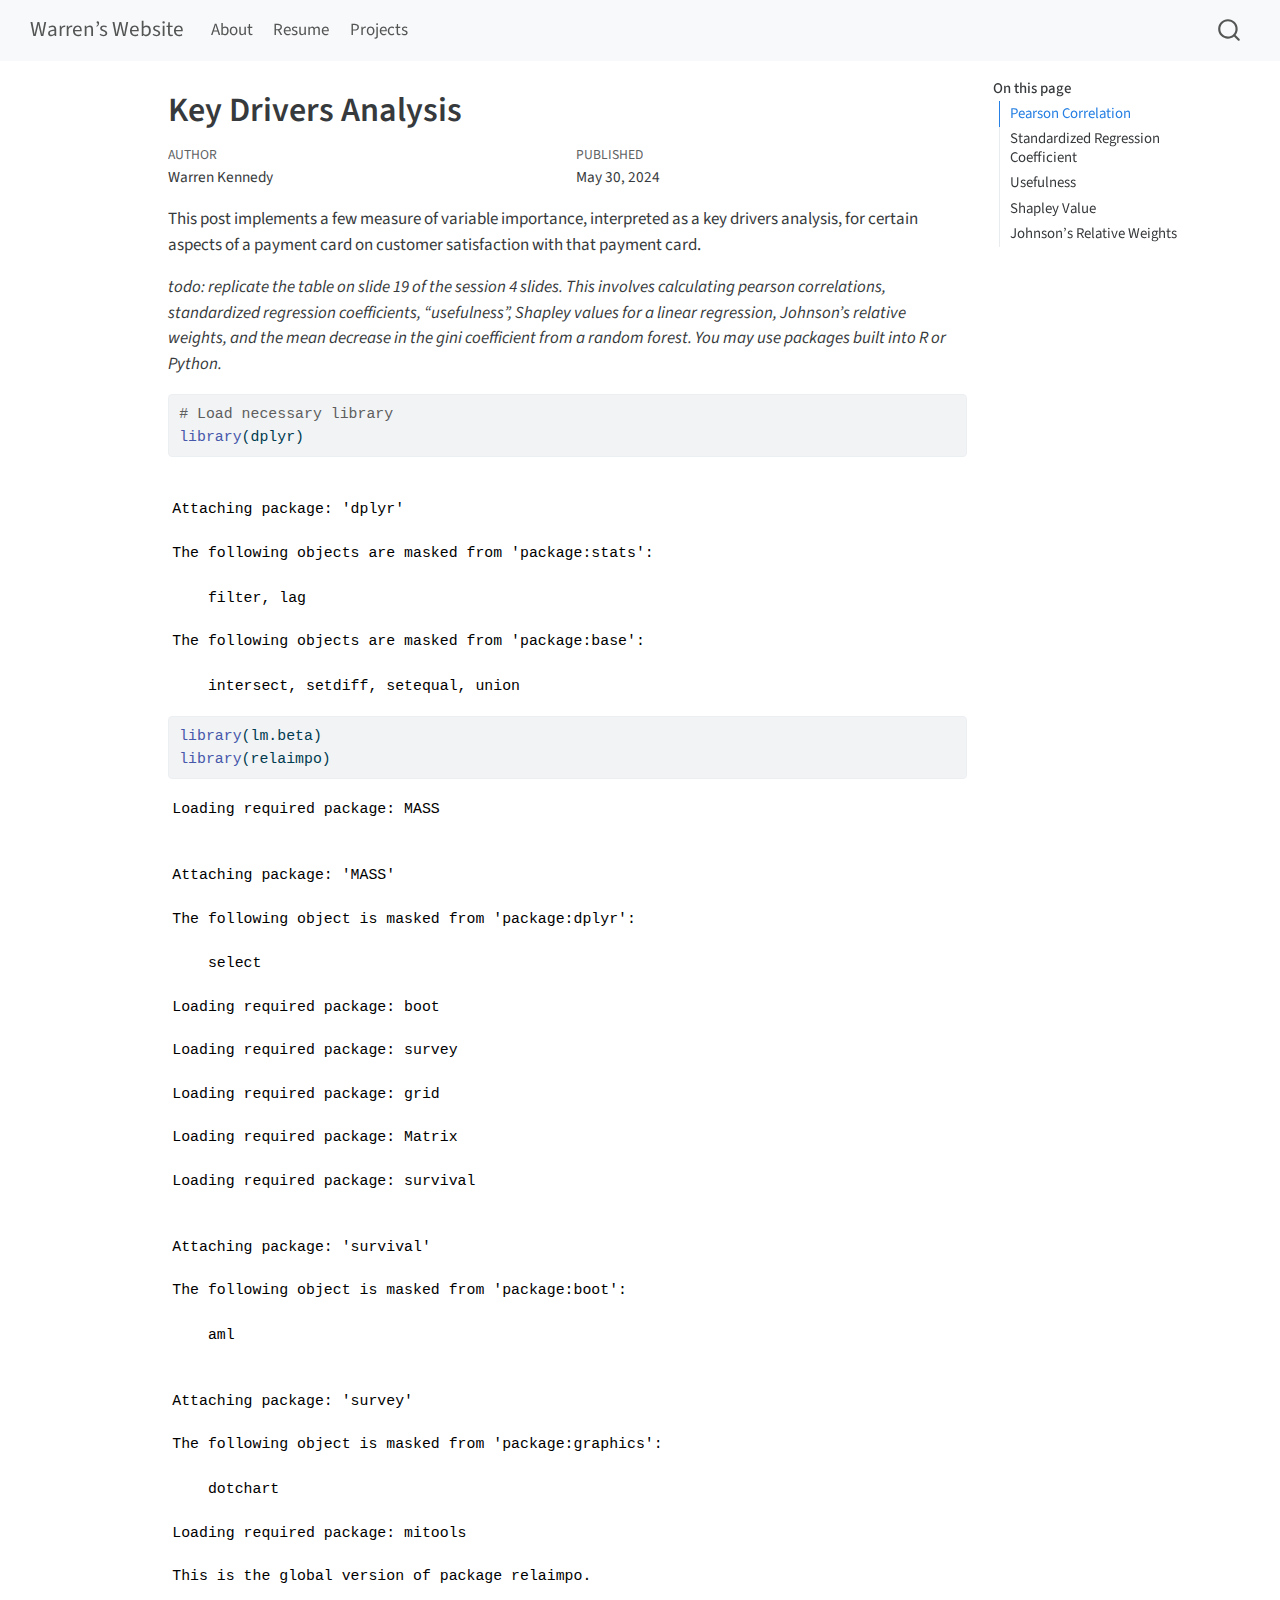
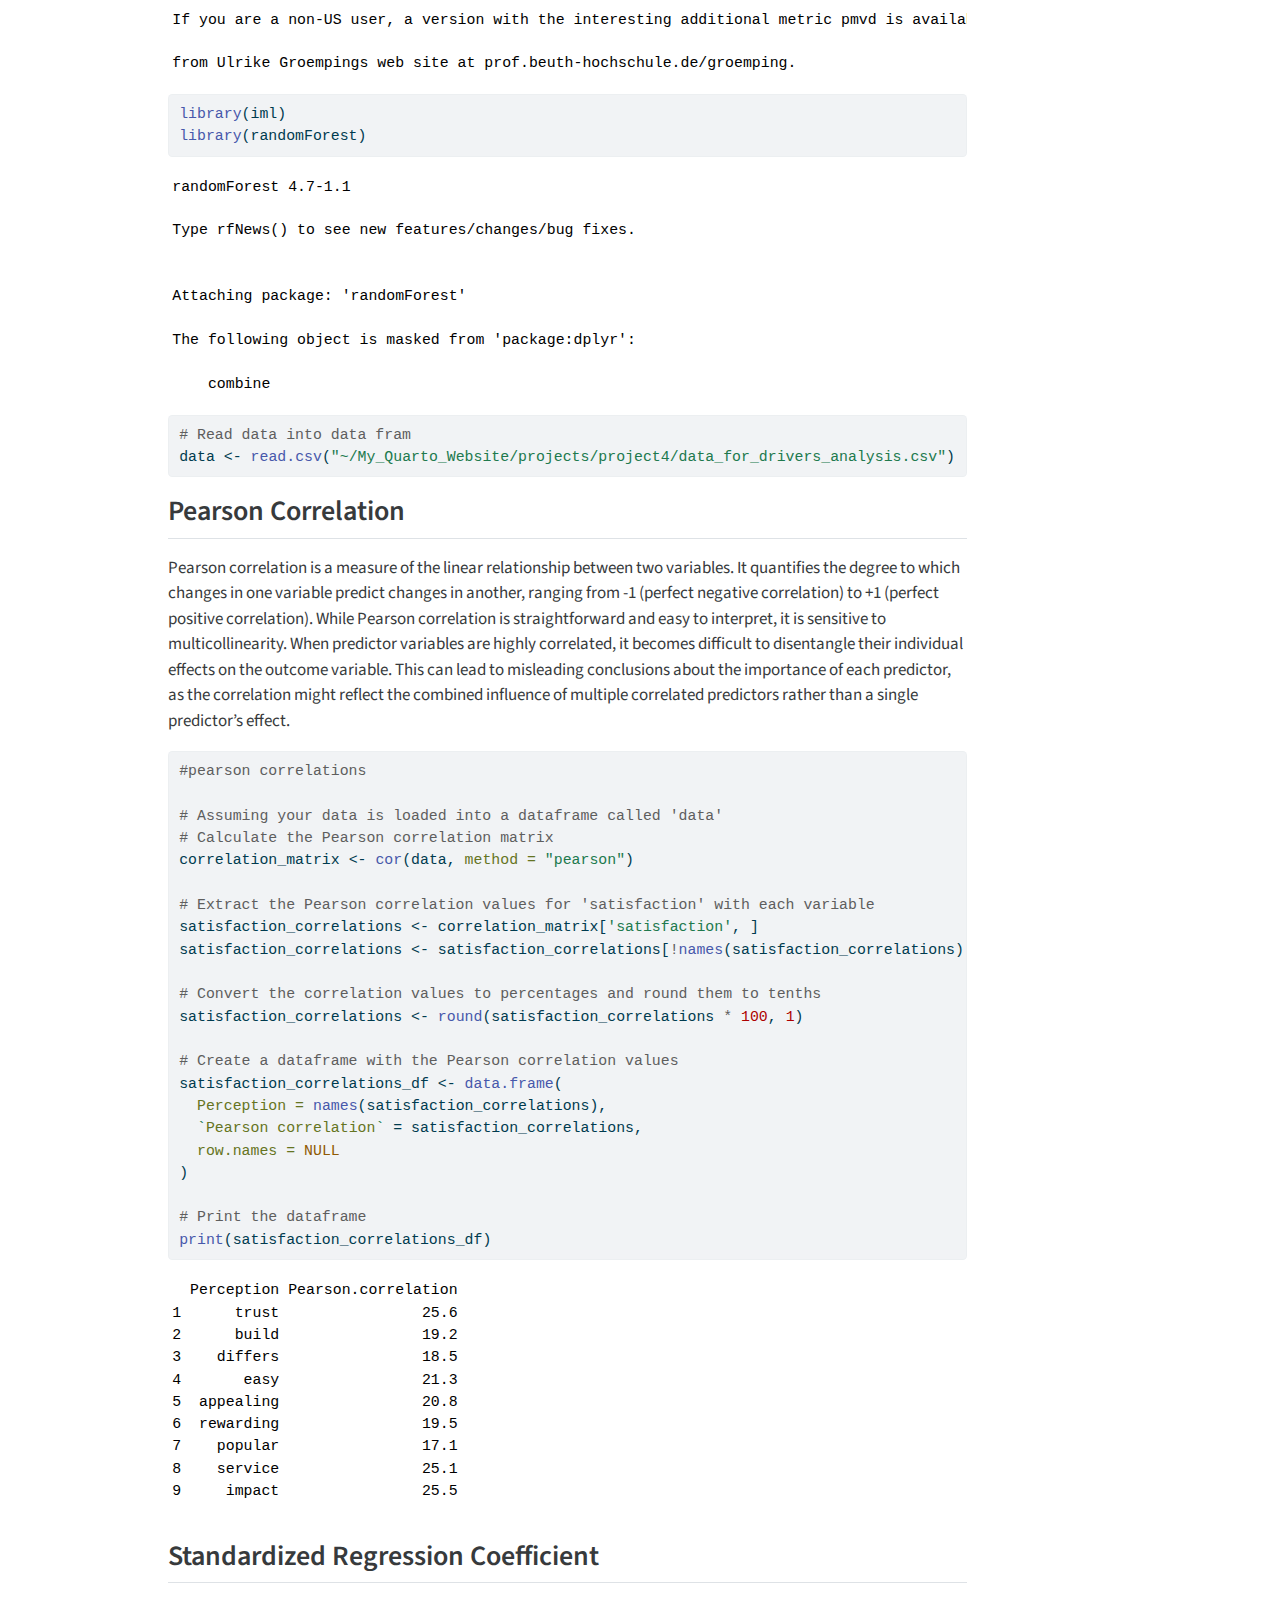
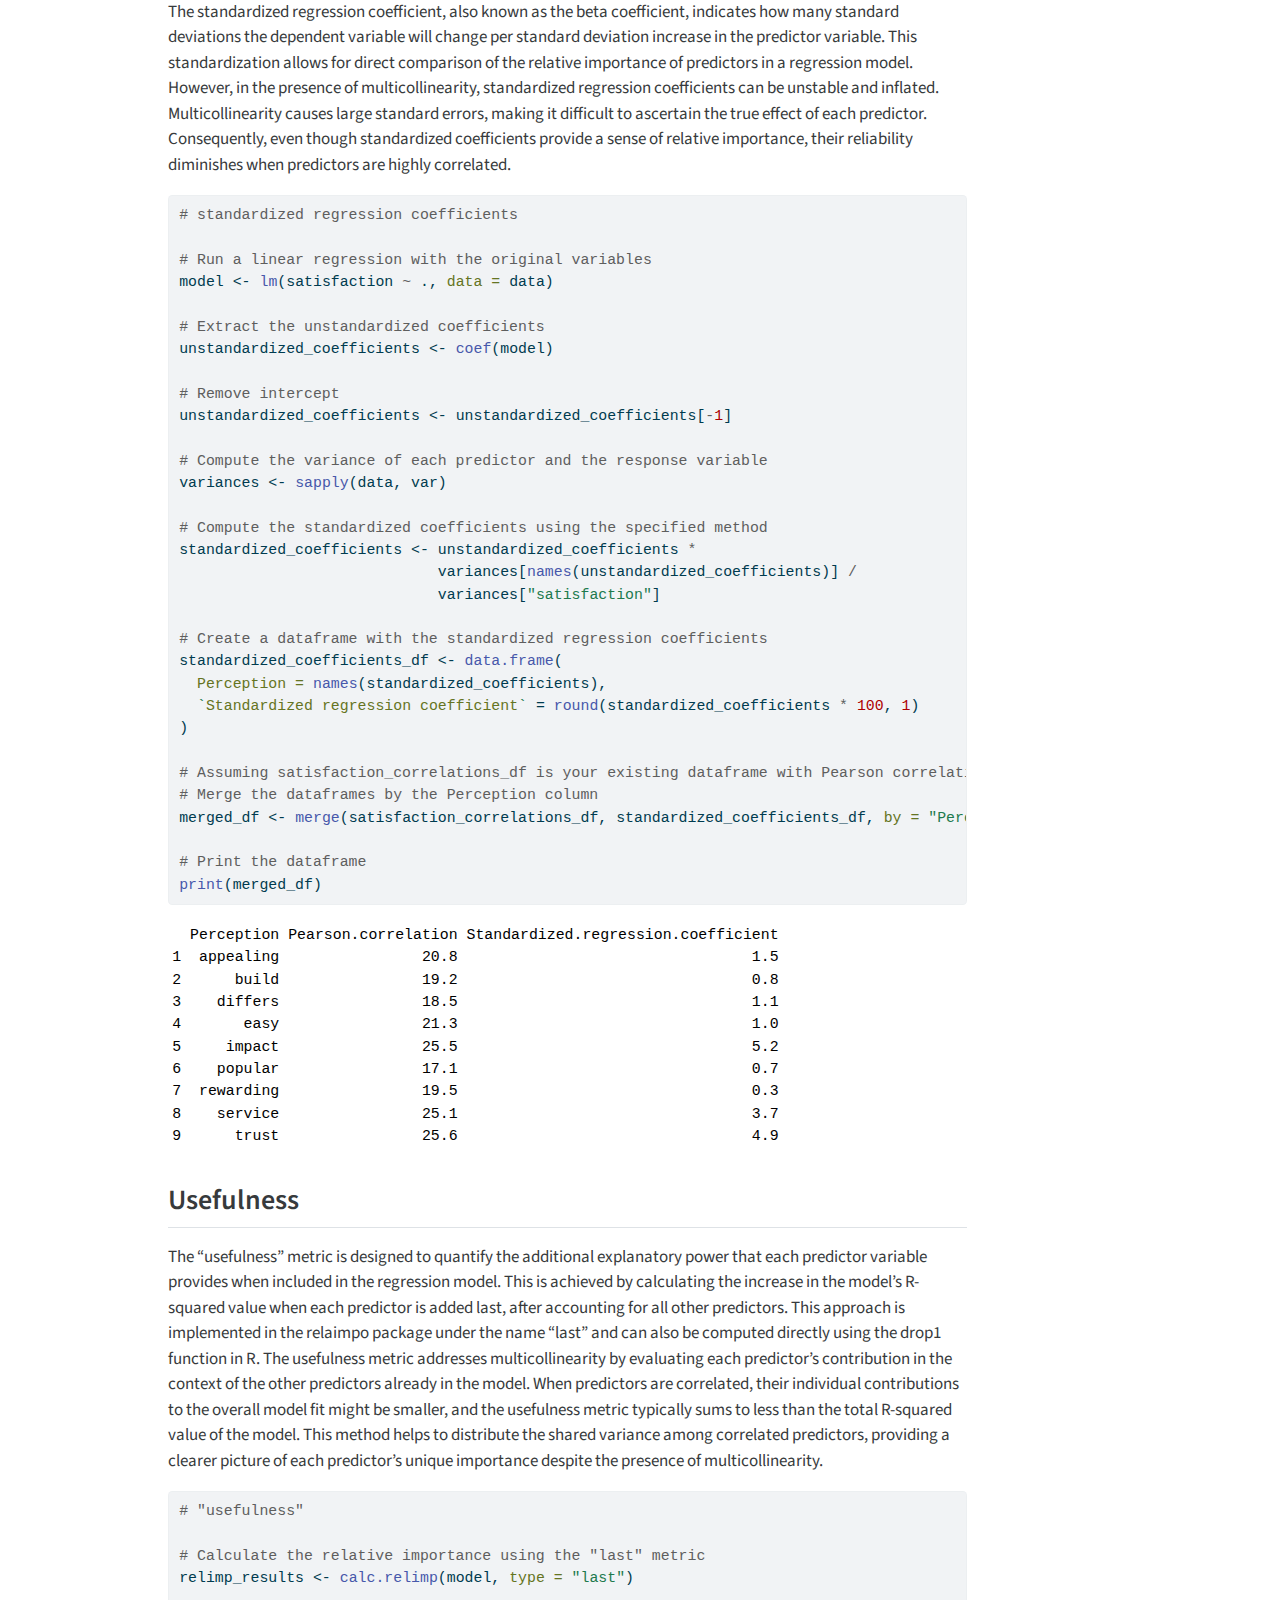
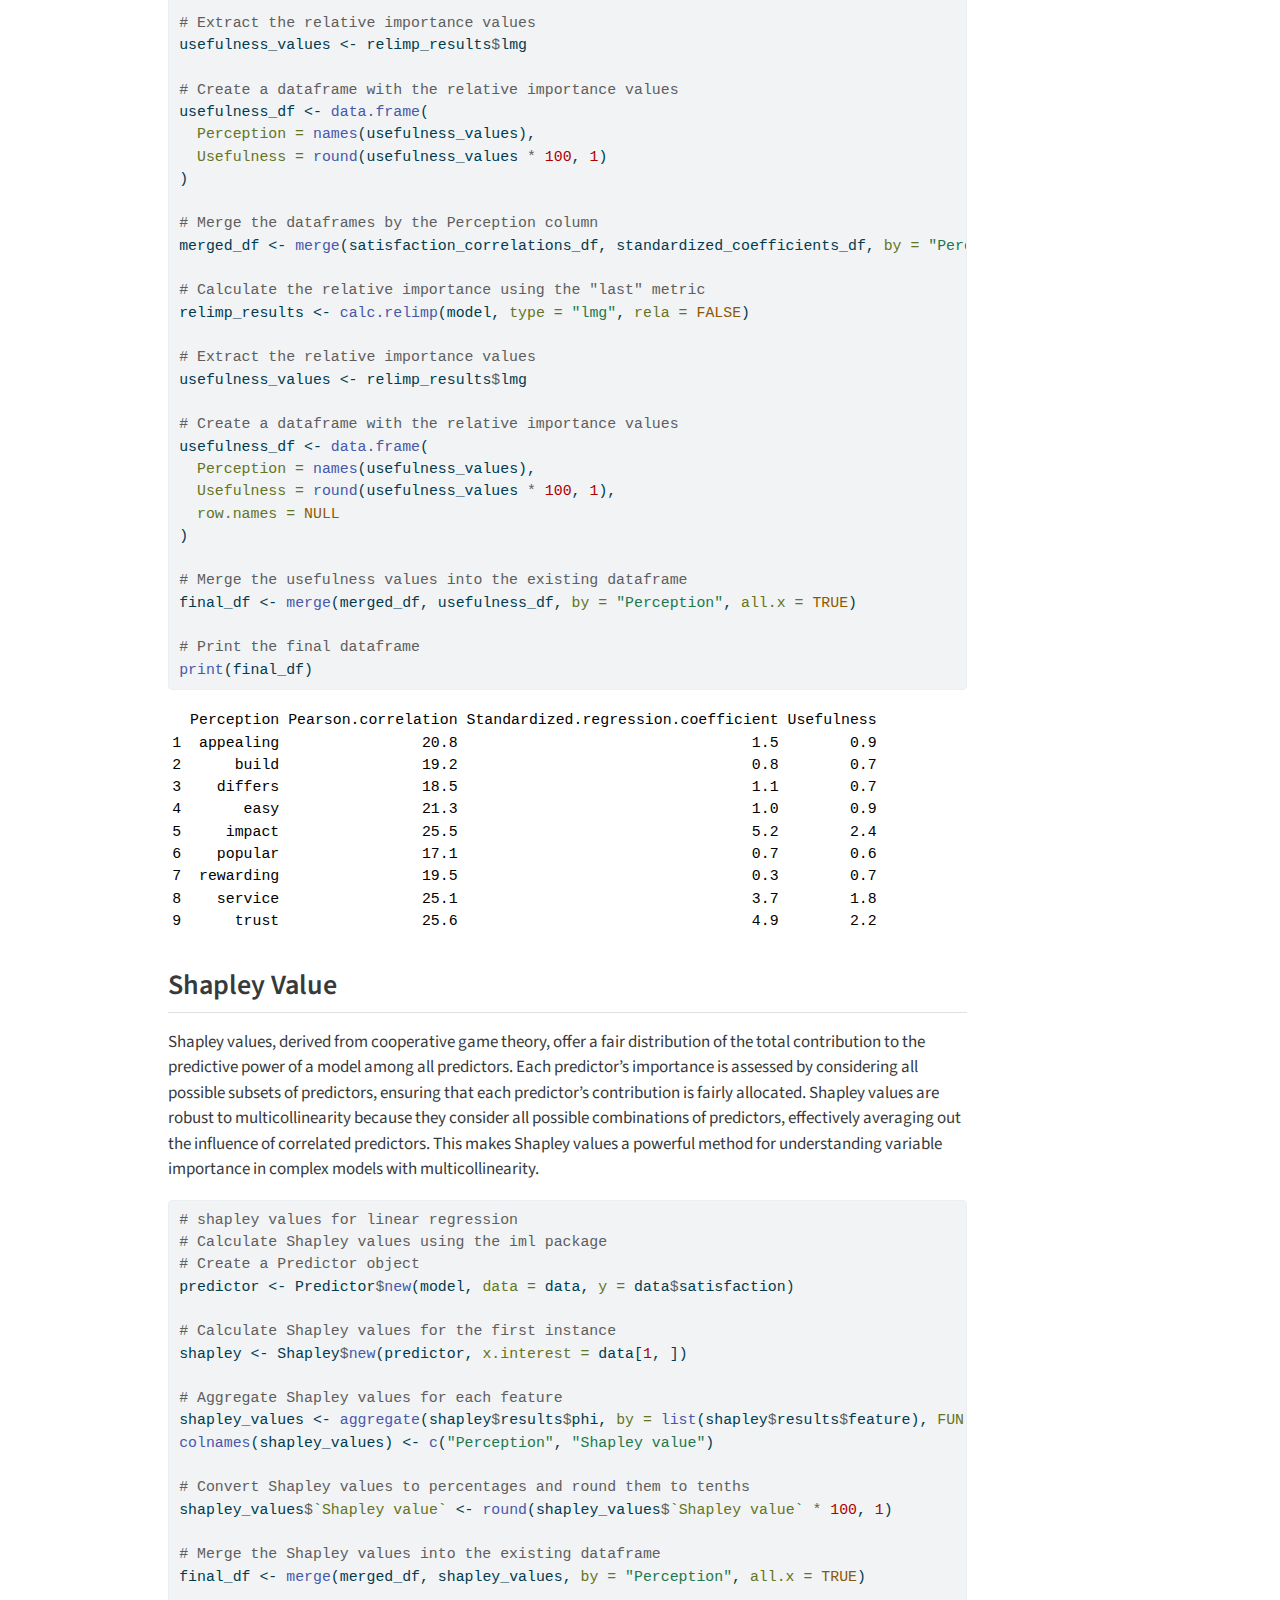
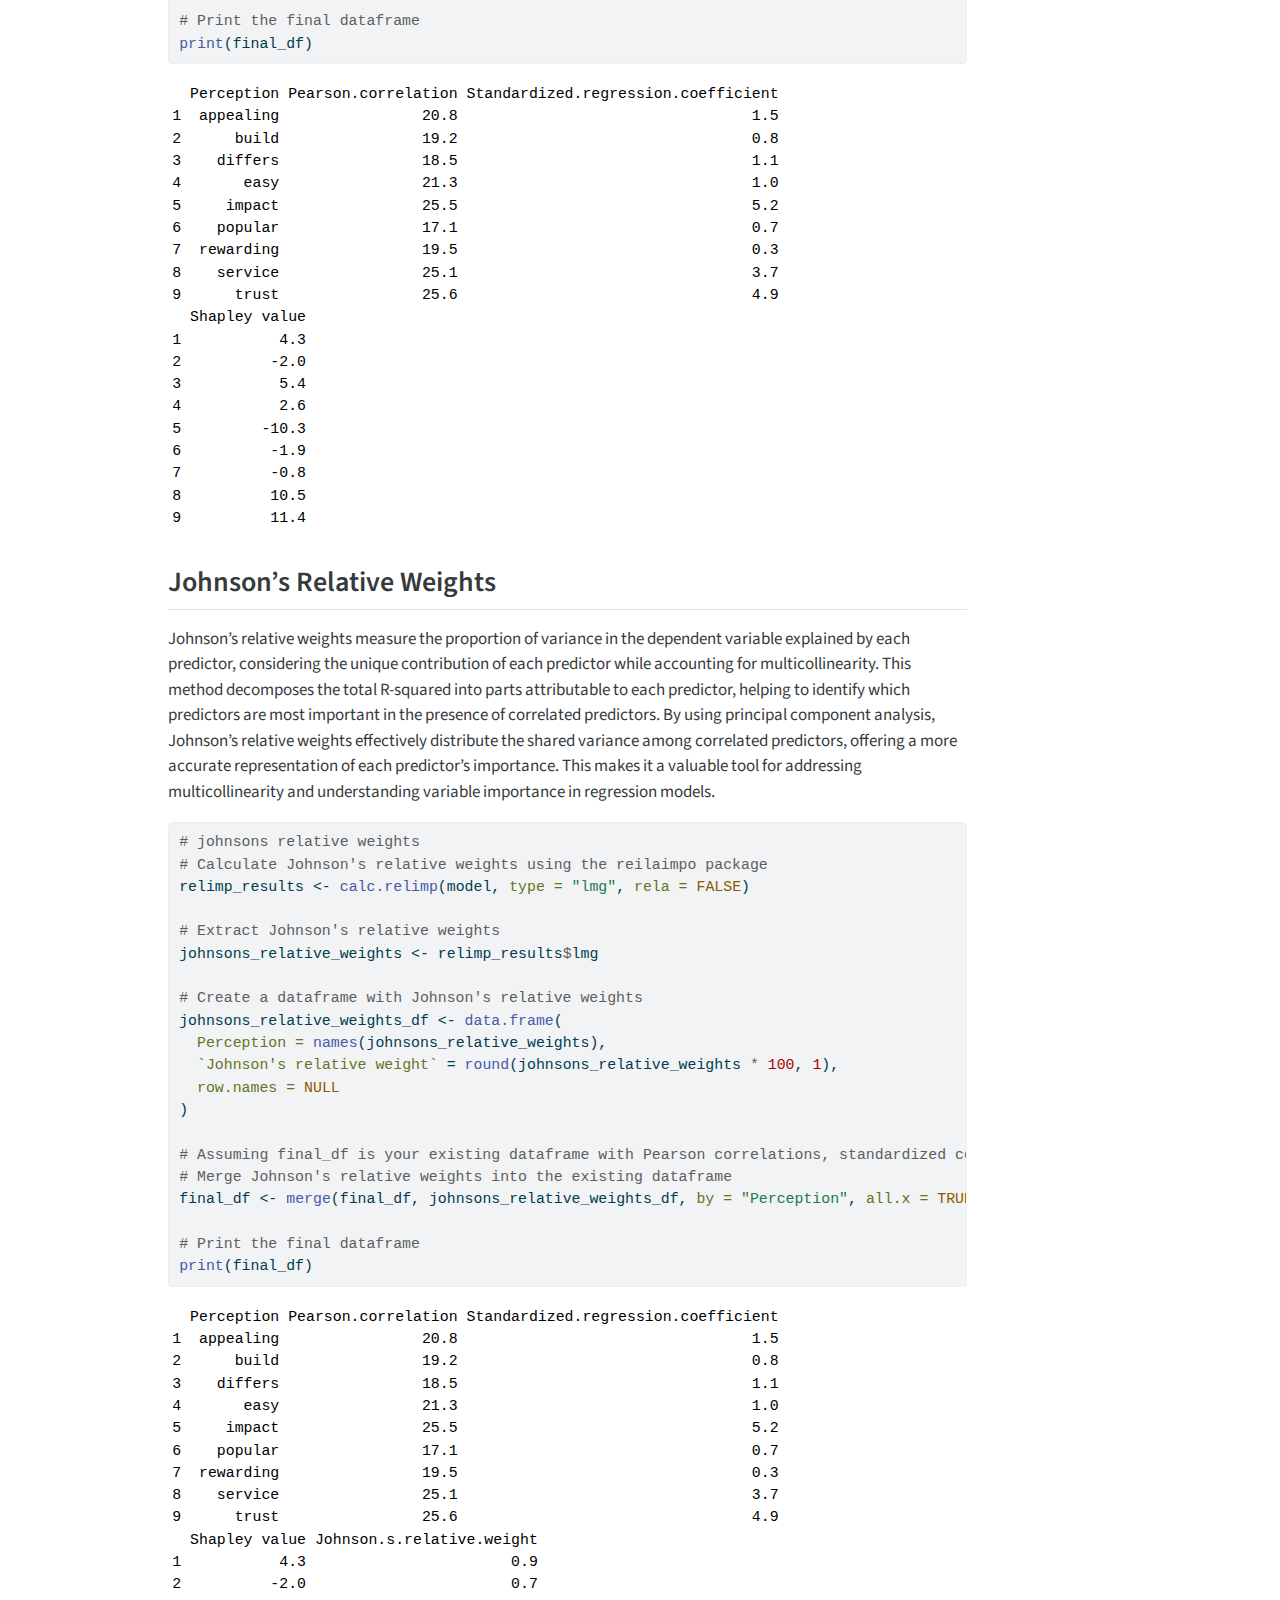
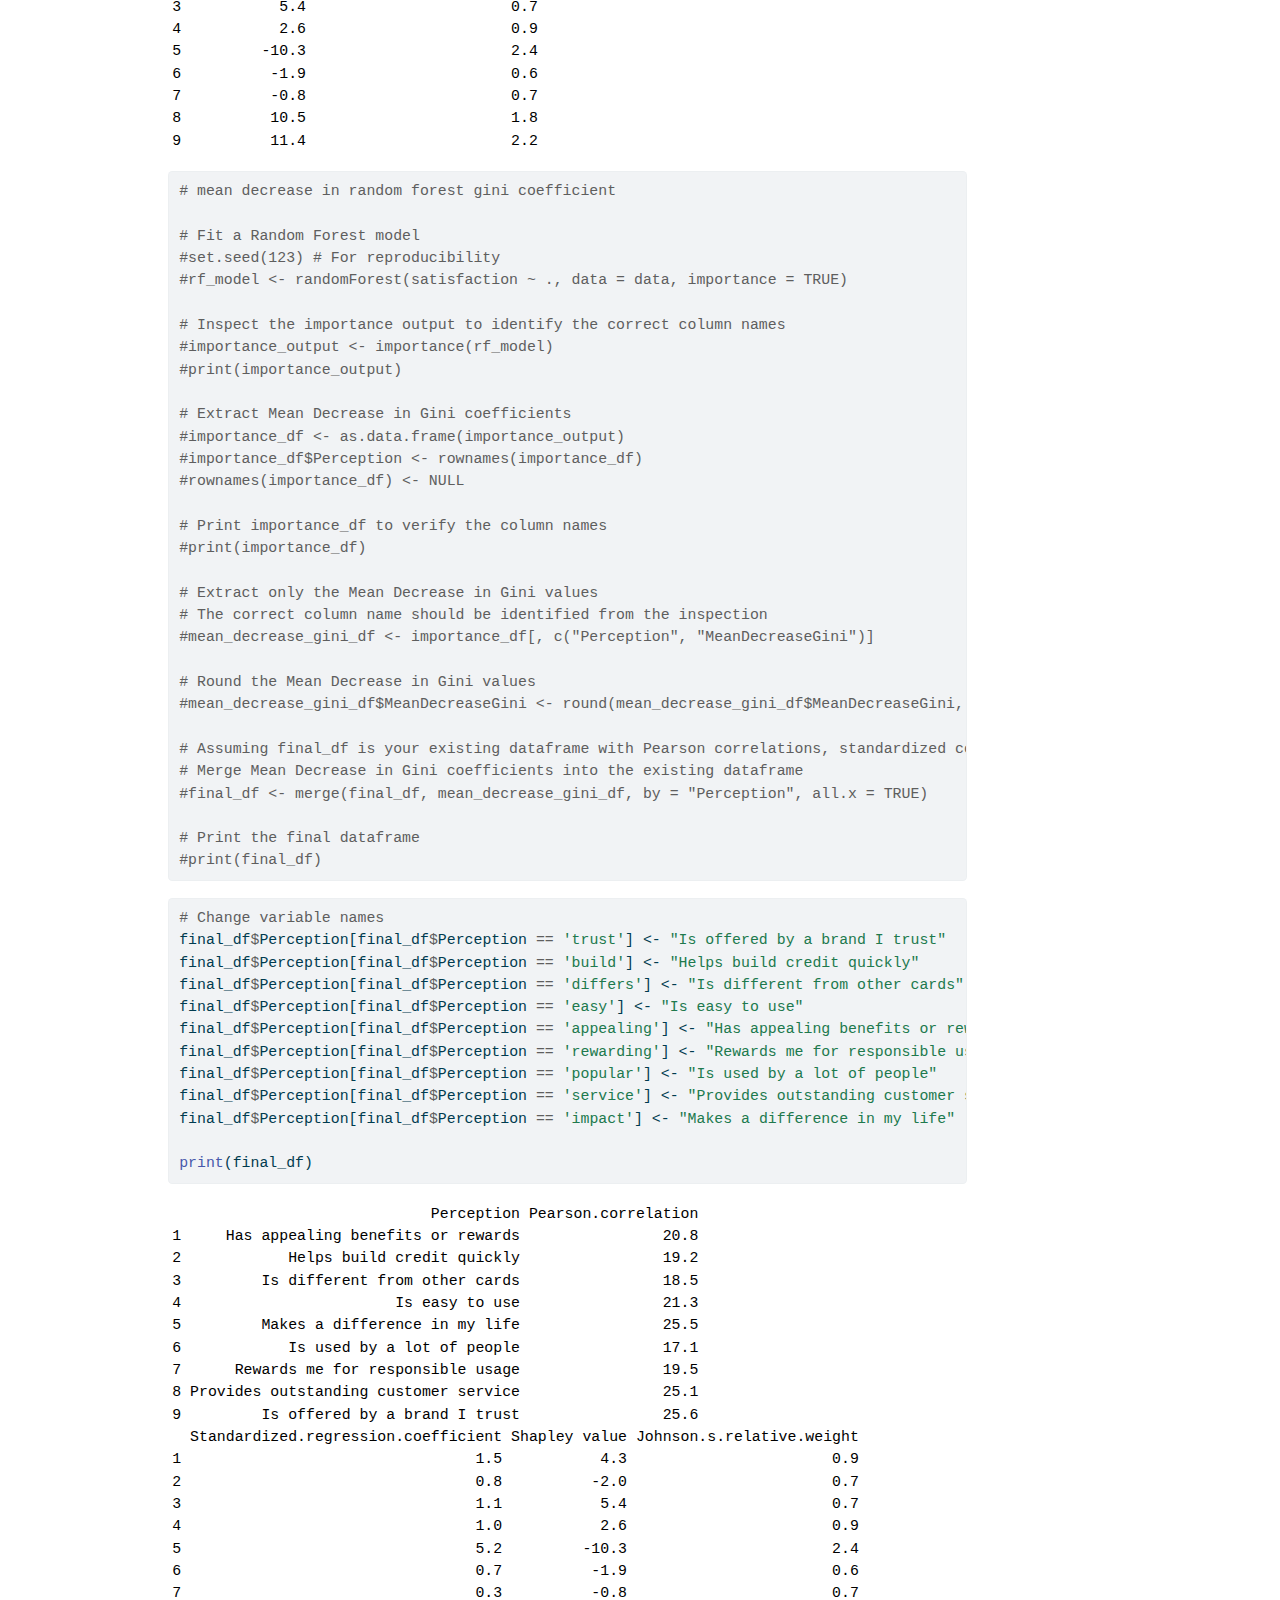
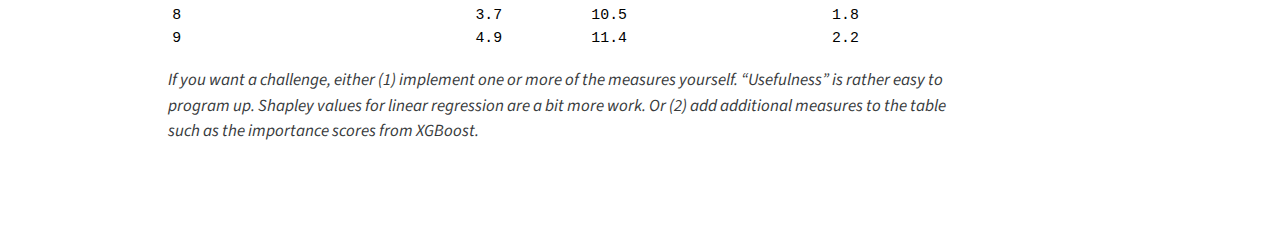
<file: docs/projects/project4/hw4_questions.html>
<!DOCTYPE html>
<html xmlns="http://www.w3.org/1999/xhtml" lang="en" xml:lang="en"><head>

<meta charset="utf-8">
<meta name="generator" content="quarto-1.4.506">

<meta name="viewport" content="width=device-width, initial-scale=1.0, user-scalable=yes">

<meta name="author" content="Warren Kennedy">
<meta name="dcterms.date" content="2024-05-30">

<title>Warren’s Website - Key Drivers Analysis</title>
<style>
code{white-space: pre-wrap;}
span.smallcaps{font-variant: small-caps;}
div.columns{display: flex; gap: min(4vw, 1.5em);}
div.column{flex: auto; overflow-x: auto;}
div.hanging-indent{margin-left: 1.5em; text-indent: -1.5em;}
ul.task-list{list-style: none;}
ul.task-list li input[type="checkbox"] {
  width: 0.8em;
  margin: 0 0.8em 0.2em -1em; /* quarto-specific, see https://github.com/quarto-dev/quarto-cli/issues/4556 */ 
  vertical-align: middle;
}
/* CSS for syntax highlighting */
pre > code.sourceCode { white-space: pre; position: relative; }
pre > code.sourceCode > span { line-height: 1.25; }
pre > code.sourceCode > span:empty { height: 1.2em; }
.sourceCode { overflow: visible; }
code.sourceCode > span { color: inherit; text-decoration: inherit; }
div.sourceCode { margin: 1em 0; }
pre.sourceCode { margin: 0; }
@media screen {
div.sourceCode { overflow: auto; }
}
@media print {
pre > code.sourceCode { white-space: pre-wrap; }
pre > code.sourceCode > span { text-indent: -5em; padding-left: 5em; }
}
pre.numberSource code
  { counter-reset: source-line 0; }
pre.numberSource code > span
  { position: relative; left: -4em; counter-increment: source-line; }
pre.numberSource code > span > a:first-child::before
  { content: counter(source-line);
    position: relative; left: -1em; text-align: right; vertical-align: baseline;
    border: none; display: inline-block;
    -webkit-touch-callout: none; -webkit-user-select: none;
    -khtml-user-select: none; -moz-user-select: none;
    -ms-user-select: none; user-select: none;
    padding: 0 4px; width: 4em;
  }
pre.numberSource { margin-left: 3em;  padding-left: 4px; }
div.sourceCode
  {   }
@media screen {
pre > code.sourceCode > span > a:first-child::before { text-decoration: underline; }
}
</style>


<script src="../../site_libs/quarto-nav/quarto-nav.js"></script>
<script src="../../site_libs/quarto-nav/headroom.min.js"></script>
<script src="../../site_libs/clipboard/clipboard.min.js"></script>
<script src="../../site_libs/quarto-search/autocomplete.umd.js"></script>
<script src="../../site_libs/quarto-search/fuse.min.js"></script>
<script src="../../site_libs/quarto-search/quarto-search.js"></script>
<meta name="quarto:offset" content="../../">
<script src="../../site_libs/quarto-html/quarto.js"></script>
<script src="../../site_libs/quarto-html/popper.min.js"></script>
<script src="../../site_libs/quarto-html/tippy.umd.min.js"></script>
<script src="../../site_libs/quarto-html/anchor.min.js"></script>
<link href="../../site_libs/quarto-html/tippy.css" rel="stylesheet">
<link href="../../site_libs/quarto-html/quarto-syntax-highlighting.css" rel="stylesheet" id="quarto-text-highlighting-styles">
<script src="../../site_libs/bootstrap/bootstrap.min.js"></script>
<link href="../../site_libs/bootstrap/bootstrap-icons.css" rel="stylesheet">
<link href="../../site_libs/bootstrap/bootstrap.min.css" rel="stylesheet" id="quarto-bootstrap" data-mode="light">
<script id="quarto-search-options" type="application/json">{
  "location": "navbar",
  "copy-button": false,
  "collapse-after": 3,
  "panel-placement": "end",
  "type": "overlay",
  "limit": 50,
  "keyboard-shortcut": [
    "f",
    "/",
    "s"
  ],
  "show-item-context": false,
  "language": {
    "search-no-results-text": "No results",
    "search-matching-documents-text": "matching documents",
    "search-copy-link-title": "Copy link to search",
    "search-hide-matches-text": "Hide additional matches",
    "search-more-match-text": "more match in this document",
    "search-more-matches-text": "more matches in this document",
    "search-clear-button-title": "Clear",
    "search-detached-cancel-button-title": "Cancel",
    "search-submit-button-title": "Submit",
    "search-label": "Search"
  }
}</script>


<link rel="stylesheet" href="../../styles.css">
</head>

<body class="nav-fixed">

<div id="quarto-search-results"></div>
  <header id="quarto-header" class="headroom fixed-top">
    <nav class="navbar navbar-expand-lg " data-bs-theme="dark">
      <div class="navbar-container container-fluid">
      <div class="navbar-brand-container mx-auto">
    <a class="navbar-brand" href="../../index.html">
    <span class="navbar-title">Warren’s Website</span>
    </a>
  </div>
            <div id="quarto-search" class="" title="Search"></div>
          <button class="navbar-toggler" type="button" data-bs-toggle="collapse" data-bs-target="#navbarCollapse" aria-controls="navbarCollapse" aria-expanded="false" aria-label="Toggle navigation" onclick="if (window.quartoToggleHeadroom) { window.quartoToggleHeadroom(); }">
  <span class="navbar-toggler-icon"></span>
</button>
          <div class="collapse navbar-collapse" id="navbarCollapse">
            <ul class="navbar-nav navbar-nav-scroll me-auto">
  <li class="nav-item">
    <a class="nav-link" href="../../index.html"> 
<span class="menu-text">About</span></a>
  </li>  
  <li class="nav-item">
    <a class="nav-link" href="../../resume.html"> 
<span class="menu-text">Resume</span></a>
  </li>  
  <li class="nav-item">
    <a class="nav-link" href="../../projects.html"> 
<span class="menu-text">Projects</span></a>
  </li>  
</ul>
          </div> <!-- /navcollapse -->
          <div class="quarto-navbar-tools">
</div>
      </div> <!-- /container-fluid -->
    </nav>
</header>
<!-- content -->
<div id="quarto-content" class="quarto-container page-columns page-rows-contents page-layout-article page-navbar">
<!-- sidebar -->
<!-- margin-sidebar -->
    <div id="quarto-margin-sidebar" class="sidebar margin-sidebar">
        <nav id="TOC" role="doc-toc" class="toc-active">
    <h2 id="toc-title">On this page</h2>
   
  <ul>
  <li><a href="#pearson-correlation" id="toc-pearson-correlation" class="nav-link active" data-scroll-target="#pearson-correlation">Pearson Correlation</a></li>
  <li><a href="#standardized-regression-coefficient" id="toc-standardized-regression-coefficient" class="nav-link" data-scroll-target="#standardized-regression-coefficient">Standardized Regression Coefficient</a></li>
  <li><a href="#usefulness" id="toc-usefulness" class="nav-link" data-scroll-target="#usefulness">Usefulness</a></li>
  <li><a href="#shapley-value" id="toc-shapley-value" class="nav-link" data-scroll-target="#shapley-value">Shapley Value</a></li>
  <li><a href="#johnsons-relative-weights" id="toc-johnsons-relative-weights" class="nav-link" data-scroll-target="#johnsons-relative-weights">Johnson’s Relative Weights</a></li>
  </ul>
</nav>
    </div>
<!-- main -->
<main class="content" id="quarto-document-content">

<header id="title-block-header" class="quarto-title-block default">
<div class="quarto-title">
<h1 class="title">Key Drivers Analysis</h1>
</div>



<div class="quarto-title-meta">

    <div>
    <div class="quarto-title-meta-heading">Author</div>
    <div class="quarto-title-meta-contents">
             <p>Warren Kennedy </p>
          </div>
  </div>
    
    <div>
    <div class="quarto-title-meta-heading">Published</div>
    <div class="quarto-title-meta-contents">
      <p class="date">May 30, 2024</p>
    </div>
  </div>
  
    
  </div>
  


</header>


<p>This post implements a few measure of variable importance, interpreted as a key drivers analysis, for certain aspects of a payment card on customer satisfaction with that payment card.</p>
<p><em>todo: replicate the table on slide 19 of the session 4 slides. This involves calculating pearson correlations, standardized regression coefficients, “usefulness”, Shapley values for a linear regression, Johnson’s relative weights, and the mean decrease in the gini coefficient from a random forest. You may use packages built into R or Python.</em></p>
<div class="cell">
<div class="sourceCode cell-code" id="cb1"><pre class="sourceCode r code-with-copy"><code class="sourceCode r"><span id="cb1-1"><a href="#cb1-1" aria-hidden="true" tabindex="-1"></a><span class="co"># Load necessary library</span></span>
<span id="cb1-2"><a href="#cb1-2" aria-hidden="true" tabindex="-1"></a><span class="fu">library</span>(dplyr)</span></code><button title="Copy to Clipboard" class="code-copy-button"><i class="bi"></i></button></pre></div>
<div class="cell-output cell-output-stderr">
<pre><code>
Attaching package: 'dplyr'</code></pre>
</div>
<div class="cell-output cell-output-stderr">
<pre><code>The following objects are masked from 'package:stats':

    filter, lag</code></pre>
</div>
<div class="cell-output cell-output-stderr">
<pre><code>The following objects are masked from 'package:base':

    intersect, setdiff, setequal, union</code></pre>
</div>
<div class="sourceCode cell-code" id="cb5"><pre class="sourceCode r code-with-copy"><code class="sourceCode r"><span id="cb5-1"><a href="#cb5-1" aria-hidden="true" tabindex="-1"></a><span class="fu">library</span>(lm.beta)</span>
<span id="cb5-2"><a href="#cb5-2" aria-hidden="true" tabindex="-1"></a><span class="fu">library</span>(relaimpo)</span></code><button title="Copy to Clipboard" class="code-copy-button"><i class="bi"></i></button></pre></div>
<div class="cell-output cell-output-stderr">
<pre><code>Loading required package: MASS</code></pre>
</div>
<div class="cell-output cell-output-stderr">
<pre><code>
Attaching package: 'MASS'</code></pre>
</div>
<div class="cell-output cell-output-stderr">
<pre><code>The following object is masked from 'package:dplyr':

    select</code></pre>
</div>
<div class="cell-output cell-output-stderr">
<pre><code>Loading required package: boot</code></pre>
</div>
<div class="cell-output cell-output-stderr">
<pre><code>Loading required package: survey</code></pre>
</div>
<div class="cell-output cell-output-stderr">
<pre><code>Loading required package: grid</code></pre>
</div>
<div class="cell-output cell-output-stderr">
<pre><code>Loading required package: Matrix</code></pre>
</div>
<div class="cell-output cell-output-stderr">
<pre><code>Loading required package: survival</code></pre>
</div>
<div class="cell-output cell-output-stderr">
<pre><code>
Attaching package: 'survival'</code></pre>
</div>
<div class="cell-output cell-output-stderr">
<pre><code>The following object is masked from 'package:boot':

    aml</code></pre>
</div>
<div class="cell-output cell-output-stderr">
<pre><code>
Attaching package: 'survey'</code></pre>
</div>
<div class="cell-output cell-output-stderr">
<pre><code>The following object is masked from 'package:graphics':

    dotchart</code></pre>
</div>
<div class="cell-output cell-output-stderr">
<pre><code>Loading required package: mitools</code></pre>
</div>
<div class="cell-output cell-output-stderr">
<pre><code>This is the global version of package relaimpo.</code></pre>
</div>
<div class="cell-output cell-output-stderr">
<pre><code>If you are a non-US user, a version with the interesting additional metric pmvd is available</code></pre>
</div>
<div class="cell-output cell-output-stderr">
<pre><code>from Ulrike Groempings web site at prof.beuth-hochschule.de/groemping.</code></pre>
</div>
<div class="sourceCode cell-code" id="cb22"><pre class="sourceCode r code-with-copy"><code class="sourceCode r"><span id="cb22-1"><a href="#cb22-1" aria-hidden="true" tabindex="-1"></a><span class="fu">library</span>(iml)</span>
<span id="cb22-2"><a href="#cb22-2" aria-hidden="true" tabindex="-1"></a><span class="fu">library</span>(randomForest)</span></code><button title="Copy to Clipboard" class="code-copy-button"><i class="bi"></i></button></pre></div>
<div class="cell-output cell-output-stderr">
<pre><code>randomForest 4.7-1.1</code></pre>
</div>
<div class="cell-output cell-output-stderr">
<pre><code>Type rfNews() to see new features/changes/bug fixes.</code></pre>
</div>
<div class="cell-output cell-output-stderr">
<pre><code>
Attaching package: 'randomForest'</code></pre>
</div>
<div class="cell-output cell-output-stderr">
<pre><code>The following object is masked from 'package:dplyr':

    combine</code></pre>
</div>
</div>
<div class="cell">
<div class="sourceCode cell-code" id="cb27"><pre class="sourceCode r code-with-copy"><code class="sourceCode r"><span id="cb27-1"><a href="#cb27-1" aria-hidden="true" tabindex="-1"></a><span class="co"># Read data into data fram</span></span>
<span id="cb27-2"><a href="#cb27-2" aria-hidden="true" tabindex="-1"></a>data <span class="ot">&lt;-</span> <span class="fu">read.csv</span>(<span class="st">"~/My_Quarto_Website/projects/project4/data_for_drivers_analysis.csv"</span>)</span></code><button title="Copy to Clipboard" class="code-copy-button"><i class="bi"></i></button></pre></div>
</div>
<section id="pearson-correlation" class="level2">
<h2 class="anchored" data-anchor-id="pearson-correlation">Pearson Correlation</h2>
<p>Pearson correlation is a measure of the linear relationship between two variables. It quantifies the degree to which changes in one variable predict changes in another, ranging from -1 (perfect negative correlation) to +1 (perfect positive correlation). While Pearson correlation is straightforward and easy to interpret, it is sensitive to multicollinearity. When predictor variables are highly correlated, it becomes difficult to disentangle their individual effects on the outcome variable. This can lead to misleading conclusions about the importance of each predictor, as the correlation might reflect the combined influence of multiple correlated predictors rather than a single predictor’s effect.</p>
<div class="cell">
<div class="sourceCode cell-code" id="cb28"><pre class="sourceCode r code-with-copy"><code class="sourceCode r"><span id="cb28-1"><a href="#cb28-1" aria-hidden="true" tabindex="-1"></a><span class="co">#pearson correlations</span></span>
<span id="cb28-2"><a href="#cb28-2" aria-hidden="true" tabindex="-1"></a></span>
<span id="cb28-3"><a href="#cb28-3" aria-hidden="true" tabindex="-1"></a><span class="co"># Assuming your data is loaded into a dataframe called 'data'</span></span>
<span id="cb28-4"><a href="#cb28-4" aria-hidden="true" tabindex="-1"></a><span class="co"># Calculate the Pearson correlation matrix</span></span>
<span id="cb28-5"><a href="#cb28-5" aria-hidden="true" tabindex="-1"></a>correlation_matrix <span class="ot">&lt;-</span> <span class="fu">cor</span>(data, <span class="at">method =</span> <span class="st">"pearson"</span>)</span>
<span id="cb28-6"><a href="#cb28-6" aria-hidden="true" tabindex="-1"></a></span>
<span id="cb28-7"><a href="#cb28-7" aria-hidden="true" tabindex="-1"></a><span class="co"># Extract the Pearson correlation values for 'satisfaction' with each variable</span></span>
<span id="cb28-8"><a href="#cb28-8" aria-hidden="true" tabindex="-1"></a>satisfaction_correlations <span class="ot">&lt;-</span> correlation_matrix[<span class="st">'satisfaction'</span>, ]</span>
<span id="cb28-9"><a href="#cb28-9" aria-hidden="true" tabindex="-1"></a>satisfaction_correlations <span class="ot">&lt;-</span> satisfaction_correlations[<span class="sc">!</span><span class="fu">names</span>(satisfaction_correlations) <span class="sc">%in%</span> <span class="fu">c</span>(<span class="st">'satisfaction'</span>, <span class="st">'brand'</span>, <span class="st">'id'</span>)]</span>
<span id="cb28-10"><a href="#cb28-10" aria-hidden="true" tabindex="-1"></a></span>
<span id="cb28-11"><a href="#cb28-11" aria-hidden="true" tabindex="-1"></a><span class="co"># Convert the correlation values to percentages and round them to tenths</span></span>
<span id="cb28-12"><a href="#cb28-12" aria-hidden="true" tabindex="-1"></a>satisfaction_correlations <span class="ot">&lt;-</span> <span class="fu">round</span>(satisfaction_correlations <span class="sc">*</span> <span class="dv">100</span>, <span class="dv">1</span>)</span>
<span id="cb28-13"><a href="#cb28-13" aria-hidden="true" tabindex="-1"></a></span>
<span id="cb28-14"><a href="#cb28-14" aria-hidden="true" tabindex="-1"></a><span class="co"># Create a dataframe with the Pearson correlation values</span></span>
<span id="cb28-15"><a href="#cb28-15" aria-hidden="true" tabindex="-1"></a>satisfaction_correlations_df <span class="ot">&lt;-</span> <span class="fu">data.frame</span>(</span>
<span id="cb28-16"><a href="#cb28-16" aria-hidden="true" tabindex="-1"></a>  <span class="at">Perception =</span> <span class="fu">names</span>(satisfaction_correlations),</span>
<span id="cb28-17"><a href="#cb28-17" aria-hidden="true" tabindex="-1"></a>  <span class="st">`</span><span class="at">Pearson correlation</span><span class="st">`</span> <span class="ot">=</span> satisfaction_correlations,</span>
<span id="cb28-18"><a href="#cb28-18" aria-hidden="true" tabindex="-1"></a>  <span class="at">row.names =</span> <span class="cn">NULL</span></span>
<span id="cb28-19"><a href="#cb28-19" aria-hidden="true" tabindex="-1"></a>)</span>
<span id="cb28-20"><a href="#cb28-20" aria-hidden="true" tabindex="-1"></a></span>
<span id="cb28-21"><a href="#cb28-21" aria-hidden="true" tabindex="-1"></a><span class="co"># Print the dataframe</span></span>
<span id="cb28-22"><a href="#cb28-22" aria-hidden="true" tabindex="-1"></a><span class="fu">print</span>(satisfaction_correlations_df)</span></code><button title="Copy to Clipboard" class="code-copy-button"><i class="bi"></i></button></pre></div>
<div class="cell-output cell-output-stdout">
<pre><code>  Perception Pearson.correlation
1      trust                25.6
2      build                19.2
3    differs                18.5
4       easy                21.3
5  appealing                20.8
6  rewarding                19.5
7    popular                17.1
8    service                25.1
9     impact                25.5</code></pre>
</div>
</div>
</section>
<section id="standardized-regression-coefficient" class="level2">
<h2 class="anchored" data-anchor-id="standardized-regression-coefficient">Standardized Regression Coefficient</h2>
<p>The standardized regression coefficient, also known as the beta coefficient, indicates how many standard deviations the dependent variable will change per standard deviation increase in the predictor variable. This standardization allows for direct comparison of the relative importance of predictors in a regression model. However, in the presence of multicollinearity, standardized regression coefficients can be unstable and inflated. Multicollinearity causes large standard errors, making it difficult to ascertain the true effect of each predictor. Consequently, even though standardized coefficients provide a sense of relative importance, their reliability diminishes when predictors are highly correlated.</p>
<div class="cell">
<div class="sourceCode cell-code" id="cb30"><pre class="sourceCode r code-with-copy"><code class="sourceCode r"><span id="cb30-1"><a href="#cb30-1" aria-hidden="true" tabindex="-1"></a><span class="co"># standardized regression coefficients</span></span>
<span id="cb30-2"><a href="#cb30-2" aria-hidden="true" tabindex="-1"></a></span>
<span id="cb30-3"><a href="#cb30-3" aria-hidden="true" tabindex="-1"></a><span class="co"># Run a linear regression with the original variables</span></span>
<span id="cb30-4"><a href="#cb30-4" aria-hidden="true" tabindex="-1"></a>model <span class="ot">&lt;-</span> <span class="fu">lm</span>(satisfaction <span class="sc">~</span> ., <span class="at">data =</span> data)</span>
<span id="cb30-5"><a href="#cb30-5" aria-hidden="true" tabindex="-1"></a></span>
<span id="cb30-6"><a href="#cb30-6" aria-hidden="true" tabindex="-1"></a><span class="co"># Extract the unstandardized coefficients</span></span>
<span id="cb30-7"><a href="#cb30-7" aria-hidden="true" tabindex="-1"></a>unstandardized_coefficients <span class="ot">&lt;-</span> <span class="fu">coef</span>(model)</span>
<span id="cb30-8"><a href="#cb30-8" aria-hidden="true" tabindex="-1"></a></span>
<span id="cb30-9"><a href="#cb30-9" aria-hidden="true" tabindex="-1"></a><span class="co"># Remove intercept</span></span>
<span id="cb30-10"><a href="#cb30-10" aria-hidden="true" tabindex="-1"></a>unstandardized_coefficients <span class="ot">&lt;-</span> unstandardized_coefficients[<span class="sc">-</span><span class="dv">1</span>]</span>
<span id="cb30-11"><a href="#cb30-11" aria-hidden="true" tabindex="-1"></a></span>
<span id="cb30-12"><a href="#cb30-12" aria-hidden="true" tabindex="-1"></a><span class="co"># Compute the variance of each predictor and the response variable</span></span>
<span id="cb30-13"><a href="#cb30-13" aria-hidden="true" tabindex="-1"></a>variances <span class="ot">&lt;-</span> <span class="fu">sapply</span>(data, var)</span>
<span id="cb30-14"><a href="#cb30-14" aria-hidden="true" tabindex="-1"></a></span>
<span id="cb30-15"><a href="#cb30-15" aria-hidden="true" tabindex="-1"></a><span class="co"># Compute the standardized coefficients using the specified method</span></span>
<span id="cb30-16"><a href="#cb30-16" aria-hidden="true" tabindex="-1"></a>standardized_coefficients <span class="ot">&lt;-</span> unstandardized_coefficients <span class="sc">*</span> </span>
<span id="cb30-17"><a href="#cb30-17" aria-hidden="true" tabindex="-1"></a>                             variances[<span class="fu">names</span>(unstandardized_coefficients)] <span class="sc">/</span> </span>
<span id="cb30-18"><a href="#cb30-18" aria-hidden="true" tabindex="-1"></a>                             variances[<span class="st">"satisfaction"</span>]</span>
<span id="cb30-19"><a href="#cb30-19" aria-hidden="true" tabindex="-1"></a></span>
<span id="cb30-20"><a href="#cb30-20" aria-hidden="true" tabindex="-1"></a><span class="co"># Create a dataframe with the standardized regression coefficients</span></span>
<span id="cb30-21"><a href="#cb30-21" aria-hidden="true" tabindex="-1"></a>standardized_coefficients_df <span class="ot">&lt;-</span> <span class="fu">data.frame</span>(</span>
<span id="cb30-22"><a href="#cb30-22" aria-hidden="true" tabindex="-1"></a>  <span class="at">Perception =</span> <span class="fu">names</span>(standardized_coefficients),</span>
<span id="cb30-23"><a href="#cb30-23" aria-hidden="true" tabindex="-1"></a>  <span class="st">`</span><span class="at">Standardized regression coefficient</span><span class="st">`</span> <span class="ot">=</span> <span class="fu">round</span>(standardized_coefficients <span class="sc">*</span> <span class="dv">100</span>, <span class="dv">1</span>)</span>
<span id="cb30-24"><a href="#cb30-24" aria-hidden="true" tabindex="-1"></a>)</span>
<span id="cb30-25"><a href="#cb30-25" aria-hidden="true" tabindex="-1"></a></span>
<span id="cb30-26"><a href="#cb30-26" aria-hidden="true" tabindex="-1"></a><span class="co"># Assuming satisfaction_correlations_df is your existing dataframe with Pearson correlations</span></span>
<span id="cb30-27"><a href="#cb30-27" aria-hidden="true" tabindex="-1"></a><span class="co"># Merge the dataframes by the Perception column</span></span>
<span id="cb30-28"><a href="#cb30-28" aria-hidden="true" tabindex="-1"></a>merged_df <span class="ot">&lt;-</span> <span class="fu">merge</span>(satisfaction_correlations_df, standardized_coefficients_df, <span class="at">by =</span> <span class="st">"Perception"</span>, <span class="at">all.x =</span> <span class="cn">TRUE</span>)</span>
<span id="cb30-29"><a href="#cb30-29" aria-hidden="true" tabindex="-1"></a></span>
<span id="cb30-30"><a href="#cb30-30" aria-hidden="true" tabindex="-1"></a><span class="co"># Print the dataframe</span></span>
<span id="cb30-31"><a href="#cb30-31" aria-hidden="true" tabindex="-1"></a><span class="fu">print</span>(merged_df)</span></code><button title="Copy to Clipboard" class="code-copy-button"><i class="bi"></i></button></pre></div>
<div class="cell-output cell-output-stdout">
<pre><code>  Perception Pearson.correlation Standardized.regression.coefficient
1  appealing                20.8                                 1.5
2      build                19.2                                 0.8
3    differs                18.5                                 1.1
4       easy                21.3                                 1.0
5     impact                25.5                                 5.2
6    popular                17.1                                 0.7
7  rewarding                19.5                                 0.3
8    service                25.1                                 3.7
9      trust                25.6                                 4.9</code></pre>
</div>
</div>
</section>
<section id="usefulness" class="level2">
<h2 class="anchored" data-anchor-id="usefulness">Usefulness</h2>
<p>The “usefulness” metric is designed to quantify the additional explanatory power that each predictor variable provides when included in the regression model. This is achieved by calculating the increase in the model’s R-squared value when each predictor is added last, after accounting for all other predictors. This approach is implemented in the relaimpo package under the name “last” and can also be computed directly using the drop1 function in R. The usefulness metric addresses multicollinearity by evaluating each predictor’s contribution in the context of the other predictors already in the model. When predictors are correlated, their individual contributions to the overall model fit might be smaller, and the usefulness metric typically sums to less than the total R-squared value of the model. This method helps to distribute the shared variance among correlated predictors, providing a clearer picture of each predictor’s unique importance despite the presence of multicollinearity.</p>
<div class="cell">
<div class="sourceCode cell-code" id="cb32"><pre class="sourceCode r code-with-copy"><code class="sourceCode r"><span id="cb32-1"><a href="#cb32-1" aria-hidden="true" tabindex="-1"></a><span class="co"># "usefulness"</span></span>
<span id="cb32-2"><a href="#cb32-2" aria-hidden="true" tabindex="-1"></a></span>
<span id="cb32-3"><a href="#cb32-3" aria-hidden="true" tabindex="-1"></a><span class="co"># Calculate the relative importance using the "last" metric</span></span>
<span id="cb32-4"><a href="#cb32-4" aria-hidden="true" tabindex="-1"></a>relimp_results <span class="ot">&lt;-</span> <span class="fu">calc.relimp</span>(model, <span class="at">type =</span> <span class="st">"last"</span>)</span>
<span id="cb32-5"><a href="#cb32-5" aria-hidden="true" tabindex="-1"></a></span>
<span id="cb32-6"><a href="#cb32-6" aria-hidden="true" tabindex="-1"></a><span class="co"># Extract the relative importance values</span></span>
<span id="cb32-7"><a href="#cb32-7" aria-hidden="true" tabindex="-1"></a>usefulness_values <span class="ot">&lt;-</span> relimp_results<span class="sc">$</span>lmg</span>
<span id="cb32-8"><a href="#cb32-8" aria-hidden="true" tabindex="-1"></a></span>
<span id="cb32-9"><a href="#cb32-9" aria-hidden="true" tabindex="-1"></a><span class="co"># Create a dataframe with the relative importance values</span></span>
<span id="cb32-10"><a href="#cb32-10" aria-hidden="true" tabindex="-1"></a>usefulness_df <span class="ot">&lt;-</span> <span class="fu">data.frame</span>(</span>
<span id="cb32-11"><a href="#cb32-11" aria-hidden="true" tabindex="-1"></a>  <span class="at">Perception =</span> <span class="fu">names</span>(usefulness_values),</span>
<span id="cb32-12"><a href="#cb32-12" aria-hidden="true" tabindex="-1"></a>  <span class="at">Usefulness =</span> <span class="fu">round</span>(usefulness_values <span class="sc">*</span> <span class="dv">100</span>, <span class="dv">1</span>)</span>
<span id="cb32-13"><a href="#cb32-13" aria-hidden="true" tabindex="-1"></a>)</span>
<span id="cb32-14"><a href="#cb32-14" aria-hidden="true" tabindex="-1"></a></span>
<span id="cb32-15"><a href="#cb32-15" aria-hidden="true" tabindex="-1"></a><span class="co"># Merge the dataframes by the Perception column</span></span>
<span id="cb32-16"><a href="#cb32-16" aria-hidden="true" tabindex="-1"></a>merged_df <span class="ot">&lt;-</span> <span class="fu">merge</span>(satisfaction_correlations_df, standardized_coefficients_df, <span class="at">by =</span> <span class="st">"Perception"</span>, <span class="at">all.x =</span> <span class="cn">TRUE</span>)</span>
<span id="cb32-17"><a href="#cb32-17" aria-hidden="true" tabindex="-1"></a></span>
<span id="cb32-18"><a href="#cb32-18" aria-hidden="true" tabindex="-1"></a><span class="co"># Calculate the relative importance using the "last" metric</span></span>
<span id="cb32-19"><a href="#cb32-19" aria-hidden="true" tabindex="-1"></a>relimp_results <span class="ot">&lt;-</span> <span class="fu">calc.relimp</span>(model, <span class="at">type =</span> <span class="st">"lmg"</span>, <span class="at">rela =</span> <span class="cn">FALSE</span>)</span>
<span id="cb32-20"><a href="#cb32-20" aria-hidden="true" tabindex="-1"></a></span>
<span id="cb32-21"><a href="#cb32-21" aria-hidden="true" tabindex="-1"></a><span class="co"># Extract the relative importance values</span></span>
<span id="cb32-22"><a href="#cb32-22" aria-hidden="true" tabindex="-1"></a>usefulness_values <span class="ot">&lt;-</span> relimp_results<span class="sc">$</span>lmg</span>
<span id="cb32-23"><a href="#cb32-23" aria-hidden="true" tabindex="-1"></a></span>
<span id="cb32-24"><a href="#cb32-24" aria-hidden="true" tabindex="-1"></a><span class="co"># Create a dataframe with the relative importance values</span></span>
<span id="cb32-25"><a href="#cb32-25" aria-hidden="true" tabindex="-1"></a>usefulness_df <span class="ot">&lt;-</span> <span class="fu">data.frame</span>(</span>
<span id="cb32-26"><a href="#cb32-26" aria-hidden="true" tabindex="-1"></a>  <span class="at">Perception =</span> <span class="fu">names</span>(usefulness_values),</span>
<span id="cb32-27"><a href="#cb32-27" aria-hidden="true" tabindex="-1"></a>  <span class="at">Usefulness =</span> <span class="fu">round</span>(usefulness_values <span class="sc">*</span> <span class="dv">100</span>, <span class="dv">1</span>),</span>
<span id="cb32-28"><a href="#cb32-28" aria-hidden="true" tabindex="-1"></a>  <span class="at">row.names =</span> <span class="cn">NULL</span></span>
<span id="cb32-29"><a href="#cb32-29" aria-hidden="true" tabindex="-1"></a>)</span>
<span id="cb32-30"><a href="#cb32-30" aria-hidden="true" tabindex="-1"></a></span>
<span id="cb32-31"><a href="#cb32-31" aria-hidden="true" tabindex="-1"></a><span class="co"># Merge the usefulness values into the existing dataframe</span></span>
<span id="cb32-32"><a href="#cb32-32" aria-hidden="true" tabindex="-1"></a>final_df <span class="ot">&lt;-</span> <span class="fu">merge</span>(merged_df, usefulness_df, <span class="at">by =</span> <span class="st">"Perception"</span>, <span class="at">all.x =</span> <span class="cn">TRUE</span>)</span>
<span id="cb32-33"><a href="#cb32-33" aria-hidden="true" tabindex="-1"></a></span>
<span id="cb32-34"><a href="#cb32-34" aria-hidden="true" tabindex="-1"></a><span class="co"># Print the final dataframe</span></span>
<span id="cb32-35"><a href="#cb32-35" aria-hidden="true" tabindex="-1"></a><span class="fu">print</span>(final_df)</span></code><button title="Copy to Clipboard" class="code-copy-button"><i class="bi"></i></button></pre></div>
<div class="cell-output cell-output-stdout">
<pre><code>  Perception Pearson.correlation Standardized.regression.coefficient Usefulness
1  appealing                20.8                                 1.5        0.9
2      build                19.2                                 0.8        0.7
3    differs                18.5                                 1.1        0.7
4       easy                21.3                                 1.0        0.9
5     impact                25.5                                 5.2        2.4
6    popular                17.1                                 0.7        0.6
7  rewarding                19.5                                 0.3        0.7
8    service                25.1                                 3.7        1.8
9      trust                25.6                                 4.9        2.2</code></pre>
</div>
</div>
</section>
<section id="shapley-value" class="level2">
<h2 class="anchored" data-anchor-id="shapley-value">Shapley Value</h2>
<p>Shapley values, derived from cooperative game theory, offer a fair distribution of the total contribution to the predictive power of a model among all predictors. Each predictor’s importance is assessed by considering all possible subsets of predictors, ensuring that each predictor’s contribution is fairly allocated. Shapley values are robust to multicollinearity because they consider all possible combinations of predictors, effectively averaging out the influence of correlated predictors. This makes Shapley values a powerful method for understanding variable importance in complex models with multicollinearity.</p>
<div class="cell">
<div class="sourceCode cell-code" id="cb34"><pre class="sourceCode r code-with-copy"><code class="sourceCode r"><span id="cb34-1"><a href="#cb34-1" aria-hidden="true" tabindex="-1"></a><span class="co"># shapley values for linear regression</span></span>
<span id="cb34-2"><a href="#cb34-2" aria-hidden="true" tabindex="-1"></a><span class="co"># Calculate Shapley values using the iml package</span></span>
<span id="cb34-3"><a href="#cb34-3" aria-hidden="true" tabindex="-1"></a><span class="co"># Create a Predictor object</span></span>
<span id="cb34-4"><a href="#cb34-4" aria-hidden="true" tabindex="-1"></a>predictor <span class="ot">&lt;-</span> Predictor<span class="sc">$</span><span class="fu">new</span>(model, <span class="at">data =</span> data, <span class="at">y =</span> data<span class="sc">$</span>satisfaction)</span>
<span id="cb34-5"><a href="#cb34-5" aria-hidden="true" tabindex="-1"></a></span>
<span id="cb34-6"><a href="#cb34-6" aria-hidden="true" tabindex="-1"></a><span class="co"># Calculate Shapley values for the first instance</span></span>
<span id="cb34-7"><a href="#cb34-7" aria-hidden="true" tabindex="-1"></a>shapley <span class="ot">&lt;-</span> Shapley<span class="sc">$</span><span class="fu">new</span>(predictor, <span class="at">x.interest =</span> data[<span class="dv">1</span>, ])</span>
<span id="cb34-8"><a href="#cb34-8" aria-hidden="true" tabindex="-1"></a></span>
<span id="cb34-9"><a href="#cb34-9" aria-hidden="true" tabindex="-1"></a><span class="co"># Aggregate Shapley values for each feature</span></span>
<span id="cb34-10"><a href="#cb34-10" aria-hidden="true" tabindex="-1"></a>shapley_values <span class="ot">&lt;-</span> <span class="fu">aggregate</span>(shapley<span class="sc">$</span>results<span class="sc">$</span>phi, <span class="at">by =</span> <span class="fu">list</span>(shapley<span class="sc">$</span>results<span class="sc">$</span>feature), <span class="at">FUN =</span> mean)</span>
<span id="cb34-11"><a href="#cb34-11" aria-hidden="true" tabindex="-1"></a><span class="fu">colnames</span>(shapley_values) <span class="ot">&lt;-</span> <span class="fu">c</span>(<span class="st">"Perception"</span>, <span class="st">"Shapley value"</span>)</span>
<span id="cb34-12"><a href="#cb34-12" aria-hidden="true" tabindex="-1"></a></span>
<span id="cb34-13"><a href="#cb34-13" aria-hidden="true" tabindex="-1"></a><span class="co"># Convert Shapley values to percentages and round them to tenths</span></span>
<span id="cb34-14"><a href="#cb34-14" aria-hidden="true" tabindex="-1"></a>shapley_values<span class="sc">$</span><span class="st">`</span><span class="at">Shapley value</span><span class="st">`</span> <span class="ot">&lt;-</span> <span class="fu">round</span>(shapley_values<span class="sc">$</span><span class="st">`</span><span class="at">Shapley value</span><span class="st">`</span> <span class="sc">*</span> <span class="dv">100</span>, <span class="dv">1</span>)</span>
<span id="cb34-15"><a href="#cb34-15" aria-hidden="true" tabindex="-1"></a></span>
<span id="cb34-16"><a href="#cb34-16" aria-hidden="true" tabindex="-1"></a><span class="co"># Merge the Shapley values into the existing dataframe</span></span>
<span id="cb34-17"><a href="#cb34-17" aria-hidden="true" tabindex="-1"></a>final_df <span class="ot">&lt;-</span> <span class="fu">merge</span>(merged_df, shapley_values, <span class="at">by =</span> <span class="st">"Perception"</span>, <span class="at">all.x =</span> <span class="cn">TRUE</span>)</span>
<span id="cb34-18"><a href="#cb34-18" aria-hidden="true" tabindex="-1"></a></span>
<span id="cb34-19"><a href="#cb34-19" aria-hidden="true" tabindex="-1"></a><span class="co"># Print the final dataframe</span></span>
<span id="cb34-20"><a href="#cb34-20" aria-hidden="true" tabindex="-1"></a><span class="fu">print</span>(final_df)</span></code><button title="Copy to Clipboard" class="code-copy-button"><i class="bi"></i></button></pre></div>
<div class="cell-output cell-output-stdout">
<pre><code>  Perception Pearson.correlation Standardized.regression.coefficient
1  appealing                20.8                                 1.5
2      build                19.2                                 0.8
3    differs                18.5                                 1.1
4       easy                21.3                                 1.0
5     impact                25.5                                 5.2
6    popular                17.1                                 0.7
7  rewarding                19.5                                 0.3
8    service                25.1                                 3.7
9      trust                25.6                                 4.9
  Shapley value
1           4.3
2          -2.0
3           5.4
4           2.6
5         -10.3
6          -1.9
7          -0.8
8          10.5
9          11.4</code></pre>
</div>
</div>
</section>
<section id="johnsons-relative-weights" class="level2">
<h2 class="anchored" data-anchor-id="johnsons-relative-weights">Johnson’s Relative Weights</h2>
<p>Johnson’s relative weights measure the proportion of variance in the dependent variable explained by each predictor, considering the unique contribution of each predictor while accounting for multicollinearity. This method decomposes the total R-squared into parts attributable to each predictor, helping to identify which predictors are most important in the presence of correlated predictors. By using principal component analysis, Johnson’s relative weights effectively distribute the shared variance among correlated predictors, offering a more accurate representation of each predictor’s importance. This makes it a valuable tool for addressing multicollinearity and understanding variable importance in regression models.</p>
<div class="cell">
<div class="sourceCode cell-code" id="cb36"><pre class="sourceCode r code-with-copy"><code class="sourceCode r"><span id="cb36-1"><a href="#cb36-1" aria-hidden="true" tabindex="-1"></a><span class="co"># johnsons relative weights</span></span>
<span id="cb36-2"><a href="#cb36-2" aria-hidden="true" tabindex="-1"></a><span class="co"># Calculate Johnson's relative weights using the reilaimpo package</span></span>
<span id="cb36-3"><a href="#cb36-3" aria-hidden="true" tabindex="-1"></a>relimp_results <span class="ot">&lt;-</span> <span class="fu">calc.relimp</span>(model, <span class="at">type =</span> <span class="st">"lmg"</span>, <span class="at">rela =</span> <span class="cn">FALSE</span>)</span>
<span id="cb36-4"><a href="#cb36-4" aria-hidden="true" tabindex="-1"></a></span>
<span id="cb36-5"><a href="#cb36-5" aria-hidden="true" tabindex="-1"></a><span class="co"># Extract Johnson's relative weights</span></span>
<span id="cb36-6"><a href="#cb36-6" aria-hidden="true" tabindex="-1"></a>johnsons_relative_weights <span class="ot">&lt;-</span> relimp_results<span class="sc">$</span>lmg</span>
<span id="cb36-7"><a href="#cb36-7" aria-hidden="true" tabindex="-1"></a></span>
<span id="cb36-8"><a href="#cb36-8" aria-hidden="true" tabindex="-1"></a><span class="co"># Create a dataframe with Johnson's relative weights</span></span>
<span id="cb36-9"><a href="#cb36-9" aria-hidden="true" tabindex="-1"></a>johnsons_relative_weights_df <span class="ot">&lt;-</span> <span class="fu">data.frame</span>(</span>
<span id="cb36-10"><a href="#cb36-10" aria-hidden="true" tabindex="-1"></a>  <span class="at">Perception =</span> <span class="fu">names</span>(johnsons_relative_weights),</span>
<span id="cb36-11"><a href="#cb36-11" aria-hidden="true" tabindex="-1"></a>  <span class="st">`</span><span class="at">Johnson's relative weight</span><span class="st">`</span> <span class="ot">=</span> <span class="fu">round</span>(johnsons_relative_weights <span class="sc">*</span> <span class="dv">100</span>, <span class="dv">1</span>),</span>
<span id="cb36-12"><a href="#cb36-12" aria-hidden="true" tabindex="-1"></a>  <span class="at">row.names =</span> <span class="cn">NULL</span></span>
<span id="cb36-13"><a href="#cb36-13" aria-hidden="true" tabindex="-1"></a>)</span>
<span id="cb36-14"><a href="#cb36-14" aria-hidden="true" tabindex="-1"></a></span>
<span id="cb36-15"><a href="#cb36-15" aria-hidden="true" tabindex="-1"></a><span class="co"># Assuming final_df is your existing dataframe with Pearson correlations, standardized coefficients, relative importance, and Shapley values</span></span>
<span id="cb36-16"><a href="#cb36-16" aria-hidden="true" tabindex="-1"></a><span class="co"># Merge Johnson's relative weights into the existing dataframe</span></span>
<span id="cb36-17"><a href="#cb36-17" aria-hidden="true" tabindex="-1"></a>final_df <span class="ot">&lt;-</span> <span class="fu">merge</span>(final_df, johnsons_relative_weights_df, <span class="at">by =</span> <span class="st">"Perception"</span>, <span class="at">all.x =</span> <span class="cn">TRUE</span>)</span>
<span id="cb36-18"><a href="#cb36-18" aria-hidden="true" tabindex="-1"></a></span>
<span id="cb36-19"><a href="#cb36-19" aria-hidden="true" tabindex="-1"></a><span class="co"># Print the final dataframe</span></span>
<span id="cb36-20"><a href="#cb36-20" aria-hidden="true" tabindex="-1"></a><span class="fu">print</span>(final_df)</span></code><button title="Copy to Clipboard" class="code-copy-button"><i class="bi"></i></button></pre></div>
<div class="cell-output cell-output-stdout">
<pre><code>  Perception Pearson.correlation Standardized.regression.coefficient
1  appealing                20.8                                 1.5
2      build                19.2                                 0.8
3    differs                18.5                                 1.1
4       easy                21.3                                 1.0
5     impact                25.5                                 5.2
6    popular                17.1                                 0.7
7  rewarding                19.5                                 0.3
8    service                25.1                                 3.7
9      trust                25.6                                 4.9
  Shapley value Johnson.s.relative.weight
1           4.3                       0.9
2          -2.0                       0.7
3           5.4                       0.7
4           2.6                       0.9
5         -10.3                       2.4
6          -1.9                       0.6
7          -0.8                       0.7
8          10.5                       1.8
9          11.4                       2.2</code></pre>
</div>
</div>
<div class="cell">
<div class="sourceCode cell-code" id="cb38"><pre class="sourceCode r code-with-copy"><code class="sourceCode r"><span id="cb38-1"><a href="#cb38-1" aria-hidden="true" tabindex="-1"></a><span class="co"># mean decrease in random forest gini coefficient</span></span>
<span id="cb38-2"><a href="#cb38-2" aria-hidden="true" tabindex="-1"></a></span>
<span id="cb38-3"><a href="#cb38-3" aria-hidden="true" tabindex="-1"></a><span class="co"># Fit a Random Forest model</span></span>
<span id="cb38-4"><a href="#cb38-4" aria-hidden="true" tabindex="-1"></a><span class="co">#set.seed(123) # For reproducibility</span></span>
<span id="cb38-5"><a href="#cb38-5" aria-hidden="true" tabindex="-1"></a><span class="co">#rf_model &lt;- randomForest(satisfaction ~ ., data = data, importance = TRUE)</span></span>
<span id="cb38-6"><a href="#cb38-6" aria-hidden="true" tabindex="-1"></a></span>
<span id="cb38-7"><a href="#cb38-7" aria-hidden="true" tabindex="-1"></a><span class="co"># Inspect the importance output to identify the correct column names</span></span>
<span id="cb38-8"><a href="#cb38-8" aria-hidden="true" tabindex="-1"></a><span class="co">#importance_output &lt;- importance(rf_model)</span></span>
<span id="cb38-9"><a href="#cb38-9" aria-hidden="true" tabindex="-1"></a><span class="co">#print(importance_output)</span></span>
<span id="cb38-10"><a href="#cb38-10" aria-hidden="true" tabindex="-1"></a></span>
<span id="cb38-11"><a href="#cb38-11" aria-hidden="true" tabindex="-1"></a><span class="co"># Extract Mean Decrease in Gini coefficients</span></span>
<span id="cb38-12"><a href="#cb38-12" aria-hidden="true" tabindex="-1"></a><span class="co">#importance_df &lt;- as.data.frame(importance_output)</span></span>
<span id="cb38-13"><a href="#cb38-13" aria-hidden="true" tabindex="-1"></a><span class="co">#importance_df$Perception &lt;- rownames(importance_df)</span></span>
<span id="cb38-14"><a href="#cb38-14" aria-hidden="true" tabindex="-1"></a><span class="co">#rownames(importance_df) &lt;- NULL</span></span>
<span id="cb38-15"><a href="#cb38-15" aria-hidden="true" tabindex="-1"></a></span>
<span id="cb38-16"><a href="#cb38-16" aria-hidden="true" tabindex="-1"></a><span class="co"># Print importance_df to verify the column names</span></span>
<span id="cb38-17"><a href="#cb38-17" aria-hidden="true" tabindex="-1"></a><span class="co">#print(importance_df)</span></span>
<span id="cb38-18"><a href="#cb38-18" aria-hidden="true" tabindex="-1"></a></span>
<span id="cb38-19"><a href="#cb38-19" aria-hidden="true" tabindex="-1"></a><span class="co"># Extract only the Mean Decrease in Gini values</span></span>
<span id="cb38-20"><a href="#cb38-20" aria-hidden="true" tabindex="-1"></a><span class="co"># The correct column name should be identified from the inspection</span></span>
<span id="cb38-21"><a href="#cb38-21" aria-hidden="true" tabindex="-1"></a><span class="co">#mean_decrease_gini_df &lt;- importance_df[, c("Perception", "MeanDecreaseGini")]</span></span>
<span id="cb38-22"><a href="#cb38-22" aria-hidden="true" tabindex="-1"></a></span>
<span id="cb38-23"><a href="#cb38-23" aria-hidden="true" tabindex="-1"></a><span class="co"># Round the Mean Decrease in Gini values</span></span>
<span id="cb38-24"><a href="#cb38-24" aria-hidden="true" tabindex="-1"></a><span class="co">#mean_decrease_gini_df$MeanDecreaseGini &lt;- round(mean_decrease_gini_df$MeanDecreaseGini, 1)</span></span>
<span id="cb38-25"><a href="#cb38-25" aria-hidden="true" tabindex="-1"></a></span>
<span id="cb38-26"><a href="#cb38-26" aria-hidden="true" tabindex="-1"></a><span class="co"># Assuming final_df is your existing dataframe with Pearson correlations, standardized coefficients, relative importance, and Shapley values</span></span>
<span id="cb38-27"><a href="#cb38-27" aria-hidden="true" tabindex="-1"></a><span class="co"># Merge Mean Decrease in Gini coefficients into the existing dataframe</span></span>
<span id="cb38-28"><a href="#cb38-28" aria-hidden="true" tabindex="-1"></a><span class="co">#final_df &lt;- merge(final_df, mean_decrease_gini_df, by = "Perception", all.x = TRUE)</span></span>
<span id="cb38-29"><a href="#cb38-29" aria-hidden="true" tabindex="-1"></a></span>
<span id="cb38-30"><a href="#cb38-30" aria-hidden="true" tabindex="-1"></a><span class="co"># Print the final dataframe</span></span>
<span id="cb38-31"><a href="#cb38-31" aria-hidden="true" tabindex="-1"></a><span class="co">#print(final_df)</span></span></code><button title="Copy to Clipboard" class="code-copy-button"><i class="bi"></i></button></pre></div>
</div>
<div class="cell">
<div class="sourceCode cell-code" id="cb39"><pre class="sourceCode r code-with-copy"><code class="sourceCode r"><span id="cb39-1"><a href="#cb39-1" aria-hidden="true" tabindex="-1"></a><span class="co"># Change variable names</span></span>
<span id="cb39-2"><a href="#cb39-2" aria-hidden="true" tabindex="-1"></a>final_df<span class="sc">$</span>Perception[final_df<span class="sc">$</span>Perception <span class="sc">==</span> <span class="st">'trust'</span>] <span class="ot">&lt;-</span> <span class="st">"Is offered by a brand I trust"</span></span>
<span id="cb39-3"><a href="#cb39-3" aria-hidden="true" tabindex="-1"></a>final_df<span class="sc">$</span>Perception[final_df<span class="sc">$</span>Perception <span class="sc">==</span> <span class="st">'build'</span>] <span class="ot">&lt;-</span> <span class="st">"Helps build credit quickly"</span></span>
<span id="cb39-4"><a href="#cb39-4" aria-hidden="true" tabindex="-1"></a>final_df<span class="sc">$</span>Perception[final_df<span class="sc">$</span>Perception <span class="sc">==</span> <span class="st">'differs'</span>] <span class="ot">&lt;-</span> <span class="st">"Is different from other cards"</span></span>
<span id="cb39-5"><a href="#cb39-5" aria-hidden="true" tabindex="-1"></a>final_df<span class="sc">$</span>Perception[final_df<span class="sc">$</span>Perception <span class="sc">==</span> <span class="st">'easy'</span>] <span class="ot">&lt;-</span> <span class="st">"Is easy to use"</span></span>
<span id="cb39-6"><a href="#cb39-6" aria-hidden="true" tabindex="-1"></a>final_df<span class="sc">$</span>Perception[final_df<span class="sc">$</span>Perception <span class="sc">==</span> <span class="st">'appealing'</span>] <span class="ot">&lt;-</span> <span class="st">"Has appealing benefits or rewards"</span></span>
<span id="cb39-7"><a href="#cb39-7" aria-hidden="true" tabindex="-1"></a>final_df<span class="sc">$</span>Perception[final_df<span class="sc">$</span>Perception <span class="sc">==</span> <span class="st">'rewarding'</span>] <span class="ot">&lt;-</span> <span class="st">"Rewards me for responsible usage"</span></span>
<span id="cb39-8"><a href="#cb39-8" aria-hidden="true" tabindex="-1"></a>final_df<span class="sc">$</span>Perception[final_df<span class="sc">$</span>Perception <span class="sc">==</span> <span class="st">'popular'</span>] <span class="ot">&lt;-</span> <span class="st">"Is used by a lot of people"</span></span>
<span id="cb39-9"><a href="#cb39-9" aria-hidden="true" tabindex="-1"></a>final_df<span class="sc">$</span>Perception[final_df<span class="sc">$</span>Perception <span class="sc">==</span> <span class="st">'service'</span>] <span class="ot">&lt;-</span> <span class="st">"Provides outstanding customer service"</span></span>
<span id="cb39-10"><a href="#cb39-10" aria-hidden="true" tabindex="-1"></a>final_df<span class="sc">$</span>Perception[final_df<span class="sc">$</span>Perception <span class="sc">==</span> <span class="st">'impact'</span>] <span class="ot">&lt;-</span> <span class="st">"Makes a difference in my life"</span></span>
<span id="cb39-11"><a href="#cb39-11" aria-hidden="true" tabindex="-1"></a></span>
<span id="cb39-12"><a href="#cb39-12" aria-hidden="true" tabindex="-1"></a><span class="fu">print</span>(final_df)</span></code><button title="Copy to Clipboard" class="code-copy-button"><i class="bi"></i></button></pre></div>
<div class="cell-output cell-output-stdout">
<pre><code>                             Perception Pearson.correlation
1     Has appealing benefits or rewards                20.8
2            Helps build credit quickly                19.2
3         Is different from other cards                18.5
4                        Is easy to use                21.3
5         Makes a difference in my life                25.5
6            Is used by a lot of people                17.1
7      Rewards me for responsible usage                19.5
8 Provides outstanding customer service                25.1
9         Is offered by a brand I trust                25.6
  Standardized.regression.coefficient Shapley value Johnson.s.relative.weight
1                                 1.5           4.3                       0.9
2                                 0.8          -2.0                       0.7
3                                 1.1           5.4                       0.7
4                                 1.0           2.6                       0.9
5                                 5.2         -10.3                       2.4
6                                 0.7          -1.9                       0.6
7                                 0.3          -0.8                       0.7
8                                 3.7          10.5                       1.8
9                                 4.9          11.4                       2.2</code></pre>
</div>
</div>
<p><em>If you want a challenge, either (1) implement one or more of the measures yourself. “Usefulness” is rather easy to program up. Shapley values for linear regression are a bit more work. Or (2) add additional measures to the table such as the importance scores from XGBoost.</em></p>


</section>

</main> <!-- /main -->
<script id="quarto-html-after-body" type="application/javascript">
window.document.addEventListener("DOMContentLoaded", function (event) {
  const toggleBodyColorMode = (bsSheetEl) => {
    const mode = bsSheetEl.getAttribute("data-mode");
    const bodyEl = window.document.querySelector("body");
    if (mode === "dark") {
      bodyEl.classList.add("quarto-dark");
      bodyEl.classList.remove("quarto-light");
    } else {
      bodyEl.classList.add("quarto-light");
      bodyEl.classList.remove("quarto-dark");
    }
  }
  const toggleBodyColorPrimary = () => {
    const bsSheetEl = window.document.querySelector("link#quarto-bootstrap");
    if (bsSheetEl) {
      toggleBodyColorMode(bsSheetEl);
    }
  }
  toggleBodyColorPrimary();  
  const icon = "";
  const anchorJS = new window.AnchorJS();
  anchorJS.options = {
    placement: 'right',
    icon: icon
  };
  anchorJS.add('.anchored');
  const isCodeAnnotation = (el) => {
    for (const clz of el.classList) {
      if (clz.startsWith('code-annotation-')) {                     
        return true;
      }
    }
    return false;
  }
  const clipboard = new window.ClipboardJS('.code-copy-button', {
    text: function(trigger) {
      const codeEl = trigger.previousElementSibling.cloneNode(true);
      for (const childEl of codeEl.children) {
        if (isCodeAnnotation(childEl)) {
          childEl.remove();
        }
      }
      return codeEl.innerText;
    }
  });
  clipboard.on('success', function(e) {
    // button target
    const button = e.trigger;
    // don't keep focus
    button.blur();
    // flash "checked"
    button.classList.add('code-copy-button-checked');
    var currentTitle = button.getAttribute("title");
    button.setAttribute("title", "Copied!");
    let tooltip;
    if (window.bootstrap) {
      button.setAttribute("data-bs-toggle", "tooltip");
      button.setAttribute("data-bs-placement", "left");
      button.setAttribute("data-bs-title", "Copied!");
      tooltip = new bootstrap.Tooltip(button, 
        { trigger: "manual", 
          customClass: "code-copy-button-tooltip",
          offset: [0, -8]});
      tooltip.show();    
    }
    setTimeout(function() {
      if (tooltip) {
        tooltip.hide();
        button.removeAttribute("data-bs-title");
        button.removeAttribute("data-bs-toggle");
        button.removeAttribute("data-bs-placement");
      }
      button.setAttribute("title", currentTitle);
      button.classList.remove('code-copy-button-checked');
    }, 1000);
    // clear code selection
    e.clearSelection();
  });
  function tippyHover(el, contentFn, onTriggerFn, onUntriggerFn) {
    const config = {
      allowHTML: true,
      maxWidth: 500,
      delay: 100,
      arrow: false,
      appendTo: function(el) {
          return el.parentElement;
      },
      interactive: true,
      interactiveBorder: 10,
      theme: 'quarto',
      placement: 'bottom-start',
    };
    if (contentFn) {
      config.content = contentFn;
    }
    if (onTriggerFn) {
      config.onTrigger = onTriggerFn;
    }
    if (onUntriggerFn) {
      config.onUntrigger = onUntriggerFn;
    }
    window.tippy(el, config); 
  }
  const noterefs = window.document.querySelectorAll('a[role="doc-noteref"]');
  for (var i=0; i<noterefs.length; i++) {
    const ref = noterefs[i];
    tippyHover(ref, function() {
      // use id or data attribute instead here
      let href = ref.getAttribute('data-footnote-href') || ref.getAttribute('href');
      try { href = new URL(href).hash; } catch {}
      const id = href.replace(/^#\/?/, "");
      const note = window.document.getElementById(id);
      return note.innerHTML;
    });
  }
  const xrefs = window.document.querySelectorAll('a.quarto-xref');
  const processXRef = (id, note) => {
    // Strip column container classes
    const stripColumnClz = (el) => {
      el.classList.remove("page-full", "page-columns");
      if (el.children) {
        for (const child of el.children) {
          stripColumnClz(child);
        }
      }
    }
    stripColumnClz(note)
    const typesetMath = (el) => {
      if (window.MathJax) {
        // MathJax Typeset
        window.MathJax.typeset([el]);
      } else if (window.katex) {
        // KaTeX Render
        var mathElements = el.getElementsByClassName("math");
        var macros = [];
        for (var i = 0; i < mathElements.length; i++) {
          var texText = mathElements[i].firstChild;
          if (mathElements[i].tagName == "SPAN") {
            window.katex.render(texText.data, mathElements[i], {
              displayMode: mathElements[i].classList.contains('display'),
              throwOnError: false,
              macros: macros,
              fleqn: false
            });
          }
        }
      }
    }
    if (id === null || id.startsWith('sec-')) {
      // Special case sections, only their first couple elements
      const container = document.createElement("div");
      if (note.children && note.children.length > 2) {
        container.appendChild(note.children[0].cloneNode(true));
        for (let i = 1; i < note.children.length; i++) {
          const child = note.children[i];
          if (child.tagName === "P" && child.innerText === "") {
            continue;
          } else {
            container.appendChild(child.cloneNode(true));
            break;
          }
        }
        typesetMath(container);
        return container.innerHTML
      } else {
        typesetMath(note);
        return note.innerHTML;
      }
    } else {
      // Remove any anchor links if they are present
      const anchorLink = note.querySelector('a.anchorjs-link');
      if (anchorLink) {
        anchorLink.remove();
      }
      typesetMath(note);
      return note.innerHTML;
    }
  }
  for (var i=0; i<xrefs.length; i++) {
    const xref = xrefs[i];
    tippyHover(xref, undefined, function(instance) {
      instance.disable();
      let url = xref.getAttribute('href');
      let hash = undefined; 
      if (url.startsWith('#')) {
        hash = url;
      } else {
        try { hash = new URL(url).hash; } catch {}
      }
      if (hash) {
        const id = hash.replace(/^#\/?/, "");
        const note = window.document.getElementById(id);
        if (note !== null) {
          try {
            const html = processXRef(id, note.cloneNode(true));
            instance.setContent(html);
          } finally {
            instance.enable();
            instance.show();
          }
        } else {
          // See if we can fetch this
          fetch(url.split('#')[0])
          .then(res => res.text())
          .then(html => {
            const parser = new DOMParser();
            const htmlDoc = parser.parseFromString(html, "text/html");
            const note = htmlDoc.getElementById(id);
            if (note !== null) {
              const html = processXRef(id, note);
              instance.setContent(html);
            } 
          }).finally(() => {
            instance.enable();
            instance.show();
          });
        }
      } else {
        // See if we can fetch a full url (with no hash to target)
        // This is a special case and we should probably do some content thinning / targeting
        fetch(url)
        .then(res => res.text())
        .then(html => {
          const parser = new DOMParser();
          const htmlDoc = parser.parseFromString(html, "text/html");
          const note = htmlDoc.querySelector('main.content');
          if (note !== null) {
            // This should only happen for chapter cross references
            // (since there is no id in the URL)
            // remove the first header
            if (note.children.length > 0 && note.children[0].tagName === "HEADER") {
              note.children[0].remove();
            }
            const html = processXRef(null, note);
            instance.setContent(html);
          } 
        }).finally(() => {
          instance.enable();
          instance.show();
        });
      }
    }, function(instance) {
    });
  }
      let selectedAnnoteEl;
      const selectorForAnnotation = ( cell, annotation) => {
        let cellAttr = 'data-code-cell="' + cell + '"';
        let lineAttr = 'data-code-annotation="' +  annotation + '"';
        const selector = 'span[' + cellAttr + '][' + lineAttr + ']';
        return selector;
      }
      const selectCodeLines = (annoteEl) => {
        const doc = window.document;
        const targetCell = annoteEl.getAttribute("data-target-cell");
        const targetAnnotation = annoteEl.getAttribute("data-target-annotation");
        const annoteSpan = window.document.querySelector(selectorForAnnotation(targetCell, targetAnnotation));
        const lines = annoteSpan.getAttribute("data-code-lines").split(",");
        const lineIds = lines.map((line) => {
          return targetCell + "-" + line;
        })
        let top = null;
        let height = null;
        let parent = null;
        if (lineIds.length > 0) {
            //compute the position of the single el (top and bottom and make a div)
            const el = window.document.getElementById(lineIds[0]);
            top = el.offsetTop;
            height = el.offsetHeight;
            parent = el.parentElement.parentElement;
          if (lineIds.length > 1) {
            const lastEl = window.document.getElementById(lineIds[lineIds.length - 1]);
            const bottom = lastEl.offsetTop + lastEl.offsetHeight;
            height = bottom - top;
          }
          if (top !== null && height !== null && parent !== null) {
            // cook up a div (if necessary) and position it 
            let div = window.document.getElementById("code-annotation-line-highlight");
            if (div === null) {
              div = window.document.createElement("div");
              div.setAttribute("id", "code-annotation-line-highlight");
              div.style.position = 'absolute';
              parent.appendChild(div);
            }
            div.style.top = top - 2 + "px";
            div.style.height = height + 4 + "px";
            div.style.left = 0;
            let gutterDiv = window.document.getElementById("code-annotation-line-highlight-gutter");
            if (gutterDiv === null) {
              gutterDiv = window.document.createElement("div");
              gutterDiv.setAttribute("id", "code-annotation-line-highlight-gutter");
              gutterDiv.style.position = 'absolute';
              const codeCell = window.document.getElementById(targetCell);
              const gutter = codeCell.querySelector('.code-annotation-gutter');
              gutter.appendChild(gutterDiv);
            }
            gutterDiv.style.top = top - 2 + "px";
            gutterDiv.style.height = height + 4 + "px";
          }
          selectedAnnoteEl = annoteEl;
        }
      };
      const unselectCodeLines = () => {
        const elementsIds = ["code-annotation-line-highlight", "code-annotation-line-highlight-gutter"];
        elementsIds.forEach((elId) => {
          const div = window.document.getElementById(elId);
          if (div) {
            div.remove();
          }
        });
        selectedAnnoteEl = undefined;
      };
        // Handle positioning of the toggle
    window.addEventListener(
      "resize",
      throttle(() => {
        elRect = undefined;
        if (selectedAnnoteEl) {
          selectCodeLines(selectedAnnoteEl);
        }
      }, 10)
    );
    function throttle(fn, ms) {
    let throttle = false;
    let timer;
      return (...args) => {
        if(!throttle) { // first call gets through
            fn.apply(this, args);
            throttle = true;
        } else { // all the others get throttled
            if(timer) clearTimeout(timer); // cancel #2
            timer = setTimeout(() => {
              fn.apply(this, args);
              timer = throttle = false;
            }, ms);
        }
      };
    }
      // Attach click handler to the DT
      const annoteDls = window.document.querySelectorAll('dt[data-target-cell]');
      for (const annoteDlNode of annoteDls) {
        annoteDlNode.addEventListener('click', (event) => {
          const clickedEl = event.target;
          if (clickedEl !== selectedAnnoteEl) {
            unselectCodeLines();
            const activeEl = window.document.querySelector('dt[data-target-cell].code-annotation-active');
            if (activeEl) {
              activeEl.classList.remove('code-annotation-active');
            }
            selectCodeLines(clickedEl);
            clickedEl.classList.add('code-annotation-active');
          } else {
            // Unselect the line
            unselectCodeLines();
            clickedEl.classList.remove('code-annotation-active');
          }
        });
      }
  const findCites = (el) => {
    const parentEl = el.parentElement;
    if (parentEl) {
      const cites = parentEl.dataset.cites;
      if (cites) {
        return {
          el,
          cites: cites.split(' ')
        };
      } else {
        return findCites(el.parentElement)
      }
    } else {
      return undefined;
    }
  };
  var bibliorefs = window.document.querySelectorAll('a[role="doc-biblioref"]');
  for (var i=0; i<bibliorefs.length; i++) {
    const ref = bibliorefs[i];
    const citeInfo = findCites(ref);
    if (citeInfo) {
      tippyHover(citeInfo.el, function() {
        var popup = window.document.createElement('div');
        citeInfo.cites.forEach(function(cite) {
          var citeDiv = window.document.createElement('div');
          citeDiv.classList.add('hanging-indent');
          citeDiv.classList.add('csl-entry');
          var biblioDiv = window.document.getElementById('ref-' + cite);
          if (biblioDiv) {
            citeDiv.innerHTML = biblioDiv.innerHTML;
          }
          popup.appendChild(citeDiv);
        });
        return popup.innerHTML;
      });
    }
  }
});
</script>
</div> <!-- /content -->




</body></html>
</file>
<file: docs/site_libs/quarto-html/tippy.css>
.tippy-box[data-animation=fade][data-state=hidden]{opacity:0}[data-tippy-root]{max-width:calc(100vw - 10px)}.tippy-box{position:relative;background-color:#333;color:#fff;border-radius:4px;font-size:14px;line-height:1.4;white-space:normal;outline:0;transition-property:transform,visibility,opacity}.tippy-box[data-placement^=top]>.tippy-arrow{bottom:0}.tippy-box[data-placement^=top]>.tippy-arrow:before{bottom:-7px;left:0;border-width:8px 8px 0;border-top-color:initial;transform-origin:center top}.tippy-box[data-placement^=bottom]>.tippy-arrow{top:0}.tippy-box[data-placement^=bottom]>.tippy-arrow:before{top:-7px;left:0;border-width:0 8px 8px;border-bottom-color:initial;transform-origin:center bottom}.tippy-box[data-placement^=left]>.tippy-arrow{right:0}.tippy-box[data-placement^=left]>.tippy-arrow:before{border-width:8px 0 8px 8px;border-left-color:initial;right:-7px;transform-origin:center left}.tippy-box[data-placement^=right]>.tippy-arrow{left:0}.tippy-box[data-placement^=right]>.tippy-arrow:before{left:-7px;border-width:8px 8px 8px 0;border-right-color:initial;transform-origin:center right}.tippy-box[data-inertia][data-state=visible]{transition-timing-function:cubic-bezier(.54,1.5,.38,1.11)}.tippy-arrow{width:16px;height:16px;color:#333}.tippy-arrow:before{content:"";position:absolute;border-color:transparent;border-style:solid}.tippy-content{position:relative;padding:5px 9px;z-index:1}
</file>
<file: docs/site_libs/quarto-html/quarto-syntax-highlighting.css>
/* quarto syntax highlight colors */
:root {
  --quarto-hl-ot-color: #003B4F;
  --quarto-hl-at-color: #657422;
  --quarto-hl-ss-color: #20794D;
  --quarto-hl-an-color: #5E5E5E;
  --quarto-hl-fu-color: #4758AB;
  --quarto-hl-st-color: #20794D;
  --quarto-hl-cf-color: #003B4F;
  --quarto-hl-op-color: #5E5E5E;
  --quarto-hl-er-color: #AD0000;
  --quarto-hl-bn-color: #AD0000;
  --quarto-hl-al-color: #AD0000;
  --quarto-hl-va-color: #111111;
  --quarto-hl-bu-color: inherit;
  --quarto-hl-ex-color: inherit;
  --quarto-hl-pp-color: #AD0000;
  --quarto-hl-in-color: #5E5E5E;
  --quarto-hl-vs-color: #20794D;
  --quarto-hl-wa-color: #5E5E5E;
  --quarto-hl-do-color: #5E5E5E;
  --quarto-hl-im-color: #00769E;
  --quarto-hl-ch-color: #20794D;
  --quarto-hl-dt-color: #AD0000;
  --quarto-hl-fl-color: #AD0000;
  --quarto-hl-co-color: #5E5E5E;
  --quarto-hl-cv-color: #5E5E5E;
  --quarto-hl-cn-color: #8f5902;
  --quarto-hl-sc-color: #5E5E5E;
  --quarto-hl-dv-color: #AD0000;
  --quarto-hl-kw-color: #003B4F;
}

/* other quarto variables */
:root {
  --quarto-font-monospace: SFMono-Regular, Menlo, Monaco, Consolas, "Liberation Mono", "Courier New", monospace;
}

pre > code.sourceCode > span {
  color: #003B4F;
}

code span {
  color: #003B4F;
}

code.sourceCode > span {
  color: #003B4F;
}

div.sourceCode,
div.sourceCode pre.sourceCode {
  color: #003B4F;
}

code span.ot {
  color: #003B4F;
  font-style: inherit;
}

code span.at {
  color: #657422;
  font-style: inherit;
}

code span.ss {
  color: #20794D;
  font-style: inherit;
}

code span.an {
  color: #5E5E5E;
  font-style: inherit;
}

code span.fu {
  color: #4758AB;
  font-style: inherit;
}

code span.st {
  color: #20794D;
  font-style: inherit;
}

code span.cf {
  color: #003B4F;
  font-style: inherit;
}

code span.op {
  color: #5E5E5E;
  font-style: inherit;
}

code span.er {
  color: #AD0000;
  font-style: inherit;
}

code span.bn {
  color: #AD0000;
  font-style: inherit;
}

code span.al {
  color: #AD0000;
  font-style: inherit;
}

code span.va {
  color: #111111;
  font-style: inherit;
}

code span.bu {
  font-style: inherit;
}

code span.ex {
  font-style: inherit;
}

code span.pp {
  color: #AD0000;
  font-style: inherit;
}

code span.in {
  color: #5E5E5E;
  font-style: inherit;
}

code span.vs {
  color: #20794D;
  font-style: inherit;
}

code span.wa {
  color: #5E5E5E;
  font-style: italic;
}

code span.do {
  color: #5E5E5E;
  font-style: italic;
}

code span.im {
  color: #00769E;
  font-style: inherit;
}

code span.ch {
  color: #20794D;
  font-style: inherit;
}

code span.dt {
  color: #AD0000;
  font-style: inherit;
}

code span.fl {
  color: #AD0000;
  font-style: inherit;
}

code span.co {
  color: #5E5E5E;
  font-style: inherit;
}

code span.cv {
  color: #5E5E5E;
  font-style: italic;
}

code span.cn {
  color: #8f5902;
  font-style: inherit;
}

code span.sc {
  color: #5E5E5E;
  font-style: inherit;
}

code span.dv {
  color: #AD0000;
  font-style: inherit;
}

code span.kw {
  color: #003B4F;
  font-style: inherit;
}

.prevent-inlining {
  content: "</";
}

/*# sourceMappingURL=debc5d5d77c3f9108843748ff7464032.css.map */
</file>
<file: docs/styles.css>
/* css styles */
</file>
